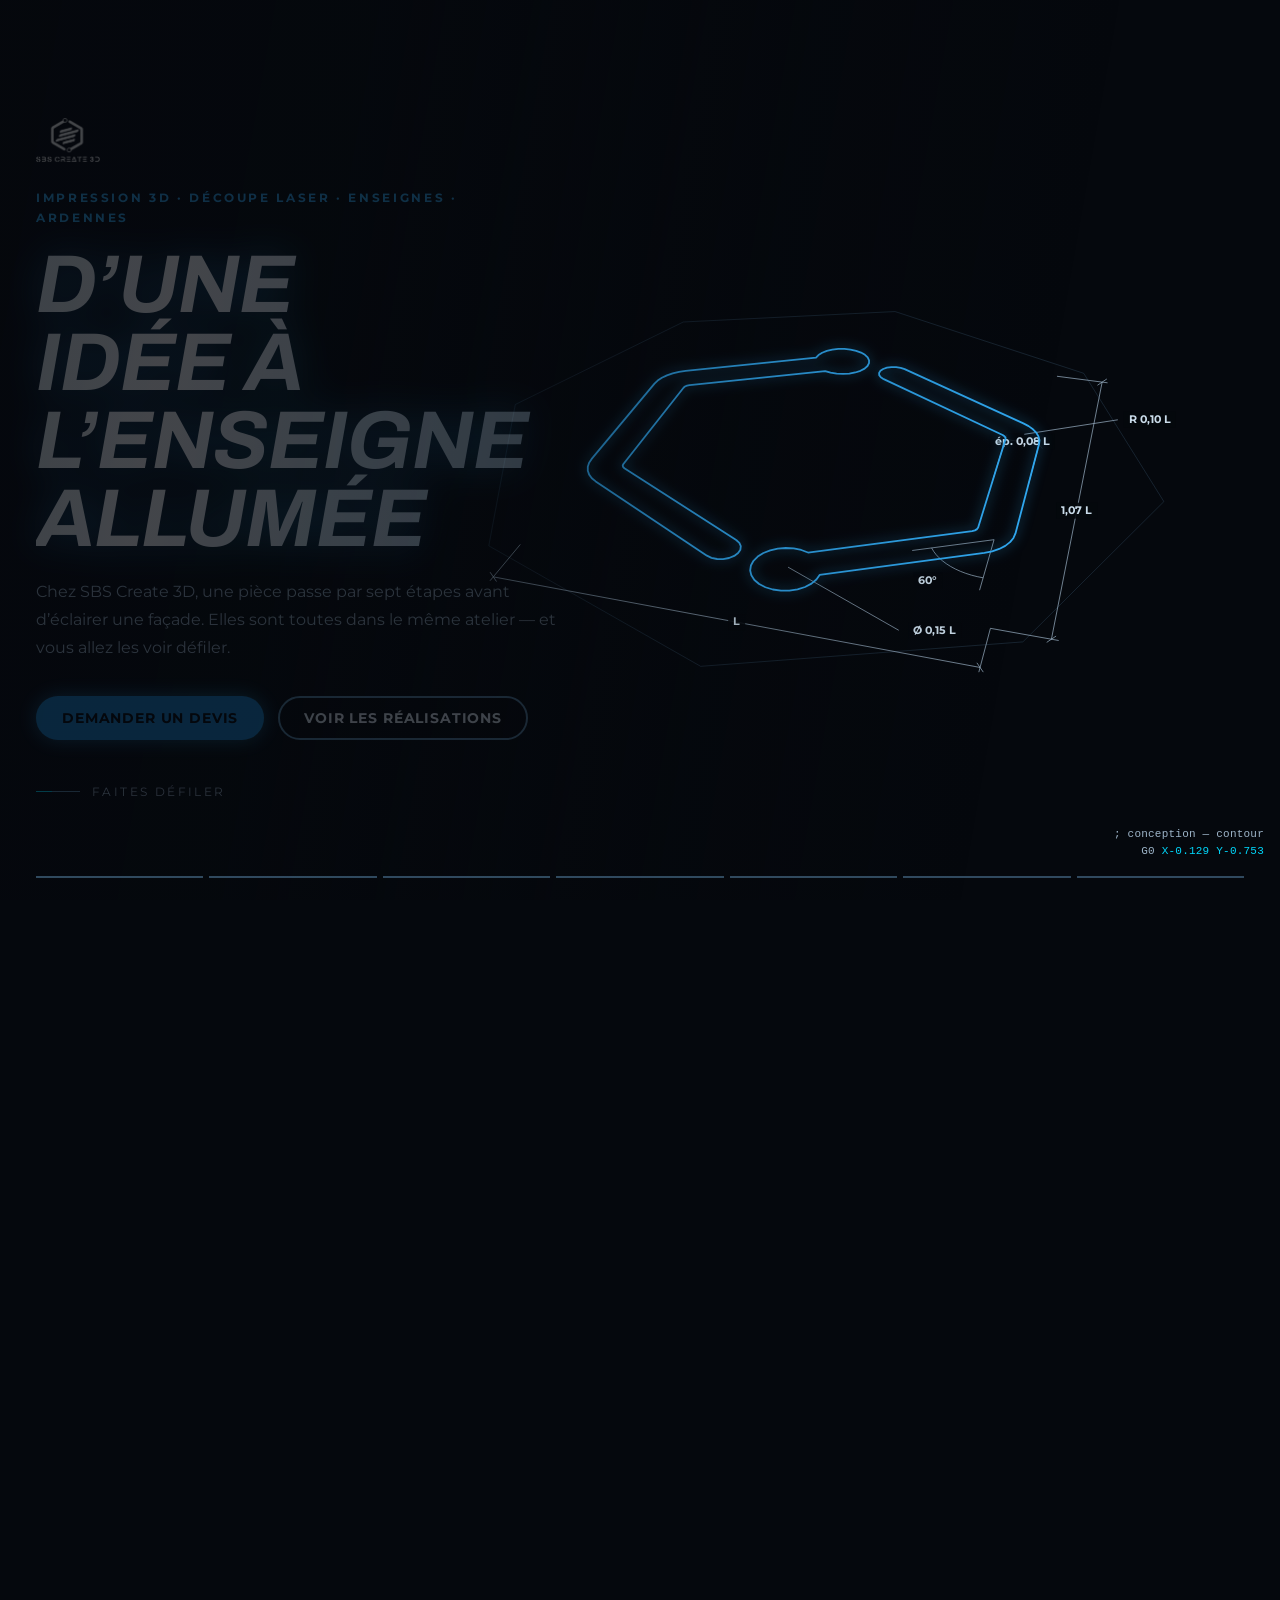
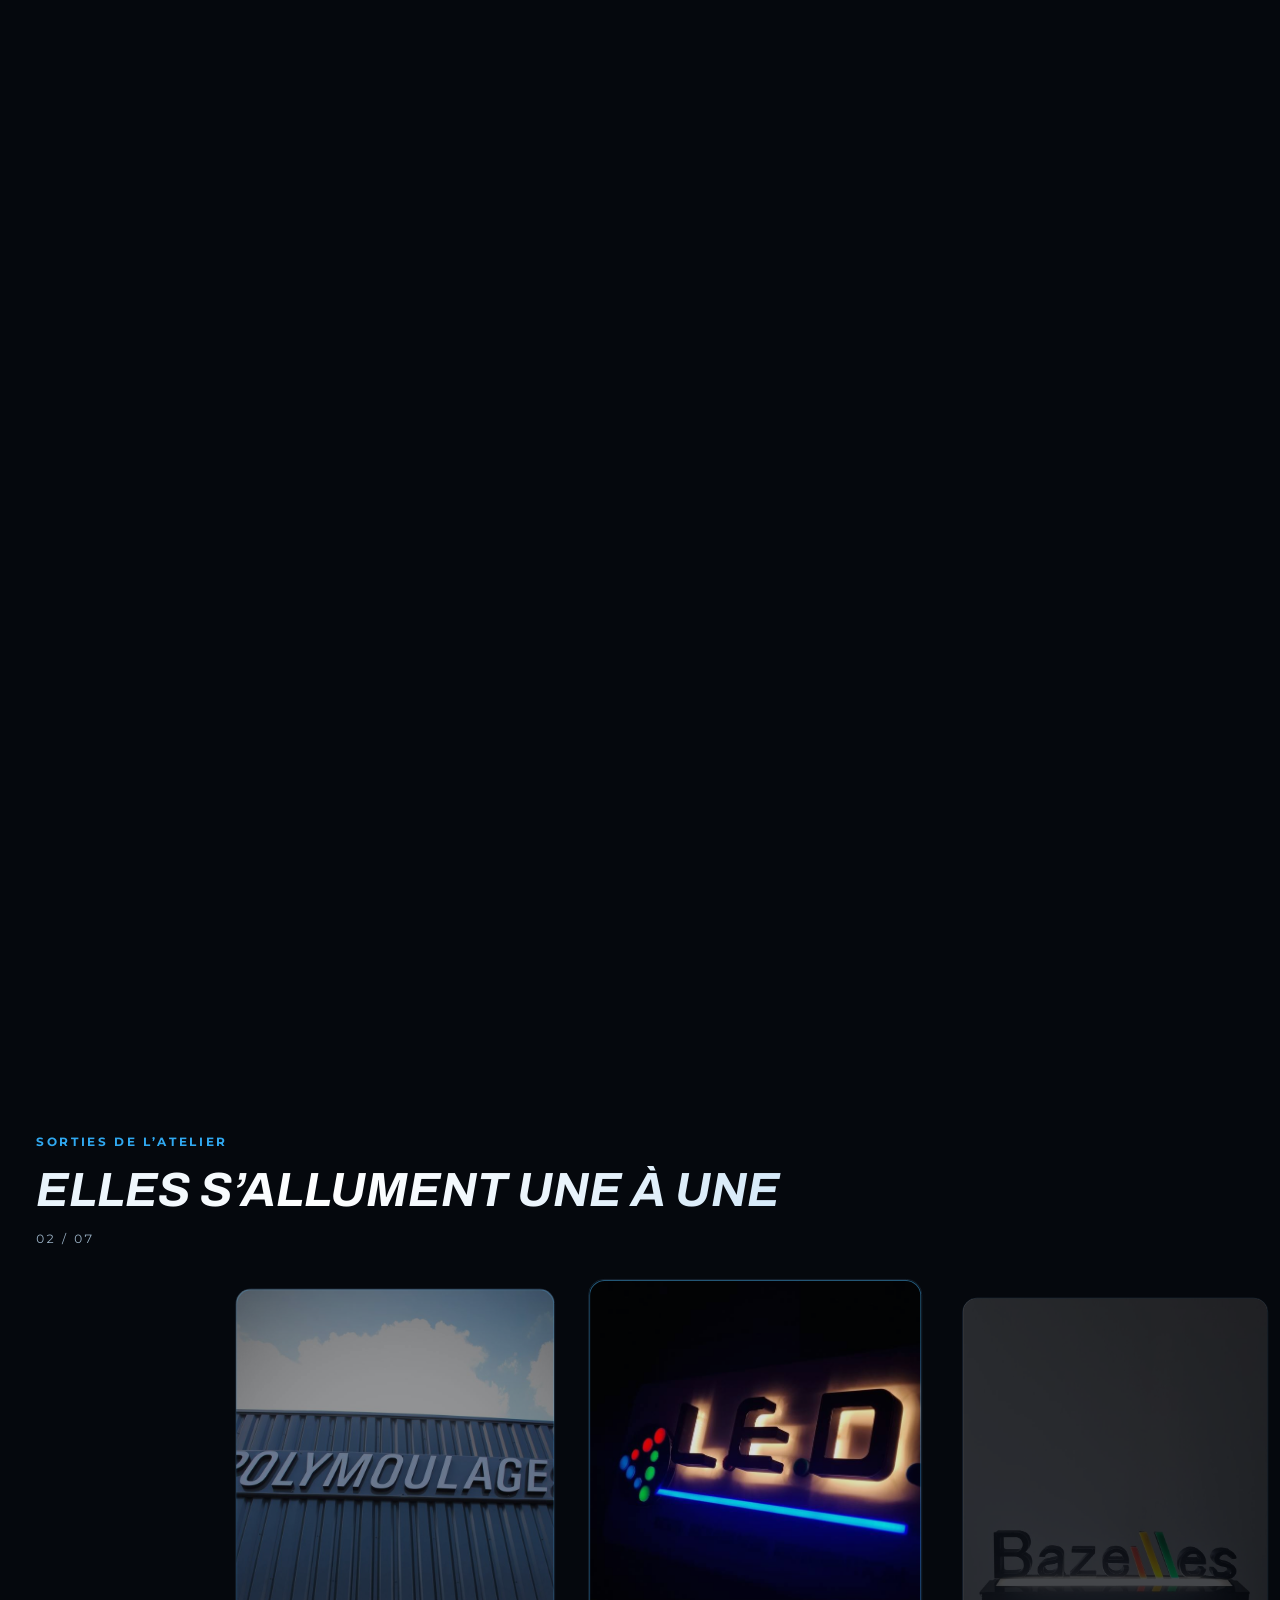
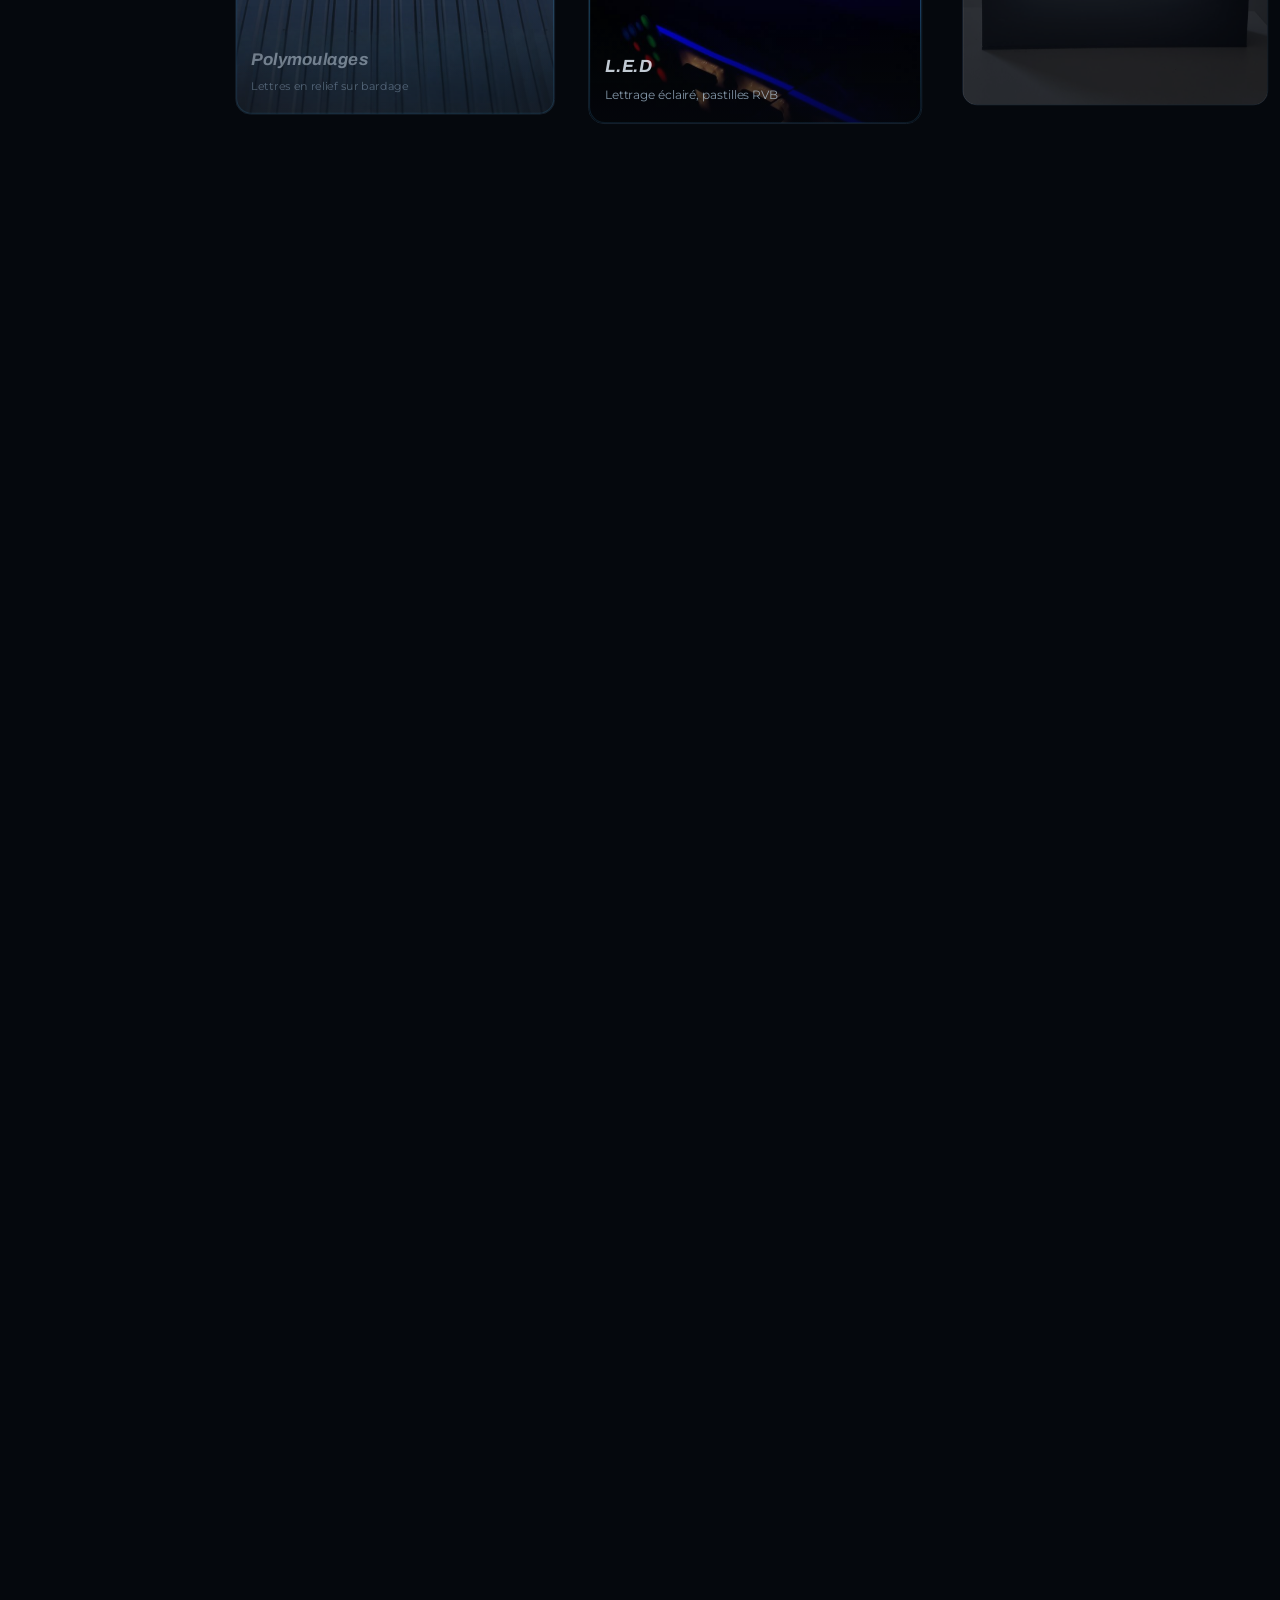
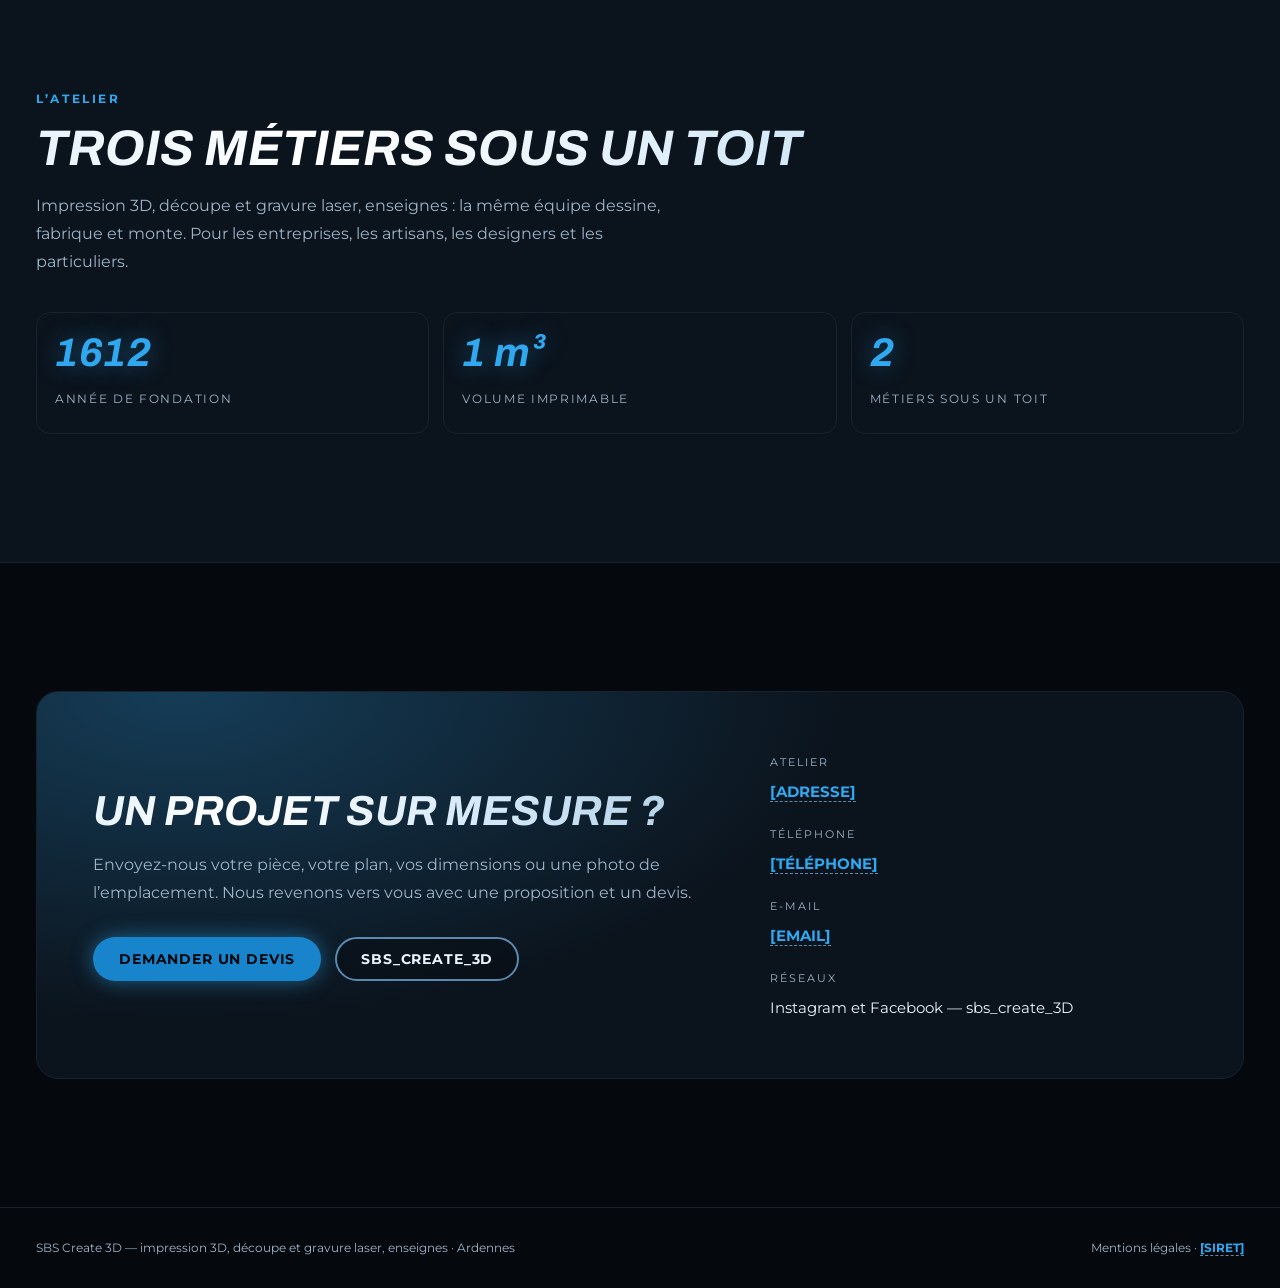
<file: index.html>
<!doctype html>
<html lang="fr">
<head>
<meta charset="utf-8">
<meta name="viewport" content="width=device-width,initial-scale=1,viewport-fit=cover">
<meta name="color-scheme" content="dark">
<title>SBS Create 3D</title>
<meta name="description" content="SBS Create 3D, Ardennes : impression 3D jusqu'a 1 m3, decoupe et gravure laser, enseignes lumineuses.">
<meta name="theme-color" content="#05080d">
<meta property="og:title" content="SBS Create 3D">
<meta property="og:description" content="Impression 3D, decoupe laser, enseignes. Ardennes.">
<meta property="og:type" content="website">
<style>html,body{margin:0;background:#05080d}
[hidden]:not([hidden="until-found"]){display:none!important}</style>
</head>
<body>
<style>
  @font-face { font-family: "Archivo"; src: url("Archivo-Italic-Variable.woff2") format("woff2"); font-weight: 100 900; font-style: italic; font-display: swap; }
  @font-face { font-family: "Archivo"; src: url("Archivo-Variable.woff2") format("woff2"); font-weight: 100 900; font-style: normal; font-display: swap; }
  @font-face { font-family: "Montserrat"; src: url("Montserrat-Regular.woff2") format("woff2"); font-weight: 400; font-style: normal; font-display: swap; }
  @font-face { font-family: "Montserrat"; src: url("Montserrat-Bold.woff2") format("woff2"); font-weight: 700; font-style: normal; font-display: swap; }

  :root {
    --nuit: #05080d;
    --nuit-2: #0b131c;
    --led: #30a8f0;
    --led-fonce: #1884cc;
    --led-vif: #4dbcff;
    --cyan: #00d8fc;
    --encre: #eaf4ff;
    --douce: #9db4c8;
    --sur-led: #04070c;
    --contour: #17222e;
    --contour-fort: #5a89ad;
    --focus: #66d9ff;
    --titre: "Archivo", "Helvetica Neue", Arial, sans-serif;
    --texte: "Montserrat", "Segoe UI", Arial, sans-serif;
    --gutter: 16px;
    --max: 1240px;
    --courbe: cubic-bezier(0.4, 0, 0.2, 1);
  }

  * { box-sizing: border-box; }

  body {
    margin: 0;
    background: var(--nuit);
    color: var(--encre);
    font-family: var(--texte);
    font-size: 16px;
    line-height: 28px;
    -webkit-font-smoothing: antialiased;
    overflow-x: hidden;
  }
  img { max-width: 100%; display: block; }
  a { color: var(--led); }
  a:focus-visible, button:focus-visible { outline: 2px solid var(--focus); outline-offset: 3px; }

  .enveloppe { width: 100%; max-width: var(--max); margin-inline: auto; padding-inline: var(--gutter); }

  .tete {
    position: fixed; top: 0; left: 0; height: 2px; width: 100%; z-index: 60;
    transform-origin: 0 50%; transform: scaleX(0);
    background: linear-gradient(90deg, var(--led-fonce), var(--cyan));
    box-shadow: 0 0 12px var(--led);
  }

  .barre {
    position: fixed; top: env(safe-area-inset-top, 0px); left: 0; right: 0; z-index: 50;
    background: rgba(5, 8, 13, 0.76); backdrop-filter: blur(12px);
    border-bottom: 1px solid var(--contour);
    transform: translateY(-130%); opacity: 0; pointer-events: none;
    transition: transform 420ms var(--courbe), opacity 420ms var(--courbe);
  }
  .barre.visible { transform: none; opacity: 1; pointer-events: auto; }
  .barre__inner { display: flex; align-items: center; justify-content: space-between; gap: 16px; padding-block: 13px; }
  .barre img { height: 28px; width: auto; }
  .nav { display: flex; align-items: center; gap: 24px; }
  .nav a { color: var(--encre); text-decoration: none; font-size: 14px; }
  .nav a:hover { color: var(--led); }
  @media (max-width: 760px) {
    .nav__lien { display: none; }
    .barre .bouton { padding: 10px 16px; font-size: 12px; letter-spacing: 0.04em; }
  }

  .bouton {
    display: inline-flex; align-items: center; justify-content: center; gap: 10px;
    border: 2px solid transparent; border-radius: 9999px; padding: 12px 24px;
    font-family: var(--texte); font-size: 14px; line-height: 16px; font-weight: 700;
    letter-spacing: 0.06em; text-transform: uppercase; text-decoration: none; cursor: pointer;
    position: relative; overflow: hidden;
    transition: background-color 180ms var(--courbe), box-shadow 180ms var(--courbe), color 180ms var(--courbe), border-color 180ms var(--courbe);
  }
  .bouton--primaire { background: var(--led-fonce); color: var(--sur-led); box-shadow: 0 0 20px rgba(48,168,240,0.5); }
  .bouton--primaire:hover { background: var(--led-vif); box-shadow: 0 0 34px rgba(48,168,240,0.75); }
  .bouton--fantome { background: rgba(5,8,13,0.4); color: var(--encre); border-color: var(--contour-fort); }
  .bouton--fantome:hover { border-color: var(--led); color: var(--led); }
  .bouton::after {
    content: ""; position: absolute; top: 0; bottom: 0; width: 40%; left: -55%;
    transform: skewX(-16deg);
    background: linear-gradient(90deg, transparent, rgba(255,255,255,0.35), transparent);
    transition: left 320ms var(--courbe);
  }
  .bouton:hover::after { left: 120%; }

  .metal {
    font-family: var(--titre); font-style: italic; font-weight: 700; margin: 0;
    color: var(--encre); text-wrap: balance;
  }
  @supports (background-clip: text) or (-webkit-background-clip: text) {
    .metal {
      background-image: linear-gradient(100deg, #7fa8c6 0%, #cfe6f7 26%, #ffffff 46%, #cfe6f7 64%, #7fa8c6 100%);
      background-size: 240% 100%; background-position: 62% 0;
      -webkit-background-clip: text; background-clip: text;
      color: transparent; -webkit-text-fill-color: transparent;
    }
  }
  .halo { filter: drop-shadow(0 0 20px rgba(48,168,240,0.55)); }
  .oeil {
    font-size: 12px; line-height: 20px; font-weight: 700; letter-spacing: 0.22em;
    text-transform: uppercase; color: var(--led); margin: 0 0 14px;
  }
  .intro { color: var(--douce); max-width: 60ch; margin: 18px 0 0; }
  .bloc { padding-block: clamp(72px, 11vw, 128px); }

  /* ——————— La scène : c'est l'entrée du site ——————— */
  .recit { position: relative; height: 820svh; }
  .scene { position: sticky; top: 0; height: 100svh; min-height: 540px; overflow: hidden; }
  .scene__toile { position: absolute; inset: 0; width: 100%; height: 100%; display: block; }
  .scene__photo {
    position: absolute; inset: 0; width: 100%; height: 100%; object-fit: cover; opacity: 0;
  }
  .scene__scrim {
    position: absolute; inset: 0;
    background: linear-gradient(100deg, rgba(5,8,13,0.94) 0%, rgba(5,8,13,0.86) 26%, rgba(5,8,13,0.24) 56%, rgba(5,8,13,0) 78%);
  }
  .scene__cadre {
    position: relative; height: 100%; width: 100%; max-width: var(--max);
    margin-inline: auto; padding-inline: var(--gutter);
    display: flex; flex-direction: column; justify-content: center;
  }
  .scene__texte { position: relative; width: min(100%, 520px); min-height: 360px; }
  .chapitre { position: absolute; inset: 0; display: grid; gap: 4px; align-content: center; }
  .js .chapitre { opacity: 0; pointer-events: none; }
  .js .chapitre.actif { pointer-events: auto; }
  .chapitre__num {
    font-size: 12px; font-weight: 700; letter-spacing: 0.24em; color: var(--led);
    display: flex; align-items: center; gap: 12px; margin: 0;
  }
  .chapitre__num::before { content: ""; width: 26px; height: 1px; background: var(--led); box-shadow: 0 0 8px var(--led); }
  .chapitre__titre {
    font-family: var(--titre); font-style: italic; font-weight: 700;
    font-size: clamp(30px, 4.4vw, 52px); line-height: 1.02; margin: 14px 0 0;
    text-transform: uppercase; letter-spacing: -0.012em; color: var(--encre);
  }
  .chapitre__texte { margin: 16px 0 0; color: var(--douce); }
  .t-court { display: none; }
  .chapitre__note {
    margin: 18px 0 0; padding-left: 16px; border-left: 2px solid var(--led-fonce);
    font-size: 14px; line-height: 24px; color: var(--encre);
  }
  .chapitre--ouverture .chapitre__titre {
    font-size: clamp(38px, 6.6vw, 82px); line-height: 0.95; margin: 0;
  }
  .affiche__logo { height: 44px; width: auto; margin-bottom: 22px; }
  @media (max-width: 900px) { .affiche__logo { height: 36px; margin-bottom: 16px; } }
  .etapes { opacity: 0; transition: opacity 420ms var(--courbe); }
  .etapes.visible { opacity: 1; }
  .actions { display: flex; flex-wrap: wrap; gap: 14px; margin-top: 30px; }
  .indice {
    display: flex; align-items: center; gap: 12px; margin: 34px 0 0;
    font-size: 12px; letter-spacing: 0.2em; text-transform: uppercase; color: var(--douce);
  }
  .indice__rail { position: relative; width: 44px; height: 1px; background: var(--contour-fort); overflow: hidden; }
  .indice__rail::after {
    content: ""; position: absolute; inset: 0; width: 16px;
    background: var(--cyan); box-shadow: 0 0 10px var(--cyan);
    animation: glisse 1.9s var(--courbe) infinite;
  }
  @keyframes glisse { 0% { transform: translateX(-16px); } 100% { transform: translateX(44px); } }

  .etapes {
    position: absolute; left: var(--gutter); right: var(--gutter);
    bottom: calc(22px + env(safe-area-inset-bottom, 0px));
    display: flex; gap: 6px; list-style: none; margin: 0 auto; padding: 0;
    max-width: calc(var(--max) - var(--gutter) * 2); width: 100%;
  }
  .etapes li { flex: 1; height: 2px; background: rgba(90,137,173,0.3); position: relative; overflow: hidden; }
  .etapes li::after {
    content: ""; position: absolute; inset: 0; background: var(--led); box-shadow: 0 0 8px var(--led);
    transform: scaleX(0); transform-origin: 0 50%;
  }
  .console {
    position: absolute; right: var(--gutter); bottom: calc(40px + env(safe-area-inset-bottom, 0px));
    margin: 0; font: 11px/17px ui-monospace, "SF Mono", Menlo, Consolas, monospace;
    color: var(--douce); text-align: right; letter-spacing: 0.02em; opacity: 0;
    transition: opacity 320ms var(--courbe); pointer-events: none; white-space: pre;
  }
  .console.visible { opacity: 1; }
  .console b { color: var(--cyan); font-weight: 400; }
  @media (max-width: 900px) { .console { display: none; } }
  @media (max-width: 900px) {
    .recit { height: 620svh; }
    .scene__scrim {
      background: linear-gradient(180deg, rgba(5,8,13,0.72) 0%, rgba(5,8,13,0.18) 30%, rgba(5,8,13,0.86) 62%, rgba(5,8,13,0.96) 100%);
    }
    .scene__cadre { justify-content: flex-end; padding-bottom: calc(56px + env(safe-area-inset-bottom, 0px)); }
    .scene__texte { width: 100%; min-height: 292px; }
    .chapitre { align-content: end; }
    .chapitre__titre { font-size: clamp(26px, 7.4vw, 34px); line-height: 1.06; margin-top: 10px; }
    .chapitre--ouverture .chapitre__titre { font-size: clamp(31px, 8.6vw, 44px); line-height: 1; }
    .chapitre__texte { font-size: 15px; line-height: 25px; margin-top: 12px; }
    .chapitre__note { display: none; }
    .t-long { display: none; }
    .t-court { display: inline; }
    .chapitre--ouverture .chapitre__texte { font-size: 15.5px; line-height: 26px; }
    .actions { margin-top: 22px; gap: 10px; }
    .indice { margin-top: 20px; }
    .oeil { font-size: 11px; letter-spacing: 0.18em; margin-bottom: 10px; }
  }

  /* ——————— Le mur d'enseignes ——————— */
  .defile { position: relative; height: 420svh; }
  .defile__scene {
    position: sticky; top: 0; height: 100svh; min-height: 520px;
    display: flex; flex-direction: column; justify-content: center; gap: 22px; overflow: hidden;
  }
  .defile__entete { width: 100%; max-width: var(--max); margin-inline: auto; padding-inline: var(--gutter); }
  .defile__compte {
    font-size: 12px; letter-spacing: 0.2em; text-transform: uppercase; color: var(--douce);
    margin: 10px 0 0; font-variant-numeric: tabular-nums;
  }
  .rail { display: flex; gap: 20px; padding-inline: 44vw; width: max-content; will-change: transform; }
  .piece {
    position: relative; margin: 0; overflow: hidden; border-radius: 16px;
    background: var(--nuit-2); border: 1px solid var(--contour);
    width: clamp(230px, 27vw, 340px); flex: none;
    transform: scale(calc(0.9 + 0.1 * var(--on, 0)));
  }
  .piece img { width: 100%; height: 100%; object-fit: cover; aspect-ratio: 3 / 4; }
  .piece__voile { position: absolute; inset: 0; background: rgba(5, 8, 13, 0.74); opacity: calc(1 - var(--on, 0)); pointer-events: none; }
  .piece__lueur {
    position: absolute; inset: 0; border-radius: inherit; pointer-events: none;
    box-shadow: 0 0 46px rgba(48, 168, 240, 0.45), inset 0 0 0 1px rgba(77, 188, 255, 0.55);
    opacity: var(--on, 0);
  }
  .piece figcaption {
    position: absolute; inset-inline: 0; bottom: 0; padding: 44px 16px 16px;
    background: linear-gradient(180deg, transparent, rgba(5,8,13,0.94)); opacity: var(--on, 0);
  }
  .piece__titre { font-family: var(--titre); font-style: italic; font-weight: 700; font-size: 18px; color: var(--encre); display: block; }
  .piece__note { font-size: 12px; line-height: 18px; color: var(--douce); }
  @media (max-width: 760px) {
    .defile { height: 380svh; }
    .rail { padding-inline: 19vw; gap: 14px; }
    .piece { width: 62vw; }
  }

  /* ——————— Atelier et contact ——————— */
  .chiffres { display: flex; flex-wrap: wrap; gap: 14px; margin: 36px 0 0; padding: 0; list-style: none; }
  .chiffre { flex: 1 1 160px; border: 1px solid var(--contour); border-radius: 14px; padding: 20px 18px; background: var(--nuit-2); }
  .chiffre__val {
    font-family: var(--titre); font-style: italic; font-weight: 700; font-size: 40px; line-height: 1;
    color: var(--led); font-variant-numeric: tabular-nums; text-shadow: 0 0 24px rgba(48,168,240,0.45);
  }
  .chiffre__mot { display: block; margin-top: 10px; font-size: 12px; letter-spacing: 0.14em; text-transform: uppercase; color: var(--douce); }

  .contact {
    position: relative; border-radius: 22px; overflow: hidden;
    background: radial-gradient(90% 140% at 12% 0%, rgba(48,168,240,0.28), transparent 62%), var(--nuit-2);
    border: 1px solid var(--contour); padding: clamp(32px, 5vw, 56px);
    display: grid; grid-template-columns: 1.2fr 0.8fr; gap: clamp(24px, 4vw, 52px); align-items: center;
  }
  @media (max-width: 820px) { .contact { grid-template-columns: 1fr; } }
  .coordonnees { margin: 0; display: grid; gap: 14px; font-size: 15px; }
  .coordonnees dt { font-size: 11px; letter-spacing: 0.18em; text-transform: uppercase; color: var(--douce); }
  .coordonnees dd { margin: 2px 0 0; }
  .a-remplir { color: var(--led); border-bottom: 1px dashed var(--contour-fort); font-weight: 700; }

  .pied { border-top: 1px solid var(--contour); }
  .pied__inner { padding-block: 26px; display: flex; flex-wrap: wrap; gap: 12px 24px; justify-content: space-between; font-size: 12px; color: var(--douce); }

  .js .dep { opacity: 0; transform: translateY(24px); }
  .js .dep.vu {
    opacity: 1; transform: none;
    transition: opacity 600ms var(--courbe), transform 600ms var(--courbe);
    transition-delay: calc(var(--i, 0) * 90ms);
  }

  @media (prefers-reduced-motion: reduce) {
    .js .dep, .js .dep.vu { opacity: 1; transform: none; transition: none; }
    .indice__rail::after { animation: none; }
    .tete { display: none; }
    .recit, .defile { height: auto; }
    .barre { position: sticky; background: rgba(5,8,13,0.86); border-bottom-color: var(--contour); }
    .scene { position: static; height: auto; padding-block: 40px; }
    .scene__toile { position: relative; height: 60svh; }
    .scene__scrim, .scene__photo { display: none; }
    .scene__cadre { display: block; padding-block: 20px; }
    .scene__texte { width: 100%; min-height: 0; }
    .js .chapitre { position: static; opacity: 1 !important; margin-bottom: 36px; }
    .etapes, .console { display: none; }
    .defile__scene { position: static; height: auto; }
    .rail { overflow-x: auto; width: auto; padding-inline: var(--gutter); transform: none !important; }
    .piece { transform: none; }
    .piece__voile { opacity: 0; }
    .piece figcaption, .piece__lueur { opacity: 1; }
  }
</style>

<div class="tete" id="tete" aria-hidden="true"></div>

<header class="barre" id="barre">
  <div class="enveloppe barre__inner">
    <a href="#haut" aria-label="SBS Create 3D — haut de page"><img src="logo-blanc.png" alt="SBS Create 3D" width="520" height="358"></a>
    <nav class="nav">
      <a class="nav__lien" href="#realisations">Réalisations</a>
      <a class="nav__lien" href="#atelier">L’atelier</a>
      <a class="bouton bouton--primaire" href="#contact">Demander un devis</a>
    </nav>
  </div>
</header>

<main id="haut">

  <section class="recit" id="recit">
    <div class="scene">
      <img class="scene__photo" id="scenePhoto" src="facade.jpg" alt="Lettrage de façade SBS Create 3D sur bardage bleu, de nuit" width="908" height="1613" fetchpriority="low" decoding="async">
      <canvas class="scene__toile" id="toile" aria-hidden="true"></canvas>
      <img id="motReel" src="mot-sbs-blanc.png" alt="" width="2069" height="173" hidden>
      <div class="scene__scrim"></div>

      <div class="scene__cadre">
        <div class="scene__texte">

          <article class="chapitre chapitre--ouverture actif" data-chapitre="0">
            <img class="affiche__logo" src="logo-blanc.png" alt="SBS Create 3D" width="520" height="358">
            <p class="oeil">Impression 3D · Découpe laser · Enseignes · Ardennes</p>
            <h1 class="metal halo chapitre__titre">D’une idée à l’enseigne allumée</h1>
            <p class="chapitre__texte"><span class="t-long">Chez SBS Create 3D, une pièce passe par sept étapes avant d’éclairer une façade. Elles sont toutes dans le même atelier — et vous allez les voir défiler.</span><span class="t-court">Sept étapes séparent une idée d’une façade allumée. Elles sont toutes dans le même atelier.</span></p>
            <div class="actions">
              <a class="bouton bouton--primaire" href="#contact">Demander un devis</a>
              <a class="bouton bouton--fantome" href="#realisations">Voir les réalisations</a>
            </div>
            <p class="indice"><span class="indice__rail"></span>Faites défiler</p>
          </article>

          <article class="chapitre" data-chapitre="1">
            <p class="chapitre__num">01 — Le besoin</p>
            <h2 class="chapitre__titre">Une matrice qu’on ne trouve nulle part</h2>
            <p class="chapitre__texte"><span class="t-long">En 2023, l’atelier naît d’un problème concret : fabriquer des matrices de moules sur mesure, avec la précision et la réactivité que la sous-traitance ne permettait pas. La pièce est dessinée en volume, cote par cote.</span><span class="t-court">Tout part d’une pièce que personne ne fabrique : une matrice de moule sur mesure, dessinée en volume, cote par cote.</span></p>
            <p class="chapitre__note">Conception, modélisation, fabrication — dans cet ordre, sous le même toit.</p>
          </article>

          <article class="chapitre" data-chapitre="2">
            <p class="chapitre__num">02 — Le tranchage</p>
            <h2 class="chapitre__titre">Le volume devient des tranches</h2>
            <p class="chapitre__texte"><span class="t-long">Avant d’imprimer, le modèle est tranché : le logiciel le découpe en strates horizontales et calcule, pour chacune, le chemin que suivra la buse. L’épaisseur de couche arbitre entre finesse de surface et temps de fabrication.</span><span class="t-court">Le logiciel découpe le modèle en strates et calcule, pour chacune, le chemin de la buse.</span></p>
            <p class="chapitre__note">C’est ici que se joue la qualité du rendu, pas à l’impression.</p>
          </article>

          <article class="chapitre" data-chapitre="3">
            <p class="chapitre__num">03 — L’impression</p>
            <h2 class="chapitre__titre">Déposée couche après couche</h2>
            <p class="chapitre__texte"><span class="t-long">La fabrication additive construit la pièce par empilement, sans moule ni outillage. Petit format pour les prototypes, les pièces mécaniques et les outillages ; grand format pour les structures, les maquettes architecturales et le mobilier.</span><span class="t-court">La pièce se construit par empilement, sans moule ni outillage. Jusqu’à 1 m³ d’un seul tenant.</span></p>
            <p class="chapitre__note">Jusqu’à 1 m³ d’un seul tenant. Pièce unique, sur mesure ou série.</p>
          </article>

          <article class="chapitre" data-chapitre="4">
            <p class="chapitre__num">04 — La découpe</p>
            <h2 class="chapitre__titre">Le laser détoure la pièce</h2>
            <p class="chapitre__texte"><span class="t-long">La pièce se présente de face, et le laser reprend la main : formes complexes sur bois, acrylique, plastique, cuir et métal. Le faisceau suit le contour, la saignée reste nette, la découpe se détache de la plaque.</span><span class="t-court">Le faisceau suit le contour : bois, acrylique, plastique, cuir, métal. La saignée reste nette.</span></p>
            <p class="chapitre__note">Une même machine découpe et grave — deux réglages, deux métiers.</p>
          </article>

          <article class="chapitre" data-chapitre="5">
            <p class="chapitre__num">05 — La gravure</p>
            <h2 class="chapitre__titre">La marque entre dans la matière</h2>
            <p class="chapitre__texte"><span class="t-long">À puissance réduite, le faisceau balaie la surface et grave le motif ligne à ligne. Plaques signalétiques, logotages, objets publicitaires, trophées, pièces industrielles : le marquage ne se décolle pas, il fait partie de la pièce.</span><span class="t-court">À puissance réduite, le laser grave le motif dans la matière. Un marquage gravé ne se décolle pas.</span></p>
            <p class="chapitre__note">Un trophée gravé ne vieillit pas comme un autocollant.</p>
          </article>

          <article class="chapitre" data-chapitre="6">
            <p class="chapitre__num">06 — Le montage</p>
            <h2 class="chapitre__titre">La LED entre dans le boîtier</h2>
            <p class="chapitre__texte"><span class="t-long">La pièce devient lettre boîtier, caisson, enseigne drapeau ou totem. Le module LED est posé à l’intérieur, puis la face diffusante referme le volume : éclairage direct, rétroéclairage, simple ou double face.</span><span class="t-court">Le module LED se pose à l’intérieur, la face diffusante referme le boîtier.</span></p>
            <p class="chapitre__note">C’est le montage qui sépare une lettre éclairée d’une lettre bien éclairée.</p>
          </article>

          <article class="chapitre" data-chapitre="7">
            <p class="chapitre__num">07 — La pose</p>
            <h2 class="chapitre__titre">Et la façade s’allume</h2>
            <p class="chapitre__texte"><span class="t-long">L’ensemble part se poser sur le bâtiment du client : bardage, vitrine, totem en bord de route. Le soir, l’enseigne fait son travail — elle se voit de loin et elle tient dans le temps.</span><span class="t-court">L’enseigne part se poser sur la façade. Le soir, elle se voit de loin.</span></p>
            <p class="chapitre__note">C’est de là que vient le bleu de la marque : celui de leurs propres enseignes, la nuit.</p>
          </article>

        </div>
      </div>

      <ol class="etapes" id="etapes" aria-hidden="true">
        <li></li><li></li><li></li><li></li><li></li><li></li><li></li>
      </ol>
      <pre class="console" id="console" aria-hidden="true"></pre>
    </div>
  </section>

  <section class="defile" id="realisations">
    <div class="defile__scene">
      <div class="defile__entete">
        <p class="oeil">Sorties de l’atelier</p>
        <h2 class="metal" style="font-size: clamp(28px, 4.6vw, 48px); text-transform: uppercase; line-height: 1.02;">Elles s’allument une à une</h2>
        <p class="defile__compte" id="compteur">01 / 07</p>
      </div>
      <div class="rail" id="rail">
        <figure class="piece">
          <img src="polymoulages.jpg" alt="Lettres en relief blanches posées sur le bardage d’un bâtiment industriel" loading="lazy" decoding="async" width="1100" height="1100">
          <span class="piece__voile"></span><span class="piece__lueur"></span>
          <figcaption><span class="piece__titre">Polymoulages</span><span class="piece__note">Lettres en relief sur bardage</span></figcaption>
        </figure>
        <figure class="piece">
          <img src="led-couleur.jpg" alt="Lettrage L.E.D avec pastilles de couleur et néon bleu sur fond noir" loading="lazy" decoding="async" width="681" height="1042">
          <span class="piece__voile"></span><span class="piece__lueur"></span>
          <figcaption><span class="piece__titre">L.E.D</span><span class="piece__note">Lettrage éclairé, pastilles RVB</span></figcaption>
        </figure>
        <figure class="piece">
          <img src="bazeilles.jpg" alt="Enseigne lumineuse Bazeilles sur socle, lettrage noir et bandes de couleur" loading="lazy" decoding="async" width="908" height="1613">
          <span class="piece__voile"></span><span class="piece__lueur"></span>
          <figcaption><span class="piece__titre">Bazeilles</span><span class="piece__note">Enseigne lumineuse sur socle</span></figcaption>
        </figure>
        <figure class="piece">
          <img src="trophee-sedan.jpg" alt="Trophée en acrylique bleu gravé, Sedan Sprint Club, sur socle noir" loading="lazy" decoding="async" width="908" height="1613">
          <span class="piece__voile"></span><span class="piece__lueur"></span>
          <figcaption><span class="piece__titre">Sedan Sprint Club</span><span class="piece__note">Trophée gravé, XCO du Bannet</span></figcaption>
        </figure>
        <figure class="piece">
          <img src="trophee-bazeilles.jpg" alt="Trophée acrylique du club U.S. Bazeilles, 90 ans, sur socle noir" loading="lazy" decoding="async" width="615" height="615">
          <span class="piece__voile"></span><span class="piece__lueur"></span>
          <figcaption><span class="piece__titre">U.S. Bazeilles</span><span class="piece__note">Trophée acrylique, 90 ans du club</span></figcaption>
        </figure>
        <figure class="piece">
          <img src="disque-plexi.jpg" alt="Logo découpé en acrylique blanc sur un disque bleu, posé sur un mur clair" loading="lazy" decoding="async" width="681" height="925">
          <span class="piece__voile"></span><span class="piece__lueur"></span>
          <figcaption><span class="piece__titre">Disque plexi</span><span class="piece__note">Découpe laser, deux épaisseurs</span></figcaption>
        </figure>
        <figure class="piece">
          <img src="enseigne-sbs.jpg" alt="Enseigne SBS Create 3D en disque rétroéclairé, allumée dans le noir" loading="lazy" decoding="async" width="922" height="1383">
          <span class="piece__voile"></span><span class="piece__lueur"></span>
          <figcaption><span class="piece__titre">Disque rétroéclairé</span><span class="piece__note">Caisson rond, diffusion homogène</span></figcaption>
        </figure>
      </div>
    </div>
  </section>

  <section class="bloc" id="atelier" style="background: var(--nuit-2); border-block: 1px solid var(--contour);">
    <div class="enveloppe">
      <p class="oeil dep">L’atelier</p>
      <h2 class="metal dep" style="--i:1; font-size: clamp(30px, 5vw, 50px); text-transform: uppercase; line-height: 1.02;">Trois métiers sous un toit</h2>
      <p class="intro dep" style="--i:2">Impression 3D, découpe et gravure laser, enseignes : la même équipe dessine, fabrique et monte. Pour les entreprises, les artisans, les designers et les particuliers.</p>
      <ul class="chiffres">
        <li class="chiffre dep" style="--i:0"><span class="chiffre__val" data-compte="2023">2023</span><span class="chiffre__mot">Année de fondation</span></li>
        <li class="chiffre dep" style="--i:1"><span class="chiffre__val" data-compte="1" data-suffixe=" m³">1 m³</span><span class="chiffre__mot">Volume imprimable</span></li>
        <li class="chiffre dep" style="--i:2"><span class="chiffre__val" data-compte="3">3</span><span class="chiffre__mot">Métiers sous un toit</span></li>
      </ul>
    </div>
  </section>

  <section class="bloc" id="contact">
    <div class="enveloppe">
      <div class="contact dep">
        <div>
          <h2 class="metal" style="font-size: clamp(26px, 4vw, 42px); text-transform: uppercase; line-height: 1.05;">Un projet sur mesure ?</h2>
          <p class="intro">Envoyez-nous votre pièce, votre plan, vos dimensions ou une photo de l’emplacement. Nous revenons vers vous avec une proposition et un devis.</p>
          <div class="actions">
            <a class="bouton bouton--primaire" href="#contact">Demander un devis</a>
            <a class="bouton bouton--fantome" href="https://www.instagram.com/sbs_create_3D">sbs_create_3D</a>
          </div>
        </div>
        <dl class="coordonnees">
          <div><dt>Atelier</dt><dd><span class="a-remplir">[ADRESSE]</span></dd></div>
          <div><dt>Téléphone</dt><dd><span class="a-remplir">[TÉLÉPHONE]</span></dd></div>
          <div><dt>E-mail</dt><dd><span class="a-remplir">[EMAIL]</span></dd></div>
          <div><dt>Réseaux</dt><dd>Instagram et Facebook — sbs_create_3D</dd></div>
        </dl>
      </div>
    </div>
  </section>

</main>

<footer class="pied">
  <div class="enveloppe pied__inner">
    <span>SBS Create 3D — impression 3D, découpe et gravure laser, enseignes · Ardennes</span>
    <span>Mentions légales · <span class="a-remplir">[SIRET]</span></span>
  </div>
</footer>

<script>
(function () {
  "use strict";
  document.documentElement.classList.add("js");
  var doux = window.matchMedia("(prefers-reduced-motion: reduce)").matches;

  var clamp = function (v, a, b) { return v < a ? a : v > b ? b : v; };
  var lisse = function (t) { return t * t * (3 - 2 * t); };
  var seg = function (p, a, b) { return clamp((p - a) / (b - a), 0, 1); };
  var doucement = function (p, a, b) { return lisse(seg(p, a, b)); };

  var aVoir = document.querySelectorAll(".dep");
  if ("IntersectionObserver" in window) {
    var obs = new IntersectionObserver(function (es) {
      es.forEach(function (e) { if (e.isIntersecting) { e.target.classList.add("vu"); obs.unobserve(e.target); } });
    }, { threshold: 0.2, rootMargin: "0px 0px -8% 0px" });
    aVoir.forEach(function (el) { obs.observe(el); });
  } else { aVoir.forEach(function (el) { el.classList.add("vu"); }); }

  if ("IntersectionObserver" in window && !doux) {
    var obsN = new IntersectionObserver(function (es) {
      es.forEach(function (e) {
        if (!e.isIntersecting) return;
        var el = e.target; obsN.unobserve(el);
        var cible = parseInt(el.getAttribute("data-compte"), 10);
        var suf = el.getAttribute("data-suffixe") || "";
        var t0 = performance.now();
        (function pas(t) {
          var pr = Math.min(1, (t - t0) / 1100);
          el.textContent = Math.round(cible * (1 - Math.pow(1 - pr, 3))) + suf;
          if (pr < 1) requestAnimationFrame(pas);
        })(t0);
      });
    }, { threshold: 0.6 });
    document.querySelectorAll("[data-compte]").forEach(function (el) { obsN.observe(el); });
  }

  var recit = document.getElementById("recit");
  var toile = document.getElementById("toile");
  var ctx = toile.getContext("2d");
  var photo = document.getElementById("scenePhoto");
  var motImg = document.getElementById("motReel");
  var logoPret = false;
  function verifieLogo() { logoPret = motImg.complete && motImg.naturalWidth > 0; }
  motImg.addEventListener("load", function () { verifieLogo(); relance(); });
  verifieLogo();
  var jalons = document.getElementById("etapes");
  var etapes = Array.prototype.slice.call(document.querySelectorAll("#etapes li"));
  var chapitres = Array.prototype.slice.call(document.querySelectorAll(".chapitre"));
  var barre = document.getElementById("barre");
  var rail = document.getElementById("rail");
  var defile = document.querySelector(".defile");
  var pieces = Array.prototype.slice.call(document.querySelectorAll(".piece"));
  var compteur = document.getElementById("compteur");
  var tete = document.getElementById("tete");

  var tactile = window.matchMedia("(pointer: coarse)").matches;
  /* sur telephone on ne mesure pas avant d'alleger : on demarre deja leger */
  var leger = tactile, FLOU = tactile ? 0.30 : 1, L = 0, H = 0, dpr = 1;
  var visX = 0, visY = 0, cibX = 0, cibY = 0;           // le regard : où est le pointeur, en douceur
  var consoleEl = document.getElementById("console"), consoleTxt = "";

  var dernL = 0, dernH = 0;
  function taille(force) {
    var r = toile.getBoundingClientRect();
    var nl = Math.round(r.width), nh = Math.round(r.height);
    if (!force && dernL === nl && Math.abs(dernH - nh) < 140 && dernH) return;
    dernL = nl; dernH = nh;
    dpr = Math.min(tactile ? 1.25 : (leger ? 1.5 : 2), window.devicePixelRatio || 1);
    L = Math.max(1, Math.round(r.width)); H = Math.max(1, Math.round(r.height));
    toile.width = Math.round(L * dpr); toile.height = Math.round(H * dpr);
    ctx.setTransform(dpr, 0, 0, dpr, 0, 0);
  }
  function flou(v) { ctx.shadowBlur = v * FLOU; }

  /* ————————————————————————————————————————————————
     UNE SEULE PIÈCE, EN VRAIE 3D.
     Les sommets vivent dans un espace à trois dimensions ; la caméra
     s'élève du trois-quarts à la vue de face en une seule course, et
     chaque étape ajoute un état à l'objet. Aucune scène ne remplace
     une autre : il n'y a rien à raccorder.
     ———————————————————————————————————————————————— */

  var GARDE = 0.075;                     // l'affiche tient pendant cette part du défilement
  var E0 = [0.00, 0.07, 0.20, 0.35, 0.52, 0.66, 0.78, 0.90];
  var ETAPES = E0.map(function (v, i) { return i === 0 ? 0 : GARDE + v * (1 - GARDE); });

  /* ————————————————————————————————————————————————
     LA PIÈCE EST LE LOGO.
     La marque a été remesurée sur le fichier d'origine — non pas décalquée
     pixel par pixel, mais reconstruite : les six côtés de l'hexagone sont
     des droites ajustées aux moindres carrés, les angles de vrais arcs de
     rayon constant, les pastilles de vrais cercles, les quatre barres des
     segments d'un seul et même angle. Les contours ci-dessous en sont
     l'échantillonnage à flèche constante : une droite ne coûte que deux
     points, une courbe juste ce qu'il faut pour qu'aucun facettage ne se
     voie. C'est cette forme-là qu'on trace, qu'on imprime couche par
     couche, qu'on découpe, qu'on grave et qu'on allume. Il n'y a rien à
     plaquer à la fin.
     ———————————————————————————————————————————————— */
  var LOGO = {"corps":[[[0.12167,-0.72775],[0.76701,-0.35533],[0.7767,-0.3472],[0.78302,-0.33624],[0.78522,-0.32379],[0.78524,0.40035],[0.78293,0.41311],[0.77629,0.42426],[0.76616,0.43237],[0.17037,0.75491],[0.13991,0.74608],[0.10824,0.7445],[0.07706,0.75024],[0.04803,0.763],[0.02272,0.78209],[0.00247,0.80649],[-0.01162,0.83489],[-0.01881,0.86578],[-0.0187,0.89749],[-0.0113,0.92832],[0.00299,0.95662],[0.02341,0.98088],[0.04886,0.9998],[0.07797,1.01235],[0.1092,1.01788],[0.14085,1.01607],[0.17125,1.00704],[0.19875,0.99125],[0.22188,0.96957],[0.23941,0.94315],[0.25039,0.9134],[0.25424,0.88193],[0.83835,0.56571],[0.86638,0.54712],[0.89064,0.52383],[0.91037,0.49659],[0.92494,0.46627],[0.93386,0.43384],[0.93687,0.40034],[0.93685,-0.32379],[0.93399,-0.35645],[0.9255,-0.38812],[0.91165,-0.41783],[0.89284,-0.44468],[0.86965,-0.46786],[0.8428,-0.48666],[0.19746,-0.85908],[0.17531,-0.86757],[0.15162,-0.86881],[0.12871,-0.86267],[0.10882,-0.84975],[0.0939,-0.83131],[0.0854,-0.80916],[0.08416,-0.78547],[0.09031,-0.76256],[0.10323,-0.74267]],[[-0.12946,0.75274],[-0.7748,0.38032],[-0.78449,0.37219],[-0.79081,0.36124],[-0.79301,0.34878],[-0.79303,-0.37535],[-0.79072,-0.38812],[-0.78408,-0.39926],[-0.77395,-0.40737],[-0.17816,-0.72991],[-0.1477,-0.72109],[-0.11604,-0.71951],[-0.08485,-0.72525],[-0.05583,-0.738],[-0.03051,-0.7571],[-0.01026,-0.7815],[0.00383,-0.8099],[0.01101,-0.84078],[0.0109,-0.87249],[0.00351,-0.90332],[-0.01079,-0.93163],[-0.0312,-0.95589],[-0.05665,-0.9748],[-0.08577,-0.98736],[-0.11699,-0.99288],[-0.14865,-0.99108],[-0.17904,-0.98204],[-0.20654,-0.96626],[-0.22967,-0.94457],[-0.2472,-0.91815],[-0.25818,-0.88841],[-0.26203,-0.85693],[-0.84614,-0.54072],[-0.87417,-0.52212],[-0.89844,-0.49883],[-0.91817,-0.47159],[-0.93273,-0.44128],[-0.94166,-0.40885],[-0.94466,-0.37535],[-0.94464,0.34879],[-0.94178,0.38145],[-0.9333,0.41311],[-0.91944,0.44282],[-0.90063,0.46967],[-0.87745,0.49285],[-0.85059,0.51165],[-0.20525,0.88407],[-0.1831,0.89257],[-0.15941,0.89381],[-0.1365,0.88766],[-0.11661,0.87474],[-0.10169,0.8563],[-0.09319,0.83416],[-0.09195,0.81047],[-0.0981,0.78756],[-0.11102,0.76767]]],"trous":[[[0.20913,0.88116],[0.20541,0.90703],[0.19455,0.93081],[0.17743,0.95057],[0.15544,0.96471],[0.13035,0.97207],[0.10421,0.97207],[0.07913,0.96471],[0.05714,0.95057],[0.04002,0.93081],[0.02916,0.90703],[0.02544,0.88116],[0.02916,0.85528],[0.04002,0.8315],[0.05714,0.81174],[0.07913,0.79761],[0.10421,0.79024],[0.13035,0.79024],[0.15544,0.79761],[0.17743,0.81174],[0.19455,0.8315],[0.20541,0.85528]],[[-0.03323,-0.85616],[-0.03695,-0.83029],[-0.04781,-0.80651],[-0.06493,-0.78675],[-0.08692,-0.77262],[-0.112,-0.76525],[-0.13815,-0.76525],[-0.16323,-0.77262],[-0.18522,-0.78675],[-0.20234,-0.80651],[-0.2132,-0.83029],[-0.21692,-0.85616],[-0.2132,-0.88204],[-0.20234,-0.90582],[-0.18522,-0.92558],[-0.16323,-0.93971],[-0.13815,-0.94708],[-0.112,-0.94708],[-0.08692,-0.93971],[-0.06493,-0.92558],[-0.04781,-0.90582],[-0.03695,-0.88204]]],"barres":[[[-0.17877,0.52152],[0.41956,0.35372],[0.44026,0.34421],[0.45702,0.32877],[0.46818,0.3089],[0.47266,0.28656],[0.47001,0.26393],[0.4605,0.24322],[0.44506,0.22647],[0.4252,0.21531],[0.40286,0.21083],[0.38023,0.21347],[-0.2181,0.38127],[-0.23881,0.39078],[-0.25556,0.40623],[-0.26673,0.42609],[-0.2712,0.44843],[-0.26856,0.47106],[-0.25905,0.49177],[-0.24361,0.50852],[-0.22374,0.51968],[-0.2014,0.52416]],[[-0.59483,0.38099],[0.45792,0.08575],[0.47863,0.07624],[0.49538,0.0608],[0.50655,0.04093],[0.51102,0.01859],[0.50838,-0.00404],[0.49887,-0.02475],[0.48343,-0.0415],[0.46356,-0.05266],[0.44122,-0.05714],[0.41859,-0.0545],[-0.63416,0.24075],[-0.65487,0.25026],[-0.67162,0.2657],[-0.68278,0.28556],[-0.68726,0.3079],[-0.68462,0.33053],[-0.67511,0.35124],[-0.65966,0.36799],[-0.6398,0.37915],[-0.61746,0.38363]],[[-0.40593,0.09632],[0.64683,-0.19892],[0.66753,-0.20843],[0.68429,-0.22387],[0.69545,-0.24373],[0.69993,-0.26608],[0.69728,-0.28871],[0.68777,-0.30941],[0.67233,-0.32617],[0.65247,-0.33733],[0.63013,-0.34181],[0.6075,-0.33916],[-0.44526,-0.04392],[-0.46596,-0.03441],[-0.48272,-0.01897],[-0.49388,0.00089],[-0.49836,0.02323],[-0.49571,0.04587],[-0.4862,0.06657],[-0.47076,0.08333],[-0.4509,0.09449],[-0.42856,0.09897]],[[-0.34832,-0.14258],[0.25001,-0.31038],[0.27071,-0.31989],[0.28747,-0.33533],[0.29863,-0.3552],[0.30311,-0.37754],[0.30046,-0.40017],[0.29095,-0.42087],[0.27551,-0.43763],[0.25565,-0.44879],[0.23331,-0.45327],[0.21068,-0.45062],[-0.38765,-0.28282],[-0.40836,-0.27331],[-0.42511,-0.25787],[-0.43627,-0.23801],[-0.44075,-0.21567],[-0.43811,-0.19304],[-0.4286,-0.17233],[-0.41316,-0.15558],[-0.39329,-0.14441],[-0.37095,-0.13994]]]};
  var HAUT = 0.30;
  var CAM = { ax: 0.55, ay: -0.32, cx: 0, cy: 0, ech: 100, dist: 5.6 };

  function proj(x, y, z) {
    var c1 = Math.cos(CAM.ay), s1 = Math.sin(CAM.ay);
    var X = x * c1 - z * s1, Z = x * s1 + z * c1;
    var c2 = Math.cos(CAM.ax), s2 = Math.sin(CAM.ax);
    var Y = y * c2 - Z * s2, Z2 = y * s2 + Z * c2;
    var f = CAM.dist / (CAM.dist + Z2);
    return [CAM.cx + X * f * CAM.ech, CAM.cy + Y * f * CAM.ech, Z2];
  }
  /* le plan du logo : x reste x, le y de l'image devient z (et s'inverse) */
  function pp(pt, y) { return proj(pt[0], y, -pt[1]); }

  var PLEIN = LOGO.corps.concat(LOGO.trous);          // la pièce avec ses alésages
  var BOITE = (function () {                            // l'étendue de la marque dans son plan
    var x0 = 9, x1 = -9, z0 = 9, z1 = -9;
    for (var g = 0; g < LOGO.corps.length; g++) for (var i = 0; i < LOGO.corps[g].length; i++) {
      var p = LOGO.corps[g][i];
      if (p[0] < x0) x0 = p[0]; if (p[0] > x1) x1 = p[0];
      if (p[1] < z0) z0 = p[1]; if (p[1] > z1) z1 = p[1];
    }
    return { x0: x0, x1: x1, z0: z0, z1: z1, cx: (x0 + x1) / 2, cz: (z0 + z1) / 2 };
  })();
  var tetePlan = null;                                  // la dernière tête tracée, dans le plan
  var ANG_BARRE = -0.27344;                             // l'angle mesuré des quatre barres (−15,67°)
  var BARRES = LOGO.barres.map(function (poly) {        // chaque barre dans son repère propre
    var d = [Math.cos(ANG_BARRE), Math.sin(ANG_BARRE)], n = [-d[1], d[0]];
    var mx = 0, mz = 0, t0 = 9, t1 = -9;
    for (var i = 0; i < poly.length; i++) { mx += poly[i][0]; mz += poly[i][1]; }
    mx /= poly.length; mz /= poly.length;
    for (var j = 0; j < poly.length; j++) {
      var t = (poly[j][0] - mx) * d[0] + (poly[j][1] - mz) * d[1];
      if (t < t0) t0 = t; if (t > t1) t1 = t;
    }
    return { m: [mx, mz], d: d, n: n, t0: t0, t1: t1 };
  });

  function cheminGroupes(gs, y) {
    ctx.beginPath();
    for (var g = 0; g < gs.length; g++) {
      var poly = gs[g];
      for (var i = 0; i < poly.length; i++) {
        var q2 = pp(poly[i], y);
        if (i === 0) ctx.moveTo(q2[0], q2[1]); else ctx.lineTo(q2[0], q2[1]);
      }
      ctx.closePath();
    }
  }
  /* longueurs cumulées, pour tracer un contour « au fil » */
  var LONG = (function () {
    var tot = 0, parts = [];
    for (var g = 0; g < LOGO.corps.length; g++) {
      var poly = LOGO.corps[g], l = 0, segs = [];
      for (var i = 0; i < poly.length; i++) {
        var a = poly[i], b = poly[(i + 1) % poly.length];
        var d = Math.hypot(b[0] - a[0], b[1] - a[1]);
        segs.push(d); l += d;
      }
      parts.push({ poly: poly, segs: segs, len: l }); tot += l;
    }
    return { parts: parts, tot: tot };
  })();

  function traceFil(y, t) {          // trace la fraction t du contour, renvoie la tête
    var reste = t * LONG.tot, tete = null;
    ctx.beginPath();
    for (var g = 0; g < LONG.parts.length; g++) {
      var P = LONG.parts[g];
      if (reste <= 0) break;
      var poly = P.poly, pris = Math.min(reste, P.len), parcouru = 0;
      var q0 = pp(poly[0], y);
      ctx.moveTo(q0[0], q0[1]);
      for (var i = 0; i < poly.length; i++) {
        var a = poly[i], b = poly[(i + 1) % poly.length], d = P.segs[i];
        if (parcouru + d <= pris) {
          var qb = pp(b, y); ctx.lineTo(qb[0], qb[1]); parcouru += d;
          tete = qb; tetePlan = b;
        } else {
          var f2 = (pris - parcouru) / d;
          var m = [a[0] + (b[0] - a[0]) * f2, a[1] + (b[1] - a[1]) * f2];
          var qm = pp(m, y); ctx.lineTo(qm[0], qm[1]); tete = qm; tetePlan = m;
          parcouru = pris; break;
        }
      }
      reste -= P.len;
    }
    return tete;
  }

  /* ————————————————————————————————————————————————
     LES COTES.
     Avant d'être imprimée, la pièce est dessinée : lignes d'attache, ligne
     de cote, traits obliques aux extrémités, valeur au milieu. Les valeurs
     sont celles de la marque elle-même, rapportées à sa largeur L, et les
     angles sont ceux qu'on a mesurés.
     ———————————————————————————————————————————————— */
  function etiquette(x, y, texte, alpha) {
    ctx.font = "600 11px Montserrat, Arial, sans-serif";
    ctx.textAlign = "center"; ctx.textBaseline = "middle";
    var w = ctx.measureText(texte).width + 10;
    ctx.globalAlpha = alpha;
    ctx.fillStyle = "rgba(5,8,13,0.88)"; ctx.fillRect(x - w / 2, y - 8, w, 16);
    ctx.fillStyle = "#c9dbe9"; ctx.fillText(texte, x, y);
    ctx.globalAlpha = 1;
  }
  function cote(a, b, y, ecart, texte, alpha) {
    var dx = b[0] - a[0], dz = b[1] - a[1], l = Math.hypot(dx, dz) || 1;
    var nx = -dz / l * ecart, nz = dx / l * ecart;
    var A = [a[0] + nx, a[1] + nz], B = [b[0] + nx, b[1] + nz];
    var pA = pp(A, y), pB = pp(B, y), qa = pp(a, y), qb = pp(b, y);
    ctx.globalAlpha = alpha; ctx.strokeStyle = "rgba(157,180,200,0.7)"; ctx.lineWidth = 1;
    ctx.beginPath();
    ctx.moveTo(qa[0], qa[1]); ctx.lineTo(pA[0] + (pA[0] - qa[0]) * 0.12, pA[1] + (pA[1] - qa[1]) * 0.12);
    ctx.moveTo(qb[0], qb[1]); ctx.lineTo(pB[0] + (pB[0] - qb[0]) * 0.12, pB[1] + (pB[1] - qb[1]) * 0.12);
    ctx.moveTo(pA[0], pA[1]); ctx.lineTo(pB[0], pB[1]);
    var ux = (pB[0] - pA[0]), uy = (pB[1] - pA[1]), ul = Math.hypot(ux, uy) || 1; ux /= ul; uy /= ul;
    var tx = (ux - uy) * 4, ty = (ux + uy) * 4;                       /* trait oblique à 45° */
    ctx.moveTo(pA[0] - tx, pA[1] - ty); ctx.lineTo(pA[0] + tx, pA[1] + ty);
    ctx.moveTo(pB[0] - tx, pB[1] - ty); ctx.lineTo(pB[0] + tx, pB[1] + ty);
    ctx.stroke();
    etiquette((pA[0] + pB[0]) / 2, (pA[1] + pB[1]) / 2, texte, alpha);
  }
  function coteAngle(sommet, a0, a1, r, y, texte, alpha, rayons) {
    ctx.globalAlpha = alpha; ctx.strokeStyle = "rgba(157,180,200,0.7)"; ctx.lineWidth = 1;
    ctx.beginPath();
    if (rayons) {
      var o = pp(sommet, y), r0 = pp([sommet[0] + Math.cos(a0) * (r + 0.08), sommet[1] + Math.sin(a0) * (r + 0.08)], y);
      var r1 = pp([sommet[0] + Math.cos(a1) * (r + 0.08), sommet[1] + Math.sin(a1) * (r + 0.08)], y);
      ctx.moveTo(o[0], o[1]); ctx.lineTo(r0[0], r0[1]); ctx.moveTo(o[0], o[1]); ctx.lineTo(r1[0], r1[1]);
    }
    for (var k = 0; k <= 12; k++) {
      var an = a0 + (a1 - a0) * k / 12;
      var pt = pp([sommet[0] + Math.cos(an) * r, sommet[1] + Math.sin(an) * r], y);
      if (k === 0) ctx.moveTo(pt[0], pt[1]); else ctx.lineTo(pt[0], pt[1]);
    }
    ctx.stroke();
    var am = (a0 + a1) / 2, pm = pp([sommet[0] + Math.cos(am) * (r + 0.13), sommet[1] + Math.sin(am) * (r + 0.13)], y);
    etiquette(pm[0], pm[1], texte, alpha);
  }
  function repere(a, b, y, texte, dxTexte, alpha) {     /* ligne de repère + étiquette */
    var pa = pp(a, y), pb = pp(b, y);
    ctx.globalAlpha = alpha; ctx.strokeStyle = "rgba(157,180,200,0.7)"; ctx.lineWidth = 1;
    ctx.beginPath(); ctx.moveTo(pa[0], pa[1]); ctx.lineTo(pb[0], pb[1]); ctx.stroke();
    etiquette(pb[0] + dxTexte, pb[1], texte, alpha);
  }
  function cotes(alpha, y, large) {
    var B = BOITE;
    cote([B.x0, B.z1], [B.x1, B.z1], y, 0.22, "L", alpha);                       /* la largeur */
    coteAngle([0.861, 0.467], 1.5708, 2.646, 0.26, y, "60°", alpha, true);        /* l'angle extérieur */
    repere([0.123, 0.868], [0.62, 1.12], y, "Ø 0,15 L", 36, alpha);               /* la pastille */
    if (!large) { ctx.globalAlpha = 1; return; }                                  /* sur téléphone, les bords sont trop près */
    cote([B.x1, B.z0], [B.x1, B.z1], y, -0.22, "1,07 L", alpha);                 /* la hauteur */
    cote([0.785, 0.02], [0.937, 0.02], y, -0.34, "ép. 0,08 L", alpha);           /* le trait */
    if (CAM.cx - CAM.ech * 1.3 > 575)                                             /* seulement s'il ne mord pas sur le texte */
      coteAngle([-0.615, 0.309], 3.1416, 2.868, 0.45, y, "−15,7°", alpha, true); /* l'angle des barres */
    repere([0.861, -0.389], [1.26, -0.64], y, "R 0,10 L", 32, alpha);             /* le congé */
    ctx.globalAlpha = 1;
  }

  function dessine(p, intro, temps) {
    if (!L) return;
    ctx.clearRect(0, 0, L, H);

    var large = L > 900;
    CAM.cx = large ? L * 0.64 : L * 0.5;

    var q = seg(p, GARDE, 1);
    var naissance = Math.max(intro, doucement(q, 0.00, 0.06));
    var tranches = doucement(q, 0.07, 0.24);
    var matiere = doucement(q, 0.22, 0.43);
    var bascule = doucement(q, 0.43, 0.56);
    var coupe = doucement(q, 0.54, 0.625);
    var chute = doucement(q, 0.625, 0.672);
    var grave = doucement(q, 0.675, 0.80);
    var boitier = doucement(q, 0.78, 0.88);
    var lumiere = doucement(q, 0.86, 0.96);
    var mot = doucement(q, 0.93, 1.00);
    var photoOp = doucement(q, 0.80, 0.88) * (1 - 0.78 * doucement(q, 0.90, 0.98));
    /* une enseigne ne s'allume pas d'un coup : deux hésitations, puis le plein */
    var allume = lumiere * (((lumiere > 0.07 && lumiere < 0.115) || (lumiere > 0.17 && lumiere < 0.205)) ? 0.22 : 1);
    var cotesA = doucement(naissance, 0.55, 1) * (1 - doucement(tranches, 0.55, 1));

    /* ——— Cadrage ———
       En large, la piece est a droite et le texte a gauche : rien ne se gene.
       En etroit, le texte occupe le bas de l'ecran en permanence. La taille
       d'origine est bonne pendant tout le recit (etapes 01 a 05) ; elle ne mord
       sur le texte qu'a deux moments, et c'est la seule chose a corriger :
         - l'ouverture, ou le pave titre est le plus haut de tout le site,
         - l'allumage, ou la piece se met de face et gagne le mot-symbole en dessous.
       On rapetisse et on remonte a ces deux moments-la seulement. */
    if (large) {
      CAM.cy = H * 0.5;
      CAM.ech = Math.min(L * 0.5, H) * 0.35;
    } else {
      var ouv = 1 - doucement(q, 0.015, 0.10);          // 1 sur l'ouverture, 0 des l'etape 01
      var fin = Math.max(bascule * 0.55, mot);          // monte a la bascule, plein a l'allumage
      CAM.cy = H * (0.315 - 0.055 * ouv - 0.030 * fin);
      CAM.ech = Math.min(L * 0.42, H * 0.30) * (1 - 0.30 * ouv - 0.16 * fin);
    }

    var ouvre = boitier * (1 - lumiere * 0.9);
    var souffle = Math.sin(temps / 2700) * 0.045 * (1 - 0.7 * lumiere);
    /* la pièce suit légèrement le regard (souris seulement) */
    CAM.ax = 0.55 + (1.5708 - 0.55) * bascule - 0.30 * ouvre + visY * 0.04;
    CAM.ay = -0.32 * (1 - bascule) + souffle + visX * 0.07 * (1 - 0.45 * bascule);

    var N = tactile ? 9 : (leger ? 14 : 26);   /* moins de strates empilees sur telephone */
    var yFace = -HAUT;
    var yHaut = -HAUT * matiere;

    ctx.save();

    /* le plateau */
    if (bascule < 0.98) {
      ctx.globalAlpha = (1 - bascule) * 0.7;
      ctx.strokeStyle = "rgba(90,137,173,0.3)"; ctx.lineWidth = 1; flou(0);
      ctx.beginPath();
      for (var g2 = 0; g2 <= 8; g2++) {
        var a2 = g2 / 8 * 6.2832;
        var pt = proj(Math.cos(a2) * 1.5, 0, Math.sin(a2) * 1.5);
        if (g2 === 0) ctx.moveTo(pt[0], pt[1]); else ctx.lineTo(pt[0], pt[1]);
      }
      ctx.stroke();
      ctx.globalAlpha = 1;
    }

    /* 01 bis — la pièce est cotée avant d'être fabriquée */
    if (cotesA > 0.01) cotes(cotesA, 0, large);

    /* 01 — le contour du logo se trace au fil */
    if (naissance < 0.999 || matiere < 0.01) {
      ctx.strokeStyle = "#30a8f0"; ctx.lineWidth = 1.8; ctx.lineJoin = "round";
      ctx.shadowColor = "rgba(48,168,240,0.75)"; flou(12);
      var tt = traceFil(0, naissance); ctx.stroke(); flou(0);
      if (naissance < 0.999 && tt) {
        ctx.fillStyle = "#ffffff"; ctx.shadowColor = "rgba(0,216,252,0.9)"; flou(16);
        ctx.beginPath(); ctx.arc(tt[0], tt[1], 2.6, 0, 6.2832); ctx.fill(); flou(0);
      }
    }

    /* 04 — la plaque dans laquelle on découpe ; une fois le contour fermé, la chute tombe */
    var plaque = doucement(q, 0.535, 0.575) * (1 - chute);
    if (plaque > 0.002) {
      var tombe = 1.9 * chute * chute, rot = 0.11 * chute * chute;
      var cr = Math.cos(rot), sr = Math.sin(rot);
      var emporte = function (pt) {
        var dx = pt[0] - BOITE.cx, dz = pt[1] - BOITE.cz;
        return [BOITE.cx + dx * cr - dz * sr, BOITE.cz + dx * sr + dz * cr + tombe];
      };
      var mx = 0.44, mz = 0.30;
      var coins = [[BOITE.x0 - mx, BOITE.z0 - mz], [BOITE.x1 + mx, BOITE.z0 - mz], [BOITE.x1 + mx, BOITE.z1 + mz], [BOITE.x0 - mx, BOITE.z1 + mz]];
      ctx.save(); ctx.globalAlpha = plaque;
      ctx.beginPath();
      for (var ci = 0; ci < 4; ci++) { var cp = pp(emporte(coins[ci]), yFace); if (ci === 0) ctx.moveTo(cp[0], cp[1]); else ctx.lineTo(cp[0], cp[1]); }
      ctx.closePath();
      for (var gp = 0; gp < PLEIN.length; gp++) {                    /* la pièce est le trou ; les alésages restent de la plaque */
        var pol = PLEIN[gp];
        for (var ip = 0; ip < pol.length; ip++) { var qp = pp(emporte(pol[ip]), yFace); if (ip === 0) ctx.moveTo(qp[0], qp[1]); else ctx.lineTo(qp[0], qp[1]); }
        ctx.closePath();
      }
      ctx.fillStyle = "rgba(13,36,58,0.66)"; ctx.fill("evenodd");
      ctx.strokeStyle = "rgba(90,137,173,0.42)"; ctx.lineWidth = 1; ctx.stroke();
      if (chute > 0.01 && chute < 0.99) {                              /* le bord de la saignée accroche la lumière */
        ctx.strokeStyle = "rgba(77,188,255," + (0.5 * (1 - chute)).toFixed(2) + ")"; ctx.lineWidth = 1.2;
        ctx.beginPath();
        for (var gk = 0; gk < LOGO.corps.length; gk++) {
          var pk = LOGO.corps[gk];
          for (var ik = 0; ik < pk.length; ik++) { var qk = pp(emporte(pk[ik]), yFace); if (ik === 0) ctx.moveTo(qk[0], qk[1]); else ctx.lineTo(qk[0], qk[1]); }
          ctx.closePath();
        }
        ctx.stroke();
      }
      ctx.restore();
    }

    /* 02 et 03 — les strates, puis la matière déposée couche après couche */
    if (tranches > 0.001) {
      var ep = HAUT / N;
      var faites = matiere * N;
      for (var i2 = 0; i2 <= N; i2++) {
        var prevue = clamp(tranches * N - i2, 0, 1);
        if (prevue <= 0) continue;
        var imprimee = clamp(faites - i2, 0, 1);
        var y2 = -i2 * ep;
        if (imprimee <= 0 && matiere > 0.02 && y2 < yHaut) continue;
        cheminGroupes(PLEIN, y2);
        if (imprimee > 0) {
          ctx.fillStyle = "rgba(16,72,120," + (0.34 + 0.22 * imprimee) + ")";
          ctx.fill("evenodd");
        }
        var chaude = imprimee > 0 && imprimee < 1;
        ctx.lineWidth = chaude ? 2 : 1;
        ctx.strokeStyle = chaude ? "#bfe9ff"
          : "rgba(150,212,255," + ((0.16 + 0.42 * imprimee + 0.12 * prevue) * (1 - 0.45 * bascule)).toFixed(3) + ")";
        if (chaude) { ctx.shadowColor = "rgba(0,216,252,0.95)"; flou(14); }
        ctx.stroke(); flou(0);
      }
      /* la face du dessus, pleine */
      if (matiere > 0.02) {
        cheminGroupes(PLEIN, yHaut);
        ctx.fillStyle = "rgba(34,104,158,0.97)"; ctx.fill("evenodd");
        ctx.strokeStyle = "rgba(122,196,247,0.5)"; ctx.lineWidth = 1; ctx.stroke();
      }
      /* la buse suit le contour de la couche en cours */
      if (matiere > 0.004 && matiere < 0.996) {
        var tb = traceFil(yHaut, (faites % 1));
        ctx.beginPath();
        if (tb) {
          ctx.strokeStyle = "#eaf4ff"; ctx.lineWidth = 2;
          ctx.beginPath();
          ctx.moveTo(tb[0] - 11, tb[1] - 32); ctx.lineTo(tb[0] + 11, tb[1] - 32);
          ctx.lineTo(tb[0] + 4, tb[1] - 12); ctx.lineTo(tb[0] - 4, tb[1] - 12); ctx.closePath(); ctx.stroke();
          ctx.strokeStyle = "rgba(0,216,252,0.95)"; ctx.lineWidth = 1.6;
          ctx.shadowColor = "rgba(0,216,252,0.9)"; flou(12);
          ctx.beginPath(); ctx.moveTo(tb[0], tb[1] - 12); ctx.lineTo(tb[0], tb[1] - 1); ctx.stroke(); flou(0);
        }
      }
    }

    /* 04 — la découpe suit le contour réel ; 07 — c'est lui qui s'allume */
    var vif = Math.max(naissance * 0.4, coupe);
    ctx.strokeStyle = lumiere > 0
      ? "rgb(" + Math.round(48 + 150 * allume) + "," + Math.round(168 + 70 * allume) + "," + Math.round(240 + 15 * allume) + ")"
      : "rgba(48,168,240," + (0.4 + 0.6 * vif).toFixed(3) + ")";
    ctx.lineWidth = 1.6 + 1.6 * coupe + 2.2 * allume;
    ctx.shadowColor = "rgba(0,216,252," + (0.5 * coupe + 0.95 * allume).toFixed(2) + ")";
    flou(10 * coupe + 30 * allume);
    if (coupe > 0.002 && coupe < 0.998) {
      var tc = traceFil(yFace, coupe); ctx.stroke();
      ctx.save(); ctx.strokeStyle = "rgba(48,168,240,0.2)"; ctx.lineWidth = 1; flou(0);
      cheminGroupes(LOGO.corps, yFace); ctx.stroke(); ctx.restore();
      if (tc) {
        ctx.fillStyle = "#ffffff"; ctx.shadowColor = "rgba(0,216,252,0.95)"; flou(22);
        ctx.beginPath(); ctx.arc(tc[0], tc[1], 3.2, 0, 6.2832); ctx.fill();
        for (var sp = 0; sp < 6; sp++) {
          var sa = (sp / 6) * 6.2832 + coupe * 30, dd2 = 5 + (sp % 3) * 5;
          ctx.globalAlpha = 0.5 - (sp % 3) * 0.14;
          ctx.beginPath(); ctx.arc(tc[0] + Math.cos(sa) * dd2, tc[1] + Math.sin(sa) * dd2, 1.3, 0, 6.2832); ctx.fill();
        }
        ctx.globalAlpha = 1;
      }
    } else if (coupe > 0.9 || lumiere > 0) {
      cheminGroupes(PLEIN, yFace);
      if (lumiere > 0.02) { ctx.fillStyle = "rgba(210,238,255," + (0.5 * allume).toFixed(2) + ")"; ctx.fill("evenodd"); }
      if (allume > 0.05) {                                 /* 07 bis — un reflet passe sur la face, comme sur du plexi */
        var ph = (temps / 6400) % 1;
        if (ph < 0.42) {
          var pc0 = proj(0, yFace, 0), off = (ph / 0.42 * 2 - 1) * CAM.ech * 2.4;
          ctx.save(); ctx.clip("evenodd"); flou(0);
          var gr = ctx.createLinearGradient(pc0[0] + off - CAM.ech * 0.55, pc0[1] - CAM.ech, pc0[0] + off + CAM.ech * 0.55, pc0[1] + CAM.ech);
          gr.addColorStop(0, "rgba(255,255,255,0)"); gr.addColorStop(0.5, "rgba(255,255,255," + (0.20 * allume).toFixed(3) + ")"); gr.addColorStop(1, "rgba(255,255,255,0)");
          ctx.fillStyle = gr; ctx.fillRect(0, 0, L, H);
          ctx.restore();
        }
      }
      ctx.stroke();
    }
    flou(0);

    /* 06 — le montage en éclaté : le fond de caisson arrive du fond et vient se docker,
       le module LED est câblé en couronne, puis les LED s'allument une à une */
    if (boitier > 0.01) {
      var recul = 0.62 * (1 - doucement(boitier, 0, 0.7));           /* la distance qu'il reste à parcourir */
      var yFond = yFace + 0.26 + recul, yLed = yFace + 0.22 + recul;
      ctx.globalAlpha = boitier * 0.8 * (1 - 0.7 * lumiere);
      ctx.strokeStyle = "rgba(90,137,173,0.7)"; ctx.lineWidth = 1.1; flou(0);
      cheminGroupes(LOGO.corps, yFond); ctx.stroke();
      if (recul > 0.01) {                                              /* les arêtes de guidage pendant l'assemblage */
        ctx.strokeStyle = "rgba(90,137,173,0.28)"; ctx.setLineDash([3, 5]);
        ctx.beginPath();
        var cA = pp([BOITE.x1, BOITE.z0], yFace), cB = pp([BOITE.x1, BOITE.z0], yFond);
        var cC = pp([BOITE.x0, BOITE.z1], yFace), cD = pp([BOITE.x0, BOITE.z1], yFond);
        ctx.moveTo(cA[0], cA[1]); ctx.lineTo(cB[0], cB[1]); ctx.moveTo(cC[0], cC[1]); ctx.lineTo(cD[0], cD[1]);
        ctx.stroke(); ctx.setLineDash([]);
      }
      var NL = 9, cable = doucement(boitier, 0.15, 0.55);
      if (cable > 0.01) {                                              /* le câble du module, en couronne, puis vers l'alimentation */
        ctx.strokeStyle = "rgba(157,180,200,0.55)"; ctx.lineWidth = 1; ctx.globalAlpha = boitier * 0.8 * (1 - doucement(lumiere, 0, 0.5));
        ctx.beginPath();
        var nseg = Math.max(1, Math.round(cable * NL * 4));
        for (var cs = 0; cs <= nseg; cs++) {
          var ac = (cs / (NL * 4)) * 6.2832 - 6.2832 / NL * 0.5;
          var pcb = proj(Math.cos(ac) * 0.62, yLed, Math.sin(ac) * 0.62);
          if (cs === 0) ctx.moveTo(pcb[0], pcb[1]); else ctx.lineTo(pcb[0], pcb[1]);
        }
        if (cable > 0.98) { var pal = proj(Math.cos(-6.2832 / NL * 0.5) * 0.62, yLed, Math.sin(-6.2832 / NL * 0.5) * 0.62), pal2 = proj(1.16, yLed, 0.30); ctx.moveTo(pal[0], pal[1]); ctx.lineTo(pal2[0], pal2[1]); }
        ctx.stroke();
      }
      for (var l2 = 0; l2 < NL; l2++) {
        var avl = clamp(doucement(boitier, 0.5, 1) * 1.35 * NL - l2, 0, 1);
        if (avl <= 0) continue;
        var angl = (l2 / NL) * 6.2832;
        var pl2 = proj(Math.cos(angl) * 0.62, yLed, Math.sin(angl) * 0.62);
        ctx.globalAlpha = avl * 0.95 * (1 - 0.55 * lumiere);
        ctx.fillStyle = "#4dbcff"; ctx.shadowColor = "rgba(0,216,252,0.9)"; flou(13 * avl);
        ctx.beginPath(); ctx.arc(pl2[0], pl2[1], 3.1 + 0.5 * avl * (1 + Math.sin(temps / 520 + l2 * 1.3)), 0, 6.2832); ctx.fill();
      }
      flou(0); ctx.globalAlpha = 1;
    }

    /* 05 — la gravure : les quatre barres de la marque entrent dans la matière */
    if (grave > 0.001) {
      for (var b3 = 0; b3 < LOGO.barres.length; b3++) {
        var avb = clamp(grave * 4.2 - b3 * 0.85, 0, 1);
        if (avb <= 0) continue;
        ctx.save();
        cheminGroupes([LOGO.barres[b3]], yFace);
        ctx.clip();
        var bb = BARRES[b3];
        var tCour = bb.t0 + (bb.t1 - bb.t0) * avb;
        var loc = function (t, u) { return [bb.m[0] + bb.d[0] * t + bb.n[0] * u, bb.m[1] + bb.d[1] * t + bb.n[1] * u]; };
        ctx.beginPath();
        var c1p = pp(loc(bb.t0 - 0.05, -0.3), yFace), c2p = pp(loc(tCour, -0.3), yFace);
        var c3p = pp(loc(tCour, 0.3), yFace), c4p = pp(loc(bb.t0 - 0.05, 0.3), yFace);
        ctx.moveTo(c1p[0], c1p[1]); ctx.lineTo(c2p[0], c2p[1]); ctx.lineTo(c3p[0], c3p[1]); ctx.lineTo(c4p[0], c4p[1]); ctx.closePath();
        ctx.fillStyle = lumiere > 0
          ? "rgb(" + Math.round(150 + 105 * allume) + "," + Math.round(215 + 40 * allume) + ",255)"
          : "rgba(180,226,255," + (0.45 + 0.4 * avb).toFixed(2) + ")";
        ctx.shadowColor = "rgba(0,216,252," + (0.9 * allume).toFixed(2) + ")"; flou(26 * allume);
        ctx.fill(); flou(0);
        ctx.restore();
        if (avb < 1) {
          var tp = pp(loc(tCour, 0), yFace);
          ctx.fillStyle = "#ffffff"; ctx.shadowColor = "rgba(0,216,252,0.95)"; flou(18);
          ctx.beginPath(); ctx.arc(tp[0], tp[1], 2.6, 0, 6.2832); ctx.fill(); flou(0);
        }
      }
    }

    /* le halo */
    if (lumiere > 0.01) {
      var pc = proj(0, yFace, 0);
      ctx.globalAlpha = allume;
      var halo = ctx.createRadialGradient(pc[0], pc[1], CAM.ech * 0.1, pc[0], pc[1], CAM.ech * 2.8);
      halo.addColorStop(0, "rgba(48,168,240,0.38)");
      halo.addColorStop(1, "rgba(48,168,240,0)");
      ctx.fillStyle = halo; ctx.fillRect(0, 0, L, H);
      ctx.globalAlpha = 1;
    }
    ctx.restore();

    /* le mot-symbole, lui, est du texte : il vient se poser sous la marque */
    if (mot > 0.005 && motImg.complete && motImg.naturalWidth) {
      var pcl = proj(0, yFace, 0);
      var wT = Math.min(CAM.ech * 3.6, L - 44, motImg.naturalWidth * 1.3 / dpr);
      var hT = wT * motImg.naturalHeight / motImg.naturalWidth;
      ctx.save();
      ctx.globalAlpha = mot;
      ctx.shadowColor = "rgba(48,168,240,0.85)"; flou(22);
      ctx.drawImage(motImg, pcl[0] - wT / 2, pcl[1] + CAM.ech * 1.18 + (1 - mot) * 14, wT, hT);   /* il se pose */
      flou(0); ctx.restore();
    }

    photo.style.opacity = (photoOp * 0.9).toFixed(3);
    jalons.classList.toggle("visible", p > GARDE * 0.75);

    /* la console : la machine dit ce qu'elle fait, avec les vraies coordonnées de la tête */
    if (consoleEl && large) {
      var xy = tetePlan ? "X" + tetePlan[0].toFixed(3) + " Y" + (-tetePlan[1]).toFixed(3) : "";
      var lignes;
      if (mot > 0.3) lignes = null;
      else if (lumiere > 0.02) lignes = ["; mise sous tension", allume < lumiere ? "; <b>…</b>" : "; enseigne <b>allumée</b>"];
      else if (boitier > 0.02) lignes = ["; montage du module", "; LED <b>" + Math.min(9, Math.ceil(doucement(boitier, 0.5, 1) * 1.35 * 9)) + "/9</b> · câblage " + (doucement(boitier, 0.15, 0.55) > 0.98 ? "<b>ok</b>" : "…")];
      else if (grave > 0.02) lignes = ["; gravure — puissance réduite", "; barre <b>" + Math.min(4, Math.floor(grave * 4.2 / 0.85) + 1) + "/4</b>"];
      else if (chute > 0.02) lignes = ["; contour fermé", "; <b>chute évacuée</b>"];
      else if (coupe > 0.002) lignes = ["; découpe laser — contour " + Math.round(coupe * 100) + " %", "G1 <b>" + xy + "</b>"];
      else if (matiere > 0.02) lignes = ["; impression — couche <b>" + Math.min(N, Math.ceil(matiere * N)) + "/" + N + "</b>", "G1 <b>" + xy + "</b> E" + (matiere * N * LONG.tot).toFixed(1)];
      else if (tranches > 0.02) lignes = ["; tranchage — <b>" + Math.round(tranches * N) + "/" + N + "</b> couches", "; hauteur de couche " + (HAUT / N).toFixed(4)];
      else if (naissance > 0.02 && p > GARDE * 0.75) lignes = ["; conception — contour", "G0 <b>" + xy + "</b>"];
      else lignes = null;
      var txt = lignes ? lignes.join("\n") : "";
      if (txt !== consoleTxt) { consoleTxt = txt; consoleEl.innerHTML = txt; }
      consoleEl.classList.toggle("visible", !!txt);
    }

    var actif = 0;
    for (var s2 = 0; s2 < ETAPES.length; s2++) if (p >= ETAPES[s2]) actif = s2;
    for (var c3 = 0; c3 < chapitres.length; c3++) {
      var d3 = ETAPES[c3];
      var fin3 = c3 + 1 < ETAPES.length ? ETAPES[c3 + 1] : 1.04;
      var m1 = 0.004, m2 = 0.026;
      var entre = c3 === 0 ? 1 : lisse(seg(p, d3 + m1, d3 + m2));
      var part2 = 1 - lisse(seg(p, fin3 - m2, fin3 - m1));
      var a3 = entre * part2;
      var el = chapitres[c3];
      el.style.opacity = a3.toFixed(3);
      el.style.transform = "translateY(" + ((1 - a3) * 16).toFixed(1) + "px)";
      el.classList.toggle("actif", a3 > 0.5);
    }
    for (var e = 0; e < etapes.length; e++) {
      var deb2 = ETAPES[e + 1];
      var fin4 = e + 2 < ETAPES.length ? ETAPES[e + 2] : 1;
      var rem = seg(p, deb2, fin4) * 100;
      etapes[e].style.backgroundImage =
        "linear-gradient(90deg, var(--led) " + rem.toFixed(1) + "%, rgba(90,137,173,0.3) " + rem.toFixed(1) + "%)";
    }
  }

  function progression(el) {
    var r = el.getBoundingClientRect();
    var total = r.height - window.innerHeight;
    if (total <= 0) return r.top < 0 ? 1 : 0;
    return clamp(-r.top / total, 0, 1);
  }

  var visible = true, tourne = false;
  var cibleR = 0, courantR = 0, cibleD = 0, courantD = 0;
  var course = 0, dernierCompte = -1;
  var cadres = 0, releves = [], verifiee = false;
  var debutIntro = 0, intro = 0;

  function mesureRail() {
    if (pieces.length) {
      var marge = Math.max(16, (window.innerWidth - pieces[0].getBoundingClientRect().width) / 2);
      rail.style.paddingInline = marge + "px";
    }
    course = Math.max(0, rail.scrollWidth - window.innerWidth);
  }

  function image(t) {
    tourne = false;
    var t0 = performance.now();
    if (!debutIntro) debutIntro = t;
    intro = clamp((t - debutIntro) / 1500, 0, 1);
    intro = lisse(intro);

    cibleR = progression(recit);
    cibleD = progression(defile);
    var k = 0.17;
    courantR += (cibleR - courantR) * k;
    courantD += (cibleD - courantD) * k;
    visX += (cibX - visX) * 0.05; visY += (cibY - visY) * 0.05;
    if (Math.abs(cibleR - courantR) < 0.0002) courantR = cibleR;
    if (Math.abs(cibleD - courantD) < 0.0002) courantD = cibleD;

    dessine(courantR, intro, t);
    rail.style.transform = "translate3d(" + (-course * courantD).toFixed(1) + "px,0,0)";

    var mi = window.innerWidth / 2, actif = 0, meilleur = 1e9;
    for (var i = 0; i < pieces.length; i++) {
      var rc = pieces[i].getBoundingClientRect();
      var dd = Math.abs(rc.left + rc.width / 2 - mi);
      pieces[i].style.setProperty("--on", lisse(1 - clamp(dd / (window.innerWidth * 0.34), 0, 1)).toFixed(3));
      if (dd < meilleur) { meilleur = dd; actif = i; }
    }
    if (actif !== dernierCompte) {
      dernierCompte = actif;
      compteur.textContent = ("0" + (actif + 1)).slice(-2) + " / 0" + pieces.length;
    }

    if (!verifiee) {
      cadres++;
      if (cadres > 15) releves.push(performance.now() - t0);   /* on laisse chauffer */
      if (releves.length === 45) {
        verifiee = true;
        releves.sort(function (a, b) { return a - b; });
        if (releves[Math.floor(releves.length / 2)] > 15) {    /* mediane, pas moyenne */
          leger = true; FLOU = 0.45; taille(true);
        }
      }
    }
    var reste = intro < 1 || Math.abs(cibleR - courantR) > 0.0001 || Math.abs(cibleD - courantD) > 0.0001
      || Math.abs(cibX - visX) > 0.002 || Math.abs(cibY - visY) > 0.002;
    if (visible || reste) relance();
  }
  function relance() { if (!tourne && !doux) { tourne = true; requestAnimationFrame(image); } }

  function surDefilement() {
    var y = window.scrollY;
    var hDoc = document.documentElement.scrollHeight - window.innerHeight;
    if (tete) tete.style.transform = "scaleX(" + (hDoc > 0 ? clamp(y / hDoc, 0, 1) : 0) + ")";
    var rr = recit.getBoundingClientRect();
    barre.classList.toggle("visible", rr.bottom <= window.innerHeight * 1.02);
    relance();
  }

  if (!doux && "IntersectionObserver" in window) {
    var vue = new IntersectionObserver(function (es) {
      var v = false;
      es.forEach(function (e) { if (e.isIntersecting) v = true; });
      visible = v; if (visible) relance();
    }, { rootMargin: "250px 0px" });
    vue.observe(recit); vue.observe(defile);
  }

  window.addEventListener("scroll", surDefilement, { passive: true });
  if (window.matchMedia("(pointer: fine)").matches) {
    window.addEventListener("pointermove", function (e) {
      cibX = clamp((e.clientX / window.innerWidth - 0.5) * 2, -1, 1);
      cibY = clamp((e.clientY / window.innerHeight - 0.5) * 2, -1, 1);
      relance();
    }, { passive: true });
  }
  window.addEventListener("resize", function () { taille(false); mesureRail(); relance(); });
  window.addEventListener("orientationchange", function () { setTimeout(function () { taille(true); mesureRail(); relance(); }, 260); });
  if (document.fonts && document.fonts.ready) { document.fonts.ready.then(function () { taille(true); mesureRail(); relance(); }); }

  taille(true); mesureRail();
  if (doux) {
    dessine(0.92, 1, 0);
    chapitres.forEach(function (c) { c.style.opacity = "1"; c.classList.add("actif"); });
    photo.style.opacity = "0";
    pieces.forEach(function (pc) { pc.style.setProperty("--on", "1"); });
  } else {
    courantR = cibleR = progression(recit);
    courantD = cibleD = progression(defile);
    relance();
  }
})();
</script>


</body>
</html>
</file>
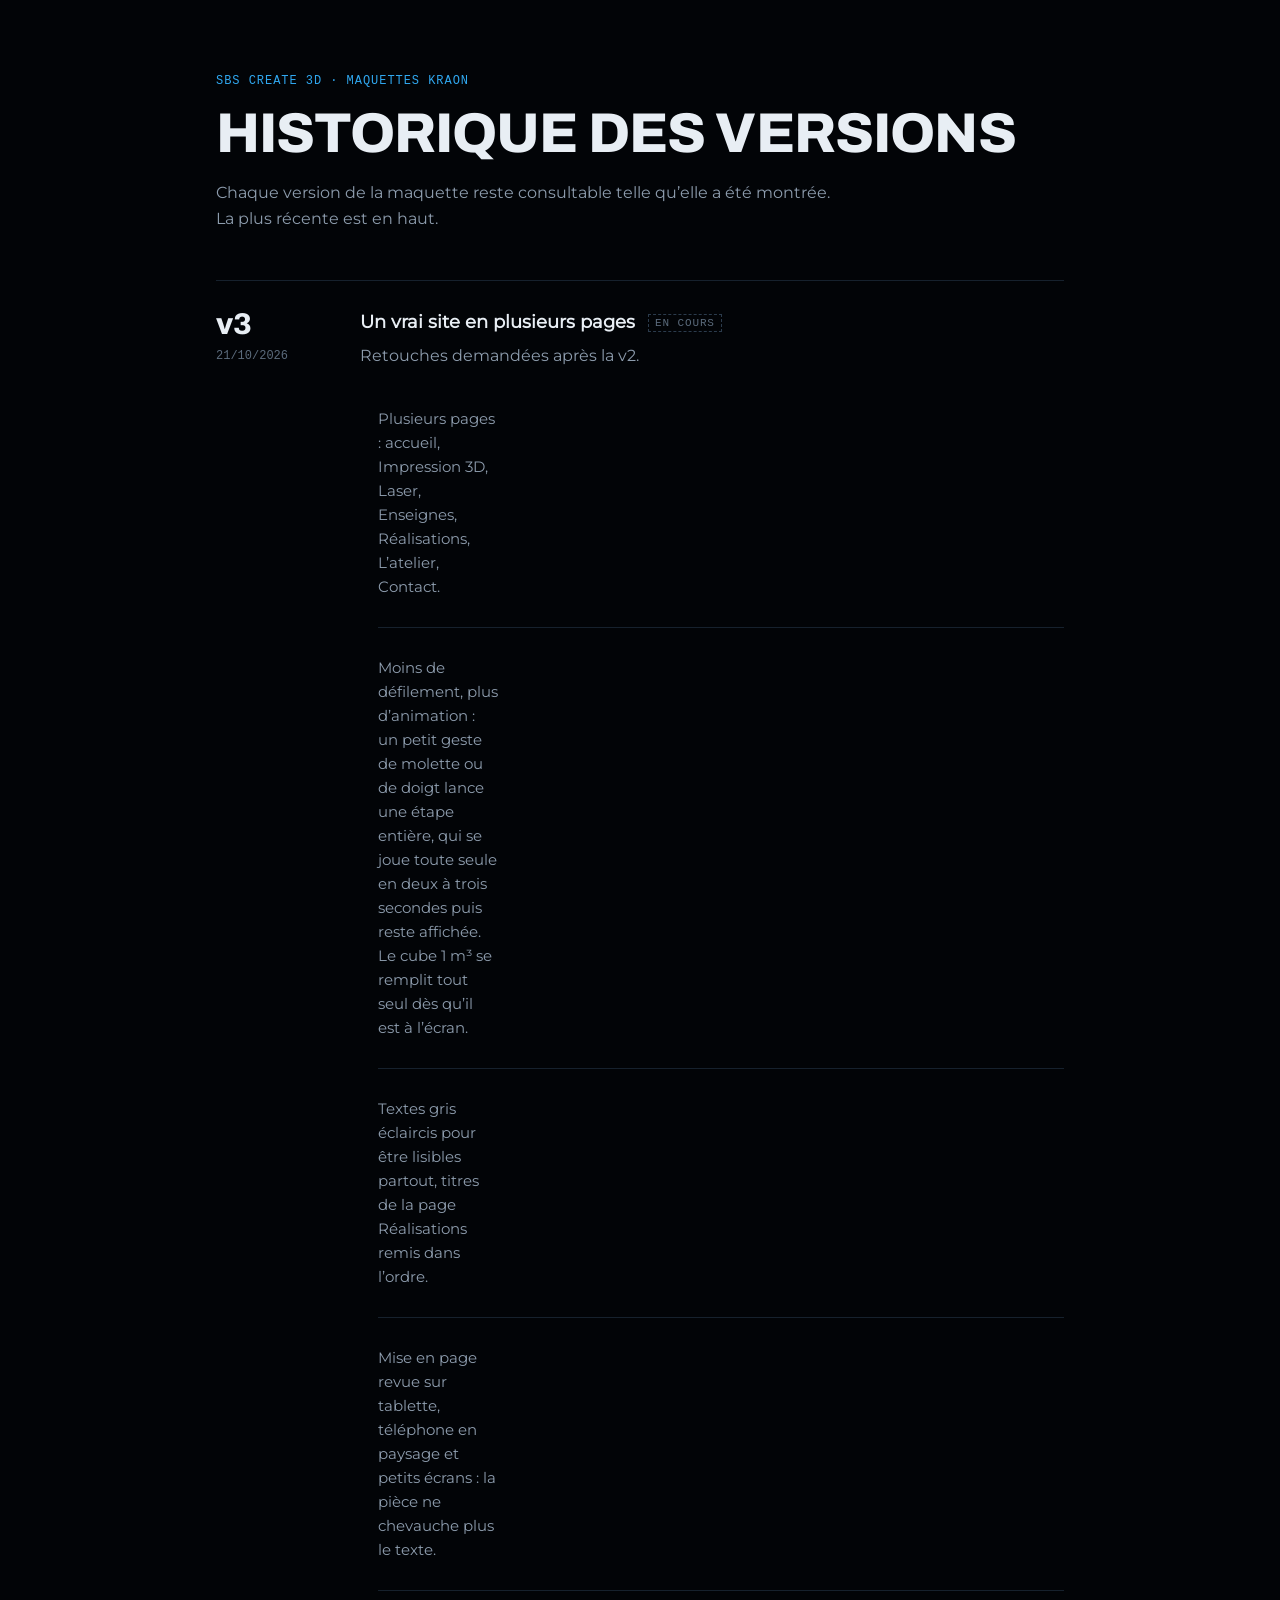
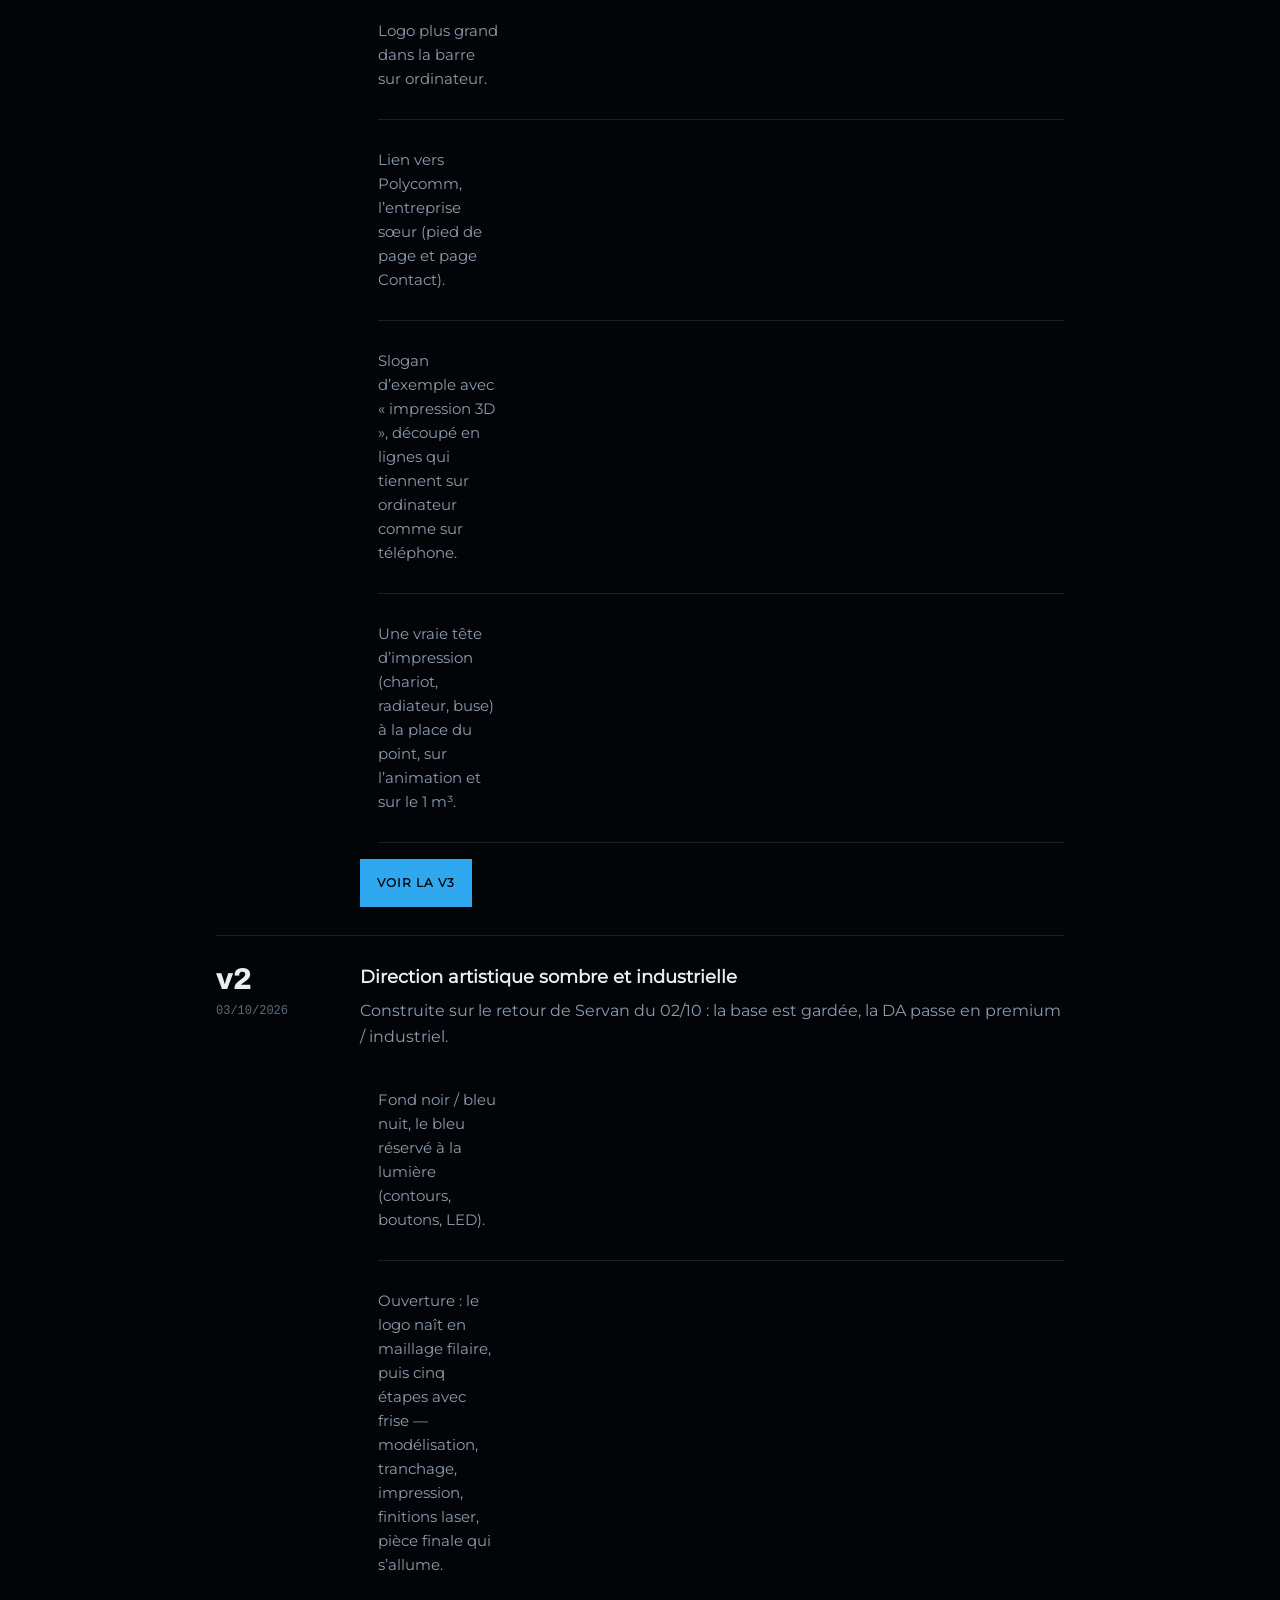
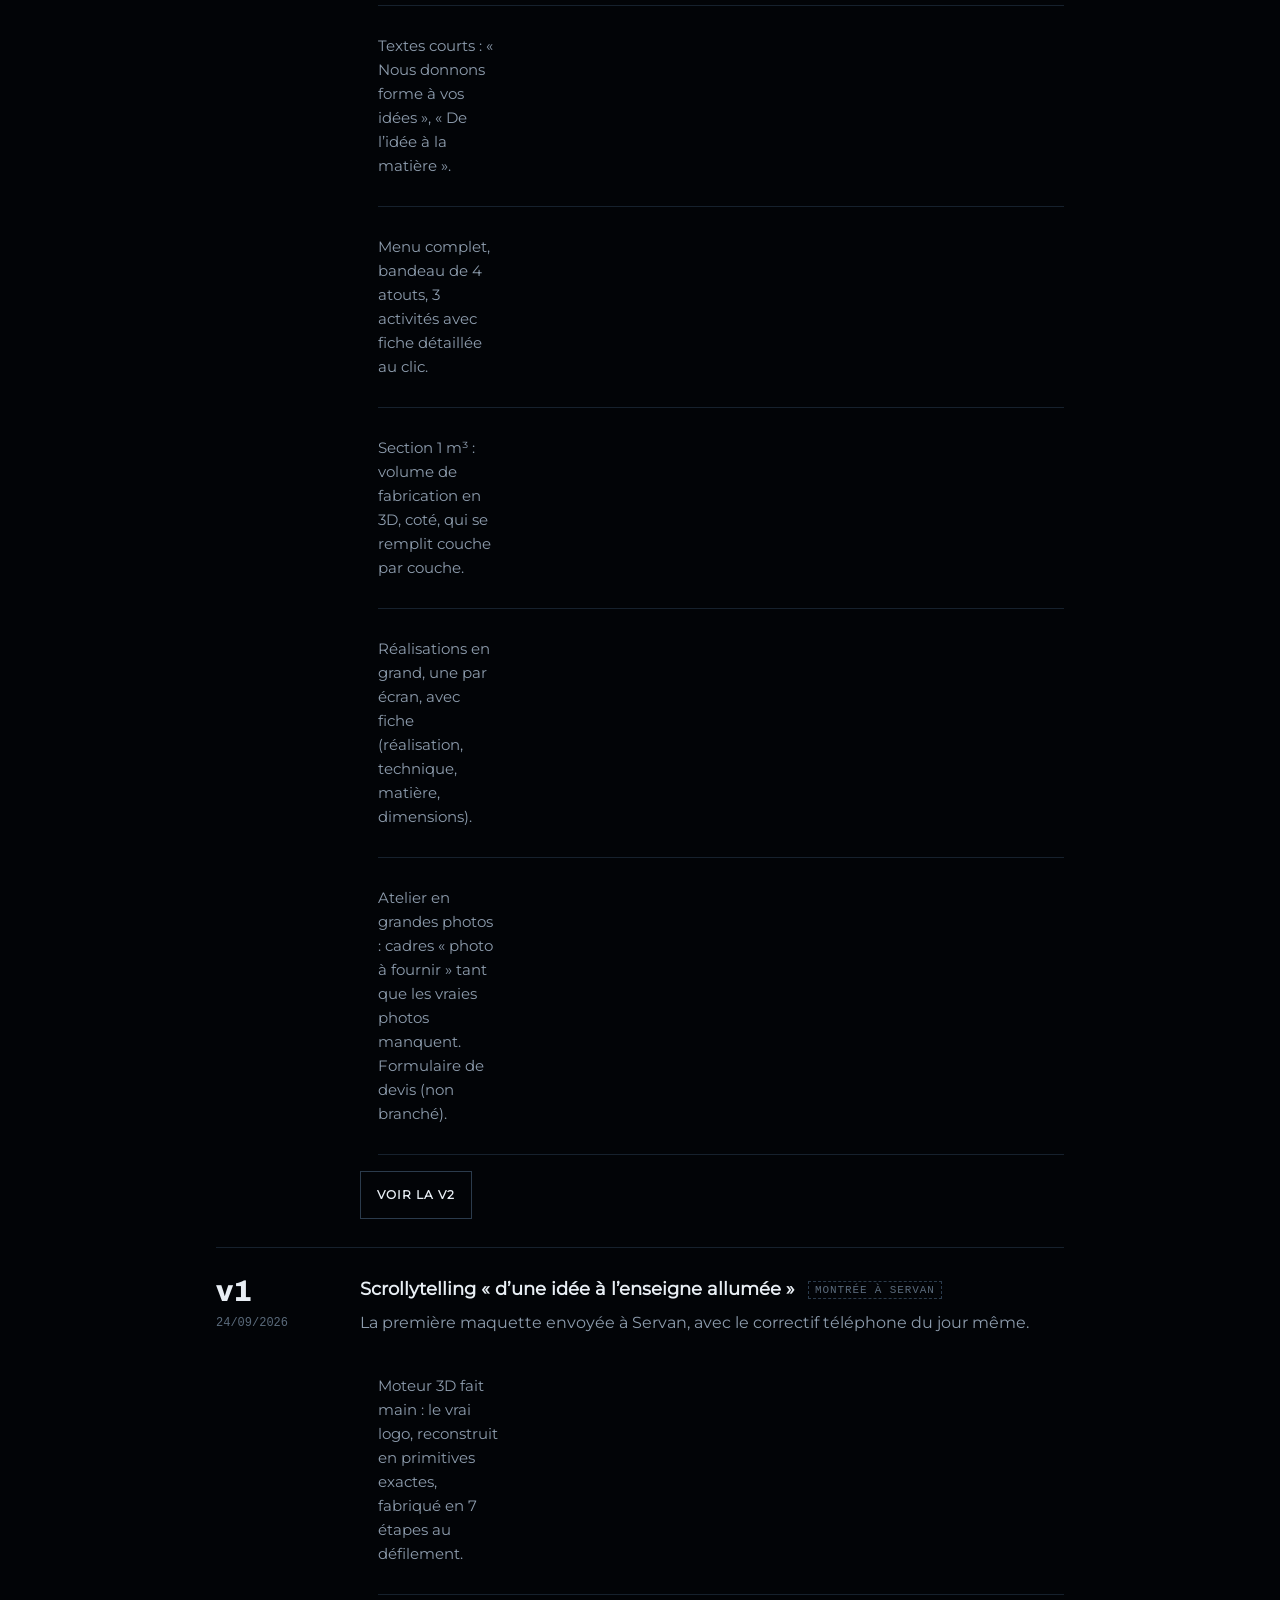
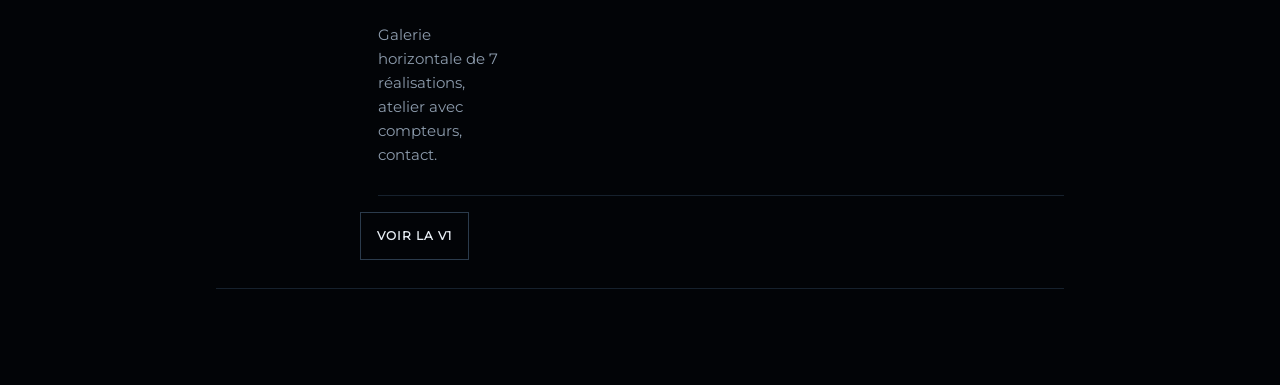
<file: versions/index.html>
<!doctype html>
<html lang="fr">
<head>
<meta charset="utf-8">
<meta name="viewport" content="width=device-width,initial-scale=1">
<meta name="color-scheme" content="dark">
<meta name="robots" content="noindex">
<title>SBS Create 3D — versions</title>
<style>
  @font-face { font-family: "Archivo"; src: url("v2/Archivo-Variable.woff2") format("woff2"); font-weight: 100 900; font-display: swap; }
  @font-face { font-family: "Montserrat"; src: url("v2/Montserrat-Regular.woff2") format("woff2"); font-weight: 400; font-display: swap; }
  :root { --noir: #020407; --nuit: #060a10; --trait: #16212d; --trait-fort: #2b3b4c; --encre: #e8eef4; --douce: #8d9cad; --pale: #5b6b7c; --led: #30a8f0; }
  * { box-sizing: border-box; }
  body { margin: 0; background: var(--noir); color: var(--encre); font: 16px/26px "Montserrat", "Segoe UI", Arial, sans-serif; -webkit-font-smoothing: antialiased; }
  main { max-width: 880px; margin: 0 auto; padding: 72px 16px 96px; }
  .label { font: 12px/18px ui-monospace, Menlo, Consolas, monospace; letter-spacing: 0.08em; text-transform: uppercase; color: var(--led); margin: 0; }
  h1 { font: 800 clamp(34px, 6vw, 56px)/1 "Archivo", Arial, sans-serif; text-transform: uppercase; letter-spacing: -0.015em; margin: 16px 0 0; }
  .chapeau { color: var(--douce); margin: 18px 0 48px; max-width: 56ch; }
  ol { list-style: none; margin: 0; padding: 0; border-top: 1px solid var(--trait); }
  li { padding: 28px 0; border-bottom: 1px solid var(--trait); display: grid; grid-template-columns: 120px 1fr; gap: 8px 24px; }
  .v { font: 800 30px/1 "Archivo", Arial, sans-serif; }
  .date { font: 12px/18px ui-monospace, Menlo, monospace; color: var(--pale); margin-top: 8px; }
  h2 { font: 700 18px/26px "Montserrat", Arial, sans-serif; margin: 0; }
  p { margin: 8px 0 0; color: var(--douce); }
  ul { margin: 10px 0 0; padding-left: 18px; color: var(--douce); font-size: 15px; line-height: 24px; }
  .liens { display: flex; flex-wrap: wrap; gap: 10px; margin-top: 16px; }
  a.bouton { display: inline-block; padding: 10px 16px; border: 1px solid var(--trait-fort); color: var(--encre); text-decoration: none; font-size: 12px; font-weight: 700; letter-spacing: 0.08em; text-transform: uppercase; }
  a.bouton:hover { border-color: var(--led); color: var(--led); }
  a.bouton--led { background: var(--led); border-color: var(--led); color: var(--noir); }
  a.bouton--led:hover { color: var(--noir); background: #5cc4ff; }
  .etat { font: 11px/16px ui-monospace, Menlo, monospace; text-transform: uppercase; letter-spacing: 0.08em; color: var(--pale); border: 1px dashed var(--trait-fort); padding: 2px 6px; margin-left: 8px; vertical-align: 2px; }
  @media (max-width: 600px) { li { grid-template-columns: 1fr; } }
</style>
</head>
<body>
<main>
  <p class="label">SBS Create 3D · maquettes KRAON</p>
  <h1>Historique des versions</h1>
  <p class="chapeau">Chaque version de la maquette reste consultable telle qu’elle a été montrée. La plus récente est en haut.</p>
  <ol>
    <li>
      <div><div class="v">v3</div><div class="date">21/10/2026</div></div>
      <div>
        <h2>Un vrai site en plusieurs pages <span class="etat">en cours</span></h2>
        <p>Retouches demandées après la v2.</p>
        <ul>
          <li>Plusieurs pages : accueil, Impression 3D, Laser, Enseignes, Réalisations, L’atelier, Contact.</li>
          <li>Moins de défilement, plus d’animation : un petit geste de molette ou de doigt lance une étape entière, qui se joue toute seule en deux à trois secondes puis reste affichée. Le cube 1 m³ se remplit tout seul dès qu’il est à l’écran.</li>
          <li>Textes gris éclaircis pour être lisibles partout, titres de la page Réalisations remis dans l’ordre.</li>
          <li>Mise en page revue sur tablette, téléphone en paysage et petits écrans : la pièce ne chevauche plus le texte.</li>
          <li>Logo plus grand dans la barre sur ordinateur.</li>
          <li>Lien vers Polycomm, l’entreprise sœur (pied de page et page Contact).</li>
          <li>Slogan d’exemple avec « impression 3D », découpé en lignes qui tiennent sur ordinateur comme sur téléphone.</li>
          <li>Une vraie tête d’impression (chariot, radiateur, buse) à la place du point, sur l’animation et sur le 1 m³.</li>
        </ul>
        <div class="liens"><a class="bouton bouton--led" href="v3/">Voir la v3</a></div>
      </div>
    </li>
    <li>
      <div><div class="v">v2</div><div class="date">03/10/2026</div></div>
      <div>
        <h2>Direction artistique sombre et industrielle</h2>
        <p>Construite sur le retour de Servan du 02/10 : la base est gardée, la DA passe en premium / industriel.</p>
        <ul>
          <li>Fond noir / bleu nuit, le bleu réservé à la lumière (contours, boutons, LED).</li>
          <li>Ouverture : le logo naît en maillage filaire, puis cinq étapes avec frise — modélisation, tranchage, impression, finitions laser, pièce finale qui s’allume.</li>
          <li>Textes courts : « Nous donnons forme à vos idées », « De l’idée à la matière ».</li>
          <li>Menu complet, bandeau de 4 atouts, 3 activités avec fiche détaillée au clic.</li>
          <li>Section 1 m³ : volume de fabrication en 3D, coté, qui se remplit couche par couche.</li>
          <li>Réalisations en grand, une par écran, avec fiche (réalisation, technique, matière, dimensions).</li>
          <li>Atelier en grandes photos : cadres « photo à fournir » tant que les vraies photos manquent. Formulaire de devis (non branché).</li>
        </ul>
        <div class="liens"><a class="bouton" href="v2/">Voir la v2</a></div>
      </div>
    </li>
    <li>
      <div><div class="v">v1</div><div class="date">24/09/2026</div></div>
      <div>
        <h2>Scrollytelling « d’une idée à l’enseigne allumée » <span class="etat">montrée à Servan</span></h2>
        <p>La première maquette envoyée à Servan, avec le correctif téléphone du jour même.</p>
        <ul>
          <li>Moteur 3D fait main : le vrai logo, reconstruit en primitives exactes, fabriqué en 7 étapes au défilement.</li>
          <li>Galerie horizontale de 7 réalisations, atelier avec compteurs, contact.</li>
        </ul>
        <div class="liens"><a class="bouton" href="v1/">Voir la v1</a></div>
      </div>
    </li>
  </ol>
</main>
</body>
</html>
</file>
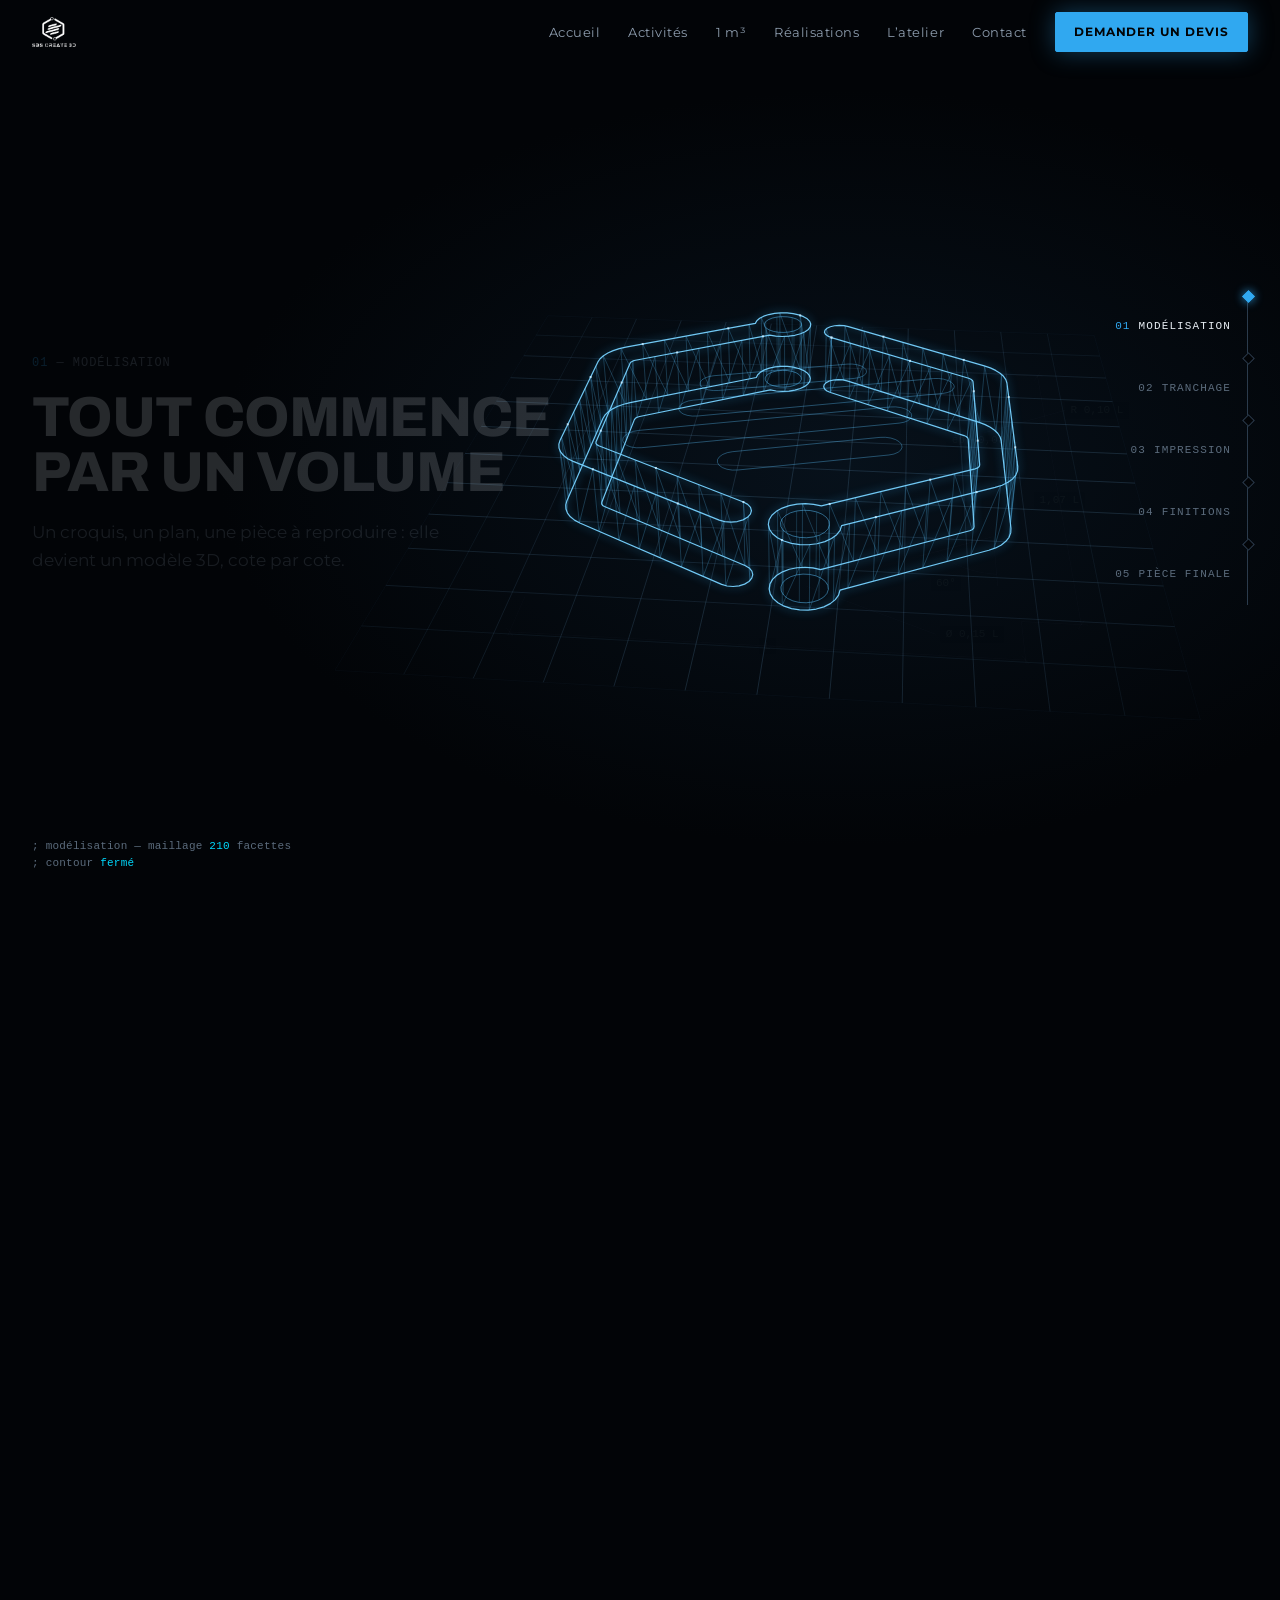
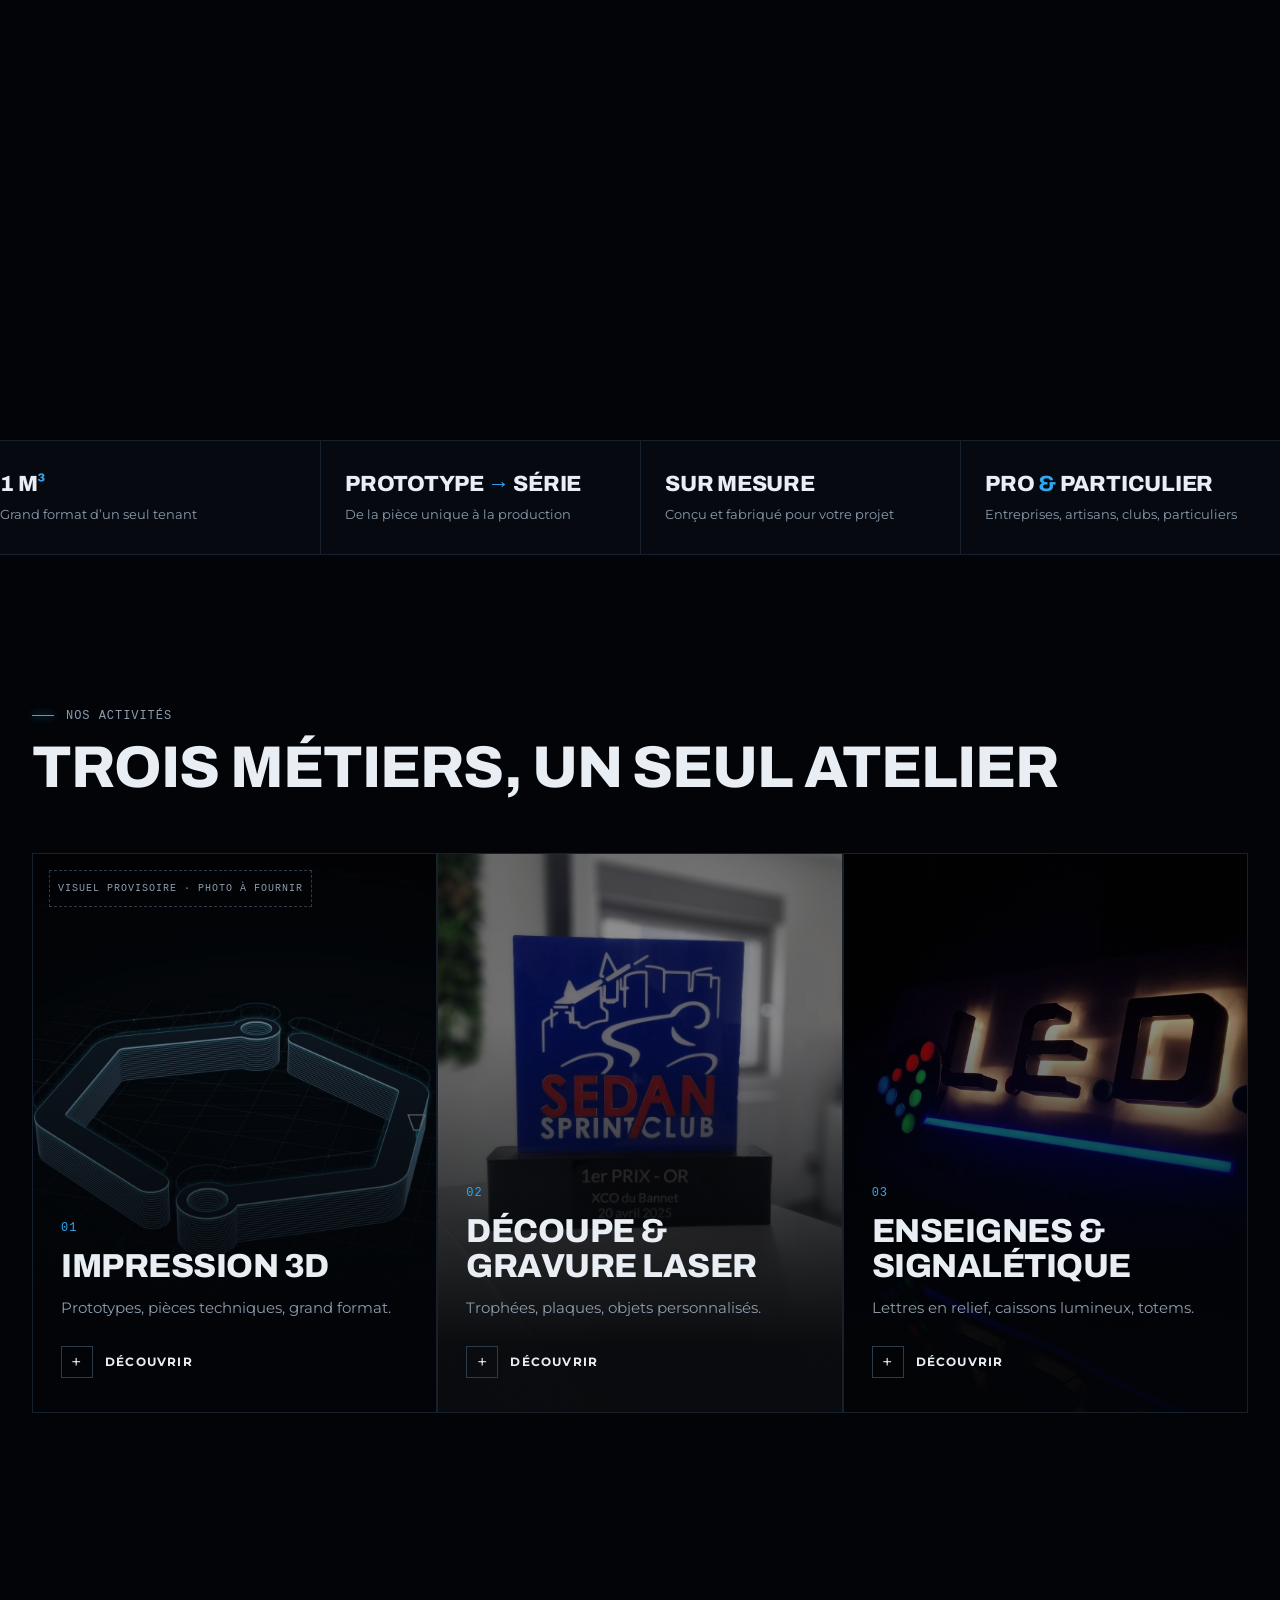
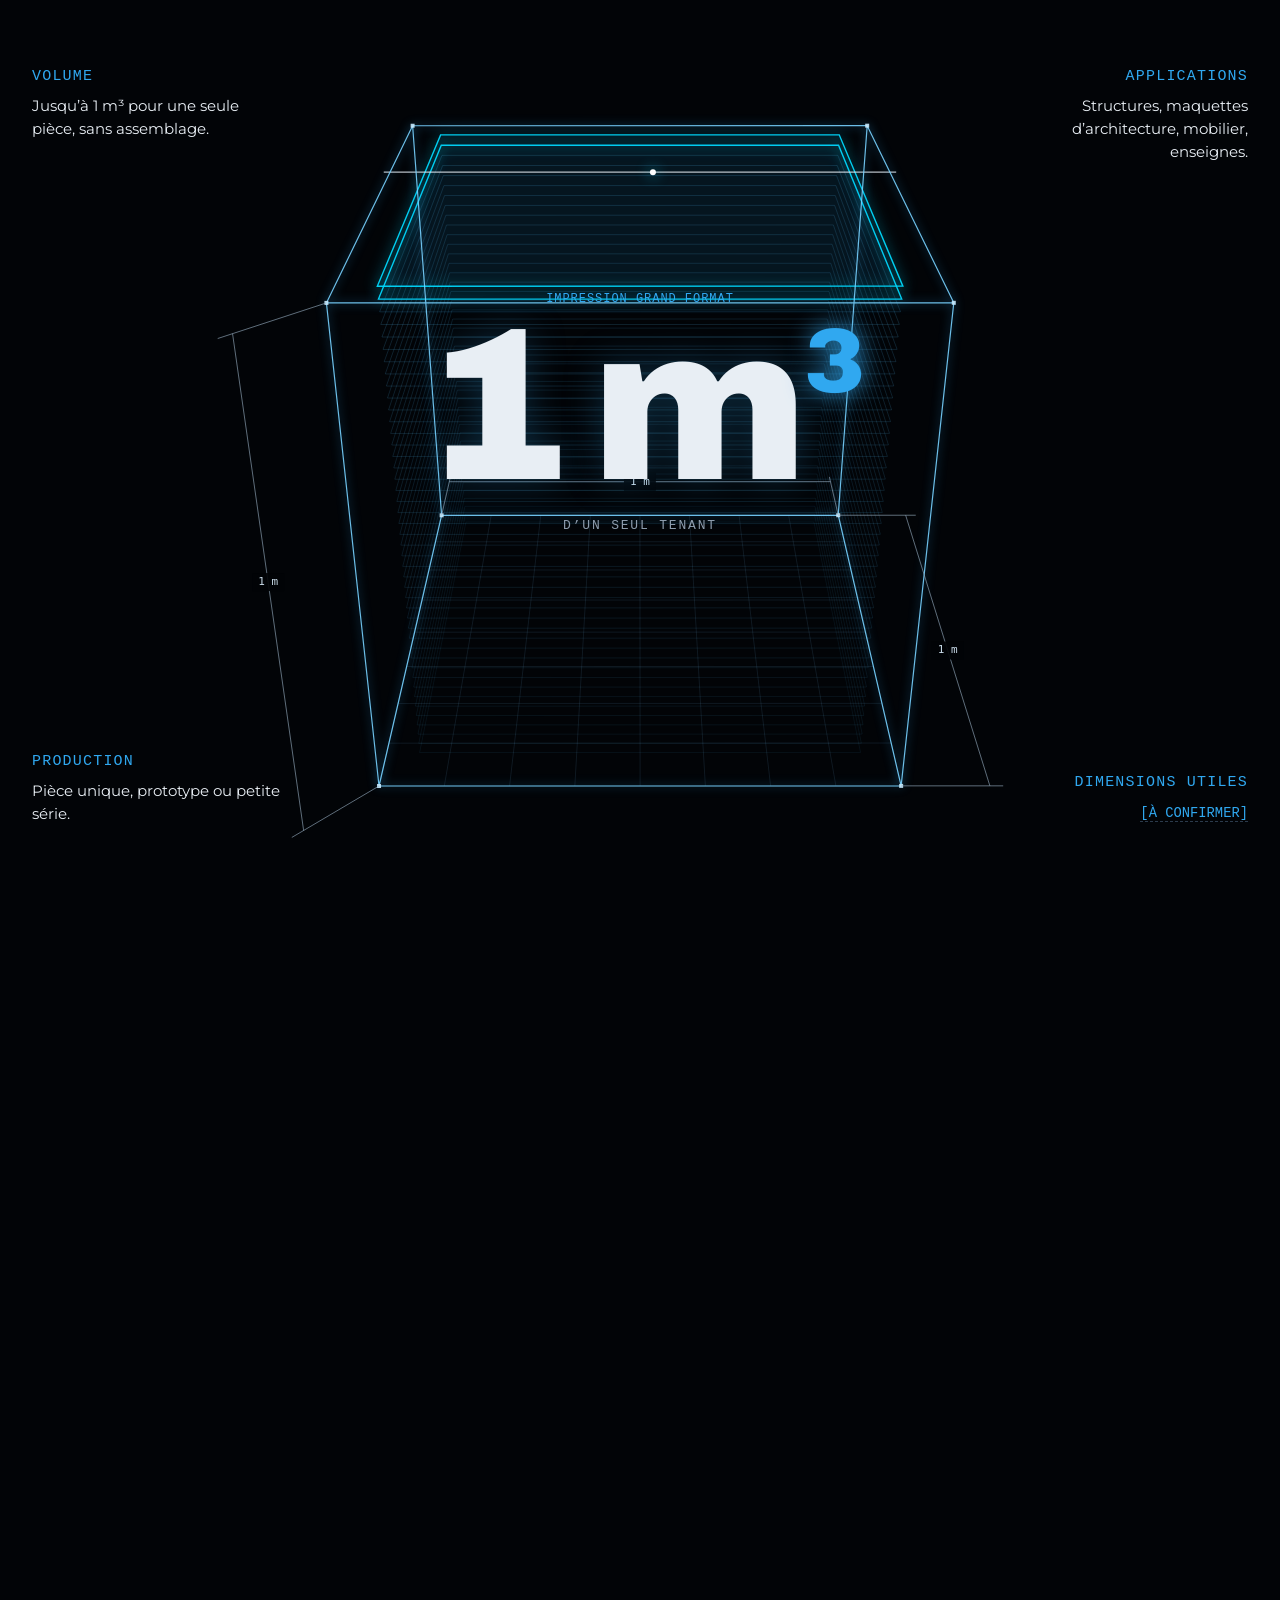
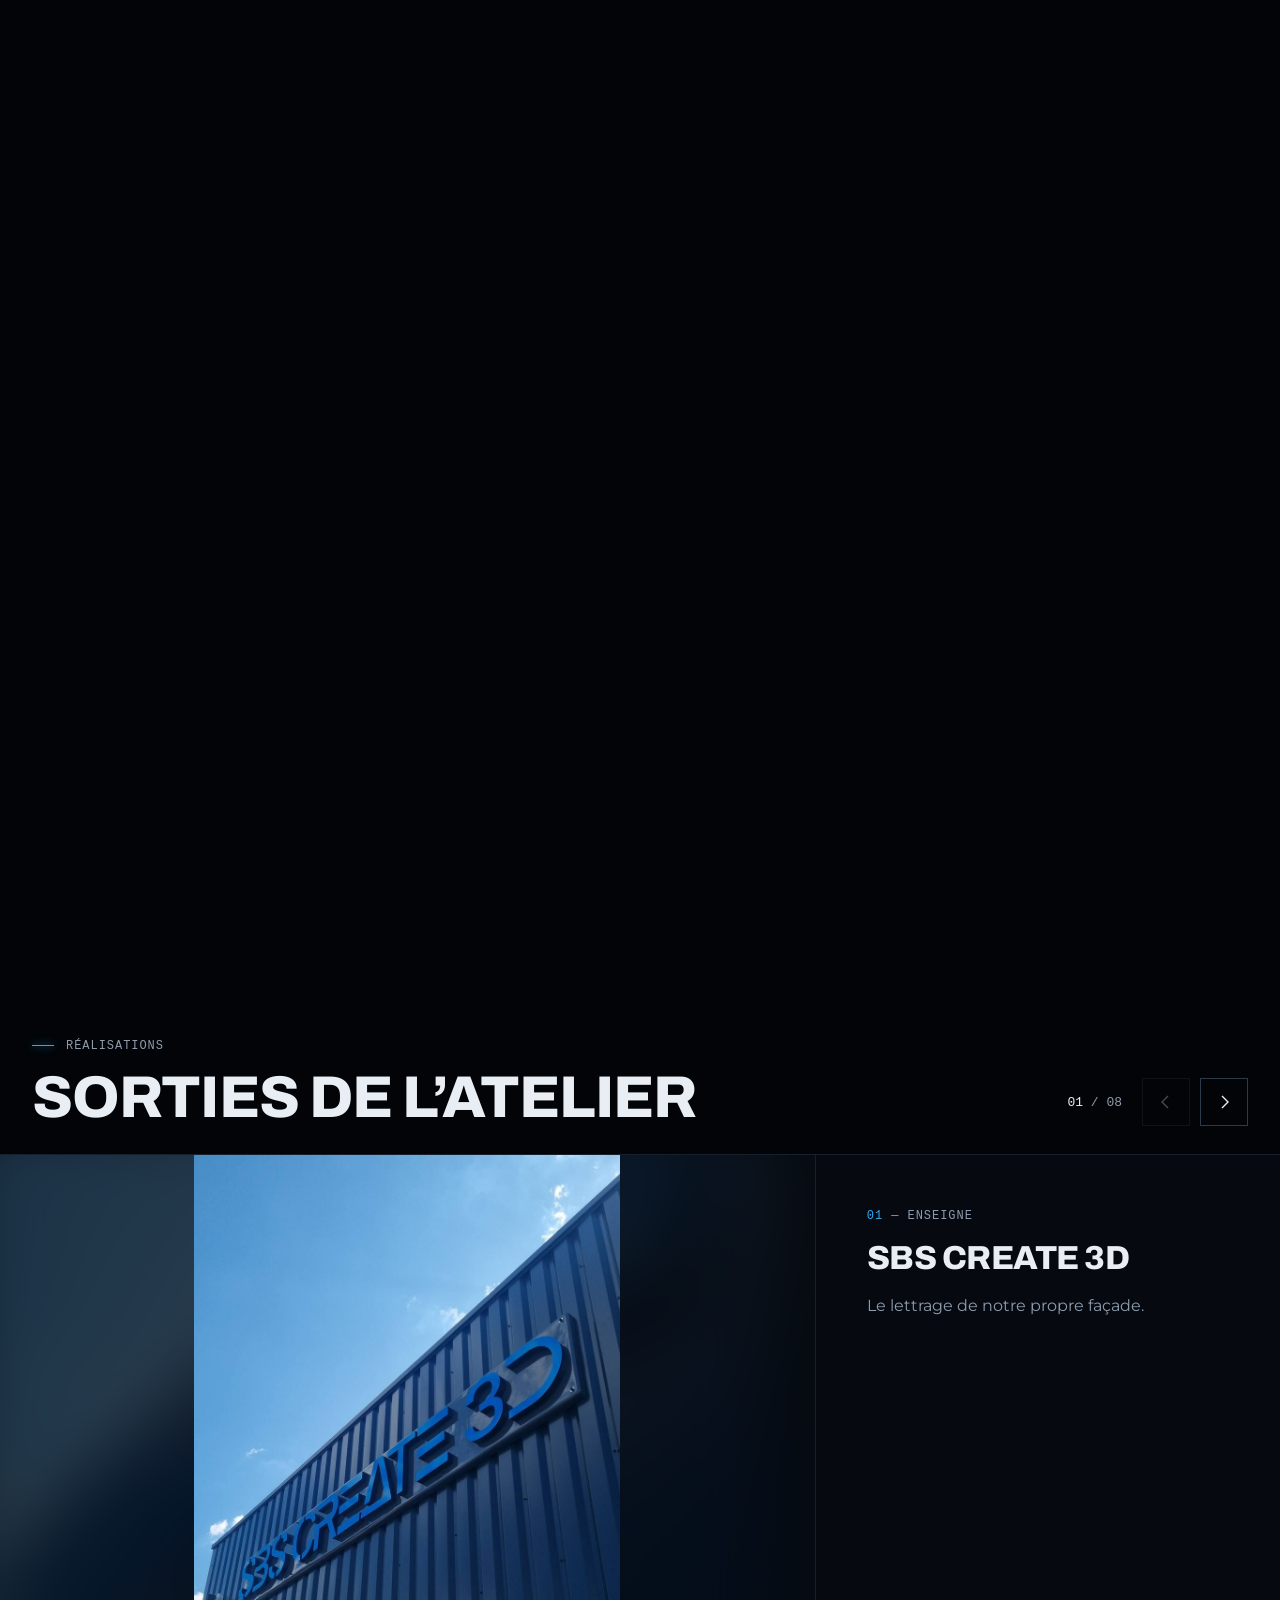
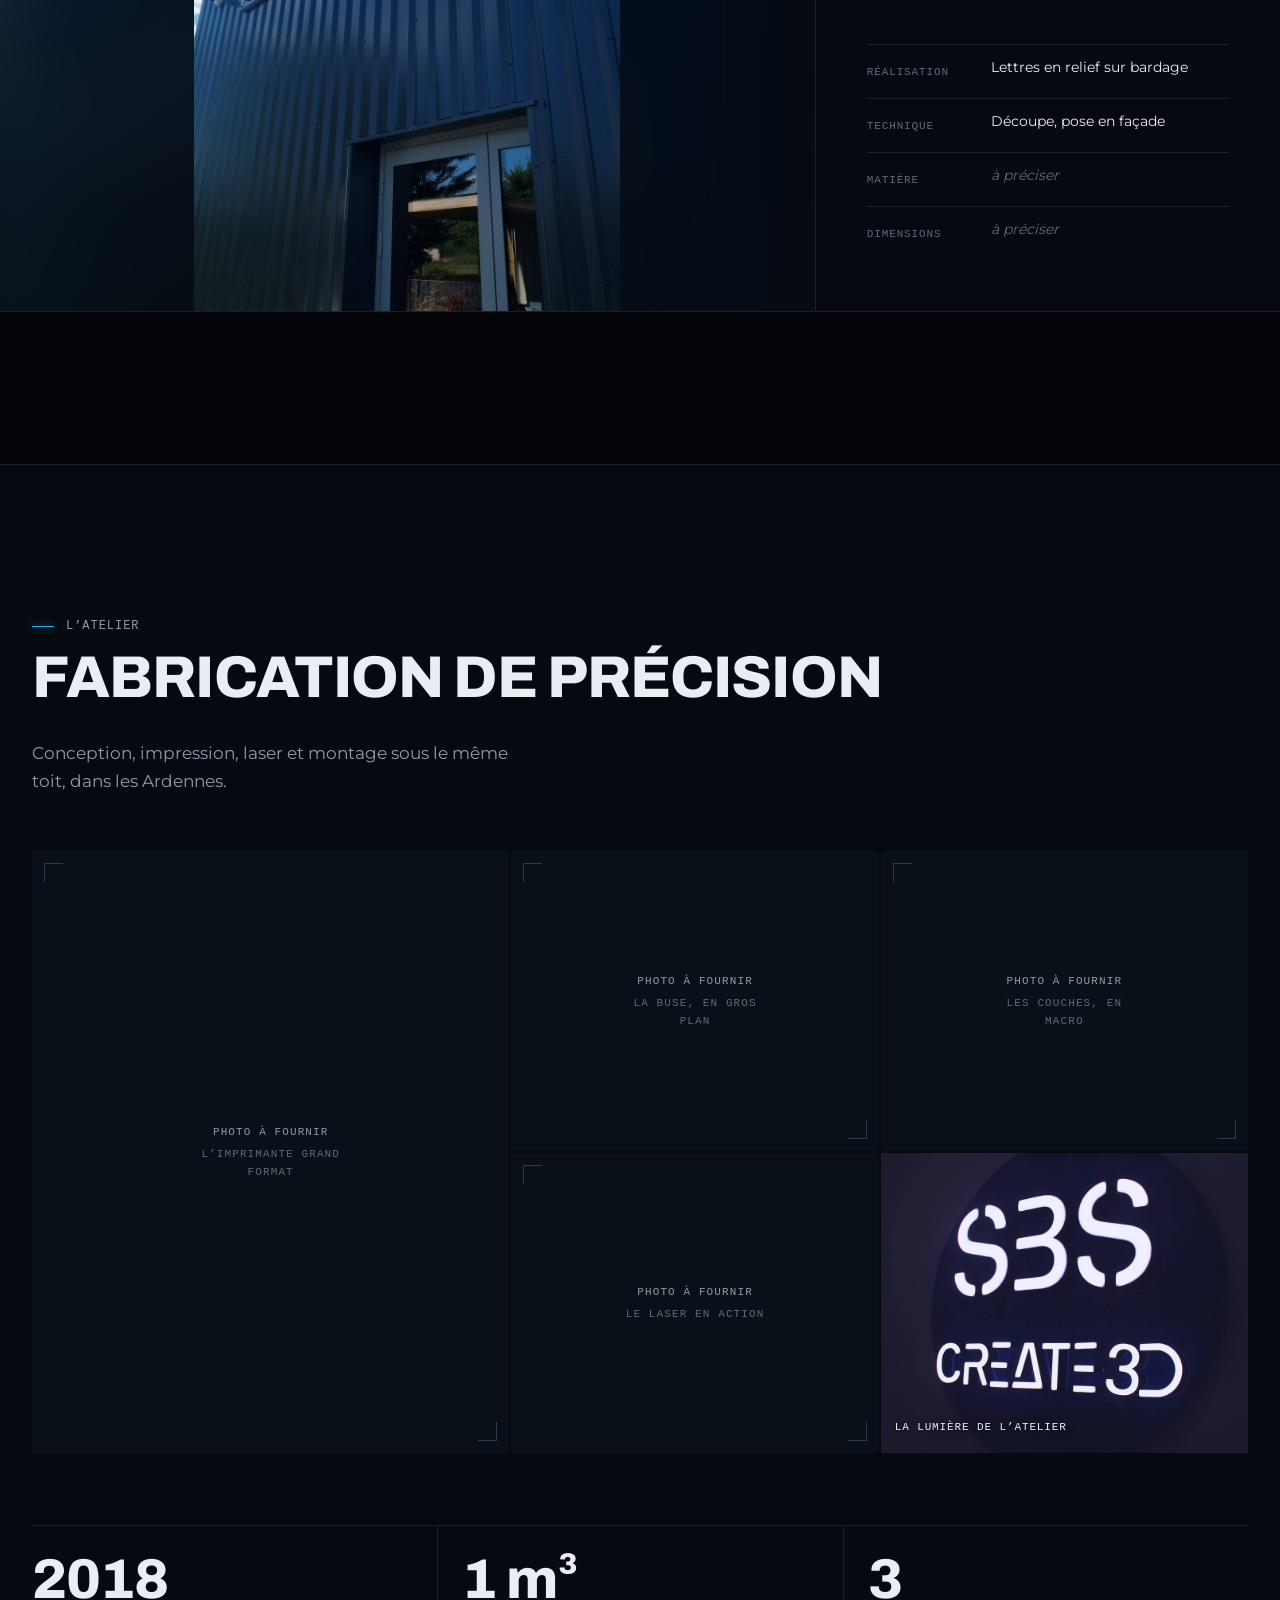
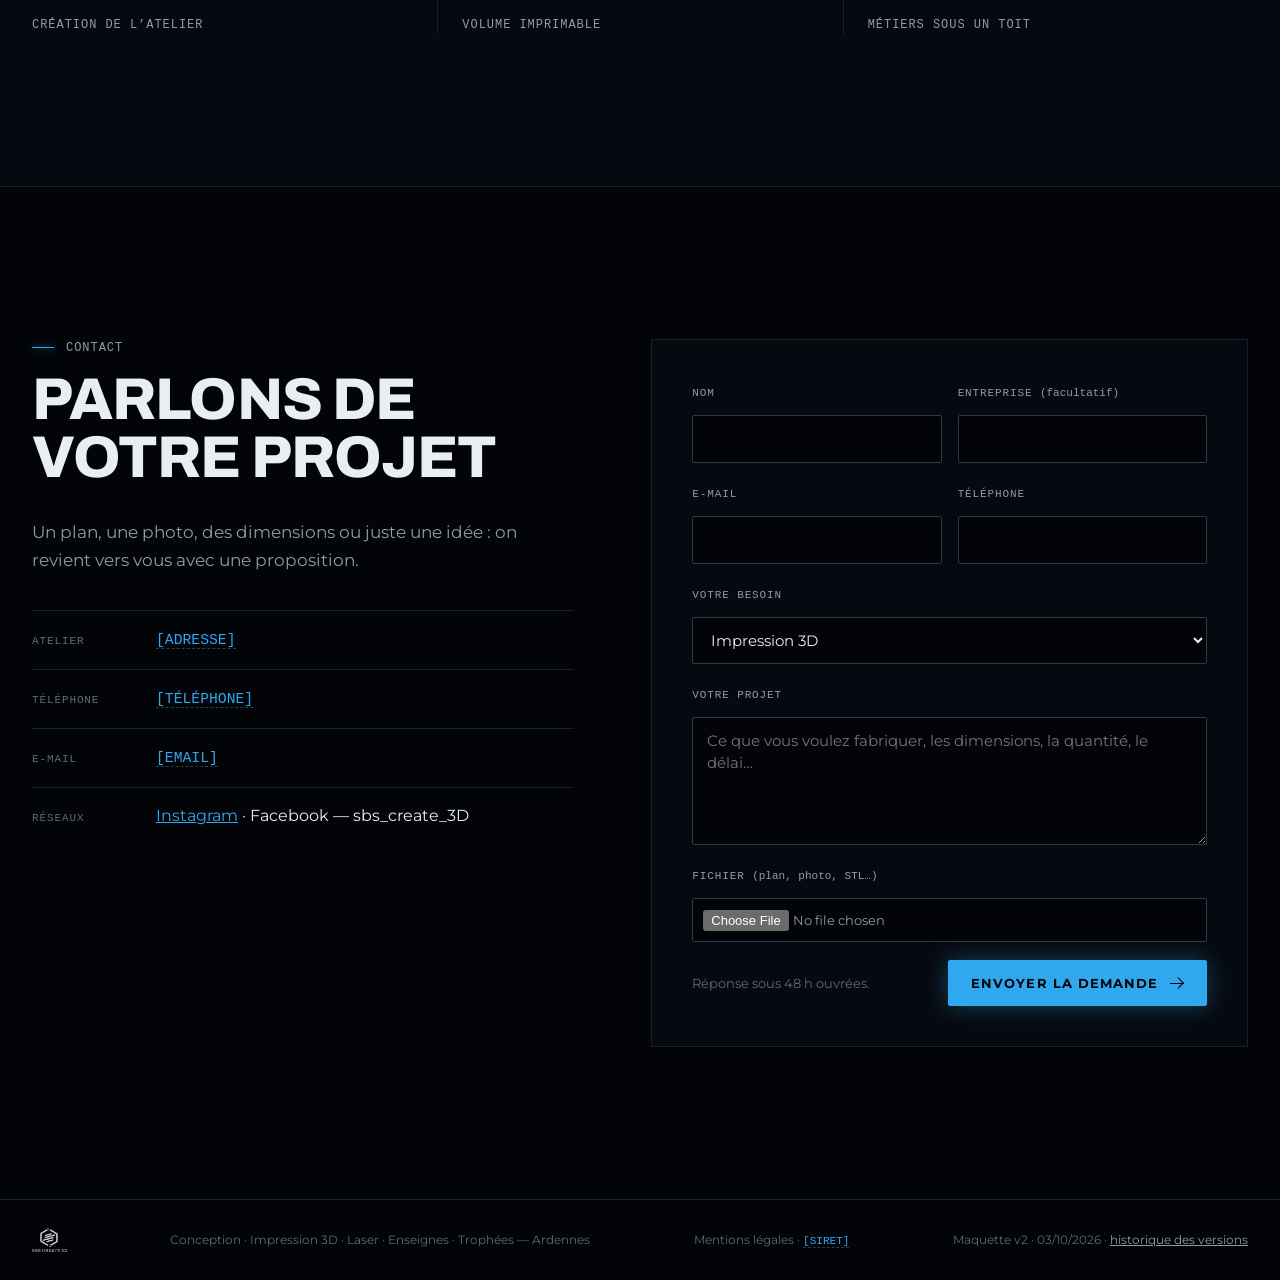
<file: versions/v2/index.html>
<!doctype html>
<html lang="fr">
<head>
<meta charset="utf-8">
<meta name="viewport" content="width=device-width,initial-scale=1,viewport-fit=cover">
<meta name="color-scheme" content="dark">
<title>SBS Create 3D</title>
<meta name="description" content="SBS Create 3D, Ardennes : conception, impression 3D jusqu'à 1 m³, découpe et gravure laser, enseignes et trophées.">
<meta name="theme-color" content="#020407">
<meta property="og:title" content="SBS Create 3D">
<meta property="og:description" content="Nous donnons forme à vos idées. Impression 3D, laser, enseignes. Ardennes.">
<meta property="og:type" content="website">
<style>html,body{margin:0;background:#020407}
[hidden]:not([hidden="until-found"]){display:none!important}</style>
</head>
<body>
<style>
  @font-face { font-family: "Archivo"; src: url("Archivo-Variable.woff2") format("woff2"); font-weight: 100 900; font-style: normal; font-display: swap; }
  @font-face { font-family: "Montserrat"; src: url("Montserrat-Regular.woff2") format("woff2"); font-weight: 400; font-style: normal; font-display: swap; }
  @font-face { font-family: "Montserrat"; src: url("Montserrat-Bold.woff2") format("woff2"); font-weight: 700; font-style: normal; font-display: swap; }

  /* v2 — le noir d'abord, le bleu seulement comme lumière */
  :root {
    --noir: #020407;
    --nuit: #060a10;
    --acier: #0a1018;
    --acier-2: #0f1822;
    --trait: #16212d;
    --trait-fort: #2b3b4c;
    --encre: #e8eef4;
    --douce: #8d9cad;
    --pale: #5b6b7c;
    --led: #30a8f0;
    --led-vif: #5cc4ff;
    --cyan: #00d8fc;
    --focus: #66d9ff;
    --titre: "Archivo", "Helvetica Neue", Arial, sans-serif;
    --texte: "Montserrat", "Segoe UI", Arial, sans-serif;
    --mono: ui-monospace, "SF Mono", Menlo, Consolas, monospace;
    --gutter: 16px;
    --max: 1280px;
    --courbe: cubic-bezier(0.4, 0, 0.2, 1);
    --haut-barre: 64px;
  }
  @media (min-width: 761px) { :root { --gutter: 32px; } }

  * { box-sizing: border-box; }
  html { scroll-padding-top: var(--haut-barre); }
  body {
    margin: 0; background: var(--noir); color: var(--encre);
    font-family: var(--texte); font-size: 16px; line-height: 27px;
    -webkit-font-smoothing: antialiased; overflow-x: hidden;
  }
  img { max-width: 100%; display: block; }
  a { color: var(--led); }
  a:focus-visible, button:focus-visible, input:focus-visible, select:focus-visible, textarea:focus-visible { outline: 2px solid var(--focus); outline-offset: 3px; }
  .enveloppe { width: 100%; max-width: var(--max); margin-inline: auto; padding-inline: var(--gutter); }

  /* ——— Typo ——— */
  .titre {
    font-family: var(--titre); font-weight: 800; text-transform: uppercase;
    letter-spacing: -0.015em; line-height: 0.98; margin: 0; text-wrap: balance;
  }
  .titre--xl { font-size: clamp(40px, 6.4vw, 92px); }
  .titre--l { font-size: clamp(32px, 4.6vw, 64px); }
  .titre--m { font-size: clamp(24px, 2.6vw, 34px); line-height: 1.05; }
  .label {
    font-family: var(--mono); font-size: 12px; line-height: 18px; letter-spacing: 0.08em;
    text-transform: uppercase; color: var(--douce); margin: 0;
  }
  .label--led { color: var(--led); }
  .num { font-family: var(--mono); color: var(--led); }
  .chapeau { color: var(--douce); max-width: 46ch; margin: 18px 0 0; font-size: 17px; line-height: 28px; }
  .entete-bloc { display: grid; gap: 14px; margin-bottom: clamp(32px, 5vw, 56px); }
  .entete-bloc .label::before { content: ""; display: inline-block; width: 22px; height: 1px; background: var(--led); vertical-align: middle; margin-right: 12px; box-shadow: 0 0 8px var(--led); }
  .bloc { padding-block: clamp(80px, 12vw, 152px); }

  /* ——— Boutons : rectangulaires, le bleu est une lumière ——— */
  .bouton {
    display: inline-flex; align-items: center; justify-content: center; gap: 12px;
    border: 1px solid var(--trait-fort); border-radius: 2px; padding: 14px 22px;
    font-family: var(--texte); font-size: 13px; line-height: 16px; font-weight: 700;
    letter-spacing: 0.08em; text-transform: uppercase; text-decoration: none; cursor: pointer;
    color: var(--encre); background: transparent;
    transition: background-color 200ms var(--courbe), box-shadow 200ms var(--courbe), color 200ms var(--courbe), border-color 200ms var(--courbe);
  }
  .bouton:hover { border-color: var(--encre); }
  .bouton--led { background: var(--led); border-color: var(--led); color: var(--noir); box-shadow: 0 0 0 0 rgba(48,168,240,0), 0 0 24px rgba(48,168,240,0.35); }
  .bouton--led:hover { background: var(--led-vif); border-color: var(--led-vif); box-shadow: 0 0 36px rgba(48,168,240,0.6); }
  .bouton .fleche { width: 14px; height: 1px; background: currentColor; position: relative; }
  .bouton .fleche::after { content: ""; position: absolute; right: 0; top: -3px; width: 7px; height: 7px; border-top: 1px solid currentColor; border-right: 1px solid currentColor; transform: rotate(45deg); transform-origin: 100% 0; top: 0; }
  .actions { display: flex; flex-wrap: wrap; gap: 12px; margin-top: 32px; }

  /* ——— Barre de navigation ——— */
  .barre {
    position: fixed; top: 0; left: 0; right: 0; z-index: 50;
    padding-top: env(safe-area-inset-top, 0px);
    border-bottom: 1px solid transparent;
    transition: background-color 300ms var(--courbe), border-color 300ms var(--courbe);
  }
  .barre.solide { background: rgba(2,4,7,0.84); backdrop-filter: blur(14px); -webkit-backdrop-filter: blur(14px); border-bottom-color: var(--trait); }
  .barre__inner { display: flex; align-items: center; justify-content: space-between; gap: 20px; height: var(--haut-barre); }
  .barre__logo img { height: 30px; width: auto; }
  .menu { display: flex; align-items: center; gap: 28px; }
  .menu a:not(.bouton) { color: var(--douce); text-decoration: none; font-size: 13px; letter-spacing: 0.04em; transition: color 160ms; }
  .menu a:not(.bouton):hover, .menu a.ici { color: var(--encre); }
  .menu .bouton { padding: 11px 18px; font-size: 12px; }
  .burger { display: none; }
  @media (max-width: 1060px) {
    .menu { position: fixed; inset: 0; z-index: -1; flex-direction: column; justify-content: center; gap: 22px;
      background: rgba(2,4,7,0.97); opacity: 0; pointer-events: none; transition: opacity 260ms var(--courbe); }
    .barre.ouverte .menu { opacity: 1; pointer-events: auto; }
    .menu a:not(.bouton) { font-family: var(--titre); font-weight: 800; text-transform: uppercase; font-size: 28px; color: var(--encre); }
    .burger { display: inline-flex; flex-direction: column; justify-content: center; gap: 6px; width: 44px; height: 44px; margin-right: -10px;
      background: none; border: 0; cursor: pointer; padding: 10px; }
    .burger span { display: block; height: 1.5px; background: var(--encre); transition: transform 240ms var(--courbe), opacity 240ms; }
    .barre.ouverte .burger span:nth-child(1) { transform: translateY(7.5px) rotate(45deg); }
    .barre.ouverte .burger span:nth-child(2) { opacity: 0; }
    .barre.ouverte .burger span:nth-child(3) { transform: translateY(-7.5px) rotate(-45deg); }
  }

  /* ——— Le récit : le logo naît en filaire, s'imprime, s'allume ——— */
  .recit { position: relative; height: 760svh; }
  .scene { position: sticky; top: 0; height: 100svh; min-height: 560px; overflow: hidden;
    background: radial-gradient(70% 60% at 66% 52%, #07111b 0%, var(--noir) 70%); }
  .scene__toile { position: absolute; inset: 0; width: 100%; height: 100%; display: block; }
  .scene__cadre {
    position: relative; height: 100%; width: 100%; max-width: var(--max);
    margin-inline: auto; padding-inline: var(--gutter);
    display: flex; flex-direction: column; justify-content: center;
  }
  .scene__texte { position: relative; width: min(100%, 540px); min-height: 380px; }
  .chapitre { position: absolute; inset: 0; display: grid; align-content: center; }
  .js .chapitre { opacity: 0; pointer-events: none; }
  .js .chapitre.actif { pointer-events: auto; }
  .chapitre__titre { font-size: clamp(34px, 4.4vw, 60px); margin-top: 18px; }
  .chapitre__texte { margin: 18px 0 0; color: var(--douce); max-width: 38ch; font-size: 17px; line-height: 28px; }
  .chapitre--ouverture .titre { font-size: clamp(42px, 5.6vw, 84px); }
  .ouverture__sous { font-family: var(--titre); font-weight: 500; font-size: clamp(18px, 1.7vw, 22px); color: var(--encre); margin: 20px 0 0; letter-spacing: 0.01em; }
  .ouverture__sous b { color: var(--led); font-weight: 600; }
  .indice { display: flex; align-items: center; gap: 12px; margin: 40px 0 0; }
  .indice__rail { position: relative; width: 44px; height: 1px; background: var(--trait-fort); overflow: hidden; }
  .indice__rail::after { content: ""; position: absolute; inset: 0; width: 16px; background: var(--cyan); box-shadow: 0 0 10px var(--cyan); animation: glisse 1.9s var(--courbe) infinite; }
  @keyframes glisse { 0% { transform: translateX(-16px); } 100% { transform: translateX(44px); } }

  /* la frise des cinq étapes */
  .frise {
    position: absolute; right: var(--gutter); top: 50%; transform: translateY(-50%);
    list-style: none; margin: 0; padding: 0; display: grid; gap: 0;
    opacity: 0; transition: opacity 500ms var(--courbe);
  }
  .frise.visible { opacity: 1; }
  .frise li { position: relative; display: grid; grid-template-columns: auto 1px; gap: 16px; align-items: center; justify-items: end; height: 62px; }
  .frise__nom { font-family: var(--mono); font-size: 11px; letter-spacing: 0.1em; text-transform: uppercase; color: var(--pale); transition: color 300ms; white-space: nowrap; }
  .frise__nom b { font-weight: 400; color: inherit; margin-right: 8px; }
  .frise__rail { position: relative; width: 1px; height: 100%; background: var(--trait-fort); }
  .frise__rail::after { content: ""; position: absolute; inset: 0; background: var(--led); box-shadow: 0 0 8px var(--led); transform-origin: 50% 0; transform: scaleY(var(--r, 0)); }
  .frise__rail::before { content: ""; position: absolute; left: -3px; top: -3px; width: 7px; height: 7px; border: 1px solid var(--trait-fort); background: var(--noir); transform: rotate(45deg); z-index: 1; transition: border-color 300ms, background-color 300ms, box-shadow 300ms; }
  .frise li.fait .frise__nom, .frise li.ici .frise__nom { color: var(--encre); }
  .frise li.ici .frise__nom b, .frise li.fait .frise__nom b { color: var(--led); }
  .frise li.ici .frise__rail::before, .frise li.fait .frise__rail::before { border-color: var(--led); background: var(--led); box-shadow: 0 0 10px var(--led); }

  .console {
    position: absolute; left: var(--gutter); bottom: calc(28px + env(safe-area-inset-bottom, 0px));
    margin: 0; font: 11px/17px var(--mono); color: var(--pale); letter-spacing: 0.02em; opacity: 0;
    transition: opacity 320ms var(--courbe); pointer-events: none; white-space: pre;
  }
  .console.visible { opacity: 1; }
  .console b { color: var(--cyan); font-weight: 400; }

  @media (max-width: 900px) {
    .recit { height: 600svh; }
    .scene { background: radial-gradient(90% 50% at 50% 30%, #07111b 0%, var(--noir) 72%); }
    .scene::after { content: ""; position: absolute; inset: 0; pointer-events: none;
      background: linear-gradient(180deg, rgba(2,4,7,0) 40%, rgba(2,4,7,0.88) 64%, rgba(2,4,7,0.98) 100%); }
    .scene__cadre { justify-content: flex-end; padding-bottom: calc(64px + env(safe-area-inset-bottom, 0px)); z-index: 1; }
    .scene__texte { width: 100%; min-height: 300px; }
    .chapitre { align-content: end; }
    .chapitre__titre { font-size: clamp(30px, 8.6vw, 40px); margin-top: 12px; }
    .chapitre--ouverture .titre { font-size: clamp(36px, 10.4vw, 52px); }
    .chapitre__texte { font-size: 15.5px; line-height: 25px; margin-top: 12px; }
    .ouverture__sous { margin-top: 14px; font-size: 17px; }
    .actions { margin-top: 24px; gap: 10px; }
    .actions .bouton { flex: 1 1 auto; padding-inline: 14px; }
    .indice { display: none; }
    .console { display: none; }
    .frise { top: auto; transform: none; right: var(--gutter); left: var(--gutter); bottom: calc(26px + env(safe-area-inset-bottom, 0px));
      display: flex; gap: 6px; z-index: 2; }
    .frise li { flex: 1; height: 2px; display: block; }
    .frise__nom { display: none; }
    .frise__rail { width: 100%; height: 2px; background: rgba(43,59,76,0.8); }
    .frise__rail::before { display: none; }
    .frise__rail::after { transform-origin: 0 50%; transform: scaleX(var(--r, 0)); }
  }

  @media (max-width: 900px) and (max-height: 720px) {   /* petits téléphones : on allège l'ouverture */
    .chapitre--ouverture .titre { font-size: 32px; }
    .chapitre--ouverture .actions .bouton:not(.bouton--led) { display: none; }
    .chapitre__titre { font-size: 28px; }
  }

  /* ——— Quatre arguments ——— */
  .atouts { border-block: 1px solid var(--trait); background: var(--nuit); }
  .atouts ul { list-style: none; margin: 0 auto; padding: 0; display: grid; grid-template-columns: repeat(4, 1fr); }
  .atouts li { padding: 30px 24px; border-left: 1px solid var(--trait); display: grid; gap: 6px; }
  .atouts li:first-child { border-left: 0; padding-left: 0; }
  .atouts strong { font-family: var(--titre); font-weight: 800; font-size: 22px; text-transform: uppercase; letter-spacing: -0.01em; }
  .atouts strong i { font-style: normal; color: var(--led); }
  .atouts span { font-size: 13px; line-height: 20px; color: var(--douce); }
  @media (max-width: 900px) {
    .atouts ul { grid-template-columns: 1fr 1fr; }
    .atouts li { padding: 22px 16px; border-left: 0; border-top: 1px solid var(--trait); }
    .atouts li:nth-child(odd) { padding-left: 0; }
    .atouts li:nth-child(even) { border-left: 1px solid var(--trait); }
    .atouts li:nth-child(-n+2) { border-top: 0; }
    .atouts strong { font-size: 18px; }
  }

  /* ——— Trois activités ——— */
  .activites { display: grid; grid-template-columns: repeat(3, 1fr); gap: 2px; background: var(--trait); border: 1px solid var(--trait); }
  .activite { position: relative; margin: 0; background: var(--noir); min-height: clamp(460px, 62vh, 640px); overflow: hidden; display: flex; flex-direction: column; justify-content: flex-end; }
  .activite__photo { position: absolute; inset: 0; width: 100%; height: 100%; object-fit: cover; filter: saturate(0.85) brightness(0.62); transform: scale(1.02); transition: transform 900ms var(--courbe), filter 600ms var(--courbe); }
  .activite::after { content: ""; position: absolute; inset: 0; background: linear-gradient(180deg, rgba(2,4,7,0.1) 30%, rgba(2,4,7,0.92) 88%); pointer-events: none; }
  .activite:hover .activite__photo, .activite:focus-within .activite__photo { transform: scale(1.06); filter: saturate(1) brightness(0.75); }
  .activite__corps { position: relative; z-index: 1; padding: 28px; display: grid; gap: 12px; }
  .activite__corps p:not(.label) { margin: 0; color: var(--douce); font-size: 15px; line-height: 24px; }
  .activite__ouvrir { justify-self: start; margin-top: 8px; display: inline-flex; align-items: center; gap: 12px; background: none; border: 0; padding: 6px 0; color: var(--encre); cursor: pointer;
    font: 700 12px/16px var(--texte); letter-spacing: 0.1em; text-transform: uppercase; }
  .activite__ouvrir::before { content: "+"; display: inline-grid; place-items: center; width: 30px; height: 30px; border: 1px solid var(--trait-fort); font: 400 18px/1 var(--texte); transition: border-color 200ms, box-shadow 200ms, color 200ms; }
  .activite__ouvrir:hover::before { border-color: var(--led); color: var(--led); box-shadow: 0 0 14px rgba(48,168,240,0.45); }
  .activite__ouvrir::after { content: ""; position: absolute; inset: 0; }   /* toute la carte est cliquable */
  .provisoire { position: absolute; z-index: 2; top: 16px; left: 16px; font-family: var(--mono); font-size: 10px; letter-spacing: 0.1em; text-transform: uppercase; color: var(--douce); border: 1px dashed var(--trait-fort); padding: 4px 8px; background: rgba(2,4,7,0.7); }
  @media (max-width: 900px) {
    .activites { grid-template-columns: 1fr; }
    .activite { min-height: 380px; }
    .activite__corps { padding: 22px var(--gutter); }
  }

  /* fiche détaillée d'une activité */
  dialog.fiche { width: min(980px, calc(100vw - 32px)); max-height: calc(100svh - 32px); padding: 0; border: 1px solid var(--trait-fort); background: var(--nuit); color: var(--encre); overflow: auto; }
  dialog.fiche::backdrop { background: rgba(2,4,7,0.8); backdrop-filter: blur(6px); }
  .fiche__grille { display: grid; grid-template-columns: 0.9fr 1.1fr; }
  .fiche__photo { position: relative; min-height: 100%; }
  .fiche__photo img { width: 100%; height: 100%; object-fit: cover; position: absolute; inset: 0; }
  .fiche__corps { padding: clamp(24px, 4vw, 44px); display: grid; gap: 22px; align-content: start; }
  .fiche__fermer { position: absolute; top: 12px; right: 12px; z-index: 2; width: 40px; height: 40px; background: rgba(2,4,7,0.8); border: 1px solid var(--trait-fort); color: var(--encre); cursor: pointer; font: 400 22px/1 var(--texte); }
  .fiche__fermer:hover { border-color: var(--led); color: var(--led); }
  .fiche h3 { margin: 0 0 8px; }
  .fiche__groupe { border-top: 1px solid var(--trait); padding-top: 16px; }
  .fiche__groupe h4 { margin: 0 0 6px; font: 700 14px/20px var(--texte); letter-spacing: 0.02em; }
  .fiche__groupe p { margin: 0; color: var(--douce); font-size: 15px; line-height: 24px; }
  @media (max-width: 760px) {
    .fiche__grille { grid-template-columns: 1fr; }
    .fiche__photo { height: 220px; }
  }

  /* ——— 1 m³ ——— */
  .grand { position: relative; height: 280svh; background: var(--noir); }
  .grand__scene { position: sticky; top: 0; height: 100svh; min-height: 560px; overflow: hidden; }
  .grand__toile { position: absolute; inset: 0; width: 100%; height: 100%; display: block; }
  .grand__centre { position: absolute; left: 50%; top: 50%; transform: translate(-50%, -50%); text-align: center; pointer-events: none; }
  .grand__valeur {
    font-family: var(--titre); font-weight: 900; font-size: clamp(96px, 17vw, 240px); line-height: 0.82; letter-spacing: -0.04em; margin: 10px 0 0;
    color: var(--encre); text-shadow: 0 0 40px rgba(48,168,240,0.25);
    opacity: var(--a, 1); transform: scale(calc(0.94 + 0.06 * var(--a, 1)));
  }
  .grand__valeur sup { font-size: 0.42em; vertical-align: 0; position: relative; top: -0.95em; margin-left: 0.04em; color: var(--led); text-shadow: 0 0 24px rgba(48,168,240,0.9); }
  .grand__sous { margin: 16px 0 0; font-family: var(--mono); font-size: 13px; letter-spacing: 0.14em; text-transform: uppercase; color: var(--douce); }
  .grand__capas { position: absolute; inset: calc(var(--haut-barre) + 36px) var(--gutter) 40px; margin: 0 auto; max-width: var(--max); padding: 0; list-style: none; pointer-events: none;
    display: grid; grid-template-columns: 1fr 1fr; grid-template-rows: 1fr 1fr; }
  .capa { max-width: 250px; display: grid; gap: 6px; align-self: start; opacity: var(--a, 1); transform: translateY(calc((1 - var(--a, 1)) * 12px)); }
  .capa:nth-child(even) { justify-self: end; text-align: right; }
  .capa:nth-child(n+3) { align-self: end; }
  .capa p { margin: 0; font-size: 15px; line-height: 23px; }
  @media (max-width: 760px) {
    .grand { height: 240svh; }
    .grand__centre { top: 38%; }
    .grand__capas { inset: auto var(--gutter) calc(28px + env(safe-area-inset-bottom, 0px)); grid-template-rows: auto; gap: 18px 14px; }
    .capa, .capa:nth-child(even) { justify-self: start; text-align: left; max-width: none; }
    .capa p { font-size: 13px; line-height: 19px; }
  }

  /* ——— Réalisations, en grand ——— */
  .reals__haut { display: flex; justify-content: space-between; align-items: end; gap: 24px; flex-wrap: wrap; margin-bottom: 28px; }
  .reals__nav { display: flex; align-items: center; gap: 10px; }
  .reals__compte { font-family: var(--mono); font-size: 13px; color: var(--douce); margin-right: 10px; font-variant-numeric: tabular-nums; }
  .reals__compte b { color: var(--encre); font-weight: 400; }
  .rond { width: 48px; height: 48px; display: grid; place-items: center; border: 1px solid var(--trait-fort); background: transparent; color: var(--encre); cursor: pointer; transition: border-color 200ms, color 200ms, box-shadow 200ms; }
  .rond:hover { border-color: var(--led); color: var(--led); box-shadow: 0 0 16px rgba(48,168,240,0.35); }
  .rond:disabled { opacity: 0.3; pointer-events: none; }
  .rond svg { width: 18px; height: 18px; }
  .reals { display: flex; overflow-x: auto; scroll-snap-type: x mandatory; scrollbar-width: none; border-block: 1px solid var(--trait); }
  .reals::-webkit-scrollbar { display: none; }
  .real { flex: 0 0 100%; scroll-snap-align: start; display: grid; grid-template-columns: minmax(0, 1.75fr) minmax(300px, 1fr); height: min(84svh, 860px); min-height: 520px; }
  .real__photo { position: relative; margin: 0; overflow: hidden; background: var(--nuit); }
  .real__fond { position: absolute; inset: -40px; width: calc(100% + 80px); height: calc(100% + 80px); object-fit: cover; filter: blur(34px) brightness(0.32) saturate(1.1); }
  .real__img { position: relative; width: 100%; height: 100%; object-fit: contain; }
  .real__fiche { padding: clamp(28px, 4vw, 56px); display: flex; flex-direction: column; justify-content: space-between; gap: 28px; border-left: 1px solid var(--trait); background: var(--nuit); }
  .real__fiche h3 { margin-top: 16px; }
  .real__desc { color: var(--douce); margin: 16px 0 0; }
  .specs { margin: 0; display: grid; }
  .specs div { display: grid; grid-template-columns: 112px 1fr; gap: 12px; padding: 12px 0; border-top: 1px solid var(--trait); }
  .specs dt { font-family: var(--mono); font-size: 11px; letter-spacing: 0.08em; text-transform: uppercase; color: var(--pale); padding-top: 2px; }
  .specs dd { margin: 0; font-size: 14px; line-height: 21px; }
  .a-preciser { color: var(--pale); font-style: italic; }
  @media (max-width: 860px) {
    .real { grid-template-columns: 1fr; grid-template-rows: 56svh auto; height: auto; min-height: 0; }
    .real__fiche { border-left: 0; border-top: 1px solid var(--trait); padding: 22px var(--gutter) 28px; }
    .specs div { grid-template-columns: 96px 1fr; padding: 9px 0; }
  }

  /* ——— L'atelier ——— */
  .atelier { background: var(--nuit); border-block: 1px solid var(--trait); }
  .mosaique { display: grid; gap: 2px; grid-template-columns: 1.3fr 1fr 1fr; grid-template-rows: 300px 300px; grid-template-areas: "a b c" "a d e"; }
  .mosaique figure { position: relative; margin: 0; overflow: hidden; background: var(--acier); }
  .mosaique figure:nth-child(1) { grid-area: a; } .mosaique figure:nth-child(2) { grid-area: b; } .mosaique figure:nth-child(3) { grid-area: c; } .mosaique figure:nth-child(4) { grid-area: d; } .mosaique figure:nth-child(5) { grid-area: e; }
  .mosaique img { width: 100%; height: 100%; object-fit: cover; }
  .mosaique figcaption { position: absolute; left: 14px; bottom: 12px; right: 14px; font-family: var(--mono); font-size: 11px; letter-spacing: 0.08em; text-transform: uppercase; color: var(--encre); text-shadow: 0 1px 8px #000; }
  /* les cadres vides disent exactement quelle photo il faut */
  .a-fournir {
    background-color: var(--acier) !important;
    background-image: linear-gradient(var(--trait) 1px, transparent 1px), linear-gradient(90deg, var(--trait) 1px, transparent 1px);
    background-size: 28px 28px; background-position: -1px -1px;
    display: grid; place-items: center; text-align: center;
  }
  .a-fournir::before, .a-fournir::after { content: ""; position: absolute; width: 18px; height: 18px; border: 1px solid var(--trait-fort); }
  .a-fournir::before { top: 12px; left: 12px; border-right: 0; border-bottom: 0; }
  .a-fournir::after { right: 12px; bottom: 12px; border-left: 0; border-top: 0; }
  .a-fournir span { font-family: var(--mono); font-size: 11px; letter-spacing: 0.1em; text-transform: uppercase; color: var(--pale); padding: 4px 10px; background: var(--acier); max-width: 26ch; line-height: 18px; }
  .a-fournir span b { display: block; color: var(--douce); font-weight: 400; margin-bottom: 4px; }
  .chiffres { display: grid; grid-template-columns: repeat(3, 1fr); margin: clamp(40px, 6vw, 72px) 0 0; padding: 0; list-style: none; border-top: 1px solid var(--trait); }
  .chiffre { padding: 26px 24px 0 0; display: grid; gap: 8px; }
  .chiffre + .chiffre { padding-left: 24px; border-left: 1px solid var(--trait); }
  .chiffre__val { font-family: var(--titre); font-weight: 800; font-size: clamp(36px, 4.4vw, 56px); line-height: 1; letter-spacing: -0.02em; font-variant-numeric: tabular-nums; }
  @media (max-width: 860px) {
    .mosaique { grid-template-columns: 1fr 1fr; grid-template-rows: 260px 170px 170px; grid-template-areas: "a a" "b c" "d e"; }
    .chiffres { grid-template-columns: 1fr; }
    .chiffre, .chiffre + .chiffre { padding: 18px 0; border-left: 0; border-bottom: 1px solid var(--trait); grid-template-columns: 120px 1fr; align-items: baseline; }
  }

  /* ——— Contact ——— */
  .contact { display: grid; grid-template-columns: 1fr 1.1fr; gap: clamp(32px, 6vw, 96px); align-items: start; }
  .coordonnees { margin: 36px 0 0; display: grid; }
  .coordonnees div { display: grid; grid-template-columns: 112px 1fr; gap: 12px; padding: 14px 0; border-top: 1px solid var(--trait); }
  .coordonnees dt { font-family: var(--mono); font-size: 11px; letter-spacing: 0.08em; text-transform: uppercase; color: var(--pale); padding-top: 3px; }
  .coordonnees dd { margin: 0; }
  .a-remplir { color: var(--led); border-bottom: 1px dashed var(--trait-fort); font-family: var(--mono); font-size: 0.92em; }
  .formulaire { display: grid; grid-template-columns: 1fr 1fr; gap: 18px 16px; padding: clamp(24px, 3.4vw, 40px); border: 1px solid var(--trait); background: var(--nuit); }
  .champ { display: grid; gap: 8px; }
  .champ--large { grid-column: 1 / -1; }
  .champ label { font-family: var(--mono); font-size: 11px; letter-spacing: 0.08em; text-transform: uppercase; color: var(--douce); }
  .champ input, .champ select, .champ textarea {
    width: 100%; font: 15px/22px var(--texte); color: var(--encre); background: var(--noir);
    border: 1px solid var(--trait-fort); border-radius: 2px; padding: 12px 14px; transition: border-color 160ms, box-shadow 160ms;
  }
  .champ input:focus, .champ select:focus, .champ textarea:focus { outline: none; border-color: var(--led); box-shadow: 0 0 0 3px rgba(48,168,240,0.18); }
  .champ textarea { min-height: 128px; resize: vertical; }
  .champ input[type="file"] { padding: 10px; font-size: 13px; color: var(--douce); }
  .formulaire__pied { grid-column: 1 / -1; display: flex; flex-wrap: wrap; gap: 14px 20px; align-items: center; justify-content: space-between; }
  .formulaire__note { margin: 0; font-size: 13px; line-height: 20px; color: var(--pale); max-width: 38ch; }
  .formulaire__retour { grid-column: 1 / -1; margin: 0; padding: 12px 14px; border-left: 2px solid var(--led); background: rgba(48,168,240,0.07); font-size: 14px; line-height: 22px; }
  @media (max-width: 860px) {
    .contact { grid-template-columns: 1fr; }
    .formulaire { grid-template-columns: 1fr; padding: 20px var(--gutter); margin-inline: calc(var(--gutter) * -1); border-inline: 0; }
    .coordonnees div { grid-template-columns: 96px 1fr; }
  }

  .pied { border-top: 1px solid var(--trait); }
  .pied__inner { padding-block: 28px calc(28px + env(safe-area-inset-bottom, 0px)); display: flex; flex-wrap: wrap; gap: 12px 28px; justify-content: space-between; align-items: center; font-size: 12px; line-height: 18px; color: var(--pale); }
  .pied img { height: 24px; width: auto; opacity: 0.8; }
  .pied a { color: var(--douce); }

  .js .dep { opacity: 0; transform: translateY(22px); }
  .js .dep.vu { opacity: 1; transform: none; transition: opacity 700ms var(--courbe), transform 700ms var(--courbe); transition-delay: calc(var(--i, 0) * 90ms); }

  @media (prefers-reduced-motion: reduce) {
    html { scroll-behavior: auto; }
    .js .dep, .js .dep.vu { opacity: 1; transform: none; transition: none; }
    .indice__rail::after { animation: none; }
    .recit, .grand { height: auto; }
    .scene { position: static; height: auto; padding-block: calc(var(--haut-barre) + 20px) 40px; }
    .scene::after { display: none; }
    .scene__toile { position: relative; height: 60svh; }
    .scene__cadre { display: block; padding-block: 20px; }
    .scene__texte { width: 100%; min-height: 0; }
    .js .chapitre { position: static; opacity: 1 !important; margin-bottom: 40px; }
    .frise, .console { display: none; }
    .grand__scene { position: relative; }
    .activite__photo { transition: none; }
  }
</style>

<header class="barre" id="barre">
  <div class="enveloppe barre__inner">
    <a class="barre__logo" href="#haut" aria-label="SBS Create 3D — accueil"><img src="logo-blanc.png" alt="SBS Create 3D" width="520" height="358"></a>
    <nav class="menu" id="menu" aria-label="Navigation principale">
      <a href="#haut">Accueil</a>
      <a href="#activites">Activités</a>
      <a href="#grand-format">1 m³</a>
      <a href="#realisations">Réalisations</a>
      <a href="#atelier">L’atelier</a>
      <a href="#contact">Contact</a>
      <a class="bouton bouton--led" href="#contact">Demander un devis</a>
    </nav>
    <button class="burger" id="burger" type="button" aria-controls="menu" aria-expanded="false" aria-label="Ouvrir le menu"><span></span><span></span><span></span></button>
  </div>
</header>

<main id="haut">

  <section class="recit" id="recit" aria-label="De l’idée à la matière">
    <div class="scene">
      <canvas class="scene__toile" id="toile" aria-hidden="true"></canvas>
      <img id="motReel" src="mot-sbs-blanc.png" alt="" width="2069" height="173" hidden>

      <div class="scene__cadre">
        <div class="scene__texte">

          <article class="chapitre chapitre--ouverture actif" data-chapitre="0">
            <p class="label label--led">Conception · Fabrication additive · Laser · Enseignes · Trophées</p>
            <h1 class="titre" style="margin-top: 22px;">Nous donnons forme à vos idées</h1>
            <p class="ouverture__sous">De l’idée <b>à la matière.</b></p>
            <div class="actions">
              <a class="bouton bouton--led" href="#contact">Parler de mon projet <span class="fleche"></span></a>
              <a class="bouton" href="#realisations">Voir nos réalisations</a>
            </div>
            <p class="indice label"><span class="indice__rail"></span>Faites défiler</p>
          </article>

          <article class="chapitre" data-chapitre="1">
            <p class="label"><span class="num">01</span> — Modélisation</p>
            <h2 class="titre chapitre__titre">Tout commence par un volume</h2>
            <p class="chapitre__texte">Un croquis, un plan, une pièce à reproduire : elle devient un modèle 3D, cote par cote.</p>
          </article>

          <article class="chapitre" data-chapitre="2">
            <p class="label"><span class="num">02</span> — Tranchage</p>
            <h2 class="titre chapitre__titre">Le volume devient couches</h2>
            <p class="chapitre__texte">Chaque strate et chaque trajet de buse sont calculés avant que la machine démarre.</p>
          </article>

          <article class="chapitre" data-chapitre="3">
            <p class="label"><span class="num">03</span> — Impression</p>
            <h2 class="titre chapitre__titre">Couche après couche</h2>
            <p class="chapitre__texte">Sans moule, sans outillage. Du prototype à la série, jusqu’à 1 m³ d’un seul tenant.</p>
          </article>

          <article class="chapitre" data-chapitre="4">
            <p class="label"><span class="num">04</span> — Finitions</p>
            <h2 class="titre chapitre__titre">Le laser découpe et grave</h2>
            <p class="chapitre__texte">Bois, acrylique, plastique, cuir, métal. Une découpe nette, une gravure qui ne s’efface pas.</p>
          </article>

          <article class="chapitre" data-chapitre="5">
            <p class="label"><span class="num">05</span> — Pièce finale</p>
            <h2 class="titre chapitre__titre">Et la pièce s’allume</h2>
            <p class="chapitre__texte">Montée, câblée, éclairée. Prête à poser.</p>
            <div class="actions">
              <a class="bouton bouton--led" href="#contact">Parler de mon projet <span class="fleche"></span></a>
            </div>
          </article>

        </div>
      </div>

      <ol class="frise" id="frise" aria-hidden="true">
        <li><span class="frise__nom"><b>01</b>Modélisation</span><span class="frise__rail"></span></li>
        <li><span class="frise__nom"><b>02</b>Tranchage</span><span class="frise__rail"></span></li>
        <li><span class="frise__nom"><b>03</b>Impression</span><span class="frise__rail"></span></li>
        <li><span class="frise__nom"><b>04</b>Finitions</span><span class="frise__rail"></span></li>
        <li><span class="frise__nom"><b>05</b>Pièce finale</span><span class="frise__rail"></span></li>
      </ol>
      <pre class="console" id="console" aria-hidden="true"></pre>
    </div>
  </section>

  <section class="atouts" aria-label="Nos points forts">
    <ul class="enveloppe">
      <li><strong>1 m<i>³</i></strong><span>Grand format d’un seul tenant</span></li>
      <li><strong>Prototype <i>→</i> série</strong><span>De la pièce unique à la production</span></li>
      <li><strong>Sur mesure</strong><span>Conçu et fabriqué pour votre projet</span></li>
      <li><strong>Pro <i>&amp;</i> particulier</strong><span>Entreprises, artisans, clubs, particuliers</span></li>
    </ul>
  </section>

  <section class="bloc" id="activites">
    <div class="enveloppe">
      <div class="entete-bloc">
        <p class="label dep">Nos activités</p>
        <h2 class="titre titre--l dep" style="--i:1">Trois métiers, un seul atelier</h2>
      </div>
    </div>
    <div class="enveloppe">
      <div class="activites">
        <article class="activite dep">
          <img class="activite__photo" src="impression-provisoire.jpg" alt="" loading="lazy" decoding="async" width="1200" height="1500">
          <span class="provisoire">Visuel provisoire · photo à fournir</span>
          <div class="activite__corps">
            <p class="label label--led">01</p>
            <h3 class="titre titre--m">Impression 3D</h3>
            <p>Prototypes, pièces techniques, grand format.</p>
            <button class="activite__ouvrir" type="button" data-ouvre="fiche-impression">Découvrir</button>
          </div>
        </article>
        <article class="activite dep" style="--i:1">
          <img class="activite__photo" src="trophee-sedan.jpg" alt="" loading="lazy" decoding="async" width="908" height="1613" style="object-position: 50% 62%;">
          <div class="activite__corps">
            <p class="label label--led">02</p>
            <h3 class="titre titre--m">Découpe &amp; gravure laser</h3>
            <p>Trophées, plaques, objets personnalisés.</p>
            <button class="activite__ouvrir" type="button" data-ouvre="fiche-laser">Découvrir</button>
          </div>
        </article>
        <article class="activite dep" style="--i:2">
          <img class="activite__photo" src="led-couleur.jpg" alt="" loading="lazy" decoding="async" width="681" height="1042">
          <div class="activite__corps">
            <p class="label label--led">03</p>
            <h3 class="titre titre--m">Enseignes &amp; signalétique</h3>
            <p>Lettres en relief, caissons lumineux, totems.</p>
            <button class="activite__ouvrir" type="button" data-ouvre="fiche-enseignes">Découvrir</button>
          </div>
        </article>
      </div>
    </div>
  </section>

  <dialog class="fiche" id="fiche-impression" aria-labelledby="fi-t">
    <button class="fiche__fermer" type="button" data-ferme aria-label="Fermer">×</button>
    <div class="fiche__grille">
      <div class="fiche__photo"><img src="impression-provisoire.jpg" alt="" loading="lazy"></div>
      <div class="fiche__corps">
        <div><p class="label label--led">01 — Impression 3D</p><h3 class="titre titre--m" id="fi-t" style="margin-top: 12px;">Du prototype à la pièce finale</h3></div>
        <div class="fiche__groupe"><h4>Petit format</h4><p>Prototypes, pièces mécaniques, outillage, objets de décoration.</p></div>
        <div class="fiche__groupe"><h4>Grand format, jusqu’à 1 m³</h4><p>Structures, maquettes d’architecture, mobilier, enseignes, pièces industrielles.</p></div>
        <div class="fiche__groupe"><h4>Conception</h4><p>Modélisation 3D et prototypage à partir d’un croquis, d’un plan ou d’une pièce existante.</p></div>
        <div><a class="bouton bouton--led" href="#contact" data-ferme>Parler de mon projet <span class="fleche"></span></a></div>
      </div>
    </div>
  </dialog>

  <dialog class="fiche" id="fiche-laser" aria-labelledby="fl-t">
    <button class="fiche__fermer" type="button" data-ferme aria-label="Fermer">×</button>
    <div class="fiche__grille">
      <div class="fiche__photo"><img src="trophee-sedan.jpg" alt="Trophée en acrylique bleu gravé, Sedan Sprint Club" loading="lazy" style="object-position: 50% 62%;"></div>
      <div class="fiche__corps">
        <div><p class="label label--led">02 — Découpe &amp; gravure laser</p><h3 class="titre titre--m" id="fl-t" style="margin-top: 12px;">La précision du faisceau</h3></div>
        <div class="fiche__groupe"><h4>Matières</h4><p>Bois, acrylique, plastique, cuir, métal.</p></div>
        <div class="fiche__groupe"><h4>Découpe</h4><p>Formes complexes, lettres, logos, pièces industrielles ou décoratives.</p></div>
        <div class="fiche__groupe"><h4>Gravure</h4><p>Trophées, plaques signalétiques, objets publicitaires, goodies personnalisés.</p></div>
        <div><a class="bouton bouton--led" href="#contact" data-ferme>Parler de mon projet <span class="fleche"></span></a></div>
      </div>
    </div>
  </dialog>

  <dialog class="fiche" id="fiche-enseignes" aria-labelledby="fe-t">
    <button class="fiche__fermer" type="button" data-ferme aria-label="Fermer">×</button>
    <div class="fiche__grille">
      <div class="fiche__photo"><img src="led-couleur.jpg" alt="Lettrage rétroéclairé L.E.D avec néon bleu" loading="lazy"></div>
      <div class="fiche__corps">
        <div><p class="label label--led">03 — Enseignes &amp; signalétique</p><h3 class="titre titre--m" id="fe-t" style="margin-top: 12px;">Être vu, de jour comme de nuit</h3></div>
        <div class="fiche__groupe"><h4>Lettres en relief</h4><p>Lettres boîtier LED, lettres végétales, éclairées ou rétroéclairées.</p></div>
        <div class="fiche__groupe"><h4>Caissons &amp; drapeaux</h4><p>Simple ou double face, éclairage LED.</p></div>
        <div class="fiche__groupe"><h4>Pré-enseignes</h4><p>Panneaux, caissons, totems.</p></div>
        <div><a class="bouton bouton--led" href="#contact" data-ferme>Parler de mon projet <span class="fleche"></span></a></div>
      </div>
    </div>
  </dialog>

  <section class="grand" id="grand-format" aria-label="Impression grand format, 1 m³">
    <div class="grand__scene">
      <canvas class="grand__toile" id="cube" aria-hidden="true"></canvas>
      <div class="grand__centre" id="grandCentre">
        <p class="label label--led">Impression grand format</p>
        <p class="grand__valeur" id="grandValeur">1 m<sup>3</sup></p>
        <p class="grand__sous">D’un seul tenant</p>
      </div>
      <ul class="grand__capas" id="capas">
        <li class="capa"><p class="label label--led">Volume</p><p>Jusqu’à 1 m³ pour une seule pièce, sans assemblage.</p></li>
        <li class="capa"><p class="label label--led">Applications</p><p>Structures, maquettes d’architecture, mobilier, enseignes.</p></li>
        <li class="capa"><p class="label label--led">Production</p><p>Pièce unique, prototype ou petite série.</p></li>
        <li class="capa"><p class="label label--led">Dimensions utiles</p><p><span class="a-remplir">[À CONFIRMER]</span></p></li>
      </ul>
    </div>
  </section>

  <section class="bloc" id="realisations">
    <div class="enveloppe">
      <div class="reals__haut">
        <div class="entete-bloc" style="margin: 0;">
          <p class="label dep">Réalisations</p>
          <h2 class="titre titre--l dep" style="--i:1">Sorties de l’atelier</h2>
        </div>
        <div class="reals__nav">
          <span class="reals__compte" id="realsCompte"><b>01</b> / 08</span>
          <button class="rond" id="realsPrec" type="button" aria-label="Réalisation précédente"><svg viewBox="0 0 18 18" fill="none" stroke="currentColor" stroke-width="1.4"><path d="M11 3 5 9l6 6"/></svg></button>
          <button class="rond" id="realsSuiv" type="button" aria-label="Réalisation suivante"><svg viewBox="0 0 18 18" fill="none" stroke="currentColor" stroke-width="1.4"><path d="m7 3 6 6-6 6"/></svg></button>
        </div>
      </div>
    </div>
    <div class="reals" id="reals" tabindex="0" aria-label="Réalisations, faire défiler horizontalement">
      <article class="real">
        <figure class="real__photo"><img class="real__fond" src="facade.jpg" alt="" aria-hidden="true" loading="lazy"><img class="real__img" src="facade.jpg" alt="Lettrage de façade SBS Create 3D sur bardage bleu" loading="lazy" decoding="async" width="908" height="1613"></figure>
        <div class="real__fiche">
          <div><p class="label"><span class="num">01</span> — Enseigne</p><h3 class="titre titre--m">SBS Create 3D</h3><p class="real__desc">Le lettrage de notre propre façade.</p></div>
          <dl class="specs">
            <div><dt>Réalisation</dt><dd>Lettres en relief sur bardage</dd></div>
            <div><dt>Technique</dt><dd>Découpe, pose en façade</dd></div>
            <div><dt>Matière</dt><dd class="a-preciser">à préciser</dd></div>
            <div><dt>Dimensions</dt><dd class="a-preciser">à préciser</dd></div>
          </dl>
        </div>
      </article>
      <article class="real">
        <figure class="real__photo"><img class="real__fond" src="polymoulages.jpg" alt="" aria-hidden="true" loading="lazy"><img class="real__img" src="polymoulages.jpg" alt="Lettres en relief Polymoulages sur le bardage d’un bâtiment industriel" loading="lazy" decoding="async" width="1100" height="1100"></figure>
        <div class="real__fiche">
          <div><p class="label"><span class="num">02</span> — Enseigne</p><h3 class="titre titre--m">Polymoulages</h3><p class="real__desc">Une signature lisible de loin sur un bâtiment industriel.</p></div>
          <dl class="specs">
            <div><dt>Réalisation</dt><dd>Lettres en relief sur bardage</dd></div>
            <div><dt>Technique</dt><dd class="a-preciser">à préciser</dd></div>
            <div><dt>Matière</dt><dd class="a-preciser">à préciser</dd></div>
            <div><dt>Dimensions</dt><dd class="a-preciser">à préciser</dd></div>
          </dl>
        </div>
      </article>
      <article class="real">
        <figure class="real__photo"><img class="real__fond" src="led-couleur.jpg" alt="" aria-hidden="true" loading="lazy"><img class="real__img" src="led-couleur.jpg" alt="Lettrage L.E.D rétroéclairé avec pastilles de couleur et néon bleu" loading="lazy" decoding="async" width="681" height="1042"></figure>
        <div class="real__fiche">
          <div><p class="label"><span class="num">03</span> — Enseigne lumineuse</p><h3 class="titre titre--m">L.E.D</h3><p class="real__desc">Lettrage rétroéclairé, pastilles RVB et filet bleu.</p></div>
          <dl class="specs">
            <div><dt>Réalisation</dt><dd>Lettres rétroéclairées</dd></div>
            <div><dt>Technique</dt><dd>Éclairage LED</dd></div>
            <div><dt>Matière</dt><dd class="a-preciser">à préciser</dd></div>
            <div><dt>Dimensions</dt><dd class="a-preciser">à préciser</dd></div>
          </dl>
        </div>
      </article>
      <article class="real">
        <figure class="real__photo"><img class="real__fond" src="bazeilles.jpg" alt="" aria-hidden="true" loading="lazy"><img class="real__img" src="bazeilles.jpg" alt="Enseigne Bazeilles sur socle lumineux, lettrage noir et bandes de couleur" loading="lazy" decoding="async" width="908" height="1613"></figure>
        <div class="real__fiche">
          <div><p class="label"><span class="num">04</span> — Enseigne lumineuse</p><h3 class="titre titre--m">Bazeilles</h3><p class="real__desc">Lettrage en relief posé sur un socle éclairé.</p></div>
          <dl class="specs">
            <div><dt>Réalisation</dt><dd>Enseigne sur socle lumineux</dd></div>
            <div><dt>Technique</dt><dd>Lettres en relief, éclairage LED</dd></div>
            <div><dt>Matière</dt><dd class="a-preciser">à préciser</dd></div>
            <div><dt>Dimensions</dt><dd class="a-preciser">à préciser</dd></div>
          </dl>
        </div>
      </article>
      <article class="real">
        <figure class="real__photo"><img class="real__fond" src="trophee-sedan.jpg" alt="" aria-hidden="true" loading="lazy"><img class="real__img" src="trophee-sedan.jpg" alt="Trophée en acrylique bleu gravé, Sedan Sprint Club, sur socle noir" loading="lazy" decoding="async" width="908" height="1613"></figure>
        <div class="real__fiche">
          <div><p class="label"><span class="num">05</span> — Trophée</p><h3 class="titre titre--m">Sedan Sprint Club</h3><p class="real__desc">1er prix, XCO du Bannet.</p></div>
          <dl class="specs">
            <div><dt>Réalisation</dt><dd>Trophée sur socle</dd></div>
            <div><dt>Technique</dt><dd>Découpe et gravure laser</dd></div>
            <div><dt>Matière</dt><dd>Acrylique</dd></div>
            <div><dt>Dimensions</dt><dd class="a-preciser">à préciser</dd></div>
          </dl>
        </div>
      </article>
      <article class="real">
        <figure class="real__photo"><img class="real__fond" src="trophee-bazeilles.jpg" alt="" aria-hidden="true" loading="lazy"><img class="real__img" src="trophee-bazeilles.jpg" alt="Trophée acrylique du club U.S. Bazeilles, 90 ans, sur socle noir" loading="lazy" decoding="async" width="615" height="615"></figure>
        <div class="real__fiche">
          <div><p class="label"><span class="num">06</span> — Trophée</p><h3 class="titre titre--m">U.S. Bazeilles</h3><p class="real__desc">Pour les 90 ans du club.</p></div>
          <dl class="specs">
            <div><dt>Réalisation</dt><dd>Trophée sur socle</dd></div>
            <div><dt>Technique</dt><dd>Découpe et gravure laser</dd></div>
            <div><dt>Matière</dt><dd>Acrylique</dd></div>
            <div><dt>Dimensions</dt><dd class="a-preciser">à préciser</dd></div>
          </dl>
        </div>
      </article>
      <article class="real">
        <figure class="real__photo"><img class="real__fond" src="disque-plexi.jpg" alt="" aria-hidden="true" loading="lazy"><img class="real__img" src="disque-plexi.jpg" alt="Logo découpé en acrylique blanc sur un disque bleu" loading="lazy" decoding="async" width="681" height="925"></figure>
        <div class="real__fiche">
          <div><p class="label"><span class="num">07</span> — Signalétique</p><h3 class="titre titre--m">Disque plexi</h3><p class="real__desc">Logo en relief, deux épaisseurs superposées.</p></div>
          <dl class="specs">
            <div><dt>Réalisation</dt><dd>Plaque murale</dd></div>
            <div><dt>Technique</dt><dd>Découpe laser</dd></div>
            <div><dt>Matière</dt><dd>Acrylique</dd></div>
            <div><dt>Dimensions</dt><dd class="a-preciser">à préciser</dd></div>
          </dl>
        </div>
      </article>
      <article class="real">
        <figure class="real__photo"><img class="real__fond" src="enseigne-sbs.jpg" alt="" aria-hidden="true" loading="lazy"><img class="real__img" src="enseigne-sbs.jpg" alt="Enseigne SBS Create 3D en disque rétroéclairé, allumée dans le noir" loading="lazy" decoding="async" width="922" height="1383"></figure>
        <div class="real__fiche">
          <div><p class="label"><span class="num">08</span> — Enseigne lumineuse</p><h3 class="titre titre--m">Disque rétroéclairé</h3><p class="real__desc">Caisson rond, lumière homogène.</p></div>
          <dl class="specs">
            <div><dt>Réalisation</dt><dd>Caisson lumineux</dd></div>
            <div><dt>Technique</dt><dd>Découpe, rétroéclairage LED</dd></div>
            <div><dt>Matière</dt><dd class="a-preciser">à préciser</dd></div>
            <div><dt>Dimensions</dt><dd class="a-preciser">à préciser</dd></div>
          </dl>
        </div>
      </article>
    </div>
  </section>

  <section class="bloc atelier" id="atelier">
    <div class="enveloppe">
      <div class="entete-bloc">
        <p class="label dep">L’atelier</p>
        <h2 class="titre titre--l dep" style="--i:1">Fabrication de précision</h2>
        <p class="chapeau dep" style="--i:2">Conception, impression, laser et montage sous le même toit, dans les Ardennes.</p>
      </div>
      <div class="mosaique dep" style="--i:3">
        <figure class="a-fournir"><span><b>Photo à fournir</b>L’imprimante grand format</span></figure>
        <figure class="a-fournir"><span><b>Photo à fournir</b>La buse, en gros plan</span></figure>
        <figure class="a-fournir"><span><b>Photo à fournir</b>Les couches, en macro</span></figure>
        <figure class="a-fournir"><span><b>Photo à fournir</b>Le laser en action</span></figure>
        <figure><img src="enseigne-sbs.jpg" alt="Enseigne SBS Create 3D allumée" loading="lazy" decoding="async" width="922" height="1383"><figcaption>La lumière de l’atelier</figcaption></figure>
      </div>
      <ul class="chiffres">
        <li class="chiffre dep"><span class="chiffre__val" data-compte="2023">2023</span><span class="label">Création de l’atelier</span></li>
        <li class="chiffre dep" style="--i:1"><span class="chiffre__val">1 m³</span><span class="label">Volume imprimable</span></li>
        <li class="chiffre dep" style="--i:2"><span class="chiffre__val" data-compte="3">3</span><span class="label">Métiers sous un toit</span></li>
      </ul>
    </div>
  </section>

  <section class="bloc" id="contact">
    <div class="enveloppe contact">
      <div>
        <div class="entete-bloc" style="margin-bottom: 0;">
          <p class="label dep">Contact</p>
          <h2 class="titre titre--l dep" style="--i:1">Parlons de votre projet</h2>
          <p class="chapeau dep" style="--i:2">Un plan, une photo, des dimensions ou juste une idée : on revient vers vous avec une proposition.</p>
        </div>
        <dl class="coordonnees dep" style="--i:3">
          <div><dt>Atelier</dt><dd><span class="a-remplir">[ADRESSE]</span></dd></div>
          <div><dt>Téléphone</dt><dd><span class="a-remplir">[TÉLÉPHONE]</span></dd></div>
          <div><dt>E-mail</dt><dd><span class="a-remplir">[EMAIL]</span></dd></div>
          <div><dt>Réseaux</dt><dd><a href="https://www.instagram.com/sbs_create_3D" rel="noopener">Instagram</a> · Facebook — sbs_create_3D</dd></div>
        </dl>
      </div>
      <form class="formulaire dep" id="formulaire" style="--i:2" novalidate>
        <div class="champ"><label for="f-nom">Nom</label><input id="f-nom" name="nom" autocomplete="name" required></div>
        <div class="champ"><label for="f-societe">Entreprise <span style="text-transform: none; letter-spacing: 0;">(facultatif)</span></label><input id="f-societe" name="societe" autocomplete="organization"></div>
        <div class="champ"><label for="f-mail">E-mail</label><input id="f-mail" name="email" type="email" autocomplete="email" required></div>
        <div class="champ"><label for="f-tel">Téléphone</label><input id="f-tel" name="tel" type="tel" autocomplete="tel"></div>
        <div class="champ champ--large"><label for="f-besoin">Votre besoin</label>
          <select id="f-besoin" name="besoin">
            <option>Impression 3D</option>
            <option>Découpe &amp; gravure laser</option>
            <option>Enseigne &amp; signalétique</option>
            <option>Trophée</option>
            <option>Je ne sais pas encore</option>
          </select>
        </div>
        <div class="champ champ--large"><label for="f-msg">Votre projet</label><textarea id="f-msg" name="message" placeholder="Ce que vous voulez fabriquer, les dimensions, la quantité, le délai…"></textarea></div>
        <div class="champ champ--large"><label for="f-fichier">Fichier <span style="text-transform: none; letter-spacing: 0;">(plan, photo, STL…)</span></label><input id="f-fichier" name="fichier" type="file"></div>
        <div class="formulaire__pied">
          <p class="formulaire__note">Réponse sous 48 h ouvrées.</p>
          <button class="bouton bouton--led" type="submit">Envoyer la demande <span class="fleche"></span></button>
        </div>
        <p class="formulaire__retour" id="formRetour" hidden>Maquette : l’envoi sera branché à la mise en ligne. Rien n’a été transmis.</p>
      </form>
    </div>
  </section>

</main>

<footer class="pied">
  <div class="enveloppe pied__inner">
    <img src="logo-blanc.png" alt="SBS Create 3D" width="520" height="358">
    <span>Conception · Impression 3D · Laser · Enseignes · Trophées — Ardennes</span>
    <span>Mentions légales · <span class="a-remplir">[SIRET]</span></span>
    <span>Maquette v2 · 03/10/2026 · <a href="../">historique des versions</a></span>
  </div>
</footer>

<script>
(function () {
  "use strict";
  document.documentElement.classList.add("js");
  var doux = window.matchMedia("(prefers-reduced-motion: reduce)").matches;
  var tactile = window.matchMedia("(pointer: coarse)").matches;

  var clamp = function (v, a, b) { return v < a ? a : v > b ? b : v; };
  var lisse = function (t) { return t * t * (3 - 2 * t); };
  var seg = function (p, a, b) { return clamp((p - a) / (b - a), 0, 1); };
  var doucement = function (p, a, b) { return lisse(seg(p, a, b)); };

  /* ——— apparitions et compteurs ——— */
  var aVoir = document.querySelectorAll(".dep");
  if ("IntersectionObserver" in window) {
    var obs = new IntersectionObserver(function (es) {
      es.forEach(function (e) { if (e.isIntersecting) { e.target.classList.add("vu"); obs.unobserve(e.target); } });
    }, { threshold: 0.15, rootMargin: "0px 0px -6% 0px" });
    aVoir.forEach(function (el) { obs.observe(el); });
  } else { aVoir.forEach(function (el) { el.classList.add("vu"); }); }

  if ("IntersectionObserver" in window && !doux) {
    var obsN = new IntersectionObserver(function (es) {
      es.forEach(function (e) {
        if (!e.isIntersecting) return;
        var el = e.target; obsN.unobserve(el);
        var cible = parseInt(el.getAttribute("data-compte"), 10), t0 = performance.now();
        var depart = cible > 100 ? cible - 40 : 0;
        (function pas(t) {
          var pr = Math.min(1, (t - t0) / 1100);
          el.textContent = Math.round(depart + (cible - depart) * (1 - Math.pow(1 - pr, 3)));
          if (pr < 1) requestAnimationFrame(pas);
        })(t0);
      });
    }, { threshold: 0.6 });
    document.querySelectorAll("[data-compte]").forEach(function (el) { obsN.observe(el); });
  }

  /* ——— barre et menu ——— */
  var barre = document.getElementById("barre"), burger = document.getElementById("burger"), menu = document.getElementById("menu");
  function fermeMenu() { barre.classList.remove("ouverte"); burger.setAttribute("aria-expanded", "false"); burger.setAttribute("aria-label", "Ouvrir le menu"); }
  burger.addEventListener("click", function () {
    var o = barre.classList.toggle("ouverte");
    burger.setAttribute("aria-expanded", o ? "true" : "false");
    burger.setAttribute("aria-label", o ? "Fermer le menu" : "Ouvrir le menu");
  });
  menu.addEventListener("click", function (e) { if (e.target.closest("a")) fermeMenu(); });
  document.addEventListener("keydown", function (e) { if (e.key === "Escape") fermeMenu(); });

  /* ——— fiches d'activité ——— */
  document.querySelectorAll("[data-ouvre]").forEach(function (b) {
    b.addEventListener("click", function () {
      var d = document.getElementById(b.getAttribute("data-ouvre"));
      if (d && d.showModal) d.showModal(); else if (d) d.setAttribute("open", "");
    });
  });
  document.querySelectorAll("dialog.fiche").forEach(function (d) {
    d.addEventListener("click", function (e) {
      if (e.target === d || e.target.closest("[data-ferme]")) { if (d.close) d.close(); else d.removeAttribute("open"); }
    });
  });

  /* ——— formulaire (maquette : rien ne part) ——— */
  var form = document.getElementById("formulaire");
  form.addEventListener("submit", function (e) { e.preventDefault(); document.getElementById("formRetour").hidden = false; });

  /* ——— réalisations ——— */
  var reals = document.getElementById("reals"), prec = document.getElementById("realsPrec"), suiv = document.getElementById("realsSuiv");
  var compteR = document.getElementById("realsCompte"), nbR = reals.children.length, idxR = -1;
  function majReals() {
    var i = Math.round(reals.scrollLeft / Math.max(1, reals.clientWidth));
    if (i === idxR) return; idxR = i;
    compteR.innerHTML = "<b>" + ("0" + (i + 1)).slice(-2) + "</b> / " + ("0" + nbR).slice(-2);
    prec.disabled = i <= 0; suiv.disabled = i >= nbR - 1;
  }
  function vaR(d) { reals.scrollTo({ left: (idxR + d) * reals.clientWidth, behavior: doux ? "auto" : "smooth" }); }
  prec.addEventListener("click", function () { vaR(-1); });
  suiv.addEventListener("click", function () { vaR(1); });
  reals.addEventListener("scroll", majReals, { passive: true });
  reals.addEventListener("keydown", function (e) {
    if (e.key === "ArrowRight") { e.preventDefault(); vaR(1); } else if (e.key === "ArrowLeft") { e.preventDefault(); vaR(-1); }
  });
  majReals();

  /* ————————————————————————————————————————————————
     LE RÉCIT.
     La pièce est le logo, reconstruit en primitives exactes (v9, 20/09).
     v2 : elle naît en maillage filaire, puis cinq étapes — modélisation,
     tranchage, impression, finitions laser, pièce finale qui s'allume.
     ———————————————————————————————————————————————— */
  var recit = document.getElementById("recit");
  var toile = document.getElementById("toile");
  var ctx = toile.getContext("2d");
  var motImg = document.getElementById("motReel");
  motImg.addEventListener("load", function () { relance(); });
  var frise = document.getElementById("frise");
  var crans = Array.prototype.slice.call(document.querySelectorAll("#frise li"));
  var rails = crans.map(function (li) { return li.querySelector(".frise__rail"); });
  var chapitres = Array.prototype.slice.call(document.querySelectorAll(".chapitre"));
  var consoleEl = document.getElementById("console"), consoleTxt = "";

  var leger = tactile, FLOU = tactile ? 0.30 : 1, L = 0, H = 0, dpr = 1;
  var visX = 0, visY = 0, cibX = 0, cibY = 0;

  var dernL = 0, dernH = 0;
  function taille(force) {
    var r = toile.getBoundingClientRect();
    var nl = Math.round(r.width), nh = Math.round(r.height);
    if (!force && dernL === nl && Math.abs(dernH - nh) < 140 && dernH) return;
    dernL = nl; dernH = nh;
    dpr = Math.min(tactile ? 1.25 : (leger ? 1.5 : 2), window.devicePixelRatio || 1);
    L = Math.max(1, nl); H = Math.max(1, nh);
    toile.width = Math.round(L * dpr); toile.height = Math.round(H * dpr);
    ctx.setTransform(dpr, 0, 0, dpr, 0, 0);
  }
  function flou(v) { ctx.shadowBlur = v * FLOU; }

  var GARDE = 0.07;                                  // l'ouverture tient pendant cette part du défilement
  var E0 = [0.00, 0.03, 0.19, 0.36, 0.55, 0.80];     // début de chaque chapitre, dans le récit
  var ETAPES = E0.map(function (v, i) { return i === 0 ? 0 : GARDE + v * (1 - GARDE); });

  var LOGO = {"corps":[[[0.12167,-0.72775],[0.76701,-0.35533],[0.7767,-0.3472],[0.78302,-0.33624],[0.78522,-0.32379],[0.78524,0.40035],[0.78293,0.41311],[0.77629,0.42426],[0.76616,0.43237],[0.17037,0.75491],[0.13991,0.74608],[0.10824,0.7445],[0.07706,0.75024],[0.04803,0.763],[0.02272,0.78209],[0.00247,0.80649],[-0.01162,0.83489],[-0.01881,0.86578],[-0.0187,0.89749],[-0.0113,0.92832],[0.00299,0.95662],[0.02341,0.98088],[0.04886,0.9998],[0.07797,1.01235],[0.1092,1.01788],[0.14085,1.01607],[0.17125,1.00704],[0.19875,0.99125],[0.22188,0.96957],[0.23941,0.94315],[0.25039,0.9134],[0.25424,0.88193],[0.83835,0.56571],[0.86638,0.54712],[0.89064,0.52383],[0.91037,0.49659],[0.92494,0.46627],[0.93386,0.43384],[0.93687,0.40034],[0.93685,-0.32379],[0.93399,-0.35645],[0.9255,-0.38812],[0.91165,-0.41783],[0.89284,-0.44468],[0.86965,-0.46786],[0.8428,-0.48666],[0.19746,-0.85908],[0.17531,-0.86757],[0.15162,-0.86881],[0.12871,-0.86267],[0.10882,-0.84975],[0.0939,-0.83131],[0.0854,-0.80916],[0.08416,-0.78547],[0.09031,-0.76256],[0.10323,-0.74267]],[[-0.12946,0.75274],[-0.7748,0.38032],[-0.78449,0.37219],[-0.79081,0.36124],[-0.79301,0.34878],[-0.79303,-0.37535],[-0.79072,-0.38812],[-0.78408,-0.39926],[-0.77395,-0.40737],[-0.17816,-0.72991],[-0.1477,-0.72109],[-0.11604,-0.71951],[-0.08485,-0.72525],[-0.05583,-0.738],[-0.03051,-0.7571],[-0.01026,-0.7815],[0.00383,-0.8099],[0.01101,-0.84078],[0.0109,-0.87249],[0.00351,-0.90332],[-0.01079,-0.93163],[-0.0312,-0.95589],[-0.05665,-0.9748],[-0.08577,-0.98736],[-0.11699,-0.99288],[-0.14865,-0.99108],[-0.17904,-0.98204],[-0.20654,-0.96626],[-0.22967,-0.94457],[-0.2472,-0.91815],[-0.25818,-0.88841],[-0.26203,-0.85693],[-0.84614,-0.54072],[-0.87417,-0.52212],[-0.89844,-0.49883],[-0.91817,-0.47159],[-0.93273,-0.44128],[-0.94166,-0.40885],[-0.94466,-0.37535],[-0.94464,0.34879],[-0.94178,0.38145],[-0.9333,0.41311],[-0.91944,0.44282],[-0.90063,0.46967],[-0.87745,0.49285],[-0.85059,0.51165],[-0.20525,0.88407],[-0.1831,0.89257],[-0.15941,0.89381],[-0.1365,0.88766],[-0.11661,0.87474],[-0.10169,0.8563],[-0.09319,0.83416],[-0.09195,0.81047],[-0.0981,0.78756],[-0.11102,0.76767]]],"trous":[[[0.20913,0.88116],[0.20541,0.90703],[0.19455,0.93081],[0.17743,0.95057],[0.15544,0.96471],[0.13035,0.97207],[0.10421,0.97207],[0.07913,0.96471],[0.05714,0.95057],[0.04002,0.93081],[0.02916,0.90703],[0.02544,0.88116],[0.02916,0.85528],[0.04002,0.8315],[0.05714,0.81174],[0.07913,0.79761],[0.10421,0.79024],[0.13035,0.79024],[0.15544,0.79761],[0.17743,0.81174],[0.19455,0.8315],[0.20541,0.85528]],[[-0.03323,-0.85616],[-0.03695,-0.83029],[-0.04781,-0.80651],[-0.06493,-0.78675],[-0.08692,-0.77262],[-0.112,-0.76525],[-0.13815,-0.76525],[-0.16323,-0.77262],[-0.18522,-0.78675],[-0.20234,-0.80651],[-0.2132,-0.83029],[-0.21692,-0.85616],[-0.2132,-0.88204],[-0.20234,-0.90582],[-0.18522,-0.92558],[-0.16323,-0.93971],[-0.13815,-0.94708],[-0.112,-0.94708],[-0.08692,-0.93971],[-0.06493,-0.92558],[-0.04781,-0.90582],[-0.03695,-0.88204]]],"barres":[[[-0.17877,0.52152],[0.41956,0.35372],[0.44026,0.34421],[0.45702,0.32877],[0.46818,0.3089],[0.47266,0.28656],[0.47001,0.26393],[0.4605,0.24322],[0.44506,0.22647],[0.4252,0.21531],[0.40286,0.21083],[0.38023,0.21347],[-0.2181,0.38127],[-0.23881,0.39078],[-0.25556,0.40623],[-0.26673,0.42609],[-0.2712,0.44843],[-0.26856,0.47106],[-0.25905,0.49177],[-0.24361,0.50852],[-0.22374,0.51968],[-0.2014,0.52416]],[[-0.59483,0.38099],[0.45792,0.08575],[0.47863,0.07624],[0.49538,0.0608],[0.50655,0.04093],[0.51102,0.01859],[0.50838,-0.00404],[0.49887,-0.02475],[0.48343,-0.0415],[0.46356,-0.05266],[0.44122,-0.05714],[0.41859,-0.0545],[-0.63416,0.24075],[-0.65487,0.25026],[-0.67162,0.2657],[-0.68278,0.28556],[-0.68726,0.3079],[-0.68462,0.33053],[-0.67511,0.35124],[-0.65966,0.36799],[-0.6398,0.37915],[-0.61746,0.38363]],[[-0.40593,0.09632],[0.64683,-0.19892],[0.66753,-0.20843],[0.68429,-0.22387],[0.69545,-0.24373],[0.69993,-0.26608],[0.69728,-0.28871],[0.68777,-0.30941],[0.67233,-0.32617],[0.65247,-0.33733],[0.63013,-0.34181],[0.6075,-0.33916],[-0.44526,-0.04392],[-0.46596,-0.03441],[-0.48272,-0.01897],[-0.49388,0.00089],[-0.49836,0.02323],[-0.49571,0.04587],[-0.4862,0.06657],[-0.47076,0.08333],[-0.4509,0.09449],[-0.42856,0.09897]],[[-0.34832,-0.14258],[0.25001,-0.31038],[0.27071,-0.31989],[0.28747,-0.33533],[0.29863,-0.3552],[0.30311,-0.37754],[0.30046,-0.40017],[0.29095,-0.42087],[0.27551,-0.43763],[0.25565,-0.44879],[0.23331,-0.45327],[0.21068,-0.45062],[-0.38765,-0.28282],[-0.40836,-0.27331],[-0.42511,-0.25787],[-0.43627,-0.23801],[-0.44075,-0.21567],[-0.43811,-0.19304],[-0.4286,-0.17233],[-0.41316,-0.15558],[-0.39329,-0.14441],[-0.37095,-0.13994]]]};
  var HAUT = 0.30;
  var CAM = { ax: 0.55, ay: -0.32, cx: 0, cy: 0, ech: 100, dist: 5.6 };

  function proj(x, y, z) {
    var c1 = Math.cos(CAM.ay), s1 = Math.sin(CAM.ay);
    var X = x * c1 - z * s1, Z = x * s1 + z * c1;
    var c2 = Math.cos(CAM.ax), s2 = Math.sin(CAM.ax);
    var Y = y * c2 - Z * s2, Z2 = y * s2 + Z * c2;
    var f = CAM.dist / (CAM.dist + Z2);
    return [CAM.cx + X * f * CAM.ech, CAM.cy + Y * f * CAM.ech, Z2];
  }
  function pp(pt, y) { return proj(pt[0], y, -pt[1]); }

  var PLEIN = LOGO.corps.concat(LOGO.trous);
  var BOITE = (function () {
    var x0 = 9, x1 = -9, z0 = 9, z1 = -9;
    for (var g = 0; g < LOGO.corps.length; g++) for (var i = 0; i < LOGO.corps[g].length; i++) {
      var p = LOGO.corps[g][i];
      if (p[0] < x0) x0 = p[0]; if (p[0] > x1) x1 = p[0];
      if (p[1] < z0) z0 = p[1]; if (p[1] > z1) z1 = p[1];
    }
    return { x0: x0, x1: x1, z0: z0, z1: z1, cx: (x0 + x1) / 2, cz: (z0 + z1) / 2 };
  })();
  var tetePlan = null;
  var ANG_BARRE = -0.27344;
  var BARRES = LOGO.barres.map(function (poly) {
    var d = [Math.cos(ANG_BARRE), Math.sin(ANG_BARRE)], n = [-d[1], d[0]];
    var mx = 0, mz = 0, t0 = 9, t1 = -9;
    for (var i = 0; i < poly.length; i++) { mx += poly[i][0]; mz += poly[i][1]; }
    mx /= poly.length; mz /= poly.length;
    for (var j = 0; j < poly.length; j++) {
      var t = (poly[j][0] - mx) * d[0] + (poly[j][1] - mz) * d[1];
      if (t < t0) t0 = t; if (t > t1) t1 = t;
    }
    return { m: [mx, mz], d: d, n: n, t0: t0, t1: t1 };
  });

  function cheminGroupes(gs, y) {
    ctx.beginPath();
    for (var g = 0; g < gs.length; g++) {
      var poly = gs[g];
      for (var i = 0; i < poly.length; i++) {
        var q2 = pp(poly[i], y);
        if (i === 0) ctx.moveTo(q2[0], q2[1]); else ctx.lineTo(q2[0], q2[1]);
      }
      ctx.closePath();
    }
  }
  var LONG = (function () {
    var tot = 0, parts = [];
    for (var g = 0; g < LOGO.corps.length; g++) {
      var poly = LOGO.corps[g], l = 0, segs = [];
      for (var i = 0; i < poly.length; i++) {
        var a = poly[i], b = poly[(i + 1) % poly.length];
        var d = Math.hypot(b[0] - a[0], b[1] - a[1]);
        segs.push(d); l += d;
      }
      parts.push({ poly: poly, segs: segs, len: l }); tot += l;
    }
    return { parts: parts, tot: tot };
  })();

  function traceFil(y, t) {
    var reste = t * LONG.tot, tete = null;
    ctx.beginPath();
    for (var g = 0; g < LONG.parts.length; g++) {
      var P = LONG.parts[g];
      if (reste <= 0) break;
      var poly = P.poly, pris = Math.min(reste, P.len), parcouru = 0;
      var q0 = pp(poly[0], y);
      ctx.moveTo(q0[0], q0[1]);
      for (var i = 0; i < poly.length; i++) {
        var a = poly[i], b = poly[(i + 1) % poly.length], d = P.segs[i];
        if (parcouru + d <= pris) {
          var qb = pp(b, y); ctx.lineTo(qb[0], qb[1]); parcouru += d;
          tete = qb; tetePlan = b;
        } else {
          var f2 = (pris - parcouru) / d;
          var m = [a[0] + (b[0] - a[0]) * f2, a[1] + (b[1] - a[1]) * f2];
          var qm = pp(m, y); ctx.lineTo(qm[0], qm[1]); tete = qm; tetePlan = m;
          parcouru = pris; break;
        }
      }
      reste -= P.len;
    }
    return tete;
  }

  /* ——— LE MAILLAGE.
     Des génératrices réparties à pas constant le long du contour (pas aux
     sommets : les côtés droits n'en ont que deux), reliées en diagonale :
     c'est la face latérale triangulée, comme dans un fichier STL. ——— */
  var MAILLE = (function () {
    var out = [], pas = LONG.tot / (tactile ? 64 : 104), base = 0;
    for (var g = 0; g < LONG.parts.length; g++) {
      var P = LONG.parts[g], poly = P.poly, groupe = [], acc = 0, cible = 0;
      for (var i = 0; i < poly.length; i++) {
        var a = poly[i], b = poly[(i + 1) % poly.length], d = P.segs[i];
        while (cible <= acc + d && cible < P.len) {
          var f = d ? (cible - acc) / d : 0;
          groupe.push({ p: [a[0] + (b[0] - a[0]) * f, a[1] + (b[1] - a[1]) * f], f: (base + cible) / LONG.tot });
          cible += pas;
        }
        acc += d;
      }
      out.push(groupe); base += P.len;
    }
    return out;
  })();

  function filaire(alpha, t, temps) {
    if (alpha <= 0.004 || t <= 0) return;
    var y0 = 0, y1 = -HAUT;
    ctx.save(); ctx.globalAlpha = alpha; ctx.lineJoin = "round"; flou(0);
    /* génératrices et diagonales */
    ctx.strokeStyle = "rgba(92,196,255,0.30)"; ctx.lineWidth = 0.8;
    ctx.beginPath();
    for (var g = 0; g < MAILLE.length; g++) {
      var M = MAILLE[g], prev = null;
      for (var j = 0; j < M.length; j++) {
        if (M[j].f > t) break;
        var a = pp(M[j].p, y0), b = pp(M[j].p, y1);
        ctx.moveTo(a[0], a[1]); ctx.lineTo(b[0], b[1]);
        if (prev) { var pa = pp(prev, y0); ctx.moveTo(pa[0], pa[1]); ctx.lineTo(b[0], b[1]); }
        prev = M[j].p;
        if (t >= 1 && j === M.length - 1) { var a0 = pp(M[0].p, y1); ctx.moveTo(a[0], a[1]); ctx.lineTo(a0[0], a0[1]); }
      }
    }
    ctx.stroke();
    /* les alésages et les barres, une fois le contour bouclé */
    var fin = seg(t, 0.85, 1);
    if (fin > 0) {
      ctx.globalAlpha = alpha * fin;
      ctx.strokeStyle = "rgba(92,196,255,0.55)"; ctx.lineWidth = 0.9;
      cheminGroupes(LOGO.trous, y0); ctx.stroke();
      cheminGroupes(LOGO.trous, y1); ctx.stroke();
      ctx.strokeStyle = "rgba(92,196,255,0.40)";
      cheminGroupes(LOGO.barres, y1); ctx.stroke();
      ctx.beginPath();
      for (var h = 0; h < LOGO.trous.length; h++) {
        var tr = LOGO.trous[h];
        for (var k = 0; k < tr.length; k += 3) { var u = pp(tr[k], y0), v = pp(tr[k], y1); ctx.moveTo(u[0], u[1]); ctx.lineTo(v[0], v[1]); }
      }
      ctx.strokeStyle = "rgba(92,196,255,0.22)"; ctx.stroke();
      ctx.globalAlpha = alpha;
    }
    /* les arêtes, qui portent la lumière */
    ctx.strokeStyle = "rgba(120,210,255,0.95)"; ctx.lineWidth = 1.2;
    ctx.shadowColor = "rgba(48,168,240,0.8)"; flou(8);
    traceFil(y0, t); ctx.stroke();
    var tt = traceFil(y1, t); ctx.stroke();
    /* les nœuds du maillage, sur l'arête du haut */
    ctx.fillStyle = "rgba(200,236,255,0.85)"; flou(0);
    for (var g2 = 0; g2 < MAILLE.length; g2++) {
      for (var j2 = 0; j2 < MAILLE[g2].length; j2 += 4) {
        if (MAILLE[g2][j2].f > t) break;
        var nq = pp(MAILLE[g2][j2].p, y1);
        ctx.fillRect(nq[0] - 1, nq[1] - 1, 2, 2);
      }
    }
    if (t < 0.999 && tt) {
      ctx.fillStyle = "#ffffff"; ctx.shadowColor = "rgba(0,216,252,0.95)"; flou(16);
      ctx.beginPath(); ctx.arc(tt[0], tt[1], 2.6, 0, 6.2832); ctx.fill(); flou(0);
    }
    ctx.restore();
  }

  /* ——— LES COTES ——— */
  function etiquette(x, y, texte, alpha) {
    ctx.font = "11px ui-monospace, Menlo, Consolas, monospace";
    ctx.textAlign = "center"; ctx.textBaseline = "middle";
    var w = ctx.measureText(texte).width + 10;
    ctx.globalAlpha = alpha;
    ctx.fillStyle = "rgba(2,4,7,0.9)"; ctx.fillRect(x - w / 2, y - 8, w, 16);
    ctx.fillStyle = "#c9dbe9"; ctx.fillText(texte, x, y);
    ctx.globalAlpha = 1;
  }
  function cote(a, b, y, ecart, texte, alpha) {
    var dx = b[0] - a[0], dz = b[1] - a[1], l = Math.hypot(dx, dz) || 1;
    var nx = -dz / l * ecart, nz = dx / l * ecart;
    var A = [a[0] + nx, a[1] + nz], B = [b[0] + nx, b[1] + nz];
    var pA = pp(A, y), pB = pp(B, y), qa = pp(a, y), qb = pp(b, y);
    ctx.globalAlpha = alpha; ctx.strokeStyle = "rgba(157,180,200,0.6)"; ctx.lineWidth = 1;
    ctx.beginPath();
    ctx.moveTo(qa[0], qa[1]); ctx.lineTo(pA[0] + (pA[0] - qa[0]) * 0.12, pA[1] + (pA[1] - qa[1]) * 0.12);
    ctx.moveTo(qb[0], qb[1]); ctx.lineTo(pB[0] + (pB[0] - qb[0]) * 0.12, pB[1] + (pB[1] - qb[1]) * 0.12);
    ctx.moveTo(pA[0], pA[1]); ctx.lineTo(pB[0], pB[1]);
    var ux = (pB[0] - pA[0]), uy = (pB[1] - pA[1]), ul = Math.hypot(ux, uy) || 1; ux /= ul; uy /= ul;
    var tx = (ux - uy) * 4, ty = (ux + uy) * 4;
    ctx.moveTo(pA[0] - tx, pA[1] - ty); ctx.lineTo(pA[0] + tx, pA[1] + ty);
    ctx.moveTo(pB[0] - tx, pB[1] - ty); ctx.lineTo(pB[0] + tx, pB[1] + ty);
    ctx.stroke();
    etiquette((pA[0] + pB[0]) / 2, (pA[1] + pB[1]) / 2, texte, alpha);
  }
  function coteAngle(sommet, a0, a1, r, y, texte, alpha, rayons) {
    ctx.globalAlpha = alpha; ctx.strokeStyle = "rgba(157,180,200,0.6)"; ctx.lineWidth = 1;
    ctx.beginPath();
    if (rayons) {
      var o = pp(sommet, y), r0 = pp([sommet[0] + Math.cos(a0) * (r + 0.08), sommet[1] + Math.sin(a0) * (r + 0.08)], y);
      var r1 = pp([sommet[0] + Math.cos(a1) * (r + 0.08), sommet[1] + Math.sin(a1) * (r + 0.08)], y);
      ctx.moveTo(o[0], o[1]); ctx.lineTo(r0[0], r0[1]); ctx.moveTo(o[0], o[1]); ctx.lineTo(r1[0], r1[1]);
    }
    for (var k = 0; k <= 12; k++) {
      var an = a0 + (a1 - a0) * k / 12;
      var pt = pp([sommet[0] + Math.cos(an) * r, sommet[1] + Math.sin(an) * r], y);
      if (k === 0) ctx.moveTo(pt[0], pt[1]); else ctx.lineTo(pt[0], pt[1]);
    }
    ctx.stroke();
    var am = (a0 + a1) / 2, pm = pp([sommet[0] + Math.cos(am) * (r + 0.13), sommet[1] + Math.sin(am) * (r + 0.13)], y);
    etiquette(pm[0], pm[1], texte, alpha);
  }
  function repere(a, b, y, texte, dxTexte, alpha) {
    var pa = pp(a, y), pb = pp(b, y);
    ctx.globalAlpha = alpha; ctx.strokeStyle = "rgba(157,180,200,0.6)"; ctx.lineWidth = 1;
    ctx.beginPath(); ctx.moveTo(pa[0], pa[1]); ctx.lineTo(pb[0], pb[1]); ctx.stroke();
    etiquette(pb[0] + dxTexte, pb[1], texte, alpha);
  }
  function cotes(alpha, y, large) {
    var B = BOITE;
    cote([B.x0, B.z1], [B.x1, B.z1], y, 0.22, "L", alpha);
    coteAngle([0.861, 0.467], 1.5708, 2.646, 0.26, y, "60°", alpha, true);
    repere([0.123, 0.868], [0.62, 1.12], y, "Ø 0,15 L", 36, alpha);
    if (!large) { ctx.globalAlpha = 1; return; }
    cote([B.x1, B.z0], [B.x1, B.z1], y, -0.22, "1,07 L", alpha);
    cote([0.785, 0.02], [0.937, 0.02], y, -0.34, "ép. 0,08 L", alpha);
    repere([0.861, -0.389], [1.26, -0.64], y, "R 0,10 L", 32, alpha);
    ctx.globalAlpha = 1;
  }

  /* le plateau : une grille, pas un décor */
  function plateau(alpha) {
    if (alpha <= 0.01) return;
    ctx.save(); flou(0); ctx.lineWidth = 1;
    var n = 12, ext = 1.5;
    for (var i = 0; i <= n; i++) {
      var v = -ext + (2 * ext) * i / n;
      var bord = 1 - Math.pow(Math.abs(v) / ext, 2);
      ctx.globalAlpha = alpha * (0.15 + 0.6 * bord);
      ctx.strokeStyle = "rgba(90,137,173,0.35)";
      var a = proj(v, 0, -ext), b = proj(v, 0, ext), c = proj(-ext, 0, v), d = proj(ext, 0, v);
      ctx.beginPath(); ctx.moveTo(a[0], a[1]); ctx.lineTo(b[0], b[1]); ctx.moveTo(c[0], c[1]); ctx.lineTo(d[0], d[1]); ctx.stroke();
    }
    ctx.restore();
  }

  function dessine(p, intro, temps) {
    if (!L) return;
    ctx.clearRect(0, 0, L, H);
    var large = L > 900;
    var q = seg(p, GARDE, 1);

    var maille = intro;                                       // le filaire se dessine au chargement
    var cotesA = doucement(q, 0.03, 0.11) * (1 - doucement(q, 0.16, 0.22));
    var tranches = doucement(q, 0.19, 0.34);
    var matiere = doucement(q, 0.36, 0.55);
    var bascule = doucement(q, 0.55, 0.65);
    var coupe = doucement(q, 0.62, 0.70);
    var chute = doucement(q, 0.70, 0.74);
    var grave = doucement(q, 0.74, 0.82);
    var boitier = doucement(q, 0.81, 0.89);
    var lumiere = doucement(q, 0.88, 0.96);
    var mot = doucement(q, 0.94, 1.00);
    var allume = lumiere * (((lumiere > 0.07 && lumiere < 0.115) || (lumiere > 0.17 && lumiere < 0.205)) ? 0.22 : 1);
    /* le filaire reste en fantôme pendant l'impression : c'est la cible */
    var filA = 1 - 0.74 * doucement(q, 0.19, 0.30) - 0.26 * doucement(q, 0.50, 0.56);

    /* cadrage */
    if (large) {
      CAM.cx = L * 0.62;
      CAM.cy = H * (0.52 - 0.09 * mot);                     /* on remonte pour laisser la place au mot-symbole */
      CAM.ech = Math.min(L * 0.5, H) * 0.35 * (1 - 0.12 * mot);
    } else {
      var ouv = 1 - doucement(q, 0.0, 0.07);
      CAM.cx = L * 0.5;
      CAM.cy = H * (0.33 - 0.08 * ouv - 0.08 * mot);
      CAM.ech = Math.min(L * 0.42, H * 0.20) * (1 - 0.26 * ouv - 0.12 * bascule - 0.22 * mot);
    }

    var ouvre = boitier * (1 - lumiere * 0.9);
    var tour = (1 - doucement(q, 0, 0.10)) * Math.sin(temps / 4200) * 0.42;     /* le filaire tourne sur son plateau */
    var souffle = Math.sin(temps / 2700) * 0.045 * (1 - 0.7 * lumiere);
    CAM.ax = 0.55 + (1.5708 - 0.55) * bascule - 0.30 * ouvre + visY * 0.04;
    CAM.ay = -0.32 * (1 - bascule) + souffle + tour + visX * 0.07 * (1 - 0.45 * bascule);

    var N = tactile ? 9 : (leger ? 14 : 24);
    var yFace = -HAUT;
    var yHaut = -HAUT * matiere;

    ctx.save();
    plateau((1 - bascule) * 0.9);
    if (cotesA > 0.01) cotes(cotesA, 0, large);
    filaire(filA * (1 - bascule), maille, temps);

    /* 04 — la plaque dans laquelle on découpe ; contour fermé, la chute tombe */
    var plaque = doucement(q, 0.60, 0.635) * (1 - chute);
    if (plaque > 0.002) {
      var tombe = 1.9 * chute * chute, rot = 0.11 * chute * chute;
      var cr = Math.cos(rot), sr = Math.sin(rot);
      var emporte = function (pt) {
        var dx = pt[0] - BOITE.cx, dz = pt[1] - BOITE.cz;
        return [BOITE.cx + dx * cr - dz * sr, BOITE.cz + dx * sr + dz * cr + tombe];
      };
      var mx = 0.44, mz = 0.30;
      var coins = [[BOITE.x0 - mx, BOITE.z0 - mz], [BOITE.x1 + mx, BOITE.z0 - mz], [BOITE.x1 + mx, BOITE.z1 + mz], [BOITE.x0 - mx, BOITE.z1 + mz]];
      ctx.save(); ctx.globalAlpha = plaque;
      ctx.beginPath();
      for (var ci = 0; ci < 4; ci++) { var cp = pp(emporte(coins[ci]), yFace); if (ci === 0) ctx.moveTo(cp[0], cp[1]); else ctx.lineTo(cp[0], cp[1]); }
      ctx.closePath();
      for (var gp = 0; gp < PLEIN.length; gp++) {
        var pol = PLEIN[gp];
        for (var ip = 0; ip < pol.length; ip++) { var qp = pp(emporte(pol[ip]), yFace); if (ip === 0) ctx.moveTo(qp[0], qp[1]); else ctx.lineTo(qp[0], qp[1]); }
        ctx.closePath();
      }
      ctx.fillStyle = "rgba(10,22,34,0.8)"; ctx.fill("evenodd");
      ctx.strokeStyle = "rgba(90,137,173,0.42)"; ctx.lineWidth = 1; ctx.stroke();
      if (chute > 0.01 && chute < 0.99) {
        ctx.strokeStyle = "rgba(77,188,255," + (0.5 * (1 - chute)).toFixed(2) + ")"; ctx.lineWidth = 1.2;
        ctx.beginPath();
        for (var gk = 0; gk < LOGO.corps.length; gk++) {
          var pk = LOGO.corps[gk];
          for (var ik = 0; ik < pk.length; ik++) { var qk = pp(emporte(pk[ik]), yFace); if (ik === 0) ctx.moveTo(qk[0], qk[1]); else ctx.lineTo(qk[0], qk[1]); }
          ctx.closePath();
        }
        ctx.stroke();
      }
      ctx.restore();
    }

    /* 02 et 03 — les strates, puis la matière couche après couche.
       La matière est sombre : c'est la lumière qui est bleue, pas la pièce. */
    if (tranches > 0.001) {
      var ep = HAUT / N, faites = matiere * N;
      for (var i2 = 0; i2 <= N; i2++) {
        var prevue = clamp(tranches * N - i2, 0, 1);
        if (prevue <= 0) continue;
        var imprimee = clamp(faites - i2, 0, 1);
        var y2 = -i2 * ep;
        if (imprimee <= 0 && matiere > 0.02 && y2 < yHaut) continue;
        cheminGroupes(PLEIN, y2);
        if (imprimee > 0) { ctx.fillStyle = "rgba(14,30,46," + (0.55 + 0.35 * imprimee).toFixed(3) + ")"; ctx.fill("evenodd"); }
        var chaude = imprimee > 0 && imprimee < 1;
        ctx.lineWidth = chaude ? 1.8 : 1;
        ctx.strokeStyle = chaude ? "#bfe9ff"
          : "rgba(140,200,240," + ((0.14 + 0.30 * imprimee + 0.12 * prevue) * (1 - 0.45 * bascule)).toFixed(3) + ")";
        if (chaude) { ctx.shadowColor = "rgba(0,216,252,0.95)"; flou(14); }
        ctx.stroke(); flou(0);
      }
      if (matiere > 0.02) {
        cheminGroupes(PLEIN, yHaut);
        ctx.fillStyle = "rgba(20,38,56,0.98)"; ctx.fill("evenodd");
        ctx.strokeStyle = "rgba(122,196,247,0.45)"; ctx.lineWidth = 1; ctx.stroke();
      }
      if (matiere > 0.004 && matiere < 0.996) {
        var tb = traceFil(yHaut, (faites % 1));
        if (tb) {
          ctx.strokeStyle = "#e8eef4"; ctx.lineWidth = 1.6;
          ctx.beginPath();
          ctx.moveTo(tb[0] - 11, tb[1] - 32); ctx.lineTo(tb[0] + 11, tb[1] - 32);
          ctx.lineTo(tb[0] + 4, tb[1] - 12); ctx.lineTo(tb[0] - 4, tb[1] - 12); ctx.closePath(); ctx.stroke();
          ctx.strokeStyle = "rgba(0,216,252,0.95)"; ctx.lineWidth = 1.6;
          ctx.shadowColor = "rgba(0,216,252,0.9)"; flou(12);
          ctx.beginPath(); ctx.moveTo(tb[0], tb[1] - 12); ctx.lineTo(tb[0], tb[1] - 1); ctx.stroke(); flou(0);
        }
      }
    }

    /* 04 — la découpe suit le contour ; 05 — c'est lui qui s'allume */
    var vif = coupe;
    ctx.strokeStyle = lumiere > 0
      ? "rgb(" + Math.round(48 + 150 * allume) + "," + Math.round(168 + 70 * allume) + "," + Math.round(240 + 15 * allume) + ")"
      : "rgba(48,168,240," + (0.4 + 0.6 * vif).toFixed(3) + ")";
    ctx.lineWidth = 1.6 + 1.6 * coupe + 2.2 * allume;
    ctx.shadowColor = "rgba(0,216,252," + (0.5 * coupe + 0.95 * allume).toFixed(2) + ")";
    flou(10 * coupe + 30 * allume);
    if (coupe > 0.002 && coupe < 0.998) {
      var tc = traceFil(yFace, coupe); ctx.stroke();
      ctx.save(); ctx.strokeStyle = "rgba(48,168,240,0.2)"; ctx.lineWidth = 1; flou(0);
      cheminGroupes(LOGO.corps, yFace); ctx.stroke(); ctx.restore();
      if (tc) {
        ctx.fillStyle = "#ffffff"; ctx.shadowColor = "rgba(0,216,252,0.95)"; flou(22);
        ctx.beginPath(); ctx.arc(tc[0], tc[1], 3.2, 0, 6.2832); ctx.fill();
        for (var sp = 0; sp < 6; sp++) {
          var sa = (sp / 6) * 6.2832 + coupe * 30, dd2 = 5 + (sp % 3) * 5;
          ctx.globalAlpha = 0.5 - (sp % 3) * 0.14;
          ctx.beginPath(); ctx.arc(tc[0] + Math.cos(sa) * dd2, tc[1] + Math.sin(sa) * dd2, 1.3, 0, 6.2832); ctx.fill();
        }
        ctx.globalAlpha = 1;
      }
    } else if (coupe > 0.9 || lumiere > 0) {
      cheminGroupes(PLEIN, yFace);
      if (lumiere > 0.02) { ctx.fillStyle = "rgba(210,238,255," + (0.42 * allume).toFixed(2) + ")"; ctx.fill("evenodd"); }
      if (allume > 0.05) {
        var ph = (temps / 6400) % 1;
        if (ph < 0.42) {
          var pc0 = proj(0, yFace, 0), off = (ph / 0.42 * 2 - 1) * CAM.ech * 2.4;
          ctx.save(); ctx.clip("evenodd"); flou(0);
          var gr = ctx.createLinearGradient(pc0[0] + off - CAM.ech * 0.55, pc0[1] - CAM.ech, pc0[0] + off + CAM.ech * 0.55, pc0[1] + CAM.ech);
          gr.addColorStop(0, "rgba(255,255,255,0)"); gr.addColorStop(0.5, "rgba(255,255,255," + (0.20 * allume).toFixed(3) + ")"); gr.addColorStop(1, "rgba(255,255,255,0)");
          ctx.fillStyle = gr; ctx.fillRect(0, 0, L, H);
          ctx.restore();
        }
      }
      ctx.stroke();
    }
    flou(0);

    /* 05 — montage en éclaté : fond de caisson, couronne de LED, câblage */
    if (boitier > 0.01) {
      var recul = 0.62 * (1 - doucement(boitier, 0, 0.7));
      var yFond = yFace + 0.26 + recul, yLed = yFace + 0.22 + recul;
      ctx.globalAlpha = boitier * 0.8 * (1 - 0.7 * lumiere);
      ctx.strokeStyle = "rgba(90,137,173,0.7)"; ctx.lineWidth = 1.1; flou(0);
      cheminGroupes(LOGO.corps, yFond); ctx.stroke();
      if (recul > 0.01) {
        ctx.strokeStyle = "rgba(90,137,173,0.28)"; ctx.setLineDash([3, 5]);
        ctx.beginPath();
        var cA = pp([BOITE.x1, BOITE.z0], yFace), cB = pp([BOITE.x1, BOITE.z0], yFond);
        var cC = pp([BOITE.x0, BOITE.z1], yFace), cD = pp([BOITE.x0, BOITE.z1], yFond);
        ctx.moveTo(cA[0], cA[1]); ctx.lineTo(cB[0], cB[1]); ctx.moveTo(cC[0], cC[1]); ctx.lineTo(cD[0], cD[1]);
        ctx.stroke(); ctx.setLineDash([]);
      }
      var NL = 9, cable = doucement(boitier, 0.15, 0.55);
      if (cable > 0.01) {
        ctx.strokeStyle = "rgba(157,180,200,0.55)"; ctx.lineWidth = 1; ctx.globalAlpha = boitier * 0.8 * (1 - doucement(lumiere, 0, 0.5));
        ctx.beginPath();
        var nseg = Math.max(1, Math.round(cable * NL * 4));
        for (var cs = 0; cs <= nseg; cs++) {
          var ac = (cs / (NL * 4)) * 6.2832 - 6.2832 / NL * 0.5;
          var pcb = proj(Math.cos(ac) * 0.62, yLed, Math.sin(ac) * 0.62);
          if (cs === 0) ctx.moveTo(pcb[0], pcb[1]); else ctx.lineTo(pcb[0], pcb[1]);
        }
        if (cable > 0.98) { var pal = proj(Math.cos(-6.2832 / NL * 0.5) * 0.62, yLed, Math.sin(-6.2832 / NL * 0.5) * 0.62), pal2 = proj(1.16, yLed, 0.30); ctx.moveTo(pal[0], pal[1]); ctx.lineTo(pal2[0], pal2[1]); }
        ctx.stroke();
      }
      for (var l2 = 0; l2 < NL; l2++) {
        var avl = clamp(doucement(boitier, 0.5, 1) * 1.35 * NL - l2, 0, 1);
        if (avl <= 0) continue;
        var angl = (l2 / NL) * 6.2832;
        var pl2 = proj(Math.cos(angl) * 0.62, yLed, Math.sin(angl) * 0.62);
        ctx.globalAlpha = avl * 0.95 * (1 - 0.55 * lumiere);
        ctx.fillStyle = "#5cc4ff"; ctx.shadowColor = "rgba(0,216,252,0.9)"; flou(13 * avl);
        ctx.beginPath(); ctx.arc(pl2[0], pl2[1], 3.1 + 0.5 * avl * (1 + Math.sin(temps / 520 + l2 * 1.3)), 0, 6.2832); ctx.fill();
      }
      flou(0); ctx.globalAlpha = 1;
    }

    /* 04 bis — la gravure : les quatre barres entrent dans la matière */
    if (grave > 0.001) {
      for (var b3 = 0; b3 < LOGO.barres.length; b3++) {
        var avb = clamp(grave * 4.2 - b3 * 0.85, 0, 1);
        if (avb <= 0) continue;
        ctx.save();
        cheminGroupes([LOGO.barres[b3]], yFace);
        ctx.clip();
        var bb = BARRES[b3];
        var tCour = bb.t0 + (bb.t1 - bb.t0) * avb;
        var loc = function (t, u) { return [bb.m[0] + bb.d[0] * t + bb.n[0] * u, bb.m[1] + bb.d[1] * t + bb.n[1] * u]; };
        ctx.beginPath();
        var c1p = pp(loc(bb.t0 - 0.05, -0.3), yFace), c2p = pp(loc(tCour, -0.3), yFace);
        var c3p = pp(loc(tCour, 0.3), yFace), c4p = pp(loc(bb.t0 - 0.05, 0.3), yFace);
        ctx.moveTo(c1p[0], c1p[1]); ctx.lineTo(c2p[0], c2p[1]); ctx.lineTo(c3p[0], c3p[1]); ctx.lineTo(c4p[0], c4p[1]); ctx.closePath();
        ctx.fillStyle = lumiere > 0
          ? "rgb(" + Math.round(150 + 105 * allume) + "," + Math.round(215 + 40 * allume) + ",255)"
          : "rgba(180,226,255," + (0.45 + 0.4 * avb).toFixed(2) + ")";
        ctx.shadowColor = "rgba(0,216,252," + (0.9 * allume).toFixed(2) + ")"; flou(26 * allume);
        ctx.fill(); flou(0);
        ctx.restore();
        if (avb < 1) {
          var tp = pp(loc(tCour, 0), yFace);
          ctx.fillStyle = "#ffffff"; ctx.shadowColor = "rgba(0,216,252,0.95)"; flou(18);
          ctx.beginPath(); ctx.arc(tp[0], tp[1], 2.6, 0, 6.2832); ctx.fill(); flou(0);
        }
      }
    }

    /* le halo */
    if (lumiere > 0.01) {
      var pc = proj(0, yFace, 0);
      ctx.globalAlpha = allume;
      var halo = ctx.createRadialGradient(pc[0], pc[1], CAM.ech * 0.1, pc[0], pc[1], CAM.ech * 2.8);
      halo.addColorStop(0, "rgba(48,168,240,0.34)");
      halo.addColorStop(1, "rgba(48,168,240,0)");
      ctx.fillStyle = halo; ctx.fillRect(0, 0, L, H);
      ctx.globalAlpha = 1;
    }
    ctx.restore();

    /* le mot-symbole vient se poser sous la marque */
    if (mot > 0.005 && motImg.complete && motImg.naturalWidth) {
      var pcl = proj(0, yFace, 0);
      var wT = Math.min(CAM.ech * 3.6, L - 44, motImg.naturalWidth * 1.3 / dpr);
      var hT = wT * motImg.naturalHeight / motImg.naturalWidth;
      ctx.save();
      ctx.globalAlpha = mot;
      ctx.shadowColor = "rgba(48,168,240,0.85)"; flou(22);
      ctx.drawImage(motImg, pcl[0] - wT / 2, pcl[1] + CAM.ech * 1.18 + (1 - mot) * 14, wT, hT);
      flou(0); ctx.restore();
    }

    frise.classList.toggle("visible", p > GARDE * 0.6);

    /* la console : la machine dit ce qu'elle fait */
    if (consoleEl && large) {
      var xy = tetePlan ? "X" + tetePlan[0].toFixed(3) + " Y" + (-tetePlan[1]).toFixed(3) : "";
      var lignes;
      if (mot > 0.3) lignes = null;
      else if (lumiere > 0.02) lignes = ["; mise sous tension", allume < lumiere ? "; <b>…</b>" : "; pièce <b>allumée</b>"];
      else if (boitier > 0.02) lignes = ["; montage du module", "; LED <b>" + Math.min(9, Math.ceil(doucement(boitier, 0.5, 1) * 1.35 * 9)) + "/9</b> · câblage " + (doucement(boitier, 0.15, 0.55) > 0.98 ? "<b>ok</b>" : "…")];
      else if (grave > 0.02) lignes = ["; gravure — puissance réduite", "; barre <b>" + Math.min(4, Math.floor(grave * 4.2 / 0.85) + 1) + "/4</b>"];
      else if (chute > 0.02) lignes = ["; contour fermé", "; <b>chute évacuée</b>"];
      else if (coupe > 0.002) lignes = ["; découpe laser — contour " + Math.round(coupe * 100) + " %", "G1 <b>" + xy + "</b>"];
      else if (matiere > 0.02) lignes = ["; impression — couche <b>" + Math.min(N, Math.ceil(matiere * N)) + "/" + N + "</b>", "G1 <b>" + xy + "</b> E" + (matiere * N * LONG.tot).toFixed(1)];
      else if (tranches > 0.02) lignes = ["; tranchage — <b>" + Math.round(tranches * N) + "/" + N + "</b> couches", "; hauteur de couche " + (HAUT / N).toFixed(4)];
      else if (p > GARDE * 0.6) lignes = ["; modélisation — maillage <b>" + (MAILLE[0].length + MAILLE[1].length) * 2 + "</b> facettes", "; contour <b>fermé</b>"];
      else lignes = null;
      var txt = lignes ? lignes.join("\n") : "";
      if (txt !== consoleTxt) { consoleTxt = txt; consoleEl.innerHTML = txt; }
      consoleEl.classList.toggle("visible", !!txt);
    }

    /* chapitres et frise */
    var actif = 0;
    for (var s2 = 0; s2 < ETAPES.length; s2++) if (p >= ETAPES[s2]) actif = s2;
    for (var c3 = 0; c3 < chapitres.length; c3++) {
      var d3 = ETAPES[c3];
      var fin3 = c3 + 1 < ETAPES.length ? ETAPES[c3 + 1] : 1.04;
      var m1 = 0.004, m2 = 0.024;
      var entre = c3 === 0 ? 1 : lisse(seg(p, d3 + m1, d3 + m2));
      var part2 = 1 - lisse(seg(p, fin3 - m2, fin3 - m1));
      var a3 = entre * part2;
      var el = chapitres[c3];
      el.style.opacity = a3.toFixed(3);
      el.style.transform = "translateY(" + ((1 - a3) * 16).toFixed(1) + "px)";
      el.classList.toggle("actif", a3 > 0.5);
    }
    for (var e = 0; e < crans.length; e++) {
      var deb2 = ETAPES[e + 1], fin4 = e + 2 < ETAPES.length ? ETAPES[e + 2] : 1;
      var rem = seg(p, deb2, fin4);
      rails[e].style.setProperty("--r", rem.toFixed(3));
      crans[e].classList.toggle("ici", actif === e + 1);
      crans[e].classList.toggle("fait", rem >= 1);
    }
  }

  /* ————————————————————————————————————————————————
     LE 1 m³.
     Le volume de fabrication en filaire, coté, qui se remplit couche par
     couche pendant qu'on le fait tourner. Le chiffre est au milieu.
     ———————————————————————————————————————————————— */
  var grand = document.getElementById("grand-format");
  var cube = document.getElementById("cube"), cx = cube.getContext("2d");
  var grandValeur = document.getElementById("grandValeur");
  var capas = Array.prototype.slice.call(document.querySelectorAll(".capa"));
  var CL = 0, CH = 0, cdpr = 1, dCL = 0, dCH = 0;
  function tailleCube(force) {
    var r = cube.getBoundingClientRect(), nl = Math.round(r.width), nh = Math.round(r.height);
    if (!force && dCL === nl && Math.abs(dCH - nh) < 140 && dCH) return;
    dCL = nl; dCH = nh;
    cdpr = Math.min(tactile ? 1.25 : 2, window.devicePixelRatio || 1);
    CL = Math.max(1, nl); CH = Math.max(1, nh);
    cube.width = Math.round(CL * cdpr); cube.height = Math.round(CH * cdpr);
    cx.setTransform(cdpr, 0, 0, cdpr, 0, 0);
  }
  var CC = { ax: 0.46, ay: -0.6, cx: 0, cy: 0, ech: 100, dist: 6 };
  function pc3(x, y, z) {
    var c1 = Math.cos(CC.ay), s1 = Math.sin(CC.ay);
    var X = x * c1 - z * s1, Z = x * s1 + z * c1;
    var c2 = Math.cos(CC.ax), s2 = Math.sin(CC.ax);
    var Y = y * c2 - Z * s2, Z2 = y * s2 + Z * c2;
    var f = CC.dist / (CC.dist + Z2);
    return [CC.cx + X * f * CC.ech, CC.cy + Y * f * CC.ech];
  }
  function ligneC(a, b, t) {
    var A = pc3(a[0], a[1], a[2]), B = pc3(a[0] + (b[0] - a[0]) * t, a[1] + (b[1] - a[1]) * t, a[2] + (b[2] - a[2]) * t);
    cx.moveTo(A[0], A[1]); cx.lineTo(B[0], B[1]);
  }
  function etiquetteC(x, y, texte) {
    cx.font = "11px ui-monospace, Menlo, Consolas, monospace"; cx.textAlign = "center"; cx.textBaseline = "middle";
    var w = cx.measureText(texte).width + 12;
    cx.fillStyle = "rgba(2,4,7,0.92)"; cx.fillRect(x - w / 2, y - 9, w, 18);
    cx.fillStyle = "#c9dbe9"; cx.fillText(texte, x, y);
  }
  function coteC(a, b, dec, texte, alpha) {
    var A = [a[0] + dec[0], a[1] + dec[1], a[2] + dec[2]], B = [b[0] + dec[0], b[1] + dec[1], b[2] + dec[2]];
    cx.globalAlpha = alpha; cx.strokeStyle = "rgba(157,180,200,0.6)"; cx.lineWidth = 1;
    cx.beginPath(); ligneC(a, A, 1.15); ligneC(b, B, 1.15); ligneC(A, B, 1); cx.stroke();
    var pa = pc3(A[0], A[1], A[2]), pb = pc3(B[0], B[1], B[2]);
    etiquetteC((pa[0] + pb[0]) / 2, (pa[1] + pb[1]) / 2, texte);
    cx.globalAlpha = 1;
  }
  function dessineCube(pc, temps, apparition) {
    if (!CL) return;
    cx.clearRect(0, 0, CL, CH);
    var large = CL > 760;
    CC.cx = CL / 2; CC.cy = large ? CH * 0.52 : CH * 0.38;
    CC.ech = large ? Math.min(CL * 0.2, CH * 0.27) : Math.min(CL * 0.3, CH * 0.2);
    CC.ay = -0.95 + 1.1 * pc + Math.sin(temps / 3400) * 0.03;
    CC.ax = 0.42 + 0.08 * pc;

    var bords = Math.max(apparition, doucement(pc, 0.0, 0.2)), cotA = doucement(pc, 0.16, 0.3), plein = doucement(pc, 0.22, 0.88);
    var S = [[-1, 1, -1], [1, 1, -1], [1, 1, 1], [-1, 1, 1], [-1, -1, -1], [1, -1, -1], [1, -1, 1], [-1, -1, 1]];
    var A = [[0, 1], [1, 2], [2, 3], [3, 0], [4, 5], [5, 6], [6, 7], [7, 4], [0, 4], [1, 5], [2, 6], [3, 7]];

    /* le plateau, quadrillé */
    cx.lineWidth = 1; cx.strokeStyle = "rgba(90,137,173,0.16)"; cx.beginPath();
    for (var g = -4; g <= 4; g++) { var v = g / 4; ligneC([v, 1, -1], [v, 1, 1], bords); ligneC([-1, 1, v], [1, 1, v], bords); }
    cx.stroke();

    /* les couches déjà déposées : un volume qui se remplit */
    var NC = tactile ? 26 : 44, faites = plein * NC;
    for (var k = 0; k < NC; k++) {
      var r = clamp(faites - k, 0, 1);
      if (r <= 0) break;
      var y = 1 - 2 * (k + 1) / NC, chaude = r < 1 || k === Math.floor(faites) - 1 && plein < 0.999;
      cx.beginPath();
      var c0 = pc3(-0.86, y, -0.86), c1 = pc3(0.86, y, -0.86), c2 = pc3(0.86, y, 0.86), c3 = pc3(-0.86, y, 0.86);
      cx.moveTo(c0[0], c0[1]); cx.lineTo(c1[0], c1[1]); cx.lineTo(c2[0], c2[1]); cx.lineTo(c3[0], c3[1]); cx.closePath();
      if (chaude) {
        cx.fillStyle = "rgba(48,168,240,0.05)"; cx.fill();
        cx.strokeStyle = "rgba(0,216,252,0.95)"; cx.lineWidth = 1.4; cx.shadowColor = "rgba(0,216,252,0.9)"; cx.shadowBlur = tactile ? 6 : 14;
      } else {
        cx.strokeStyle = "rgba(92,196,255," + (0.07 + 0.10 * (k / NC)).toFixed(3) + ")"; cx.lineWidth = 1; cx.shadowBlur = 0;
      }
      cx.stroke(); cx.shadowBlur = 0;
    }
    /* le portique suit la couche en cours */
    if (plein > 0.002 && plein < 0.998) {
      var yP = 1 - 2 * plein, zt = Math.sin(temps / 380) * 0.8;
      cx.strokeStyle = "rgba(232,238,244,0.8)"; cx.lineWidth = 1.2; cx.beginPath();
      ligneC([-1, yP - 0.06, zt], [1, yP - 0.06, zt], 1); cx.stroke();
      var tH = pc3(Math.cos(temps / 520) * 0.75, yP - 0.06, zt);
      cx.fillStyle = "#ffffff"; cx.shadowColor = "rgba(0,216,252,0.95)"; cx.shadowBlur = 14;
      cx.beginPath(); cx.arc(tH[0], tH[1], 3, 0, 6.2832); cx.fill(); cx.shadowBlur = 0;
    }
    /* les douze arêtes du volume */
    cx.strokeStyle = "rgba(120,210,255,0.9)"; cx.lineWidth = 1.2; cx.shadowColor = "rgba(48,168,240,0.8)"; cx.shadowBlur = tactile ? 4 : 10;
    cx.beginPath();
    for (var a = 0; a < A.length; a++) ligneC(S[A[a][0]], S[A[a][1]], bords);
    cx.stroke(); cx.shadowBlur = 0;
    /* coins */
    cx.fillStyle = "rgba(200,236,255,0.9)";
    for (var s = 0; s < 8 && bords > 0.98; s++) { var ps = pc3(S[s][0], S[s][1], S[s][2]); cx.fillRect(ps[0] - 2, ps[1] - 2, 4, 4); }
    /* cotes */
    if (cotA > 0.01) {
      coteC([-1, 1, 1], [1, 1, 1], [0, 0.0, 0.34], "1 m", cotA);
      coteC([1, 1, 1], [1, 1, -1], [0.34, 0, 0], "1 m", cotA);
      var gauche = null, xg = 1e9;                         /* l'arête verticale la plus à gauche, pour ne pas barrer le chiffre */
      [[-1, -1], [1, -1], [1, 1], [-1, 1]].forEach(function (c) { var x = pc3(c[0], 0, c[1])[0]; if (x < xg) { xg = x; gauche = c; } });
      coteC([gauche[0], 1, gauche[1]], [gauche[0], -1, gauche[1]], [gauche[0] * 0.24, 0, gauche[1] * 0.24], "1 m", cotA);
    }

    var aT = Math.max(doucement(pc, 0.12, 0.3), doucement(apparition, 0.4, 1));
    grandValeur.style.setProperty("--a", aT.toFixed(3));
    for (var i = 0; i < capas.length; i++) capas[i].style.setProperty("--a", doucement(pc, 0.3 + i * 0.07, 0.42 + i * 0.07).toFixed(3));
  }

  /* ——— boucle ——— */
  function progression(el) {
    var r = el.getBoundingClientRect();
    var total = r.height - window.innerHeight;
    if (total <= 0) return r.top < 0 ? 1 : 0;
    return clamp(-r.top / total, 0, 1);
  }

  var visRecit = true, visGrand = false, tourne = false;
  var cibleR = 0, courantR = 0, cibleG = 0, courantG = 0;
  var cadres = 0, releves = [], verifiee = false, debutIntro = 0, intro = 0, debutCube = 0, introCube = 0;

  function image(t) {
    tourne = false;
    var t0 = performance.now();
    if (!debutIntro) debutIntro = t;
    intro = lisse(clamp((t - debutIntro) / 2200, 0, 1));
    cibleR = progression(recit); cibleG = progression(grand);
    courantR += (cibleR - courantR) * 0.17; courantG += (cibleG - courantG) * 0.14;
    visX += (cibX - visX) * 0.05; visY += (cibY - visY) * 0.05;
    if (Math.abs(cibleR - courantR) < 0.0002) courantR = cibleR;
    if (Math.abs(cibleG - courantG) < 0.0002) courantG = cibleG;
    if (visRecit) dessine(courantR, intro, t);
    if (visGrand) {
      if (!debutCube && grand.getBoundingClientRect().top < window.innerHeight * 0.55) debutCube = t;
      introCube = debutCube ? lisse(clamp((t - debutCube) / 1600, 0, 1)) : 0;
      dessineCube(courantG, t, introCube);
    }
    if (!verifiee && visRecit) {
      cadres++;
      if (cadres > 15) releves.push(performance.now() - t0);
      if (releves.length === 45) {
        verifiee = true;
        releves.sort(function (a, b) { return a - b; });
        if (releves[Math.floor(releves.length / 2)] > 15) { leger = true; FLOU = 0.45; taille(true); }
      }
    }
    var reste = intro < 1 || (debutCube && introCube < 1) || Math.abs(cibleR - courantR) > 0.0001 || Math.abs(cibleG - courantG) > 0.0001
      || Math.abs(cibX - visX) > 0.002 || Math.abs(cibY - visY) > 0.002;
    if (visRecit || visGrand || reste) relance();
  }
  function relance() { if (!tourne && !doux) { tourne = true; requestAnimationFrame(image); } }

  function surDefilement() {
    barre.classList.toggle("solide", window.scrollY > 24);
    relance();
  }

  if (!doux && "IntersectionObserver" in window) {
    var vue = new IntersectionObserver(function (es) {
      es.forEach(function (e) {
        if (e.target === recit) visRecit = e.isIntersecting;
        if (e.target === grand) visGrand = e.isIntersecting;
      });
      if (visRecit || visGrand) relance();
    }, { rootMargin: "200px 0px" });
    vue.observe(recit); vue.observe(grand);
  } else { visGrand = true; }

  window.addEventListener("scroll", surDefilement, { passive: true });
  if (window.matchMedia("(pointer: fine)").matches) {
    window.addEventListener("pointermove", function (e) {
      cibX = clamp((e.clientX / window.innerWidth - 0.5) * 2, -1, 1);
      cibY = clamp((e.clientY / window.innerHeight - 0.5) * 2, -1, 1);
      relance();
    }, { passive: true });
  }
  window.addEventListener("resize", function () { taille(false); tailleCube(false); idxR = -1; majReals(); relance(); });
  window.addEventListener("orientationchange", function () { setTimeout(function () { taille(true); tailleCube(true); relance(); }, 260); });
  if (document.fonts && document.fonts.ready) { document.fonts.ready.then(function () { taille(true); tailleCube(true); relance(); }); }

  taille(true); tailleCube(true); surDefilement();
  if (doux) {
    dessine(0.97, 1, 0);
    dessineCube(1, 0, 1);
    chapitres.forEach(function (c) { c.style.opacity = "1"; c.classList.add("actif"); });
  } else {
    courantR = cibleR = progression(recit);
    courantG = cibleG = progression(grand);
    relance();
  }
})();
</script>

</body>
</html>
</file>
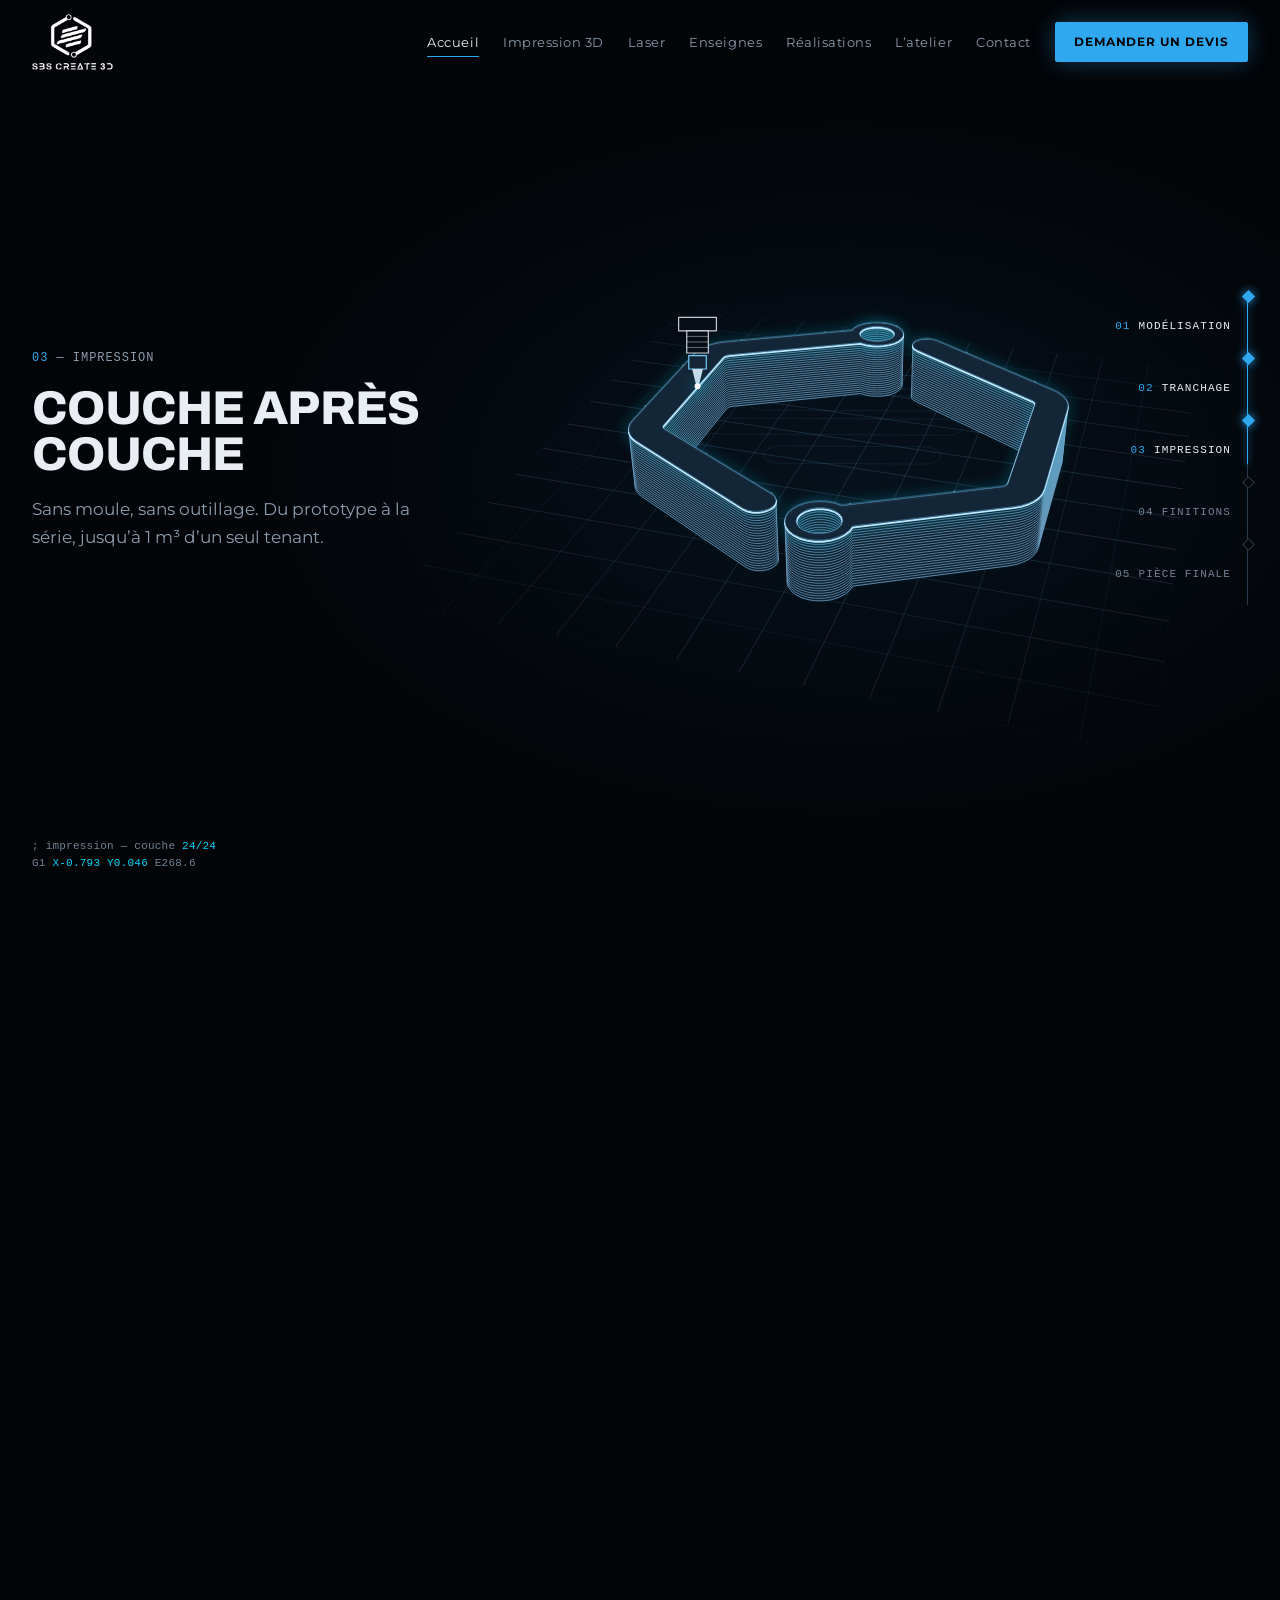
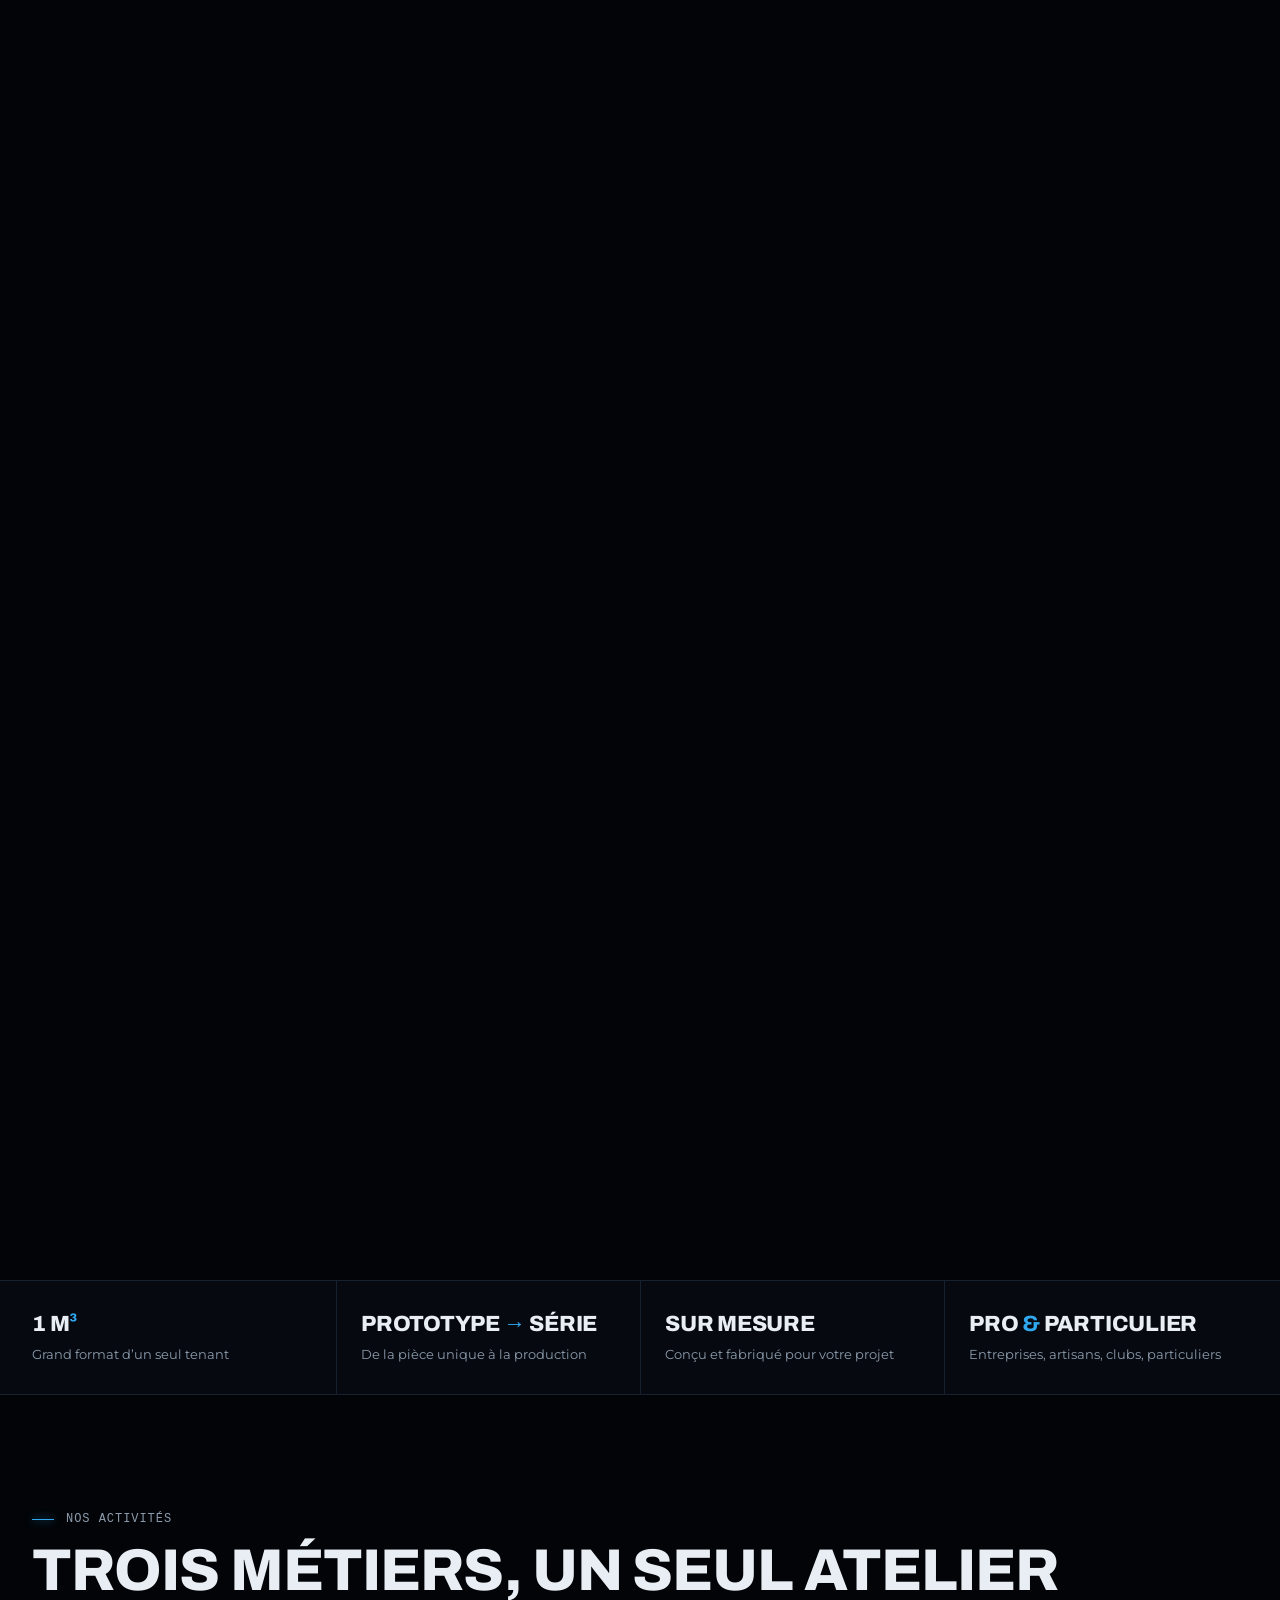
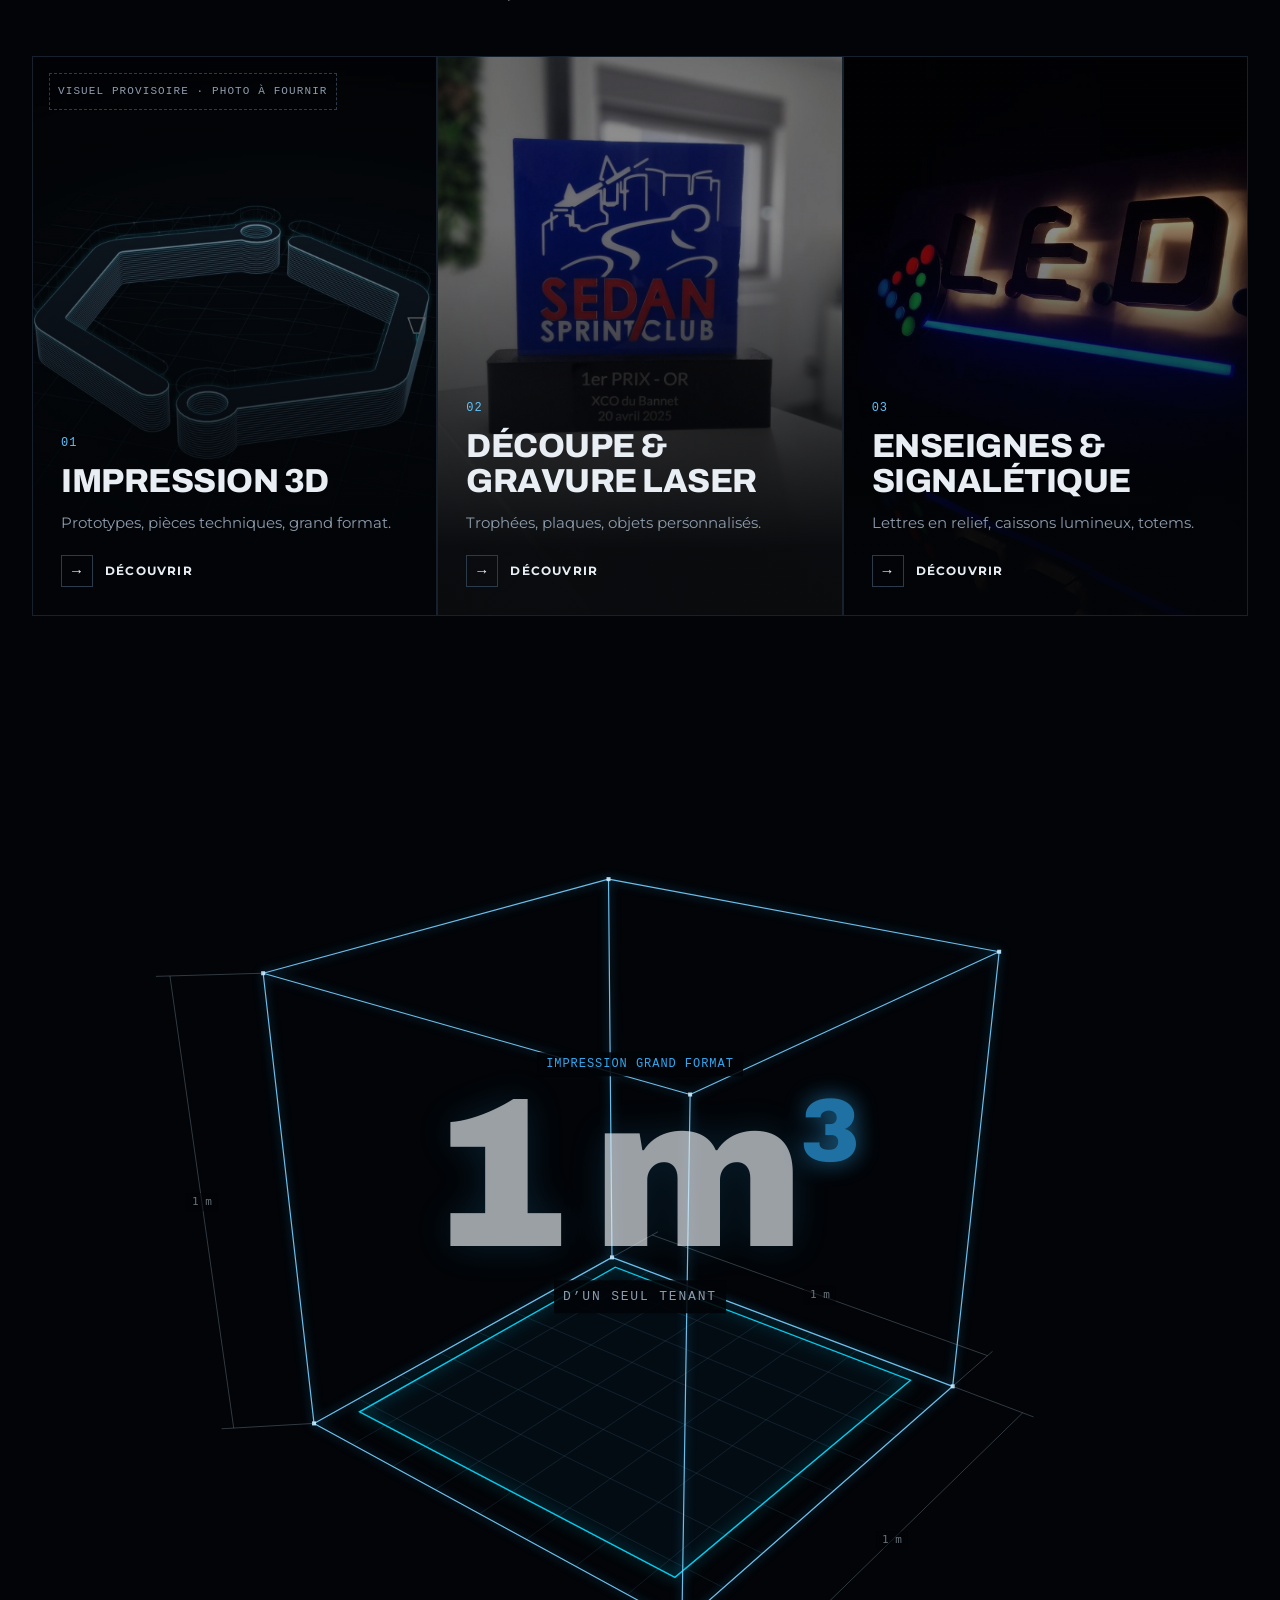
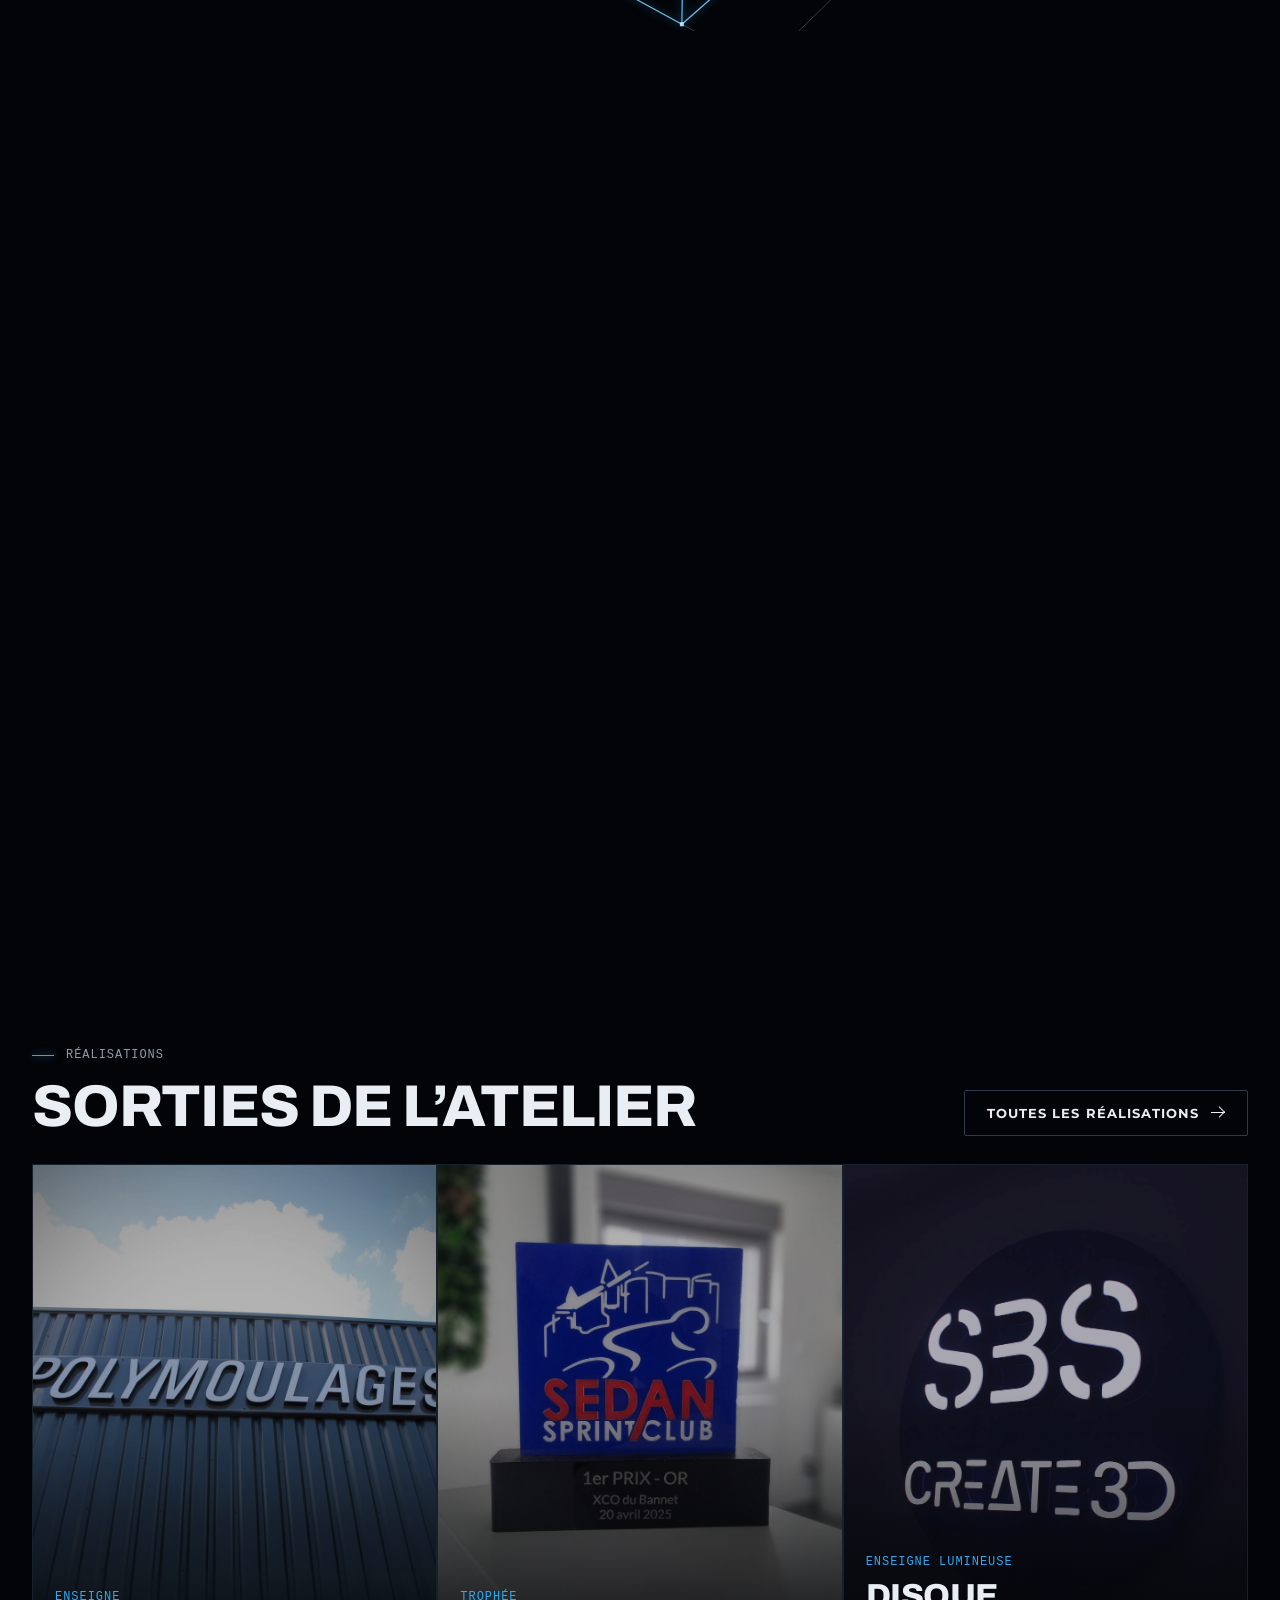
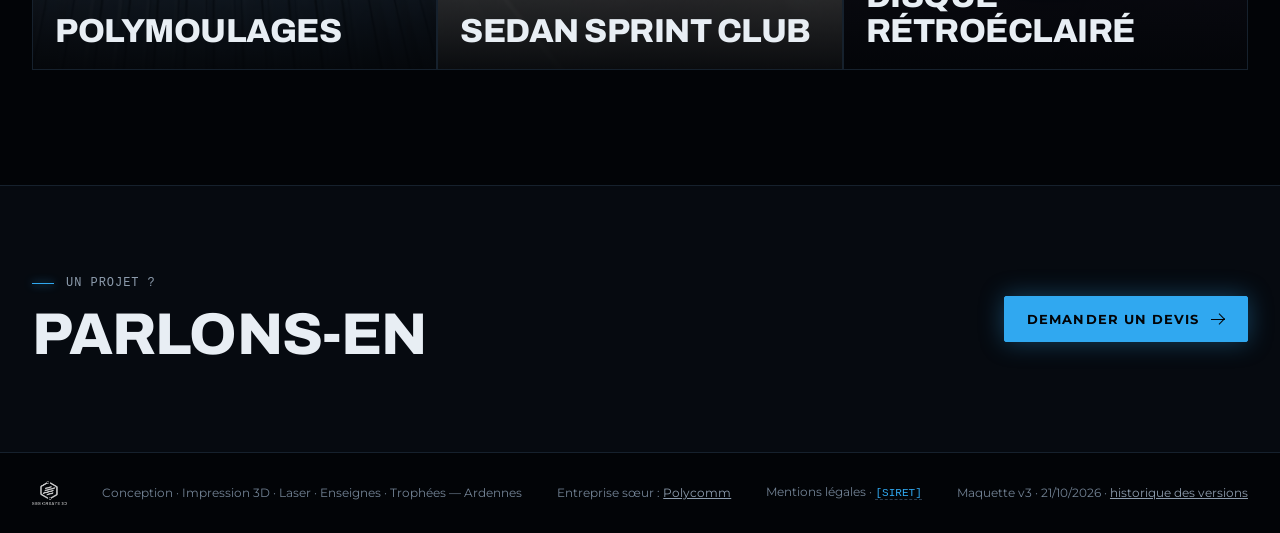
<file: versions/v3/index.html>
<!doctype html>
<html lang="fr">
<head>
<meta charset="utf-8">
<meta name="viewport" content="width=device-width,initial-scale=1,viewport-fit=cover">
<meta name="color-scheme" content="dark">
<title>SBS Create 3D</title>
<meta name="description" content="SBS Create 3D, Ardennes : conception, impression 3D jusqu'à 1 m³, découpe et gravure laser, enseignes et trophées.">
<meta name="theme-color" content="#020407">
<meta property="og:title" content="SBS Create 3D">
<meta property="og:description" content="SBS Create 3D, Ardennes : conception, impression 3D jusqu'à 1 m³, découpe et gravure laser, enseignes et trophées.">
<meta property="og:type" content="website">
<style>html,body{margin:0;background:#020407}
[hidden]:not([hidden="until-found"]){display:none!important}</style>
<link rel="stylesheet" href="commun.css">
</head>
<body class="accueil">

<header class="barre" id="barre">
  <div class="enveloppe barre__inner">
    <a class="barre__logo" href="index.html" aria-label="SBS Create 3D — accueil"><img src="logo-blanc.png" alt="SBS Create 3D" width="520" height="358"></a>
    <nav class="menu" id="menu" aria-label="Navigation principale">
      <a href="index.html" class="ici" aria-current="page">Accueil</a>
      <a href="impression-3d.html">Impression 3D</a>
      <a href="laser.html">Laser</a>
      <a href="enseignes.html">Enseignes</a>
      <a href="realisations.html">Réalisations</a>
      <a href="atelier.html">L’atelier</a>
      <a href="contact.html">Contact</a>
      <a class="bouton bouton--led" href="contact.html">Demander un devis</a>
    </nav>
    <button class="burger" id="burger" type="button" aria-controls="menu" aria-expanded="false" aria-label="Ouvrir le menu"><span></span><span></span><span></span></button>
  </div>
</header>

<main id="haut">
  <section class="recit" id="recit" aria-label="De l’idée à la matière">
    <div class="scene">
      <canvas class="scene__toile" id="toile" aria-hidden="true"></canvas>
      <img id="motReel" src="mot-sbs-blanc.png" alt="" width="2069" height="173" hidden>

      <div class="scene__cadre">
        <div class="scene__texte">

          <article class="chapitre chapitre--ouverture actif" data-chapitre="0">
            <p class="label label--led">Conception · Fabrication additive · Laser · Enseignes · Trophées</p>
            <h1 class="titre slogan" style="margin-top: 22px;"><span>Donner forme</span><span>à l’idée,</span><span>la révéler</span><span class="lumiere">en impression 3D</span></h1>
            <p class="ouverture__sous">Jusqu’à <b>1 m³</b> d’un seul tenant, dans les Ardennes.</p>
            <div class="actions">
              <a class="bouton bouton--led" href="contact.html">Parler de mon projet <span class="fleche"></span></a>
              <a class="bouton" href="realisations.html">Voir nos réalisations</a>
            </div>
            <p class="indice label"><span class="indice__rail"></span>Faites défiler</p>
          </article>

          <article class="chapitre" data-chapitre="1">
            <p class="label"><span class="num">01</span> — Modélisation</p>
            <h2 class="titre chapitre__titre">Tout commence par un volume</h2>
            <p class="chapitre__texte">Un croquis, un plan, une pièce à reproduire : elle devient un modèle 3D, cote par cote.</p>
          </article>

          <article class="chapitre" data-chapitre="2">
            <p class="label"><span class="num">02</span> — Tranchage</p>
            <h2 class="titre chapitre__titre">Le volume devient couches</h2>
            <p class="chapitre__texte">Chaque strate et chaque trajet de buse sont calculés avant que la machine démarre.</p>
          </article>

          <article class="chapitre" data-chapitre="3">
            <p class="label"><span class="num">03</span> — Impression</p>
            <h2 class="titre chapitre__titre">Couche après couche</h2>
            <p class="chapitre__texte">Sans moule, sans outillage. Du prototype à la série, jusqu’à 1 m³ d’un seul tenant.</p>
          </article>

          <article class="chapitre" data-chapitre="4">
            <p class="label"><span class="num">04</span> — Finitions</p>
            <h2 class="titre chapitre__titre">Le laser découpe et grave</h2>
            <p class="chapitre__texte">Bois, acrylique, plastique, cuir, métal. Une découpe nette, une gravure qui ne s’efface pas.</p>
          </article>

          <article class="chapitre" data-chapitre="5">
            <p class="label"><span class="num">05</span> — Pièce finale</p>
            <h2 class="titre chapitre__titre">Et la pièce s’allume</h2>
            <p class="chapitre__texte">Montée, câblée, éclairée. Prête à poser.</p>
            <div class="actions">
              <a class="bouton bouton--led" href="contact.html">Parler de mon projet <span class="fleche"></span></a>
            </div>
          </article>

        </div>
      </div>

      <ol class="frise" id="frise" aria-hidden="true">
        <li><span class="frise__nom"><b>01</b>Modélisation</span><span class="frise__rail"></span></li>
        <li><span class="frise__nom"><b>02</b>Tranchage</span><span class="frise__rail"></span></li>
        <li><span class="frise__nom"><b>03</b>Impression</span><span class="frise__rail"></span></li>
        <li><span class="frise__nom"><b>04</b>Finitions</span><span class="frise__rail"></span></li>
        <li><span class="frise__nom"><b>05</b>Pièce finale</span><span class="frise__rail"></span></li>
      </ol>
      <pre class="console" id="console" aria-hidden="true"></pre>
    </div>
  </section>
  <section class="atouts" aria-label="Nos points forts">
    <ul class="enveloppe">
      <li><strong>1 m<i>³</i></strong><span>Grand format d’un seul tenant</span></li>
      <li><strong>Prototype <i>→</i> série</strong><span>De la pièce unique à la production</span></li>
      <li><strong>Sur mesure</strong><span>Conçu et fabriqué pour votre projet</span></li>
      <li><strong>Pro <i>&amp;</i> particulier</strong><span>Entreprises, artisans, clubs, particuliers</span></li>
    </ul>
  </section>
  <section class="bloc" id="activites">
    <div class="enveloppe">
      <div class="entete-bloc">
        <p class="label dep">Nos activités</p>
        <h2 class="titre titre--l dep" style="--i:1">Trois métiers, un seul atelier</h2>
      </div>
      <div class="activites">
        <a class="activite dep" href="impression-3d.html" style="--i:0">
          <img class="activite__photo" src="impression-provisoire.jpg" alt="" loading="lazy" decoding="async">
          <span class="provisoire">Visuel provisoire · photo à fournir</span>
          <div class="activite__corps">
            <p class="label label--led">01</p>
            <h3 class="titre titre--m">Impression 3D</h3>
            <p>Prototypes, pièces techniques, grand format.</p>
            <span class="activite__lien">Découvrir</span>
          </div>
        </a>
        <a class="activite dep" href="laser.html" style="--i:1">
          <img class="activite__photo" src="trophee-sedan.jpg" alt="" loading="lazy" decoding="async" style="object-position: 50% 62%;">
          
          <div class="activite__corps">
            <p class="label label--led">02</p>
            <h3 class="titre titre--m">Découpe &amp; gravure laser</h3>
            <p>Trophées, plaques, objets personnalisés.</p>
            <span class="activite__lien">Découvrir</span>
          </div>
        </a>
        <a class="activite dep" href="enseignes.html" style="--i:2">
          <img class="activite__photo" src="led-couleur.jpg" alt="" loading="lazy" decoding="async">
          
          <div class="activite__corps">
            <p class="label label--led">03</p>
            <h3 class="titre titre--m">Enseignes &amp; signalétique</h3>
            <p>Lettres en relief, caissons lumineux, totems.</p>
            <span class="activite__lien">Découvrir</span>
          </div>
        </a>
      </div>
    </div>
  </section>
  <section class="grand" id="grand-format" aria-label="Impression grand format, 1 m³">
    <div class="grand__scene">
      <canvas class="grand__toile" id="cube" aria-hidden="true"></canvas>
      <div class="grand__centre" id="grandCentre">
        <p class="label label--led">Impression grand format</p>
        <p class="grand__valeur" id="grandValeur">1 m<sup>3</sup></p>
        <p class="grand__sous">D’un seul tenant</p>
      </div>
      <canvas class="grand__toile grand__toile--avant" id="cubeAvant" aria-hidden="true"></canvas>
      <ul class="grand__capas" id="capas">
        <li class="capa"><p class="label label--led">Volume</p><p>Jusqu’à 1 m³ pour une seule pièce, sans assemblage.</p></li>
        <li class="capa"><p class="label label--led">Applications</p><p>Structures, maquettes d’architecture, mobilier, enseignes.</p></li>
        <li class="capa"><p class="label label--led">Production</p><p>Pièce unique, prototype ou petite série.</p></li>
        <li class="capa"><p class="label label--led">Dimensions utiles</p><p><span class="a-remplir">[À CONFIRMER]</span></p></li>
      </ul>
    </div>
  </section>
  <section class="bloc" id="realisations">
    <div class="enveloppe">
      <div class="bas-bloc">
        <div class="entete-bloc" style="margin: 0;">
          <p class="label dep">Réalisations</p>
          <h2 class="titre titre--l dep" style="--i:1">Sorties de l’atelier</h2>
        </div>
        <a class="bouton dep" href="realisations.html" style="--i:2">Toutes les réalisations <span class="fleche"></span></a>
      </div>
      <div class="apercus">
        <a class="apercu dep" href="realisations.html#polymoulages" style="--i:0">
          <img src="polymoulages.jpg" alt="" loading="lazy" decoding="async">
          <span class="apercu__txt"><span class="label label--led">Enseigne</span><span class="titre titre--m">Polymoulages</span></span>
        </a>
        <a class="apercu dep" href="realisations.html#sedan-sprint" style="--i:1">
          <img src="trophee-sedan.jpg" alt="" loading="lazy" decoding="async">
          <span class="apercu__txt"><span class="label label--led">Trophée</span><span class="titre titre--m">Sedan Sprint Club</span></span>
        </a>
        <a class="apercu dep" href="realisations.html#disque-retroeclaire" style="--i:2">
          <img src="enseigne-sbs.jpg" alt="" loading="lazy" decoding="async">
          <span class="apercu__txt"><span class="label label--led">Enseigne lumineuse</span><span class="titre titre--m">Disque rétroéclairé</span></span>
        </a>
      </div>
    </div>
  </section>
  <section class="appel">
    <div class="enveloppe">
      <div class="entete-bloc" style="margin: 0;">
        <p class="label">Un projet ?</p>
        <h2 class="titre titre--l">Parlons-en</h2>
      </div>
      <a class="bouton bouton--led" href="contact.html">Demander un devis <span class="fleche"></span></a>
    </div>
  </section>

</main>

<footer class="pied">
  <div class="enveloppe pied__inner">
    <img src="logo-blanc.png" alt="SBS Create 3D" width="520" height="358">
    <span>Conception · Impression 3D · Laser · Enseignes · Trophées — Ardennes</span>
    <span>Entreprise sœur : <a class="soeur-lien" href="https://www.polycomm.fr/" rel="noopener">Polycomm</a></span>
    <span>Mentions légales · <span class="a-remplir">[SIRET]</span></span>
    <span>Maquette v3 · 21/10/2026 · <a href="../">historique des versions</a></span>
  </div>
</footer>

<script src="commun.js" defer></script>
<script src="accueil.js" defer></script>
</body>
</html>
</file>
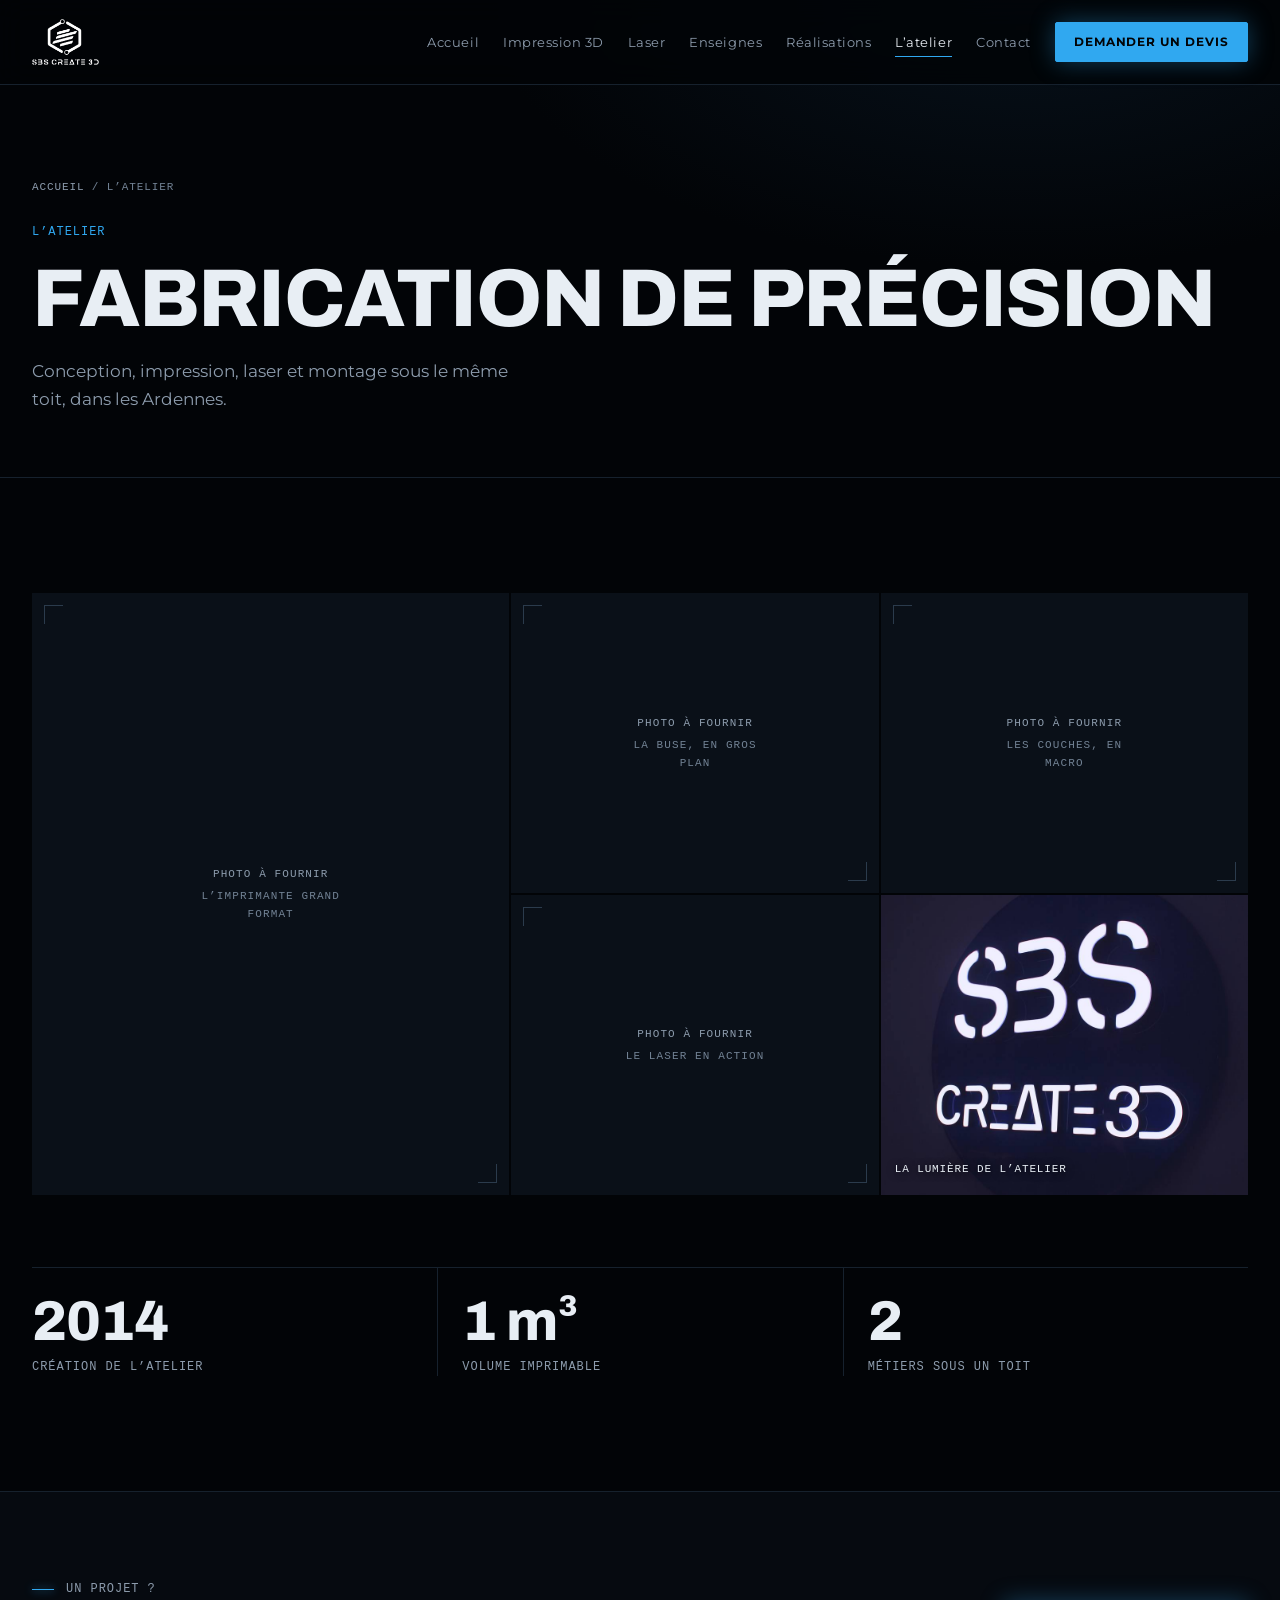
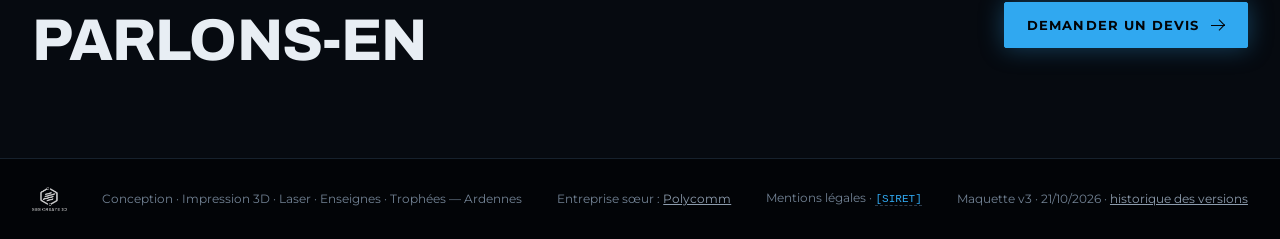
<file: versions/v3/atelier.html>
<!doctype html>
<html lang="fr">
<head>
<meta charset="utf-8">
<meta name="viewport" content="width=device-width,initial-scale=1,viewport-fit=cover">
<meta name="color-scheme" content="dark">
<title>L’atelier · SBS Create 3D</title>
<meta name="description" content="L'atelier de SBS Create 3D dans les Ardennes.">
<meta name="theme-color" content="#020407">
<meta property="og:title" content="L’atelier · SBS Create 3D">
<meta property="og:description" content="L'atelier de SBS Create 3D dans les Ardennes.">
<meta property="og:type" content="website">
<style>html,body{margin:0;background:#020407}
[hidden]:not([hidden="until-found"]){display:none!important}</style>
<link rel="stylesheet" href="commun.css">
</head>
<body>

<header class="barre" id="barre">
  <div class="enveloppe barre__inner">
    <a class="barre__logo" href="index.html" aria-label="SBS Create 3D — accueil"><img src="logo-blanc.png" alt="SBS Create 3D" width="520" height="358"></a>
    <nav class="menu" id="menu" aria-label="Navigation principale">
      <a href="index.html">Accueil</a>
      <a href="impression-3d.html">Impression 3D</a>
      <a href="laser.html">Laser</a>
      <a href="enseignes.html">Enseignes</a>
      <a href="realisations.html">Réalisations</a>
      <a href="atelier.html" class="ici" aria-current="page">L’atelier</a>
      <a href="contact.html">Contact</a>
      <a class="bouton bouton--led" href="contact.html">Demander un devis</a>
    </nav>
    <button class="burger" id="burger" type="button" aria-controls="menu" aria-expanded="false" aria-label="Ouvrir le menu"><span></span><span></span><span></span></button>
  </div>
</header>

<main id="haut">
  <section class="tete-page">
    <div class="enveloppe">
      <p class="fil"><a href="index.html">Accueil</a> / L’atelier</p>
      <p class="label label--led dep">L’atelier</p>
      <h1 class="titre titre--xl dep" style="--i:1">Fabrication de précision</h1>
      <p class="chapeau dep" style="--i:2">Conception, impression, laser et montage sous le même toit, dans les Ardennes.</p>
    </div>
  </section>
  <section class="bloc">
    <div class="enveloppe">
      <div class="mosaique dep">
        <figure class="a-fournir"><span><b>Photo à fournir</b>L’imprimante grand format</span></figure>
        <figure class="a-fournir"><span><b>Photo à fournir</b>La buse, en gros plan</span></figure>
        <figure class="a-fournir"><span><b>Photo à fournir</b>Les couches, en macro</span></figure>
        <figure class="a-fournir"><span><b>Photo à fournir</b>Le laser en action</span></figure>
        <figure><img src="enseigne-sbs.jpg" alt="Enseigne SBS Create 3D allumée" loading="lazy" decoding="async" width="922" height="1383"><figcaption>La lumière de l’atelier</figcaption></figure>
      </div>
      <ul class="chiffres">
        <li class="chiffre dep"><span class="chiffre__val" data-compte="2023">2023</span><span class="label">Création de l’atelier</span></li>
        <li class="chiffre dep" style="--i:1"><span class="chiffre__val">1 m³</span><span class="label">Volume imprimable</span></li>
        <li class="chiffre dep" style="--i:2"><span class="chiffre__val" data-compte="3">3</span><span class="label">Métiers sous un toit</span></li>
      </ul>
    </div>
  </section>
  <section class="appel">
    <div class="enveloppe">
      <div class="entete-bloc" style="margin: 0;">
        <p class="label">Un projet ?</p>
        <h2 class="titre titre--l">Parlons-en</h2>
      </div>
      <a class="bouton bouton--led" href="contact.html">Demander un devis <span class="fleche"></span></a>
    </div>
  </section>

</main>

<footer class="pied">
  <div class="enveloppe pied__inner">
    <img src="logo-blanc.png" alt="SBS Create 3D" width="520" height="358">
    <span>Conception · Impression 3D · Laser · Enseignes · Trophées — Ardennes</span>
    <span>Entreprise sœur : <a class="soeur-lien" href="https://www.polycomm.fr/" rel="noopener">Polycomm</a></span>
    <span>Mentions légales · <span class="a-remplir">[SIRET]</span></span>
    <span>Maquette v3 · 21/10/2026 · <a href="../">historique des versions</a></span>
  </div>
</footer>

<script src="commun.js" defer></script>

</body>
</html>
</file>
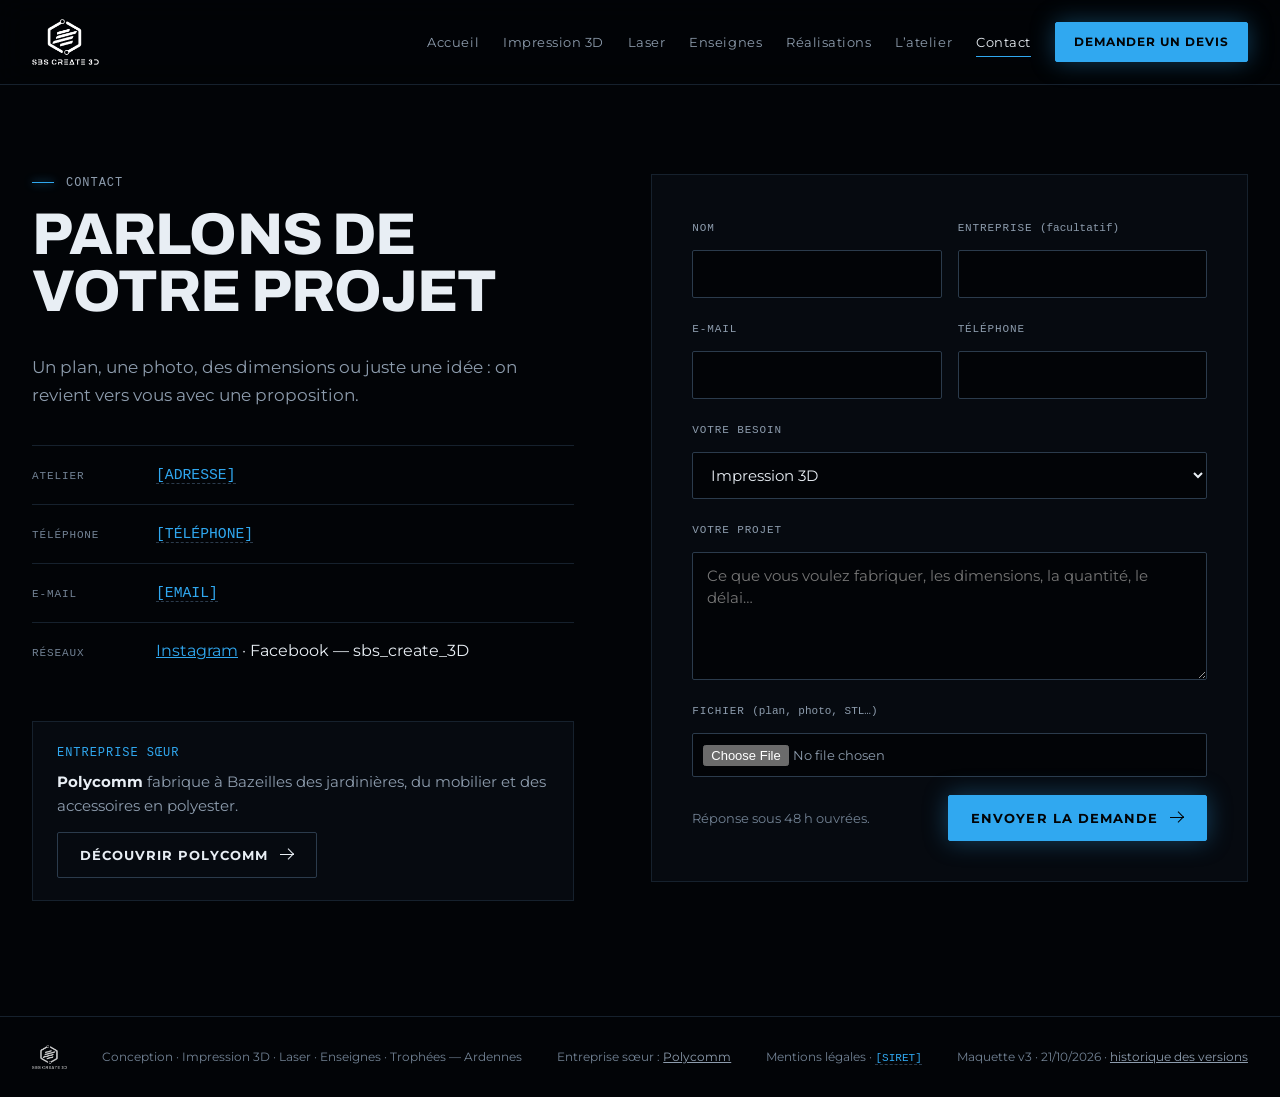
<file: versions/v3/contact.html>
<!doctype html>
<html lang="fr">
<head>
<meta charset="utf-8">
<meta name="viewport" content="width=device-width,initial-scale=1,viewport-fit=cover">
<meta name="color-scheme" content="dark">
<title>Contact · SBS Create 3D</title>
<meta name="description" content="Contacter SBS Create 3D : devis, impression 3D, laser, enseignes.">
<meta name="theme-color" content="#020407">
<meta property="og:title" content="Contact · SBS Create 3D">
<meta property="og:description" content="Contacter SBS Create 3D : devis, impression 3D, laser, enseignes.">
<meta property="og:type" content="website">
<style>html,body{margin:0;background:#020407}
[hidden]:not([hidden="until-found"]){display:none!important}</style>
<link rel="stylesheet" href="commun.css">
</head>
<body>

<header class="barre" id="barre">
  <div class="enveloppe barre__inner">
    <a class="barre__logo" href="index.html" aria-label="SBS Create 3D — accueil"><img src="logo-blanc.png" alt="SBS Create 3D" width="520" height="358"></a>
    <nav class="menu" id="menu" aria-label="Navigation principale">
      <a href="index.html">Accueil</a>
      <a href="impression-3d.html">Impression 3D</a>
      <a href="laser.html">Laser</a>
      <a href="enseignes.html">Enseignes</a>
      <a href="realisations.html">Réalisations</a>
      <a href="atelier.html">L’atelier</a>
      <a href="contact.html" class="ici" aria-current="page">Contact</a>
      <a class="bouton bouton--led" href="contact.html">Demander un devis</a>
    </nav>
    <button class="burger" id="burger" type="button" aria-controls="menu" aria-expanded="false" aria-label="Ouvrir le menu"><span></span><span></span><span></span></button>
  </div>
</header>

<main id="haut">
  <section class="bloc" id="contact" style="padding-top: calc(var(--haut-barre) + clamp(48px, 7vw, 96px));">
    <div class="enveloppe contact">
      <div>
        <div class="entete-bloc" style="margin-bottom: 0;">
          <p class="label dep">Contact</p>
          <h1 class="titre titre--l dep" style="--i:1">Parlons de votre projet</h1>
          <p class="chapeau dep" style="--i:2">Un plan, une photo, des dimensions ou juste une idée : on revient vers vous avec une proposition.</p>
        </div>
        <dl class="coordonnees dep" style="--i:3">
          <div><dt>Atelier</dt><dd><span class="a-remplir">[ADRESSE]</span></dd></div>
          <div><dt>Téléphone</dt><dd><span class="a-remplir">[TÉLÉPHONE]</span></dd></div>
          <div><dt>E-mail</dt><dd><span class="a-remplir">[EMAIL]</span></dd></div>
          <div><dt>Réseaux</dt><dd><a href="https://www.instagram.com/sbs_create_3D" rel="noopener">Instagram</a> · Facebook — sbs_create_3D</dd></div>
        </dl>
        <div class="soeur dep" style="--i:4">
          <p class="label label--led">Entreprise sœur</p>
          <p><b style="color: var(--encre);">Polycomm</b> fabrique à Bazeilles des jardinières, du mobilier et des accessoires en polyester.</p>
          <a class="bouton" href="https://www.polycomm.fr/" rel="noopener">Découvrir Polycomm <span class="fleche"></span></a>
        </div>
      </div>
      <form class="formulaire dep" id="formulaire" style="--i:2" novalidate>
        <div class="champ"><label for="f-nom">Nom</label><input id="f-nom" name="nom" autocomplete="name" required></div>
        <div class="champ"><label for="f-societe">Entreprise <span style="text-transform: none; letter-spacing: 0;">(facultatif)</span></label><input id="f-societe" name="societe" autocomplete="organization"></div>
        <div class="champ"><label for="f-mail">E-mail</label><input id="f-mail" name="email" type="email" autocomplete="email" required></div>
        <div class="champ"><label for="f-tel">Téléphone</label><input id="f-tel" name="tel" type="tel" autocomplete="tel"></div>
        <div class="champ champ--large"><label for="f-besoin">Votre besoin</label>
          <select id="f-besoin" name="besoin">
            <option>Impression 3D</option>
            <option>Découpe &amp; gravure laser</option>
            <option>Enseigne &amp; signalétique</option>
            <option>Trophée</option>
            <option>Je ne sais pas encore</option>
          </select>
        </div>
        <div class="champ champ--large"><label for="f-msg">Votre projet</label><textarea id="f-msg" name="message" placeholder="Ce que vous voulez fabriquer, les dimensions, la quantité, le délai…"></textarea></div>
        <div class="champ champ--large"><label for="f-fichier">Fichier <span style="text-transform: none; letter-spacing: 0;">(plan, photo, STL…)</span></label><input id="f-fichier" name="fichier" type="file"></div>
        <div class="formulaire__pied">
          <p class="formulaire__note">Réponse sous 48 h ouvrées.</p>
          <button class="bouton bouton--led" type="submit">Envoyer la demande <span class="fleche"></span></button>
        </div>
        <p class="formulaire__retour" id="formRetour" hidden>Maquette : l’envoi sera branché à la mise en ligne. Rien n’a été transmis.</p>
      </form>
    </div>
  </section>

</main>

<footer class="pied">
  <div class="enveloppe pied__inner">
    <img src="logo-blanc.png" alt="SBS Create 3D" width="520" height="358">
    <span>Conception · Impression 3D · Laser · Enseignes · Trophées — Ardennes</span>
    <span>Entreprise sœur : <a class="soeur-lien" href="https://www.polycomm.fr/" rel="noopener">Polycomm</a></span>
    <span>Mentions légales · <span class="a-remplir">[SIRET]</span></span>
    <span>Maquette v3 · 21/10/2026 · <a href="../">historique des versions</a></span>
  </div>
</footer>

<script src="commun.js" defer></script>

</body>
</html>
</file>
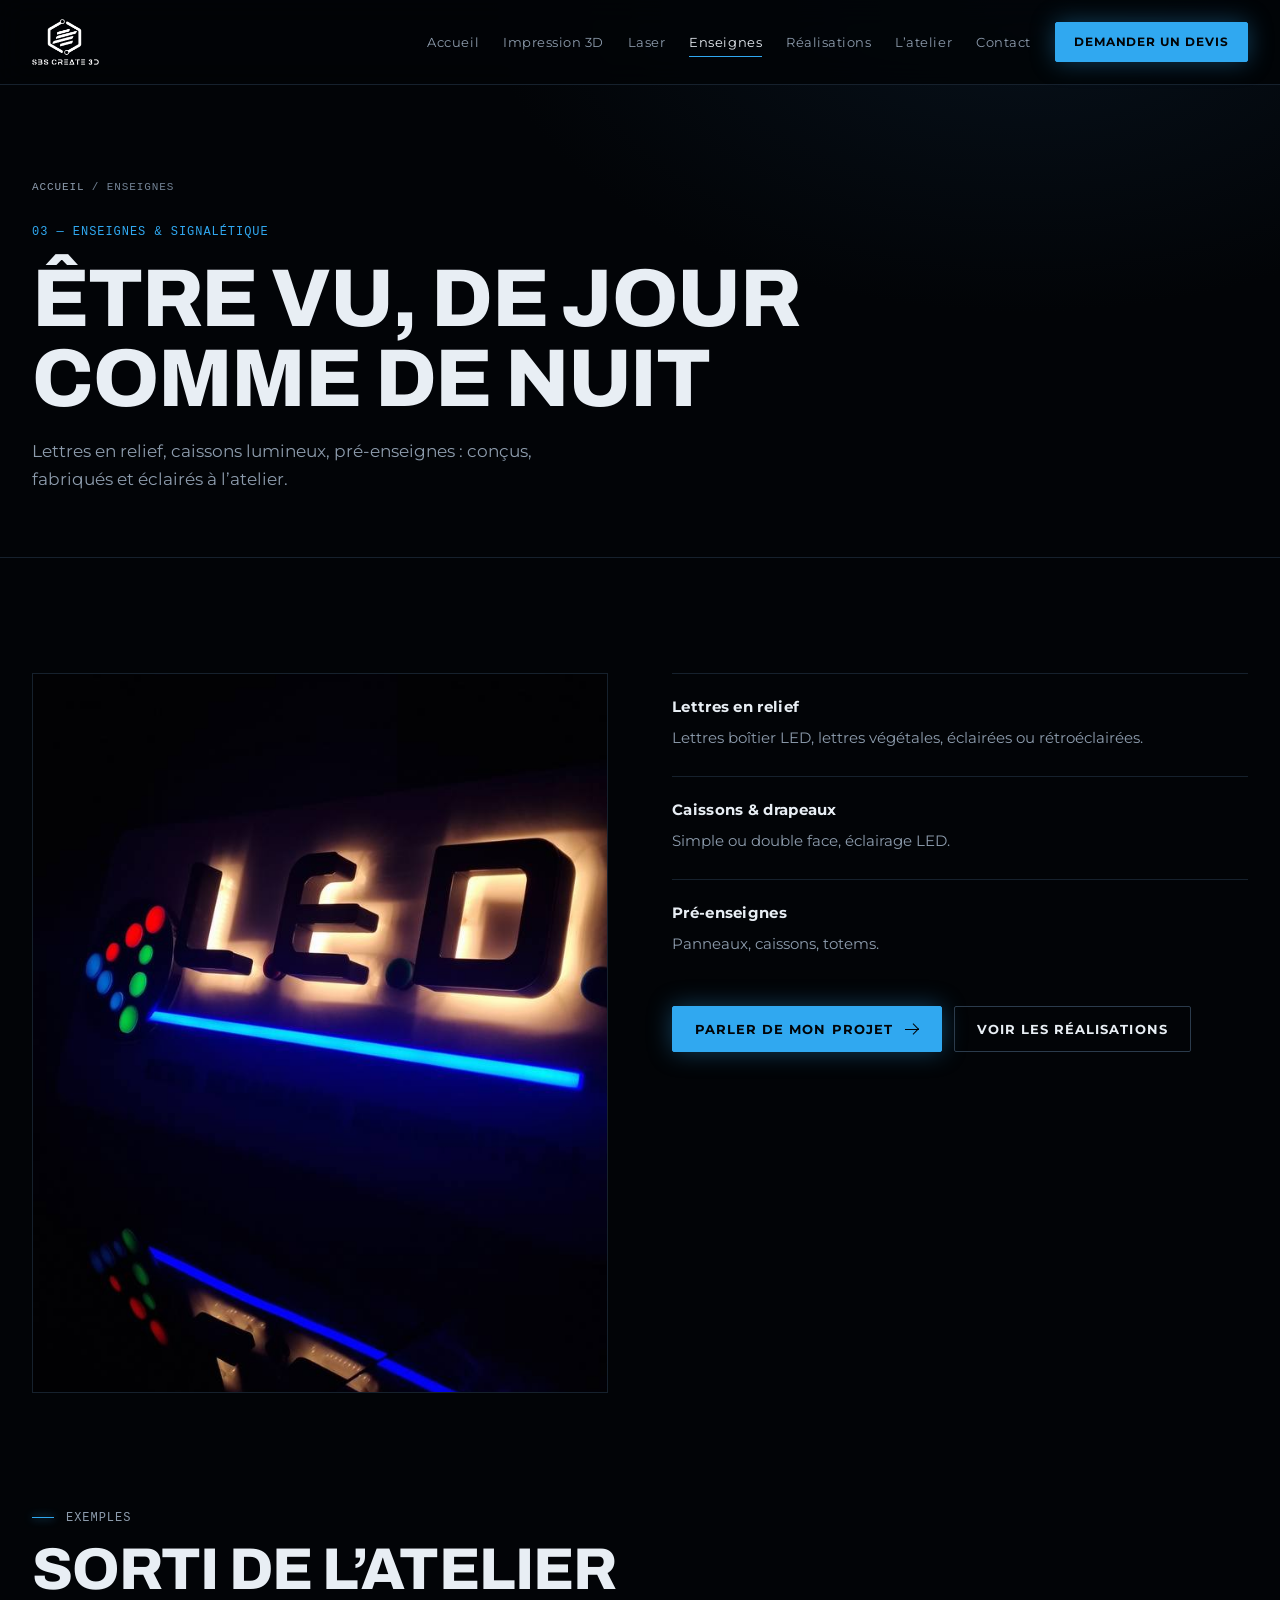
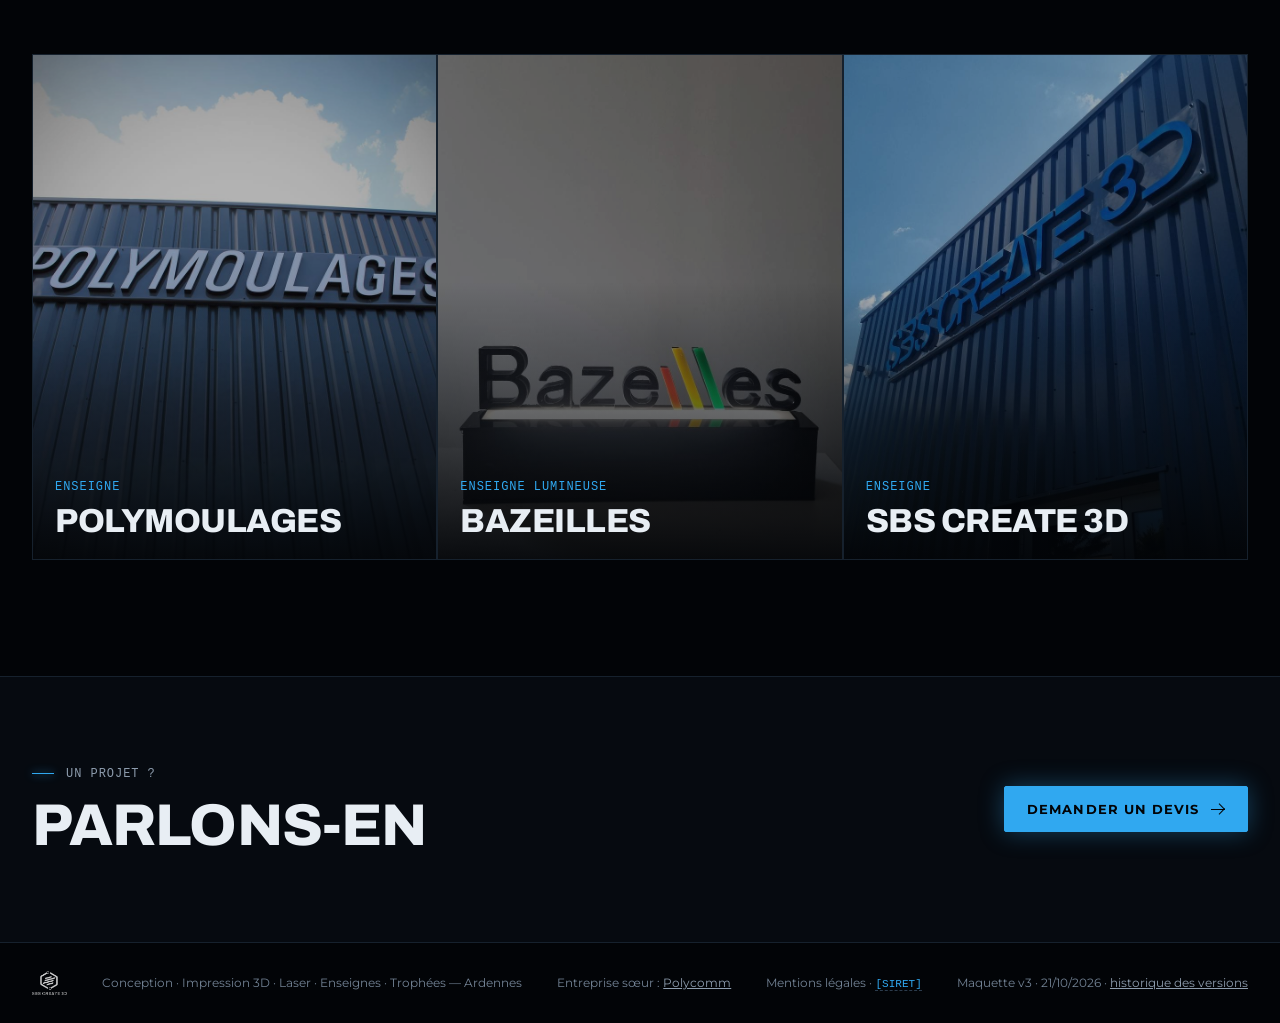
<file: versions/v3/enseignes.html>
<!doctype html>
<html lang="fr">
<head>
<meta charset="utf-8">
<meta name="viewport" content="width=device-width,initial-scale=1,viewport-fit=cover">
<meta name="color-scheme" content="dark">
<title>Enseignes · SBS Create 3D</title>
<meta name="description" content="Lettres en relief, caissons lumineux, pré-enseignes : conçus, fabriqués et éclairés à l’atelier.">
<meta name="theme-color" content="#020407">
<meta property="og:title" content="Enseignes · SBS Create 3D">
<meta property="og:description" content="Lettres en relief, caissons lumineux, pré-enseignes : conçus, fabriqués et éclairés à l’atelier.">
<meta property="og:type" content="website">
<style>html,body{margin:0;background:#020407}
[hidden]:not([hidden="until-found"]){display:none!important}</style>
<link rel="stylesheet" href="commun.css">
</head>
<body>

<header class="barre" id="barre">
  <div class="enveloppe barre__inner">
    <a class="barre__logo" href="index.html" aria-label="SBS Create 3D — accueil"><img src="logo-blanc.png" alt="SBS Create 3D" width="520" height="358"></a>
    <nav class="menu" id="menu" aria-label="Navigation principale">
      <a href="index.html">Accueil</a>
      <a href="impression-3d.html">Impression 3D</a>
      <a href="laser.html">Laser</a>
      <a href="enseignes.html" class="ici" aria-current="page">Enseignes</a>
      <a href="realisations.html">Réalisations</a>
      <a href="atelier.html">L’atelier</a>
      <a href="contact.html">Contact</a>
      <a class="bouton bouton--led" href="contact.html">Demander un devis</a>
    </nav>
    <button class="burger" id="burger" type="button" aria-controls="menu" aria-expanded="false" aria-label="Ouvrir le menu"><span></span><span></span><span></span></button>
  </div>
</header>

<main id="haut">
  <section class="tete-page">
    <div class="enveloppe">
      <p class="fil"><a href="index.html">Accueil</a> / Enseignes</p>
      <p class="label label--led dep">03 — Enseignes &amp; signalétique</p>
      <h1 class="titre titre--xl dep" style="--i:1">Être vu, de jour comme de nuit</h1>
      <p class="chapeau dep" style="--i:2">Lettres en relief, caissons lumineux, pré-enseignes : conçus, fabriqués et éclairés à l’atelier.</p>
    </div>
  </section>
  <section class="bloc">
    <div class="enveloppe act">
      <figure class="act__photo dep"><img src="led-couleur.jpg" alt="Lettrage rétroéclairé L.E.D avec néon bleu" loading="lazy" decoding="async"></figure>
      <div class="act__corps">
          <div class="fiche__groupe dep" style="--i:0"><h2>Lettres en relief</h2><p>Lettres boîtier LED, lettres végétales, éclairées ou rétroéclairées.</p></div>
          <div class="fiche__groupe dep" style="--i:1"><h2>Caissons &amp; drapeaux</h2><p>Simple ou double face, éclairage LED.</p></div>
          <div class="fiche__groupe dep" style="--i:2"><h2>Pré-enseignes</h2><p>Panneaux, caissons, totems.</p></div>
        <div class="actions"><a class="bouton bouton--led" href="contact.html">Parler de mon projet <span class="fleche"></span></a><a class="bouton" href="realisations.html">Voir les réalisations</a></div>
      </div>
    </div>
  </section>
  <section class="bloc" style="padding-top: 0;">
    <div class="enveloppe">
      <div class="entete-bloc"><p class="label">Exemples</p><h2 class="titre titre--l">Sorti de l’atelier</h2></div>
      <div class="apercus">
        <a class="apercu dep" href="realisations.html#polymoulages" style="--i:0">
          <img src="polymoulages.jpg" alt="" loading="lazy" decoding="async">
          <span class="apercu__txt"><span class="label label--led">Enseigne</span><span class="titre titre--m">Polymoulages</span></span>
        </a>
        <a class="apercu dep" href="realisations.html#bazeilles" style="--i:1">
          <img src="bazeilles.jpg" alt="" loading="lazy" decoding="async">
          <span class="apercu__txt"><span class="label label--led">Enseigne lumineuse</span><span class="titre titre--m">Bazeilles</span></span>
        </a>
        <a class="apercu dep" href="realisations.html#facade" style="--i:2">
          <img src="facade.jpg" alt="" loading="lazy" decoding="async">
          <span class="apercu__txt"><span class="label label--led">Enseigne</span><span class="titre titre--m">SBS Create 3D</span></span>
        </a>
      </div>
    </div>
  </section>
  <section class="appel">
    <div class="enveloppe">
      <div class="entete-bloc" style="margin: 0;">
        <p class="label">Un projet ?</p>
        <h2 class="titre titre--l">Parlons-en</h2>
      </div>
      <a class="bouton bouton--led" href="contact.html">Demander un devis <span class="fleche"></span></a>
    </div>
  </section>

</main>

<footer class="pied">
  <div class="enveloppe pied__inner">
    <img src="logo-blanc.png" alt="SBS Create 3D" width="520" height="358">
    <span>Conception · Impression 3D · Laser · Enseignes · Trophées — Ardennes</span>
    <span>Entreprise sœur : <a class="soeur-lien" href="https://www.polycomm.fr/" rel="noopener">Polycomm</a></span>
    <span>Mentions légales · <span class="a-remplir">[SIRET]</span></span>
    <span>Maquette v3 · 21/10/2026 · <a href="../">historique des versions</a></span>
  </div>
</footer>

<script src="commun.js" defer></script>

</body>
</html>
</file>
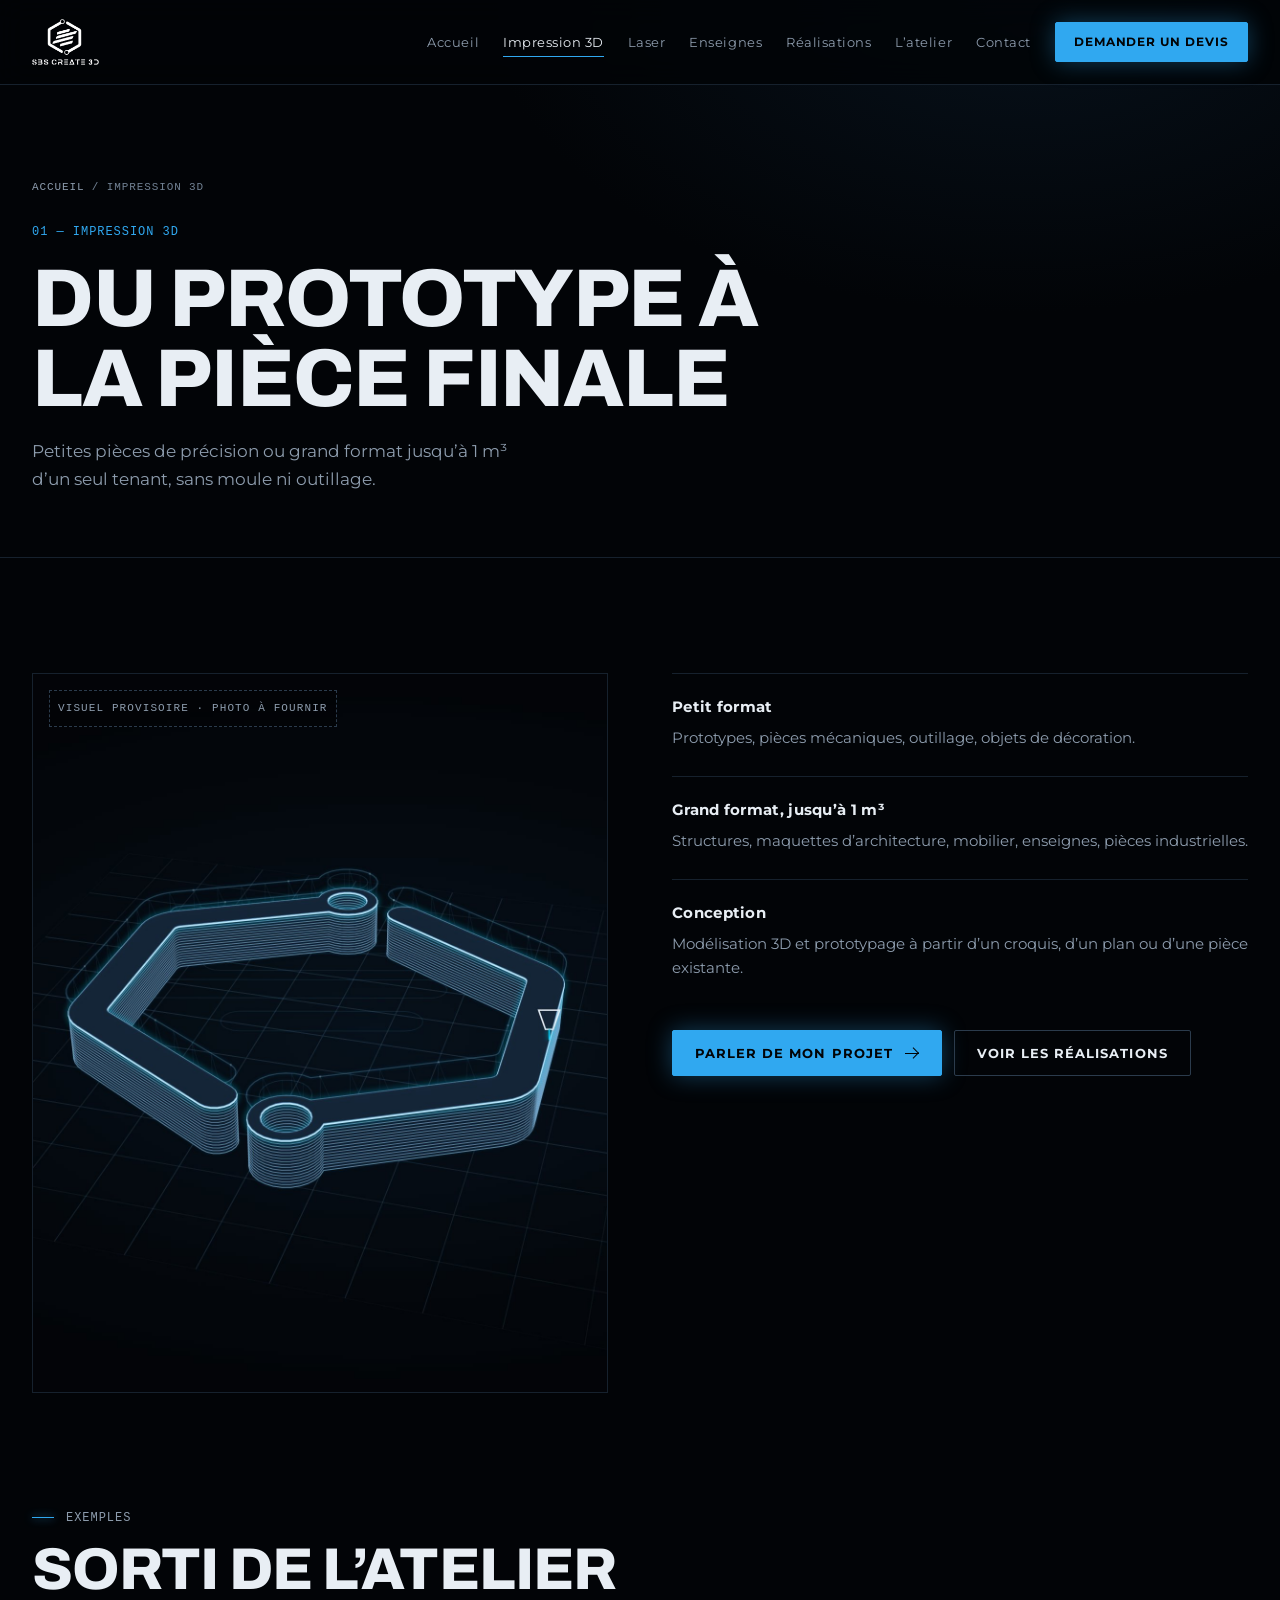
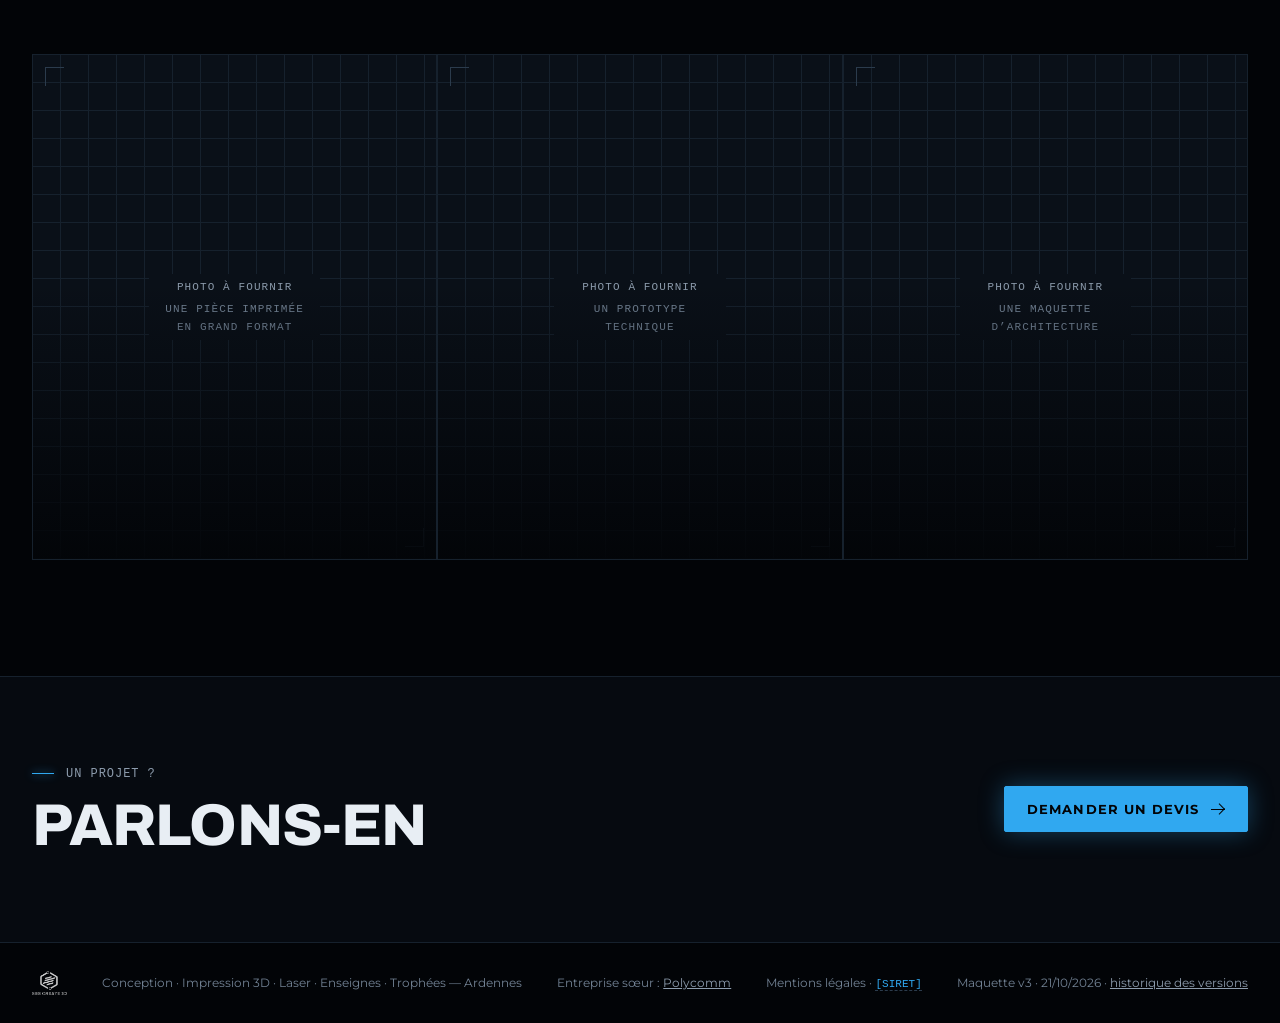
<file: versions/v3/impression-3d.html>
<!doctype html>
<html lang="fr">
<head>
<meta charset="utf-8">
<meta name="viewport" content="width=device-width,initial-scale=1,viewport-fit=cover">
<meta name="color-scheme" content="dark">
<title>Impression 3D · SBS Create 3D</title>
<meta name="description" content="Petites pièces de précision ou grand format jusqu’à 1 m³ d’un seul tenant, sans moule ni outillage.">
<meta name="theme-color" content="#020407">
<meta property="og:title" content="Impression 3D · SBS Create 3D">
<meta property="og:description" content="Petites pièces de précision ou grand format jusqu’à 1 m³ d’un seul tenant, sans moule ni outillage.">
<meta property="og:type" content="website">
<style>html,body{margin:0;background:#020407}
[hidden]:not([hidden="until-found"]){display:none!important}</style>
<link rel="stylesheet" href="commun.css">
</head>
<body>

<header class="barre" id="barre">
  <div class="enveloppe barre__inner">
    <a class="barre__logo" href="index.html" aria-label="SBS Create 3D — accueil"><img src="logo-blanc.png" alt="SBS Create 3D" width="520" height="358"></a>
    <nav class="menu" id="menu" aria-label="Navigation principale">
      <a href="index.html">Accueil</a>
      <a href="impression-3d.html" class="ici" aria-current="page">Impression 3D</a>
      <a href="laser.html">Laser</a>
      <a href="enseignes.html">Enseignes</a>
      <a href="realisations.html">Réalisations</a>
      <a href="atelier.html">L’atelier</a>
      <a href="contact.html">Contact</a>
      <a class="bouton bouton--led" href="contact.html">Demander un devis</a>
    </nav>
    <button class="burger" id="burger" type="button" aria-controls="menu" aria-expanded="false" aria-label="Ouvrir le menu"><span></span><span></span><span></span></button>
  </div>
</header>

<main id="haut">
  <section class="tete-page">
    <div class="enveloppe">
      <p class="fil"><a href="index.html">Accueil</a> / Impression 3D</p>
      <p class="label label--led dep">01 — Impression 3D</p>
      <h1 class="titre titre--xl dep" style="--i:1">Du prototype à la pièce finale</h1>
      <p class="chapeau dep" style="--i:2">Petites pièces de précision ou grand format jusqu’à 1 m³ d’un seul tenant, sans moule ni outillage.</p>
    </div>
  </section>
  <section class="bloc">
    <div class="enveloppe act">
      <figure class="act__photo dep"><img src="impression-provisoire.jpg" alt="" loading="lazy" decoding="async"><span class="provisoire">Visuel provisoire · photo à fournir</span></figure>
      <div class="act__corps">
          <div class="fiche__groupe dep" style="--i:0"><h2>Petit format</h2><p>Prototypes, pièces mécaniques, outillage, objets de décoration.</p></div>
          <div class="fiche__groupe dep" style="--i:1"><h2>Grand format, jusqu’à 1 m³</h2><p>Structures, maquettes d’architecture, mobilier, enseignes, pièces industrielles.</p></div>
          <div class="fiche__groupe dep" style="--i:2"><h2>Conception</h2><p>Modélisation 3D et prototypage à partir d’un croquis, d’un plan ou d’une pièce existante.</p></div>
        <div class="actions"><a class="bouton bouton--led" href="contact.html">Parler de mon projet <span class="fleche"></span></a><a class="bouton" href="realisations.html">Voir les réalisations</a></div>
      </div>
    </div>
  </section>
  <section class="bloc" style="padding-top: 0;">
    <div class="enveloppe">
      <div class="entete-bloc"><p class="label">Exemples</p><h2 class="titre titre--l">Sorti de l’atelier</h2></div>
      <div class="apercus">
        <div class="apercu dep" style="--i:0">
          <figure class="a-fournir" style="margin:0;"><span><b>Photo à fournir</b>Une pièce imprimée en grand format</span></figure>
        </div>
        <div class="apercu dep" style="--i:1">
          <figure class="a-fournir" style="margin:0;"><span><b>Photo à fournir</b>Un prototype technique</span></figure>
        </div>
        <div class="apercu dep" style="--i:2">
          <figure class="a-fournir" style="margin:0;"><span><b>Photo à fournir</b>Une maquette d’architecture</span></figure>
        </div>
      </div>
    </div>
  </section>
  <section class="appel">
    <div class="enveloppe">
      <div class="entete-bloc" style="margin: 0;">
        <p class="label">Un projet ?</p>
        <h2 class="titre titre--l">Parlons-en</h2>
      </div>
      <a class="bouton bouton--led" href="contact.html">Demander un devis <span class="fleche"></span></a>
    </div>
  </section>

</main>

<footer class="pied">
  <div class="enveloppe pied__inner">
    <img src="logo-blanc.png" alt="SBS Create 3D" width="520" height="358">
    <span>Conception · Impression 3D · Laser · Enseignes · Trophées — Ardennes</span>
    <span>Entreprise sœur : <a class="soeur-lien" href="https://www.polycomm.fr/" rel="noopener">Polycomm</a></span>
    <span>Mentions légales · <span class="a-remplir">[SIRET]</span></span>
    <span>Maquette v3 · 21/10/2026 · <a href="../">historique des versions</a></span>
  </div>
</footer>

<script src="commun.js" defer></script>

</body>
</html>
</file>
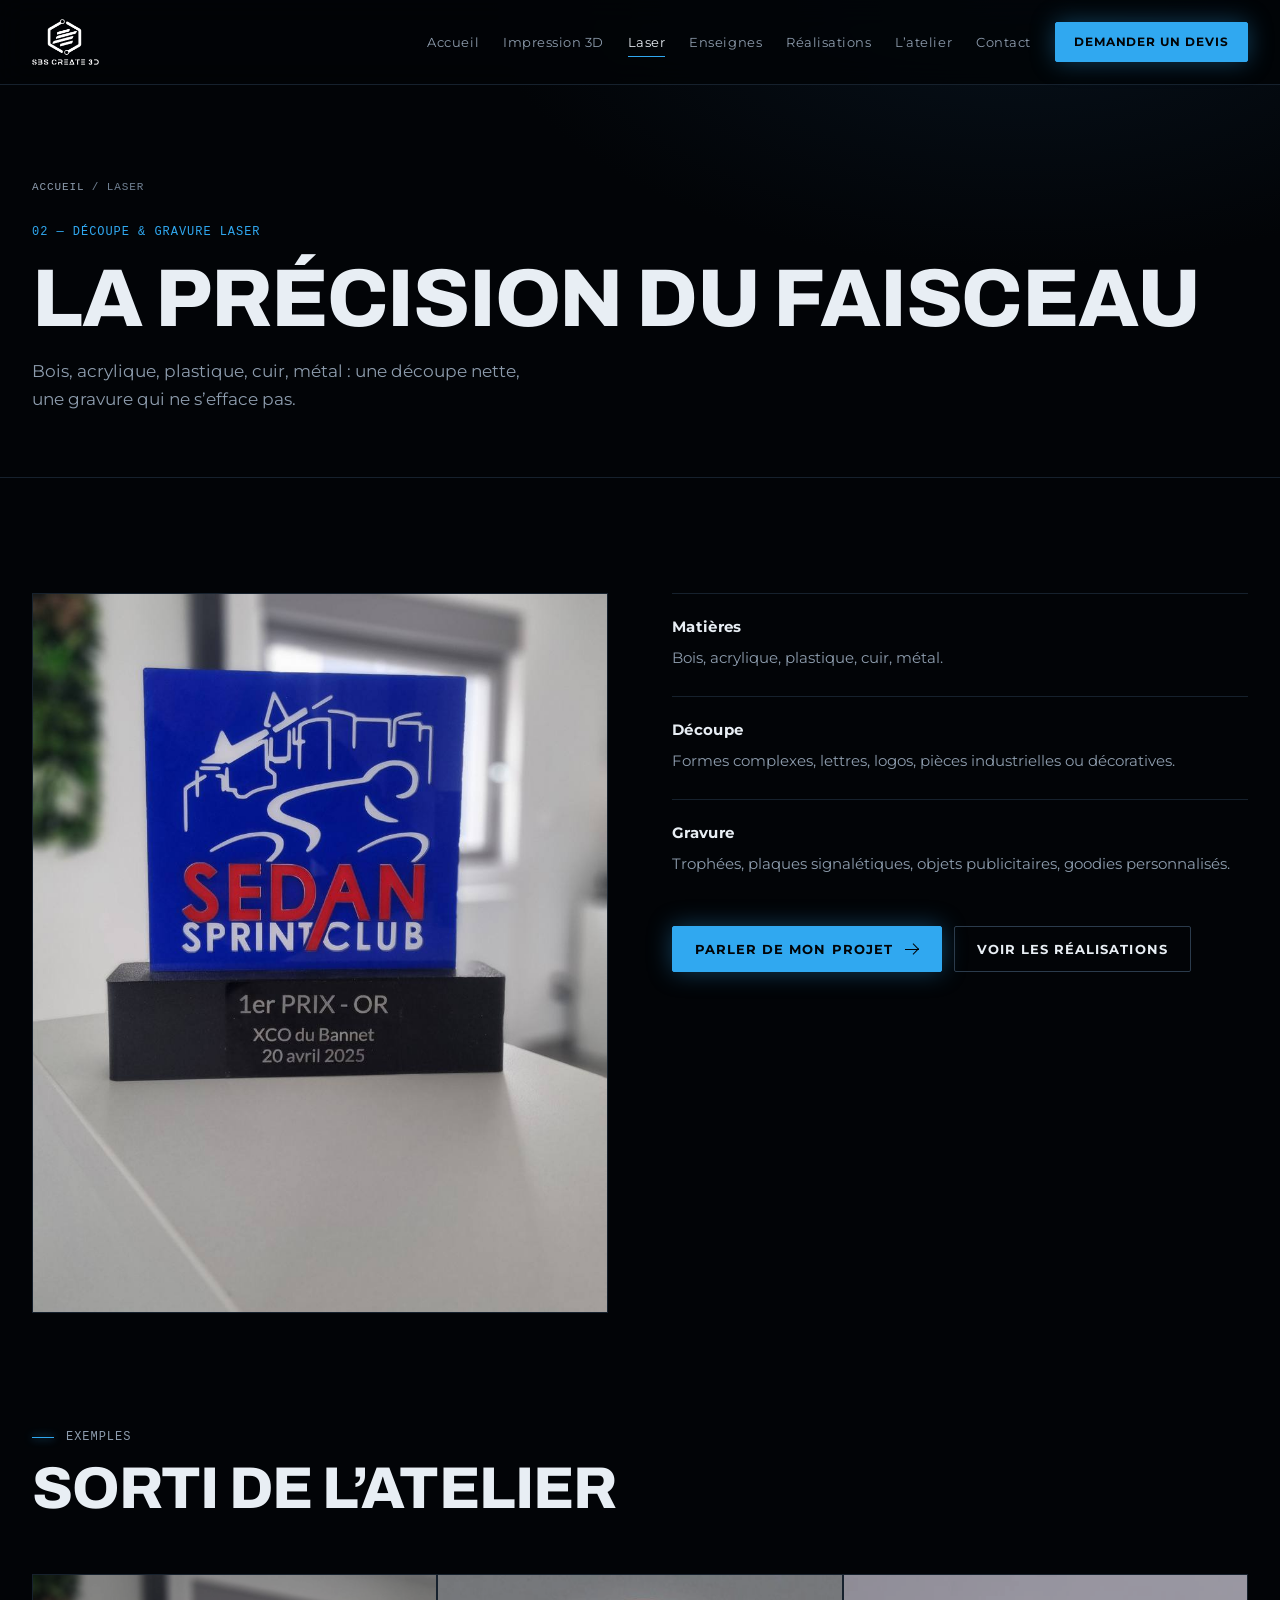
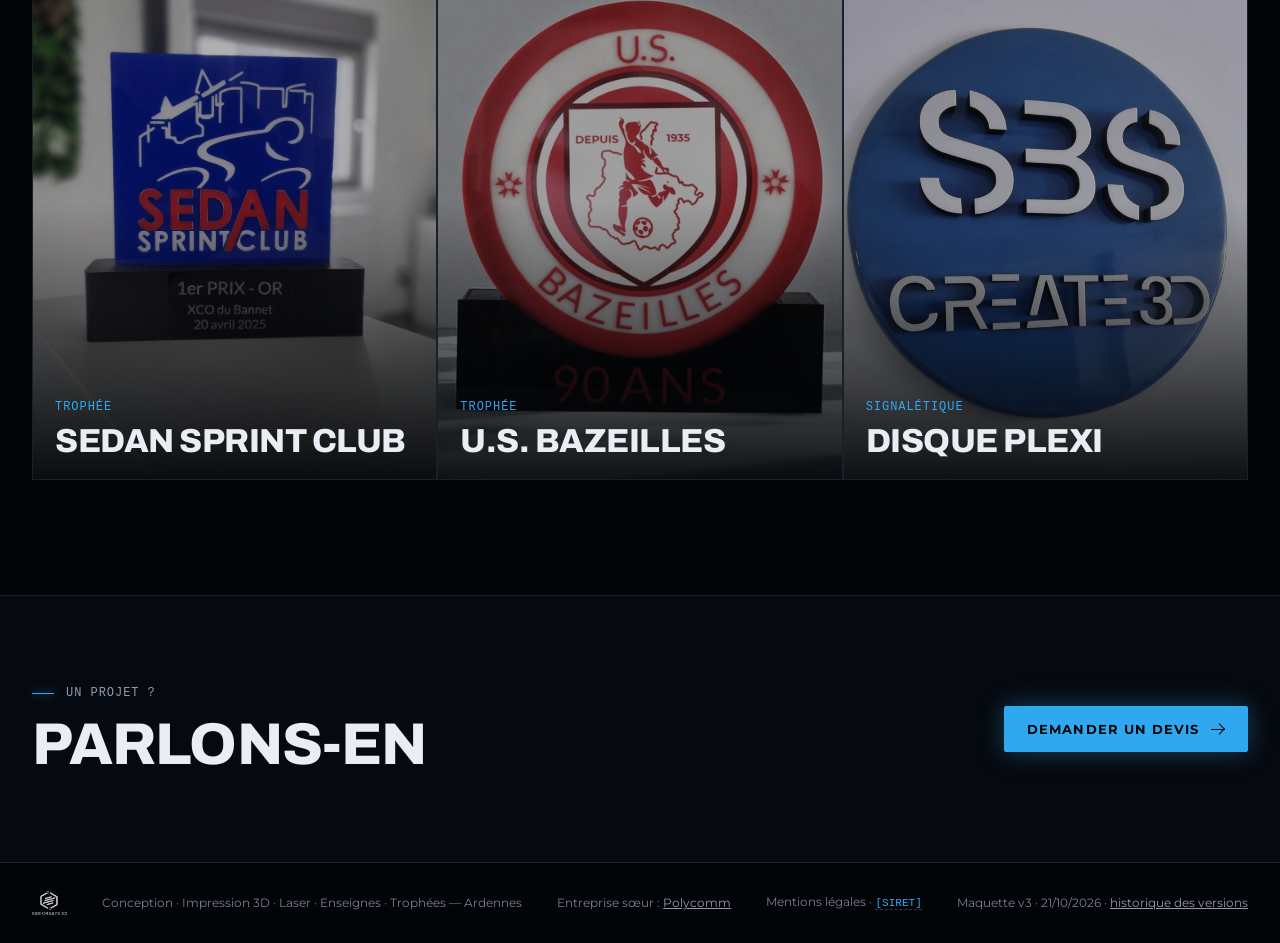
<file: versions/v3/laser.html>
<!doctype html>
<html lang="fr">
<head>
<meta charset="utf-8">
<meta name="viewport" content="width=device-width,initial-scale=1,viewport-fit=cover">
<meta name="color-scheme" content="dark">
<title>Laser · SBS Create 3D</title>
<meta name="description" content="Bois, acrylique, plastique, cuir, métal : une découpe nette, une gravure qui ne s’efface pas.">
<meta name="theme-color" content="#020407">
<meta property="og:title" content="Laser · SBS Create 3D">
<meta property="og:description" content="Bois, acrylique, plastique, cuir, métal : une découpe nette, une gravure qui ne s’efface pas.">
<meta property="og:type" content="website">
<style>html,body{margin:0;background:#020407}
[hidden]:not([hidden="until-found"]){display:none!important}</style>
<link rel="stylesheet" href="commun.css">
</head>
<body>

<header class="barre" id="barre">
  <div class="enveloppe barre__inner">
    <a class="barre__logo" href="index.html" aria-label="SBS Create 3D — accueil"><img src="logo-blanc.png" alt="SBS Create 3D" width="520" height="358"></a>
    <nav class="menu" id="menu" aria-label="Navigation principale">
      <a href="index.html">Accueil</a>
      <a href="impression-3d.html">Impression 3D</a>
      <a href="laser.html" class="ici" aria-current="page">Laser</a>
      <a href="enseignes.html">Enseignes</a>
      <a href="realisations.html">Réalisations</a>
      <a href="atelier.html">L’atelier</a>
      <a href="contact.html">Contact</a>
      <a class="bouton bouton--led" href="contact.html">Demander un devis</a>
    </nav>
    <button class="burger" id="burger" type="button" aria-controls="menu" aria-expanded="false" aria-label="Ouvrir le menu"><span></span><span></span><span></span></button>
  </div>
</header>

<main id="haut">
  <section class="tete-page">
    <div class="enveloppe">
      <p class="fil"><a href="index.html">Accueil</a> / Laser</p>
      <p class="label label--led dep">02 — Découpe &amp; gravure laser</p>
      <h1 class="titre titre--xl dep" style="--i:1">La précision du faisceau</h1>
      <p class="chapeau dep" style="--i:2">Bois, acrylique, plastique, cuir, métal : une découpe nette, une gravure qui ne s’efface pas.</p>
    </div>
  </section>
  <section class="bloc">
    <div class="enveloppe act">
      <figure class="act__photo dep"><img src="trophee-sedan.jpg" alt="Trophée en acrylique bleu gravé, Sedan Sprint Club" loading="lazy" decoding="async" style="object-position: 50% 62%;"></figure>
      <div class="act__corps">
          <div class="fiche__groupe dep" style="--i:0"><h2>Matières</h2><p>Bois, acrylique, plastique, cuir, métal.</p></div>
          <div class="fiche__groupe dep" style="--i:1"><h2>Découpe</h2><p>Formes complexes, lettres, logos, pièces industrielles ou décoratives.</p></div>
          <div class="fiche__groupe dep" style="--i:2"><h2>Gravure</h2><p>Trophées, plaques signalétiques, objets publicitaires, goodies personnalisés.</p></div>
        <div class="actions"><a class="bouton bouton--led" href="contact.html">Parler de mon projet <span class="fleche"></span></a><a class="bouton" href="realisations.html">Voir les réalisations</a></div>
      </div>
    </div>
  </section>
  <section class="bloc" style="padding-top: 0;">
    <div class="enveloppe">
      <div class="entete-bloc"><p class="label">Exemples</p><h2 class="titre titre--l">Sorti de l’atelier</h2></div>
      <div class="apercus">
        <a class="apercu dep" href="realisations.html#sedan-sprint" style="--i:0">
          <img src="trophee-sedan.jpg" alt="" loading="lazy" decoding="async">
          <span class="apercu__txt"><span class="label label--led">Trophée</span><span class="titre titre--m">Sedan Sprint Club</span></span>
        </a>
        <a class="apercu dep" href="realisations.html#us-bazeilles" style="--i:1">
          <img src="trophee-bazeilles.jpg" alt="" loading="lazy" decoding="async">
          <span class="apercu__txt"><span class="label label--led">Trophée</span><span class="titre titre--m">U.S. Bazeilles</span></span>
        </a>
        <a class="apercu dep" href="realisations.html#disque-plexi" style="--i:2">
          <img src="disque-plexi.jpg" alt="" loading="lazy" decoding="async">
          <span class="apercu__txt"><span class="label label--led">Signalétique</span><span class="titre titre--m">Disque plexi</span></span>
        </a>
      </div>
    </div>
  </section>
  <section class="appel">
    <div class="enveloppe">
      <div class="entete-bloc" style="margin: 0;">
        <p class="label">Un projet ?</p>
        <h2 class="titre titre--l">Parlons-en</h2>
      </div>
      <a class="bouton bouton--led" href="contact.html">Demander un devis <span class="fleche"></span></a>
    </div>
  </section>

</main>

<footer class="pied">
  <div class="enveloppe pied__inner">
    <img src="logo-blanc.png" alt="SBS Create 3D" width="520" height="358">
    <span>Conception · Impression 3D · Laser · Enseignes · Trophées — Ardennes</span>
    <span>Entreprise sœur : <a class="soeur-lien" href="https://www.polycomm.fr/" rel="noopener">Polycomm</a></span>
    <span>Mentions légales · <span class="a-remplir">[SIRET]</span></span>
    <span>Maquette v3 · 21/10/2026 · <a href="../">historique des versions</a></span>
  </div>
</footer>

<script src="commun.js" defer></script>

</body>
</html>
</file>
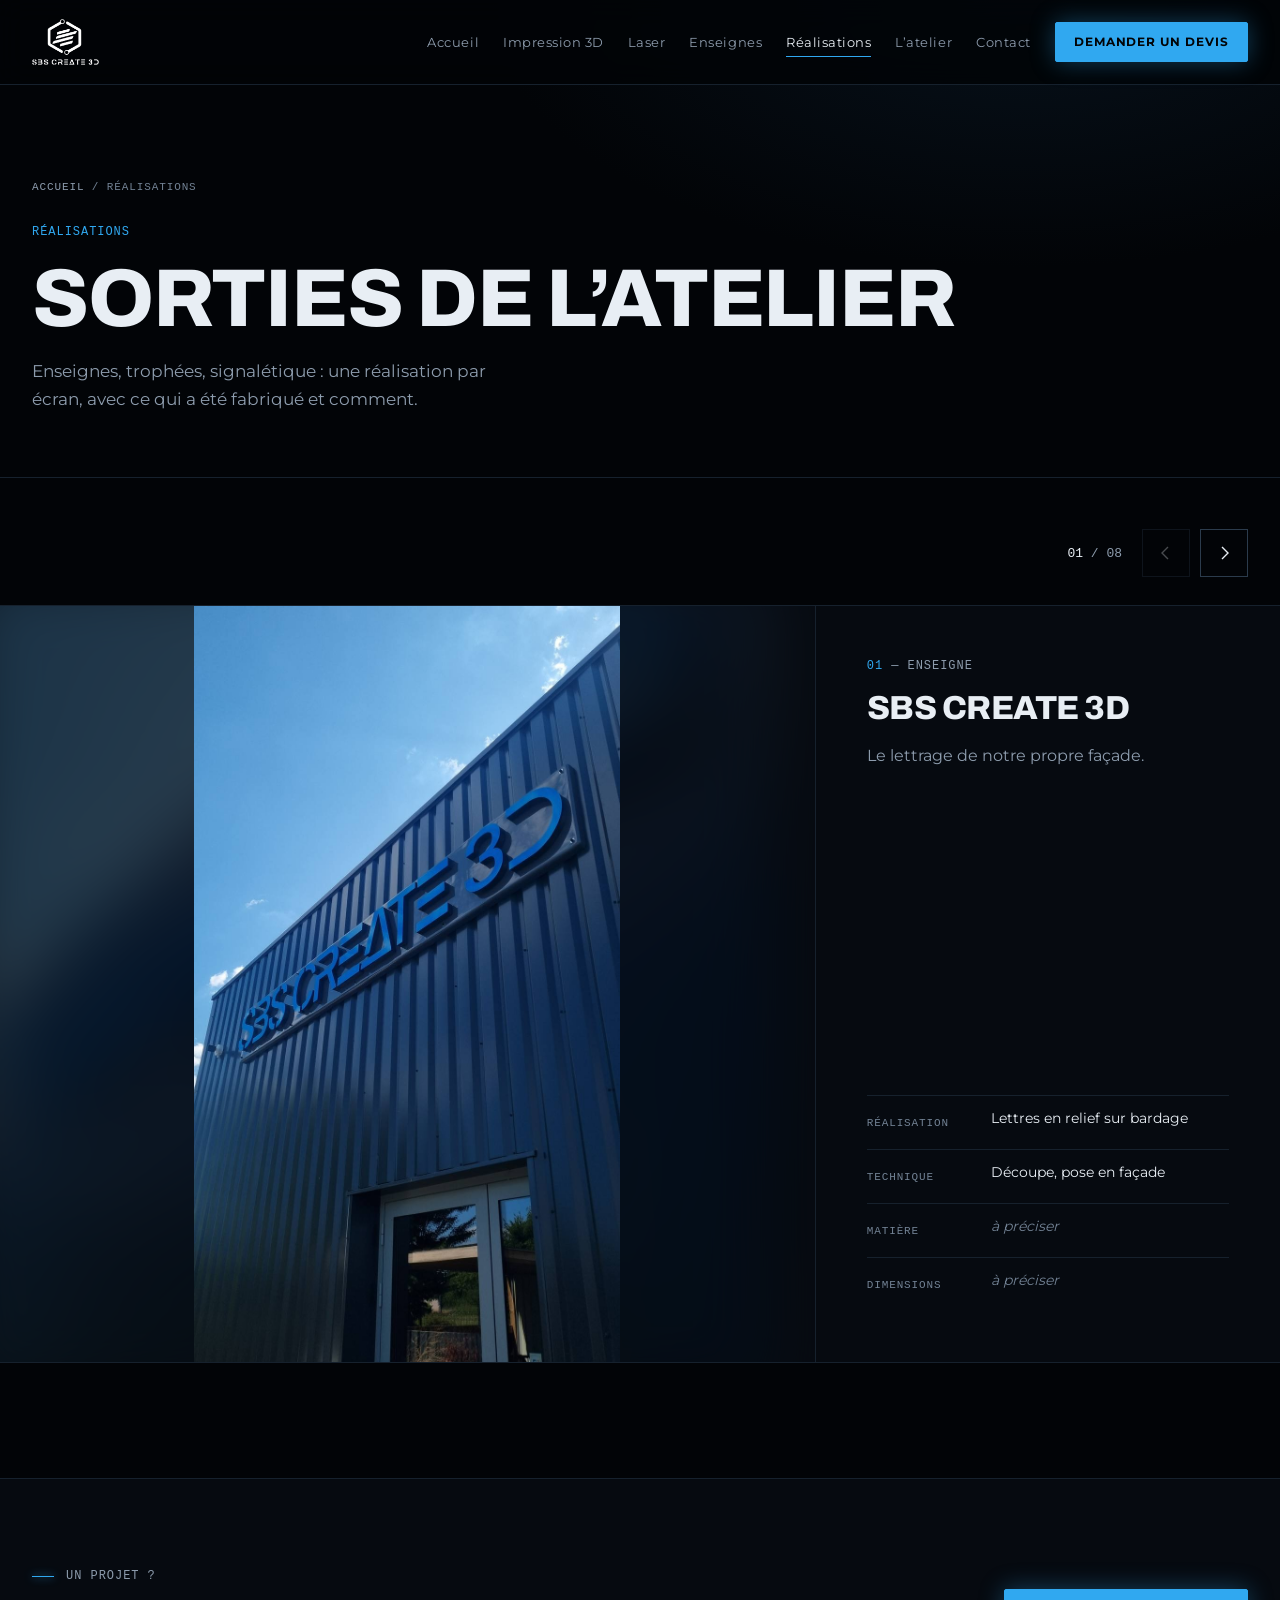
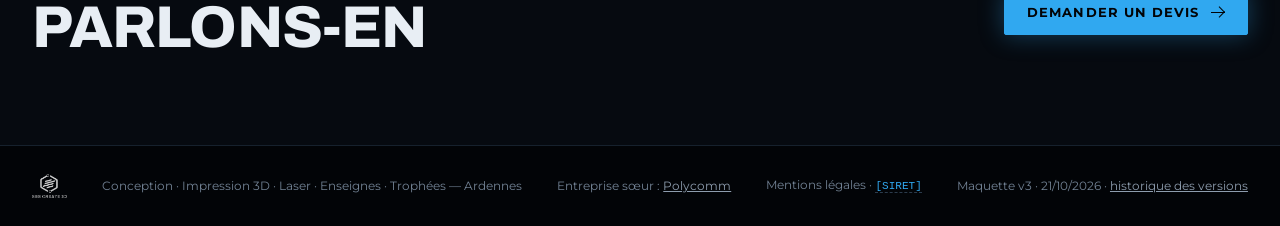
<file: versions/v3/realisations.html>
<!doctype html>
<html lang="fr">
<head>
<meta charset="utf-8">
<meta name="viewport" content="width=device-width,initial-scale=1,viewport-fit=cover">
<meta name="color-scheme" content="dark">
<title>Réalisations · SBS Create 3D</title>
<meta name="description" content="Les réalisations de SBS Create 3D : enseignes, trophées, signalétique.">
<meta name="theme-color" content="#020407">
<meta property="og:title" content="Réalisations · SBS Create 3D">
<meta property="og:description" content="Les réalisations de SBS Create 3D : enseignes, trophées, signalétique.">
<meta property="og:type" content="website">
<style>html,body{margin:0;background:#020407}
[hidden]:not([hidden="until-found"]){display:none!important}</style>
<link rel="stylesheet" href="commun.css">
</head>
<body>

<header class="barre" id="barre">
  <div class="enveloppe barre__inner">
    <a class="barre__logo" href="index.html" aria-label="SBS Create 3D — accueil"><img src="logo-blanc.png" alt="SBS Create 3D" width="520" height="358"></a>
    <nav class="menu" id="menu" aria-label="Navigation principale">
      <a href="index.html">Accueil</a>
      <a href="impression-3d.html">Impression 3D</a>
      <a href="laser.html">Laser</a>
      <a href="enseignes.html">Enseignes</a>
      <a href="realisations.html" class="ici" aria-current="page">Réalisations</a>
      <a href="atelier.html">L’atelier</a>
      <a href="contact.html">Contact</a>
      <a class="bouton bouton--led" href="contact.html">Demander un devis</a>
    </nav>
    <button class="burger" id="burger" type="button" aria-controls="menu" aria-expanded="false" aria-label="Ouvrir le menu"><span></span><span></span><span></span></button>
  </div>
</header>

<main id="haut">
  <section class="tete-page">
    <div class="enveloppe">
      <p class="fil"><a href="index.html">Accueil</a> / Réalisations</p>
      <p class="label label--led dep">Réalisations</p>
      <h1 class="titre titre--xl dep" style="--i:1">Sorties de l’atelier</h1>
      <p class="chapeau dep" style="--i:2">Enseignes, trophées, signalétique : une réalisation par écran, avec ce qui a été fabriqué et comment.</p>
    </div>
  </section>
  <section class="bloc" style="padding-top: clamp(32px, 4vw, 56px);">
    <div class="enveloppe">
      <div class="reals__haut" style="justify-content: flex-end;">
        <div class="reals__nav">
          <span class="reals__compte" id="realsCompte"><b>01</b> / 08</span>
          <button class="rond" id="realsPrec" type="button" aria-label="Réalisation précédente"><svg viewBox="0 0 18 18" fill="none" stroke="currentColor" stroke-width="1.4"><path d="M11 3 5 9l6 6"/></svg></button>
          <button class="rond" id="realsSuiv" type="button" aria-label="Réalisation suivante"><svg viewBox="0 0 18 18" fill="none" stroke="currentColor" stroke-width="1.4"><path d="m7 3 6 6-6 6"/></svg></button>
        </div>
      </div>
    </div>
    <div class="reals" id="reals" tabindex="0" aria-label="Réalisations, faire défiler horizontalement">
      <article class="real" id="facade">
        <figure class="real__photo"><img class="real__fond" src="facade.jpg" alt="" aria-hidden="true" loading="lazy"><img class="real__img" src="facade.jpg" alt="Lettrage de façade SBS Create 3D sur bardage bleu" loading="lazy" decoding="async" width="908" height="1613"></figure>
        <div class="real__fiche">
          <div><p class="label"><span class="num">01</span> — Enseigne</p><h2 class="titre titre--m">SBS Create 3D</h2><p class="real__desc">Le lettrage de notre propre façade.</p></div>
          <dl class="specs">
            <div><dt>Réalisation</dt><dd>Lettres en relief sur bardage</dd></div>
            <div><dt>Technique</dt><dd>Découpe, pose en façade</dd></div>
            <div><dt>Matière</dt><dd class="a-preciser">à préciser</dd></div>
            <div><dt>Dimensions</dt><dd class="a-preciser">à préciser</dd></div>
          </dl>
        </div>
      </article>
      <article class="real" id="polymoulages">
        <figure class="real__photo"><img class="real__fond" src="polymoulages.jpg" alt="" aria-hidden="true" loading="lazy"><img class="real__img" src="polymoulages.jpg" alt="Lettres en relief Polymoulages sur le bardage d’un bâtiment industriel" loading="lazy" decoding="async" width="1100" height="1100"></figure>
        <div class="real__fiche">
          <div><p class="label"><span class="num">02</span> — Enseigne</p><h2 class="titre titre--m">Polymoulages</h2><p class="real__desc">Une signature lisible de loin sur un bâtiment industriel.</p></div>
          <dl class="specs">
            <div><dt>Réalisation</dt><dd>Lettres en relief sur bardage</dd></div>
            <div><dt>Technique</dt><dd class="a-preciser">à préciser</dd></div>
            <div><dt>Matière</dt><dd class="a-preciser">à préciser</dd></div>
            <div><dt>Dimensions</dt><dd class="a-preciser">à préciser</dd></div>
          </dl>
        </div>
      </article>
      <article class="real" id="led">
        <figure class="real__photo"><img class="real__fond" src="led-couleur.jpg" alt="" aria-hidden="true" loading="lazy"><img class="real__img" src="led-couleur.jpg" alt="Lettrage L.E.D rétroéclairé avec pastilles de couleur et néon bleu" loading="lazy" decoding="async" width="681" height="1042"></figure>
        <div class="real__fiche">
          <div><p class="label"><span class="num">03</span> — Enseigne lumineuse</p><h2 class="titre titre--m">L.E.D</h2><p class="real__desc">Lettrage rétroéclairé, pastilles RVB et filet bleu.</p></div>
          <dl class="specs">
            <div><dt>Réalisation</dt><dd>Lettres rétroéclairées</dd></div>
            <div><dt>Technique</dt><dd>Éclairage LED</dd></div>
            <div><dt>Matière</dt><dd class="a-preciser">à préciser</dd></div>
            <div><dt>Dimensions</dt><dd class="a-preciser">à préciser</dd></div>
          </dl>
        </div>
      </article>
      <article class="real" id="bazeilles">
        <figure class="real__photo"><img class="real__fond" src="bazeilles.jpg" alt="" aria-hidden="true" loading="lazy"><img class="real__img" src="bazeilles.jpg" alt="Enseigne Bazeilles sur socle lumineux, lettrage noir et bandes de couleur" loading="lazy" decoding="async" width="908" height="1613"></figure>
        <div class="real__fiche">
          <div><p class="label"><span class="num">04</span> — Enseigne lumineuse</p><h2 class="titre titre--m">Bazeilles</h2><p class="real__desc">Lettrage en relief posé sur un socle éclairé.</p></div>
          <dl class="specs">
            <div><dt>Réalisation</dt><dd>Enseigne sur socle lumineux</dd></div>
            <div><dt>Technique</dt><dd>Lettres en relief, éclairage LED</dd></div>
            <div><dt>Matière</dt><dd class="a-preciser">à préciser</dd></div>
            <div><dt>Dimensions</dt><dd class="a-preciser">à préciser</dd></div>
          </dl>
        </div>
      </article>
      <article class="real" id="sedan-sprint">
        <figure class="real__photo"><img class="real__fond" src="trophee-sedan.jpg" alt="" aria-hidden="true" loading="lazy"><img class="real__img" src="trophee-sedan.jpg" alt="Trophée en acrylique bleu gravé, Sedan Sprint Club, sur socle noir" loading="lazy" decoding="async" width="908" height="1613"></figure>
        <div class="real__fiche">
          <div><p class="label"><span class="num">05</span> — Trophée</p><h2 class="titre titre--m">Sedan Sprint Club</h2><p class="real__desc">1er prix, XCO du Bannet.</p></div>
          <dl class="specs">
            <div><dt>Réalisation</dt><dd>Trophée sur socle</dd></div>
            <div><dt>Technique</dt><dd>Découpe et gravure laser</dd></div>
            <div><dt>Matière</dt><dd>Acrylique</dd></div>
            <div><dt>Dimensions</dt><dd class="a-preciser">à préciser</dd></div>
          </dl>
        </div>
      </article>
      <article class="real" id="us-bazeilles">
        <figure class="real__photo"><img class="real__fond" src="trophee-bazeilles.jpg" alt="" aria-hidden="true" loading="lazy"><img class="real__img" src="trophee-bazeilles.jpg" alt="Trophée acrylique du club U.S. Bazeilles, 90 ans, sur socle noir" loading="lazy" decoding="async" width="615" height="615"></figure>
        <div class="real__fiche">
          <div><p class="label"><span class="num">06</span> — Trophée</p><h2 class="titre titre--m">U.S. Bazeilles</h2><p class="real__desc">Pour les 90 ans du club.</p></div>
          <dl class="specs">
            <div><dt>Réalisation</dt><dd>Trophée sur socle</dd></div>
            <div><dt>Technique</dt><dd>Découpe et gravure laser</dd></div>
            <div><dt>Matière</dt><dd>Acrylique</dd></div>
            <div><dt>Dimensions</dt><dd class="a-preciser">à préciser</dd></div>
          </dl>
        </div>
      </article>
      <article class="real" id="disque-plexi">
        <figure class="real__photo"><img class="real__fond" src="disque-plexi.jpg" alt="" aria-hidden="true" loading="lazy"><img class="real__img" src="disque-plexi.jpg" alt="Logo découpé en acrylique blanc sur un disque bleu" loading="lazy" decoding="async" width="681" height="925"></figure>
        <div class="real__fiche">
          <div><p class="label"><span class="num">07</span> — Signalétique</p><h2 class="titre titre--m">Disque plexi</h2><p class="real__desc">Logo en relief, deux épaisseurs superposées.</p></div>
          <dl class="specs">
            <div><dt>Réalisation</dt><dd>Plaque murale</dd></div>
            <div><dt>Technique</dt><dd>Découpe laser</dd></div>
            <div><dt>Matière</dt><dd>Acrylique</dd></div>
            <div><dt>Dimensions</dt><dd class="a-preciser">à préciser</dd></div>
          </dl>
        </div>
      </article>
      <article class="real" id="disque-retroeclaire">
        <figure class="real__photo"><img class="real__fond" src="enseigne-sbs.jpg" alt="" aria-hidden="true" loading="lazy"><img class="real__img" src="enseigne-sbs.jpg" alt="Enseigne SBS Create 3D en disque rétroéclairé, allumée dans le noir" loading="lazy" decoding="async" width="922" height="1383"></figure>
        <div class="real__fiche">
          <div><p class="label"><span class="num">08</span> — Enseigne lumineuse</p><h2 class="titre titre--m">Disque rétroéclairé</h2><p class="real__desc">Caisson rond, lumière homogène.</p></div>
          <dl class="specs">
            <div><dt>Réalisation</dt><dd>Caisson lumineux</dd></div>
            <div><dt>Technique</dt><dd>Découpe, rétroéclairage LED</dd></div>
            <div><dt>Matière</dt><dd class="a-preciser">à préciser</dd></div>
            <div><dt>Dimensions</dt><dd class="a-preciser">à préciser</dd></div>
          </dl>
        </div>
      </article>
    </div>
  </section>
  <section class="appel">
    <div class="enveloppe">
      <div class="entete-bloc" style="margin: 0;">
        <p class="label">Un projet ?</p>
        <h2 class="titre titre--l">Parlons-en</h2>
      </div>
      <a class="bouton bouton--led" href="contact.html">Demander un devis <span class="fleche"></span></a>
    </div>
  </section>

</main>

<footer class="pied">
  <div class="enveloppe pied__inner">
    <img src="logo-blanc.png" alt="SBS Create 3D" width="520" height="358">
    <span>Conception · Impression 3D · Laser · Enseignes · Trophées — Ardennes</span>
    <span>Entreprise sœur : <a class="soeur-lien" href="https://www.polycomm.fr/" rel="noopener">Polycomm</a></span>
    <span>Mentions légales · <span class="a-remplir">[SIRET]</span></span>
    <span>Maquette v3 · 21/10/2026 · <a href="../">historique des versions</a></span>
  </div>
</footer>

<script src="commun.js" defer></script>

</body>
</html>
</file>
<file: versions/v3/commun.css>
@font-face { font-family: "Archivo"; src: url("Archivo-Variable.woff2") format("woff2"); font-weight: 100 900; font-style: normal; font-display: swap; }
  @font-face { font-family: "Montserrat"; src: url("Montserrat-Regular.woff2") format("woff2"); font-weight: 400; font-style: normal; font-display: swap; }
  @font-face { font-family: "Montserrat"; src: url("Montserrat-Bold.woff2") format("woff2"); font-weight: 700; font-style: normal; font-display: swap; }

  /* v2 — le noir d'abord, le bleu seulement comme lumière */
  :root {
    --noir: #020407;
    --nuit: #060a10;
    --acier: #0a1018;
    --acier-2: #0f1822;
    --trait: #16212d;
    --trait-fort: #2b3b4c;
    --encre: #e8eef4;
    --douce: #8d9cad;
    --pale: #728294;   /* éclairci : 4,5:1 minimum sur tous les fonds du site */
    --led: #30a8f0;
    --led-vif: #5cc4ff;
    --cyan: #00d8fc;
    --focus: #66d9ff;
    --titre: "Archivo", "Helvetica Neue", Arial, sans-serif;
    --texte: "Montserrat", "Segoe UI", Arial, sans-serif;
    --mono: ui-monospace, "SF Mono", Menlo, Consolas, monospace;
    --gutter: 16px;
    --max: 1280px;
    --courbe: cubic-bezier(0.4, 0, 0.2, 1);
    --haut-barre: 64px;
  }
  @media (min-width: 761px) { :root { --gutter: 32px; } }

  * { box-sizing: border-box; }
  html { scroll-padding-top: var(--haut-barre); }
  body {
    margin: 0; background: var(--noir); color: var(--encre);
    font-family: var(--texte); font-size: 16px; line-height: 27px;
    -webkit-font-smoothing: antialiased; overflow-x: hidden;
  }
  img { max-width: 100%; display: block; }
  a { color: var(--led); }
  a:focus-visible, button:focus-visible, input:focus-visible, select:focus-visible, textarea:focus-visible { outline: 2px solid var(--focus); outline-offset: 3px; }
  .enveloppe { width: 100%; max-width: var(--max); margin-inline: auto; padding-inline: var(--gutter); }

  /* ——— Typo ——— */
  .titre {
    font-family: var(--titre); font-weight: 800; text-transform: uppercase;
    letter-spacing: -0.015em; line-height: 0.98; margin: 0; text-wrap: balance;
  }
  .titre--xl { font-size: clamp(40px, 6.4vw, 92px); }
  .titre--l { font-size: clamp(32px, 4.6vw, 64px); }
  .titre--m { font-size: clamp(24px, 2.6vw, 34px); line-height: 1.05; }
  .label {
    font-family: var(--mono); font-size: 12px; line-height: 18px; letter-spacing: 0.08em;
    text-transform: uppercase; color: var(--douce); margin: 0;
  }
  .label--led { color: var(--led); }
  .num { font-family: var(--mono); color: var(--led); }
  .chapeau { color: var(--douce); max-width: 46ch; margin: 18px 0 0; font-size: 17px; line-height: 28px; }
  .entete-bloc { display: grid; gap: 14px; margin-bottom: clamp(32px, 5vw, 56px); }
  .entete-bloc .label::before { content: ""; display: inline-block; width: 22px; height: 1px; background: var(--led); vertical-align: middle; margin-right: 12px; box-shadow: 0 0 8px var(--led); }
  .bloc { padding-block: clamp(64px, 9vw, 116px); }

  /* ——— Boutons : rectangulaires, le bleu est une lumière ——— */
  .bouton {
    display: inline-flex; align-items: center; justify-content: center; gap: 12px;
    border: 1px solid var(--trait-fort); border-radius: 2px; padding: 14px 22px;
    font-family: var(--texte); font-size: 13px; line-height: 16px; font-weight: 700;
    letter-spacing: 0.08em; text-transform: uppercase; text-decoration: none; cursor: pointer;
    color: var(--encre); background: transparent;
    transition: background-color 200ms var(--courbe), box-shadow 200ms var(--courbe), color 200ms var(--courbe), border-color 200ms var(--courbe);
  }
  .bouton:hover { border-color: var(--encre); }
  .bouton--led { background: var(--led); border-color: var(--led); color: var(--noir); box-shadow: 0 0 0 0 rgba(48,168,240,0), 0 0 24px rgba(48,168,240,0.35); }
  .bouton--led:hover { background: var(--led-vif); border-color: var(--led-vif); box-shadow: 0 0 36px rgba(48,168,240,0.6); }
  .bouton .fleche { width: 14px; height: 1px; background: currentColor; position: relative; }
  .bouton .fleche::after { content: ""; position: absolute; right: 0; top: -3px; width: 7px; height: 7px; border-top: 1px solid currentColor; border-right: 1px solid currentColor; transform: rotate(45deg); transform-origin: 100% 0; top: 0; }
  .actions { display: flex; flex-wrap: wrap; gap: 12px; margin-top: 32px; }

  /* ——— Barre de navigation ——— */
  .barre {
    position: fixed; top: 0; left: 0; right: 0; z-index: 50;
    padding-top: env(safe-area-inset-top, 0px);
    border-bottom: 1px solid transparent;
    transition: background-color 300ms var(--courbe), border-color 300ms var(--courbe);
  }
  .barre.solide { background: rgba(2,4,7,0.84); backdrop-filter: blur(14px); -webkit-backdrop-filter: blur(14px); border-bottom-color: var(--trait); }
  .barre__inner { display: flex; align-items: center; justify-content: space-between; gap: 20px; height: var(--haut-barre); }
  .barre__logo img { height: 36px; width: auto; transition: height 300ms var(--courbe); }
  .menu { display: flex; align-items: center; gap: 24px; }
  .menu a:not(.bouton) { color: var(--douce); text-decoration: none; font-size: 13px; letter-spacing: 0.04em; transition: color 160ms; }
  .menu a:not(.bouton):hover, .menu a.ici { color: var(--encre); }
  .menu .bouton { padding: 11px 18px; font-size: 12px; }
  .burger { display: none; }
  @media (max-width: 1060px) {
    .menu { position: fixed; inset: 0; z-index: -1; flex-direction: column; justify-content: center; gap: 22px;
      background: rgba(2,4,7,0.97); opacity: 0; pointer-events: none; transition: opacity 260ms var(--courbe); }
    .barre.ouverte .menu { opacity: 1; pointer-events: auto; }
    .menu a:not(.bouton) { font-family: var(--titre); font-weight: 800; text-transform: uppercase; font-size: 28px; color: var(--encre); }
    .burger { display: inline-flex; flex-direction: column; justify-content: center; gap: 6px; width: 44px; height: 44px; margin-right: -10px;
      background: none; border: 0; cursor: pointer; padding: 10px; }
    .burger span { display: block; height: 1.5px; background: var(--encre); transition: transform 240ms var(--courbe), opacity 240ms; }
    .barre.ouverte .burger span:nth-child(1) { transform: translateY(7.5px) rotate(45deg); }
    .barre.ouverte .burger span:nth-child(2) { opacity: 0; }
    .barre.ouverte .burger span:nth-child(3) { transform: translateY(-7.5px) rotate(-45deg); }
  }

  /* ——— Le récit : le logo naît en filaire, s'imprime, s'allume ——— */
  .recit { position: relative; height: 320svh; }   /* 5 étapes jouées au temps : un cinquième de défilement par étape (voir ARRETS dans accueil.js) */
  .scene { position: sticky; top: 0; height: 100svh; min-height: 560px; overflow: hidden;
    background: radial-gradient(70% 60% at 66% 52%, #07111b 0%, var(--noir) 70%); }
  .scene__toile { position: absolute; inset: 0; width: 100%; height: 100%; display: block; }
  .scene__cadre {
    position: relative; height: 100%; width: 100%; max-width: var(--max);
    margin-inline: auto; padding-inline: var(--gutter);
    display: flex; flex-direction: column; justify-content: center;
  }
  .scene__texte { position: relative; width: min(100%, 540px); min-height: 380px; }
  .chapitre { position: absolute; inset: 0; display: grid; align-content: center; }
  .js .chapitre { opacity: 0; pointer-events: none; }
  .js .chapitre.actif { pointer-events: auto; }
  .chapitre__titre { font-size: clamp(34px, 4.4vw, 60px); margin-top: 18px; }
  .chapitre__texte { margin: 18px 0 0; color: var(--douce); max-width: 38ch; font-size: 17px; line-height: 28px; }
  .chapitre--ouverture .titre { font-size: clamp(42px, 5.6vw, 84px); }
  .ouverture__sous { font-family: var(--titre); font-weight: 500; font-size: clamp(18px, 1.7vw, 22px); color: var(--encre); margin: 20px 0 0; letter-spacing: 0.01em; }
  .ouverture__sous b { color: var(--led); font-weight: 600; }
  .indice { display: flex; align-items: center; gap: 12px; margin: 40px 0 0; }
  .indice__rail { position: relative; width: 44px; height: 1px; background: var(--trait-fort); overflow: hidden; }
  .indice__rail::after { content: ""; position: absolute; inset: 0; width: 16px; background: var(--cyan); box-shadow: 0 0 10px var(--cyan); animation: glisse 1.9s var(--courbe) infinite; }
  @keyframes glisse { 0% { transform: translateX(-16px); } 100% { transform: translateX(44px); } }

  /* la frise des cinq étapes */
  .frise {
    position: absolute; right: var(--gutter); top: 50%; transform: translateY(-50%);
    list-style: none; margin: 0; padding: 0; display: grid; gap: 0;
    opacity: 0; transition: opacity 500ms var(--courbe);
  }
  .frise.visible { opacity: 1; }
  .frise li { position: relative; display: grid; grid-template-columns: auto 1px; gap: 16px; align-items: center; justify-items: end; height: 62px; }
  .frise__nom { font-family: var(--mono); font-size: 11px; letter-spacing: 0.1em; text-transform: uppercase; color: var(--pale); transition: color 300ms; white-space: nowrap; }
  .frise__nom b { font-weight: 400; color: inherit; margin-right: 8px; }
  .frise__rail { position: relative; width: 1px; height: 100%; background: var(--trait-fort); }
  .frise__rail::after { content: ""; position: absolute; inset: 0; background: var(--led); box-shadow: 0 0 8px var(--led); transform-origin: 50% 0; transform: scaleY(var(--r, 0)); }
  .frise__rail::before { content: ""; position: absolute; left: -3px; top: -3px; width: 7px; height: 7px; border: 1px solid var(--trait-fort); background: var(--noir); transform: rotate(45deg); z-index: 1; transition: border-color 300ms, background-color 300ms, box-shadow 300ms; }
  .frise li.fait .frise__nom, .frise li.ici .frise__nom { color: var(--encre); }
  .frise li.ici .frise__nom b, .frise li.fait .frise__nom b { color: var(--led); }
  .frise li.ici .frise__rail::before, .frise li.fait .frise__rail::before { border-color: var(--led); background: var(--led); box-shadow: 0 0 10px var(--led); }

  .console {
    position: absolute; left: var(--gutter); bottom: calc(28px + env(safe-area-inset-bottom, 0px));
    margin: 0; font: 11px/17px var(--mono); color: var(--pale); letter-spacing: 0.02em; opacity: 0;
    transition: opacity 320ms var(--courbe); pointer-events: none; white-space: pre;
  }
  .console.visible { opacity: 1; }
  .console b { color: var(--cyan); font-weight: 400; }

  /* entre 900 et 1200 px (iPad en paysage, petit portable) : la colonne de texte laisse la place à la pièce */
  @media (min-width: 901px) and (max-width: 1200px) {
    .scene__texte { width: min(44%, 640px); }
  }

  /* téléphone en paysage : la mise en page « côte à côte » de l'ordinateur, compactée */
  @media (max-width: 900px) and (orientation: landscape) {
    .recit { height: 300svh; }
    .scene__texte { width: min(52%, 540px); }
  }
  @media (max-height: 520px) {
    .scene, .grand__scene { min-height: 0; }
    .chapitre__titre { font-size: 26px; margin-top: 10px; }
    .chapitre__texte { font-size: 14px; line-height: 21px; margin-top: 10px; max-width: 44ch; }
    .chapitre--ouverture .titre, .slogan { font-size: 26px !important; }
    .ouverture__sous { font-size: 15px; margin-top: 10px; }
    .actions { margin-top: 16px; }
    .actions .bouton { padding: 10px 16px; }
    .indice, .console { display: none; }
    .chapitre--ouverture .actions .bouton:not(.bouton--led) { display: none; }
    .scene__cadre { padding-top: var(--haut-barre); }
    .frise li { height: 44px; }
    .frise__nom { display: none; }   /* écran bas (téléphone en paysage) : les losanges suffisent, la pièce garde sa place */
    .scene__texte { min-height: 0; }
  }

  @media (max-width: 900px) and (orientation: portrait) {
    .recit { height: 300svh; }
    .scene { background: radial-gradient(90% 50% at 50% 30%, #07111b 0%, var(--noir) 72%); }
    .scene::after { content: ""; position: absolute; inset: 0; pointer-events: none;
      background: linear-gradient(180deg, rgba(2,4,7,0) 40%, rgba(2,4,7,0.88) 64%, rgba(2,4,7,0.98) 100%); }
    .scene__cadre { justify-content: flex-end; padding-bottom: calc(64px + env(safe-area-inset-bottom, 0px)); z-index: 1; }
    .scene__texte { width: 100%; min-height: 300px; }
    .chapitre { align-content: end; }
    .chapitre__titre { font-size: clamp(30px, 8.6vw, 40px); margin-top: 12px; }
    .chapitre--ouverture .titre { font-size: clamp(36px, 10.4vw, 52px); }
    .chapitre__texte { font-size: 15.5px; line-height: 25px; margin-top: 12px; }
    .ouverture__sous { margin-top: 14px; font-size: 17px; }
    .actions { margin-top: 24px; gap: 10px; }
    .actions .bouton { flex: 1 1 auto; padding-inline: 14px; }
    .indice { display: none; }
    .console { display: none; }
    .frise { top: auto; transform: none; right: var(--gutter); left: var(--gutter); bottom: calc(26px + env(safe-area-inset-bottom, 0px));
      display: flex; gap: 6px; z-index: 2; }
    .frise li { flex: 1; height: 2px; display: block; }
    .frise__nom { display: none; }
    .frise__rail { width: 100%; height: 2px; background: rgba(43,59,76,0.8); }
    .frise__rail::before { display: none; }
    .frise__rail::after { transform-origin: 0 50%; transform: scaleX(var(--r, 0)); }
  }

  @media (max-width: 900px) and (orientation: portrait) and (max-height: 720px) {   /* petits téléphones : on allège l'ouverture */
    .chapitre--ouverture .titre { font-size: 32px; }
    .chapitre--ouverture .actions .bouton:not(.bouton--led) { display: none; }
    .chapitre__titre { font-size: 28px; }
  }

  /* ——— Quatre arguments ——— */
  .atouts { border-block: 1px solid var(--trait); background: var(--nuit); }
  .atouts ul { list-style: none; margin: 0 auto; padding: 0 var(--gutter); display: grid; grid-template-columns: repeat(4, 1fr); }
  .atouts li { padding: 30px 24px; border-left: 1px solid var(--trait); display: grid; gap: 6px; }
  .atouts li:first-child { border-left: 0; padding-left: 0; }
  .atouts strong { font-family: var(--titre); font-weight: 800; font-size: 22px; text-transform: uppercase; letter-spacing: -0.01em; }
  .atouts strong i { font-style: normal; color: var(--led); }
  .atouts span { font-size: 13px; line-height: 20px; color: var(--douce); }
  @media (max-width: 900px) {
    .atouts ul { grid-template-columns: 1fr 1fr; }
    .atouts li { padding: 22px 16px; border-left: 0; border-top: 1px solid var(--trait); }
    .atouts li:nth-child(odd) { padding-left: 0; }
    .atouts li:nth-child(even) { border-left: 1px solid var(--trait); }
    .atouts li:nth-child(-n+2) { border-top: 0; }
    .atouts strong { font-size: 18px; }
  }

  /* ——— Trois activités ——— */
  .activites { display: grid; grid-template-columns: repeat(3, 1fr); gap: 2px; background: var(--trait); border: 1px solid var(--trait); }
  .activite { position: relative; margin: 0; background: var(--noir); min-height: clamp(460px, 62vh, 640px); overflow: hidden; display: flex; flex-direction: column; justify-content: flex-end; }
  .activite__photo { position: absolute; inset: 0; width: 100%; height: 100%; object-fit: cover; filter: saturate(0.85) brightness(0.62); transform: scale(1.02); transition: transform 900ms var(--courbe), filter 600ms var(--courbe); }
  .activite::after { content: ""; position: absolute; inset: 0; background: linear-gradient(180deg, rgba(2,4,7,0.1) 30%, rgba(2,4,7,0.92) 88%); pointer-events: none; }
  .activite:hover .activite__photo, .activite:focus-within .activite__photo { transform: scale(1.06); filter: saturate(1) brightness(0.75); }
  .activite__corps { position: relative; z-index: 1; padding: 28px; display: grid; gap: 12px; }
  .activite__corps p:not(.label) { margin: 0; color: var(--douce); font-size: 15px; line-height: 24px; }
  .activite__ouvrir { justify-self: start; margin-top: 8px; display: inline-flex; align-items: center; gap: 12px; background: none; border: 0; padding: 6px 0; color: var(--encre); cursor: pointer;
    font: 700 12px/16px var(--texte); letter-spacing: 0.1em; text-transform: uppercase; }
  .activite__ouvrir::before { content: "+"; display: inline-grid; place-items: center; width: 30px; height: 30px; border: 1px solid var(--trait-fort); font: 400 18px/1 var(--texte); transition: border-color 200ms, box-shadow 200ms, color 200ms; }
  .activite__ouvrir:hover::before { border-color: var(--led); color: var(--led); box-shadow: 0 0 14px rgba(48,168,240,0.45); }
  .activite__ouvrir::after { content: ""; position: absolute; inset: 0; }   /* toute la carte est cliquable */
  .provisoire { position: absolute; z-index: 2; top: 16px; left: 16px; font-family: var(--mono); font-size: 11px; letter-spacing: 0.1em; text-transform: uppercase; color: var(--douce); border: 1px dashed var(--trait-fort); padding: 4px 8px; background: rgba(2,4,7,0.7); }
  @media (max-width: 900px) {
    .activites { grid-template-columns: 1fr; }
    .activite { min-height: 380px; }
    .activite__corps { padding: 22px var(--gutter); }
  }

  /* fiche détaillée d'une activité */
  dialog.fiche { width: min(980px, calc(100vw - 32px)); max-height: calc(100svh - 32px); padding: 0; border: 1px solid var(--trait-fort); background: var(--nuit); color: var(--encre); overflow: auto; }
  dialog.fiche::backdrop { background: rgba(2,4,7,0.8); backdrop-filter: blur(6px); }
  .fiche__grille { display: grid; grid-template-columns: 0.9fr 1.1fr; }
  .fiche__photo { position: relative; min-height: 100%; }
  .fiche__photo img { width: 100%; height: 100%; object-fit: cover; position: absolute; inset: 0; }
  .fiche__corps { padding: clamp(24px, 4vw, 44px); display: grid; gap: 22px; align-content: start; }
  .fiche__fermer { position: absolute; top: 12px; right: 12px; z-index: 2; width: 40px; height: 40px; background: rgba(2,4,7,0.8); border: 1px solid var(--trait-fort); color: var(--encre); cursor: pointer; font: 400 22px/1 var(--texte); }
  .fiche__fermer:hover { border-color: var(--led); color: var(--led); }
  .fiche h3 { margin: 0 0 8px; }
  .fiche__groupe { border-top: 1px solid var(--trait); padding-top: 16px; }
  .fiche__groupe h4 { margin: 0 0 6px; font: 700 14px/20px var(--texte); letter-spacing: 0.02em; }
  .fiche__groupe p { margin: 0; color: var(--douce); font-size: 15px; line-height: 24px; }
  @media (max-width: 760px) {
    .fiche__grille { grid-template-columns: 1fr; }
    .fiche__photo { height: 220px; }
  }

  /* ——— 1 m³ ——— */
  .grand { position: relative; height: 200svh; background: var(--noir); }
  .grand__scene { position: sticky; top: 0; height: 100svh; min-height: 560px; overflow: hidden; }
  .grand__toile { position: absolute; inset: 0; width: 100%; height: 100%; display: block; }
  .grand__centre { position: absolute; left: 50%; top: 50%; transform: translate(-50%, -50%); text-align: center; pointer-events: none; }
  .grand__valeur {
    font-family: var(--titre); font-weight: 900; font-size: clamp(96px, 17vw, 240px); line-height: 0.82; letter-spacing: -0.04em; margin: 10px 0 0;
    color: var(--encre); text-shadow: 0 0 40px rgba(48,168,240,0.25);
    opacity: var(--a, 1); transform: scale(calc(0.94 + 0.06 * var(--a, 1)));
  }
  .grand__valeur sup { font-size: 0.42em; vertical-align: 0; position: relative; top: -0.95em; margin-left: 0.04em; color: var(--led); text-shadow: 0 0 24px rgba(48,168,240,0.9); }
  .grand__sous { margin: 16px 0 0; font-family: var(--mono); font-size: 13px; letter-spacing: 0.14em; text-transform: uppercase; color: var(--douce); }
  /* les deux mentions passent devant les arêtes du cube, sur un fond noir comme les cotes */
  .grand__centre .label, .grand__sous { display: inline-block; padding: 3px 9px; background: rgba(2,4,7,0.88); white-space: nowrap; }
  .grand__capas { position: absolute; inset: calc(var(--haut-barre) + 36px) var(--gutter) 40px; margin: 0 auto; max-width: var(--max); padding: 0; list-style: none; pointer-events: none;
    display: grid; grid-template-columns: 1fr 1fr; grid-template-rows: 1fr 1fr; }
  .capa { max-width: 250px; display: grid; gap: 6px; align-self: start; opacity: var(--a, 1); transform: translateY(calc((1 - var(--a, 1)) * 12px)); }
  .capa:nth-child(even) { justify-self: end; text-align: right; }
  .capa:nth-child(n+3) { align-self: end; }
  .capa p { margin: 0; font-size: 15px; line-height: 23px; }
  @media (max-width: 760px) {
    .grand { height: 180svh; }
    .grand__centre { top: 38%; }
    .grand__capas { inset: auto var(--gutter) calc(28px + env(safe-area-inset-bottom, 0px)); grid-template-rows: auto; gap: 18px 14px; }
    .capa, .capa:nth-child(even) { justify-self: start; text-align: left; max-width: none; }
    .capa p { font-size: 13px; line-height: 19px; }
  }

  /* ——— Réalisations, en grand ——— */
  .reals__haut { display: flex; justify-content: space-between; align-items: end; gap: 24px; flex-wrap: wrap; margin-bottom: 28px; }
  .reals__nav { display: flex; align-items: center; gap: 10px; }
  .reals__compte { font-family: var(--mono); font-size: 13px; color: var(--douce); margin-right: 10px; font-variant-numeric: tabular-nums; }
  .reals__compte b { color: var(--encre); font-weight: 400; }
  .rond { width: 48px; height: 48px; display: grid; place-items: center; border: 1px solid var(--trait-fort); background: transparent; color: var(--encre); cursor: pointer; transition: border-color 200ms, color 200ms, box-shadow 200ms; }
  .rond:hover { border-color: var(--led); color: var(--led); box-shadow: 0 0 16px rgba(48,168,240,0.35); }
  .rond:disabled { opacity: 0.3; pointer-events: none; }
  .rond svg { width: 18px; height: 18px; }
  .reals { display: flex; overflow-x: auto; scroll-snap-type: x mandatory; scrollbar-width: none; border-block: 1px solid var(--trait); }
  .reals::-webkit-scrollbar { display: none; }
  .real { flex: 0 0 100%; scroll-snap-align: start; display: grid; grid-template-columns: minmax(0, 1.75fr) minmax(300px, 1fr); height: min(84svh, 860px); min-height: 520px; }
  .real__photo { position: relative; margin: 0; overflow: hidden; background: var(--nuit); }
  .real__fond { position: absolute; inset: -40px; width: calc(100% + 80px); height: calc(100% + 80px); object-fit: cover; filter: blur(34px) brightness(0.32) saturate(1.1); }
  .real__img { position: relative; width: 100%; height: 100%; object-fit: contain; }
  .real__fiche { padding: clamp(28px, 4vw, 56px); display: flex; flex-direction: column; justify-content: space-between; gap: 28px; border-left: 1px solid var(--trait); background: var(--nuit); }
  .real__fiche h2 { margin-top: 16px; }
  .real__desc { color: var(--douce); margin: 16px 0 0; }
  .specs { margin: 0; display: grid; }
  .specs div { display: grid; grid-template-columns: 112px 1fr; gap: 12px; padding: 12px 0; border-top: 1px solid var(--trait); }
  .specs dt { font-family: var(--mono); font-size: 11px; letter-spacing: 0.08em; text-transform: uppercase; color: var(--pale); padding-top: 2px; }
  .specs dd { margin: 0; font-size: 14px; line-height: 21px; }
  .a-preciser { color: var(--pale); font-style: italic; }
  @media (max-width: 860px) {
    .real { grid-template-columns: 1fr; grid-template-rows: 56svh auto; height: auto; min-height: 0; }
    .real__fiche { border-left: 0; border-top: 1px solid var(--trait); padding: 22px var(--gutter) 28px; }
    .specs div { grid-template-columns: 96px 1fr; padding: 9px 0; }
  }

  /* ——— L'atelier ——— */
  .atelier { background: var(--nuit); border-block: 1px solid var(--trait); }
  .mosaique { display: grid; gap: 2px; grid-template-columns: 1.3fr 1fr 1fr; grid-template-rows: 300px 300px; grid-template-areas: "a b c" "a d e"; }
  .mosaique figure { position: relative; margin: 0; overflow: hidden; background: var(--acier); }
  .mosaique figure:nth-child(1) { grid-area: a; } .mosaique figure:nth-child(2) { grid-area: b; } .mosaique figure:nth-child(3) { grid-area: c; } .mosaique figure:nth-child(4) { grid-area: d; } .mosaique figure:nth-child(5) { grid-area: e; }
  .mosaique img { width: 100%; height: 100%; object-fit: cover; }
  .mosaique figcaption { position: absolute; left: 14px; bottom: 12px; right: 14px; font-family: var(--mono); font-size: 11px; letter-spacing: 0.08em; text-transform: uppercase; color: var(--encre); text-shadow: 0 1px 8px #000; }
  /* les cadres vides disent exactement quelle photo il faut */
  .a-fournir {
    background-color: var(--acier) !important;
    background-image: linear-gradient(var(--trait) 1px, transparent 1px), linear-gradient(90deg, var(--trait) 1px, transparent 1px);
    background-size: 28px 28px; background-position: -1px -1px;
    display: grid; place-items: center; text-align: center;
  }
  .a-fournir::before, .a-fournir::after { content: ""; position: absolute; width: 18px; height: 18px; border: 1px solid var(--trait-fort); }
  .a-fournir::before { top: 12px; left: 12px; border-right: 0; border-bottom: 0; }
  .a-fournir::after { right: 12px; bottom: 12px; border-left: 0; border-top: 0; }
  .a-fournir span { font-family: var(--mono); font-size: 11px; letter-spacing: 0.1em; text-transform: uppercase; color: var(--pale); padding: 4px 10px; background: var(--acier); max-width: 26ch; line-height: 18px; }
  .a-fournir span b { display: block; color: var(--douce); font-weight: 400; margin-bottom: 4px; }
  .chiffres { display: grid; grid-template-columns: repeat(3, 1fr); margin: clamp(40px, 6vw, 72px) 0 0; padding: 0; list-style: none; border-top: 1px solid var(--trait); }
  .chiffre { padding: 26px 24px 0 0; display: grid; gap: 8px; }
  .chiffre + .chiffre { padding-left: 24px; border-left: 1px solid var(--trait); }
  .chiffre__val { font-family: var(--titre); font-weight: 800; font-size: clamp(36px, 4.4vw, 56px); line-height: 1; letter-spacing: -0.02em; font-variant-numeric: tabular-nums; }
  @media (max-width: 860px) {
    .mosaique { grid-template-columns: 1fr 1fr; grid-template-rows: 260px 170px 170px; grid-template-areas: "a a" "b c" "d e"; }
    .chiffres { grid-template-columns: 1fr; }
    .chiffre, .chiffre + .chiffre { padding: 18px 0; border-left: 0; border-bottom: 1px solid var(--trait); grid-template-columns: 120px 1fr; align-items: baseline; }
  }

  /* ——— Contact ——— */
  .contact { display: grid; grid-template-columns: 1fr 1.1fr; gap: clamp(32px, 6vw, 96px); align-items: start; }
  .coordonnees { margin: 36px 0 0; display: grid; }
  .coordonnees div { display: grid; grid-template-columns: 112px 1fr; gap: 12px; padding: 14px 0; border-top: 1px solid var(--trait); }
  .coordonnees dt { font-family: var(--mono); font-size: 11px; letter-spacing: 0.08em; text-transform: uppercase; color: var(--pale); padding-top: 3px; }
  .coordonnees dd { margin: 0; }
  .a-remplir { color: var(--led); border-bottom: 1px dashed var(--trait-fort); font-family: var(--mono); font-size: 0.92em; }
  .formulaire { display: grid; grid-template-columns: 1fr 1fr; gap: 18px 16px; padding: clamp(24px, 3.4vw, 40px); border: 1px solid var(--trait); background: var(--nuit); }
  .champ { display: grid; gap: 8px; }
  .champ--large { grid-column: 1 / -1; }
  .champ label { font-family: var(--mono); font-size: 11px; letter-spacing: 0.08em; text-transform: uppercase; color: var(--douce); }
  .champ input, .champ select, .champ textarea {
    width: 100%; font: 15px/22px var(--texte); color: var(--encre); background: var(--noir);
    border: 1px solid var(--trait-fort); border-radius: 2px; padding: 12px 14px; transition: border-color 160ms, box-shadow 160ms;
  }
  .champ input:focus, .champ select:focus, .champ textarea:focus { outline: none; border-color: var(--led); box-shadow: 0 0 0 3px rgba(48,168,240,0.18); }
  .champ textarea { min-height: 128px; resize: vertical; }
  .champ input[type="file"] { padding: 10px; font-size: 13px; color: var(--douce); }
  .formulaire__pied { grid-column: 1 / -1; display: flex; flex-wrap: wrap; gap: 14px 20px; align-items: center; justify-content: space-between; }
  .formulaire__note { margin: 0; font-size: 13px; line-height: 20px; color: var(--pale); max-width: 38ch; }
  .formulaire__retour { grid-column: 1 / -1; margin: 0; padding: 12px 14px; border-left: 2px solid var(--led); background: rgba(48,168,240,0.07); font-size: 14px; line-height: 22px; }
  @media (max-width: 860px) {
    .contact { grid-template-columns: 1fr; }
    .formulaire { grid-template-columns: 1fr; padding: 20px var(--gutter); margin-inline: calc(var(--gutter) * -1); border-inline: 0; }
    .coordonnees div { grid-template-columns: 96px 1fr; }
  }

  .pied { border-top: 1px solid var(--trait); }
  .pied__inner { padding-block: 28px calc(28px + env(safe-area-inset-bottom, 0px)); display: flex; flex-wrap: wrap; gap: 12px 28px; justify-content: space-between; align-items: center; font-size: 12px; line-height: 18px; color: var(--pale); }
  .pied img { height: 24px; width: auto; opacity: 0.8; }
  .pied a { color: var(--douce); }

  .js .dep { opacity: 0; transform: translateY(22px); }
  .js .dep.vu { opacity: 1; transform: none; transition: opacity 700ms var(--courbe), transform 700ms var(--courbe); transition-delay: calc(var(--i, 0) * 90ms); }

  @media (prefers-reduced-motion: reduce) {
    html { scroll-behavior: auto; }
    .js .dep, .js .dep.vu { opacity: 1; transform: none; transition: none; }
    .indice__rail::after { animation: none; }
    .recit, .grand { height: auto; }
    .scene { position: static; height: auto; padding-block: calc(var(--haut-barre) + 20px) 40px; }
    .scene::after { display: none; }
    .scene__toile { position: relative; height: 60svh; }
    .scene__cadre { display: block; padding-block: 20px; }
    .scene__texte { width: 100%; min-height: 0; }
    .js .chapitre { position: static; opacity: 1 !important; margin-bottom: 40px; }
    .frise, .console { display: none; }
    .grand__scene { position: relative; }
    .activite__photo { transition: none; }
  }

  /* ——— v3 ——— */
  @media (min-width: 1061px) {
    :root { --haut-barre: 84px; }
    .barre__logo img { height: 56px; }
    .barre.solide .barre__logo img { height: 46px; }
  }
  .menu a.ici { color: var(--encre); box-shadow: 0 1px 0 var(--led); }

  /* slogan : découpé en lignes qui tiennent à toutes les largeurs */
  .slogan { font-size: clamp(34px, 3.6vw, 52px) !important; line-height: 1.0; }
  .grand__toile--avant { z-index: 2; pointer-events: none; }
  @media (min-width: 901px) {
    .scene__texte { width: min(100%, 580px); }
    .chapitre__titre { font-size: clamp(34px, 3.7vw, 54px); }   /* le titre s'arrête avant la pièce */
  }
  @media (min-width: 901px) and (max-width: 1200px) { .scene__texte { width: min(46%, 580px); } }
  .slogan span { display: block; }
  .slogan .lumiere { color: var(--led); text-shadow: 0 0 28px rgba(48,168,240,0.45); }
  @media (max-width: 900px) and (orientation: portrait) { .slogan { font-size: clamp(32px, 9vw, 44px) !important; } }
  @media (max-width: 900px) and (orientation: portrait) and (max-height: 720px) { .slogan { font-size: 30px !important; } }
  @media (max-height: 520px) { .slogan { font-size: 26px !important; } }

  /* cartes d'activité : toute la carte mène à la page */
  a.activite { color: inherit; text-decoration: none; }
  .activite__lien { justify-self: start; margin-top: 8px; display: inline-flex; align-items: center; gap: 12px; color: var(--encre);
    font: 700 12px/16px var(--texte); letter-spacing: 0.1em; text-transform: uppercase; }
  .activite__lien::before { content: "→"; display: inline-grid; place-items: center; width: 30px; height: 30px; border: 1px solid var(--trait-fort); font: 400 15px/1 var(--texte); transition: border-color 200ms, box-shadow 200ms, color 200ms; }
  a.activite:hover .activite__lien::before, a.activite:focus-visible .activite__lien::before { border-color: var(--led); color: var(--led); box-shadow: 0 0 14px rgba(48,168,240,0.45); }

  /* en-tête des pages intérieures */
  .tete-page { position: relative; padding: calc(var(--haut-barre) + clamp(48px, 7vw, 96px)) 0 clamp(40px, 5vw, 72px);
    border-bottom: 1px solid var(--trait); background: radial-gradient(60% 80% at 80% 0%, #07111b 0%, var(--noir) 70%); overflow: hidden; }
  .tete-page .titre--xl { margin-top: 18px; }
  .fil { font-family: var(--mono); font-size: 11px; letter-spacing: 0.08em; text-transform: uppercase; color: var(--pale); margin: 0 0 22px; }
  .fil a { color: var(--douce); text-decoration: none; } .fil a:hover { color: var(--led); }

  /* page d'activité */
  .act { display: grid; grid-template-columns: minmax(0, 1fr) minmax(0, 1fr); gap: clamp(28px, 5vw, 72px); align-items: start; }
  .act__photo { position: relative; margin: 0; aspect-ratio: 4 / 5; overflow: hidden; border: 1px solid var(--trait); background: var(--acier); }
  .act__photo img { width: 100%; height: 100%; object-fit: cover; }
  .act__corps { display: grid; gap: 4px; }
  .act__corps .fiche__groupe { padding: 22px 0; }
  .act__corps .fiche__groupe h2 { margin: 0 0 8px; font: 700 15px/22px var(--texte); letter-spacing: 0.02em; }
  .act__corps .fiche__groupe p { margin: 0; color: var(--douce); }
  .act__corps .actions { margin-top: 24px; }
  @media (max-width: 860px) { .act { grid-template-columns: 1fr; } .act__photo { aspect-ratio: 4 / 3; } }

  /* aperçus de réalisations */
  .apercus { display: grid; grid-template-columns: repeat(3, 1fr); gap: 2px; background: var(--trait); border: 1px solid var(--trait); }
  .apercu { position: relative; display: block; background: var(--noir); color: inherit; text-decoration: none; aspect-ratio: 4 / 5; overflow: hidden; }
  .apercu img { width: 100%; height: 100%; object-fit: cover; filter: brightness(0.7) saturate(0.9); transition: transform 800ms var(--courbe), filter 500ms var(--courbe); }
  .apercu::after { content: ""; position: absolute; inset: 0; background: linear-gradient(180deg, rgba(2,4,7,0) 45%, rgba(2,4,7,0.92) 100%); }
  .apercu:hover img, .apercu:focus-visible img { transform: scale(1.05); filter: brightness(0.85) saturate(1); }
  .apercu__txt { position: absolute; left: 22px; right: 22px; bottom: 20px; z-index: 1; display: grid; gap: 8px; }
  .apercu .a-fournir { position: absolute; inset: 0; }
  .bas-bloc { display: flex; flex-wrap: wrap; justify-content: space-between; align-items: end; gap: 20px 32px; margin-bottom: 28px; }
  @media (max-width: 860px) { .apercus { grid-template-columns: 1fr; } .apercu { aspect-ratio: 4 / 3; } }

  /* bandeau d'appel */
  .appel { border-top: 1px solid var(--trait); background: var(--nuit); }
  .appel .enveloppe { display: flex; flex-wrap: wrap; justify-content: space-between; align-items: center; gap: 24px; padding-block: clamp(48px, 7vw, 88px); }

  /* entreprise sœur */
  .soeur { margin-top: 40px; padding: 22px 24px; border: 1px solid var(--trait); background: var(--nuit); display: grid; gap: 8px; }
  .soeur p:not(.label) { margin: 0; color: var(--douce); font-size: 15px; line-height: 24px; }
  .soeur a { justify-self: start; margin-top: 6px; }
  .pied .soeur-lien { color: var(--douce); }

  /* v3 — finitions de l'audit : le numéro sur photo reste lisible, les surfaces du navigateur suivent la DA */
  .activite__corps .label--led { color: var(--led-vif); }
  html { color-scheme: dark; scrollbar-color: var(--trait-fort) var(--noir); }
  ::selection { background: rgba(48,168,240,0.35); color: var(--encre); }
  .champ input, .champ textarea { caret-color: var(--led); }
</file>
